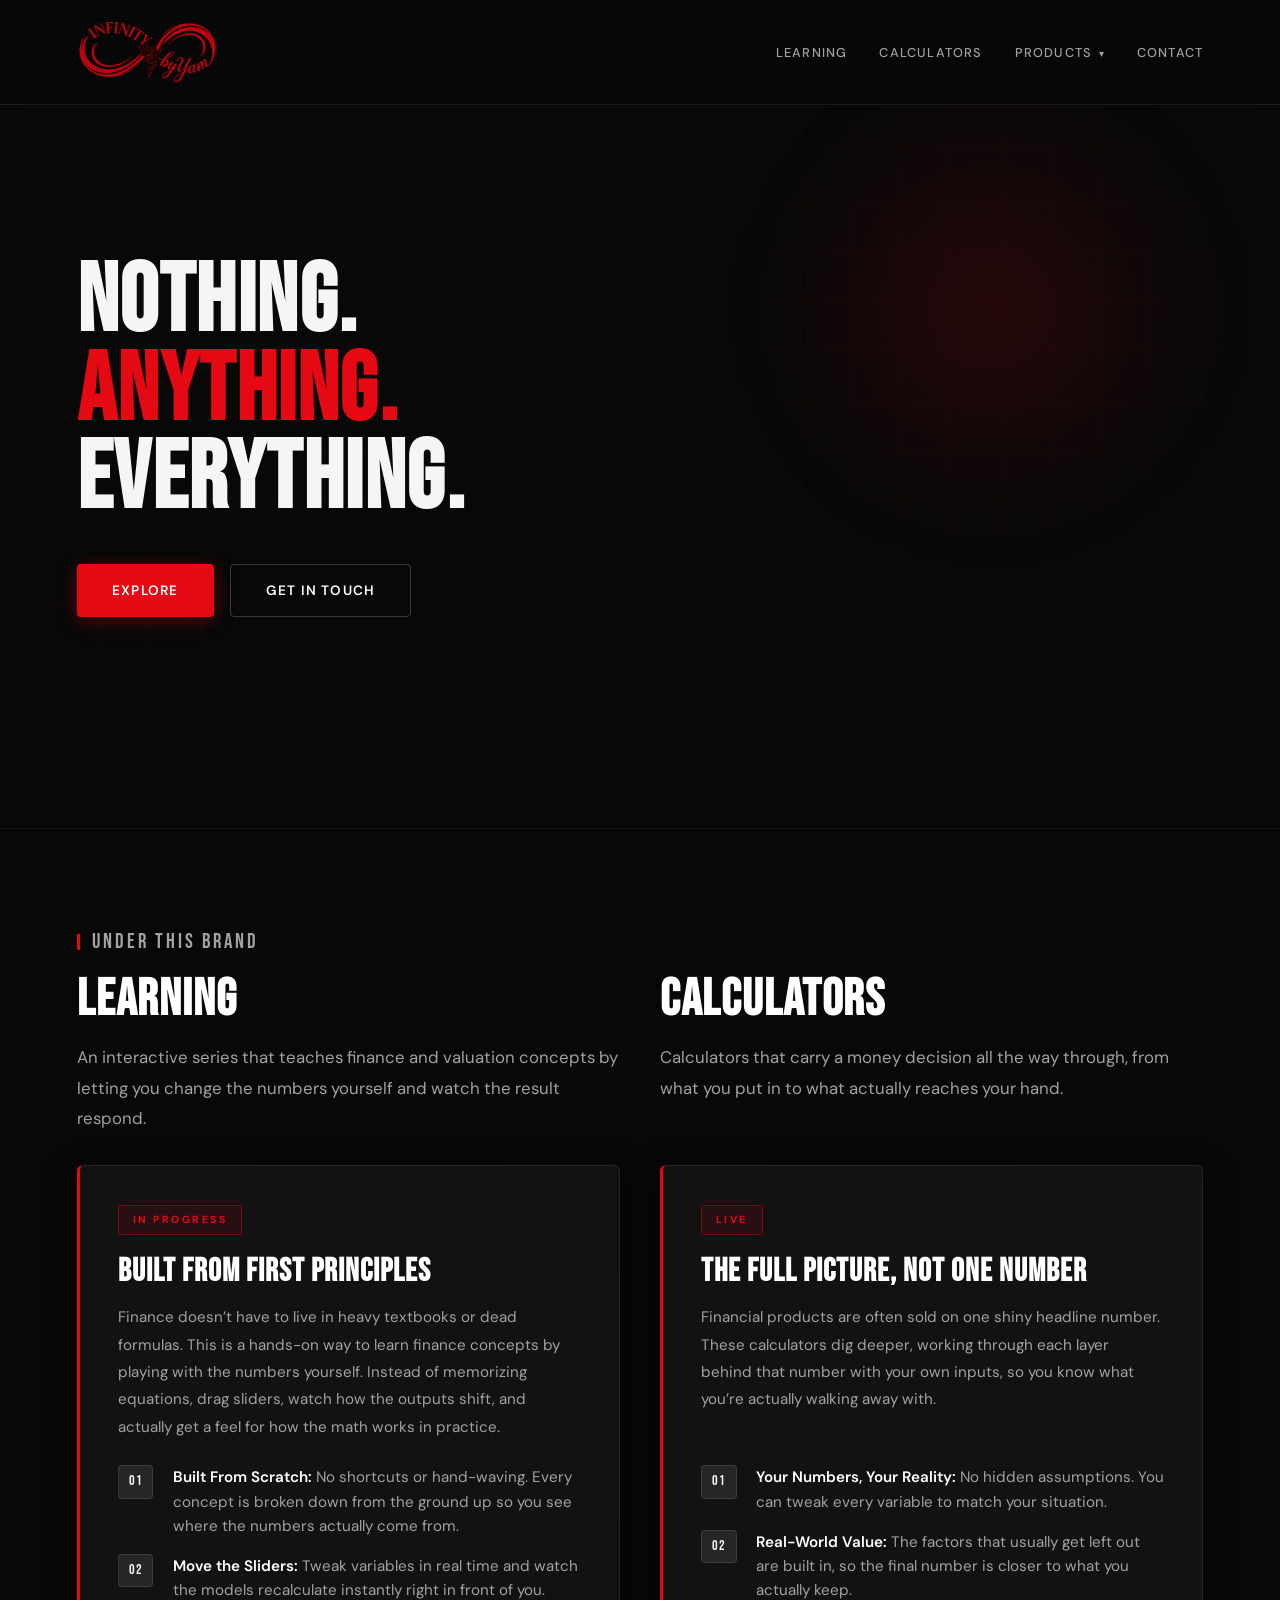
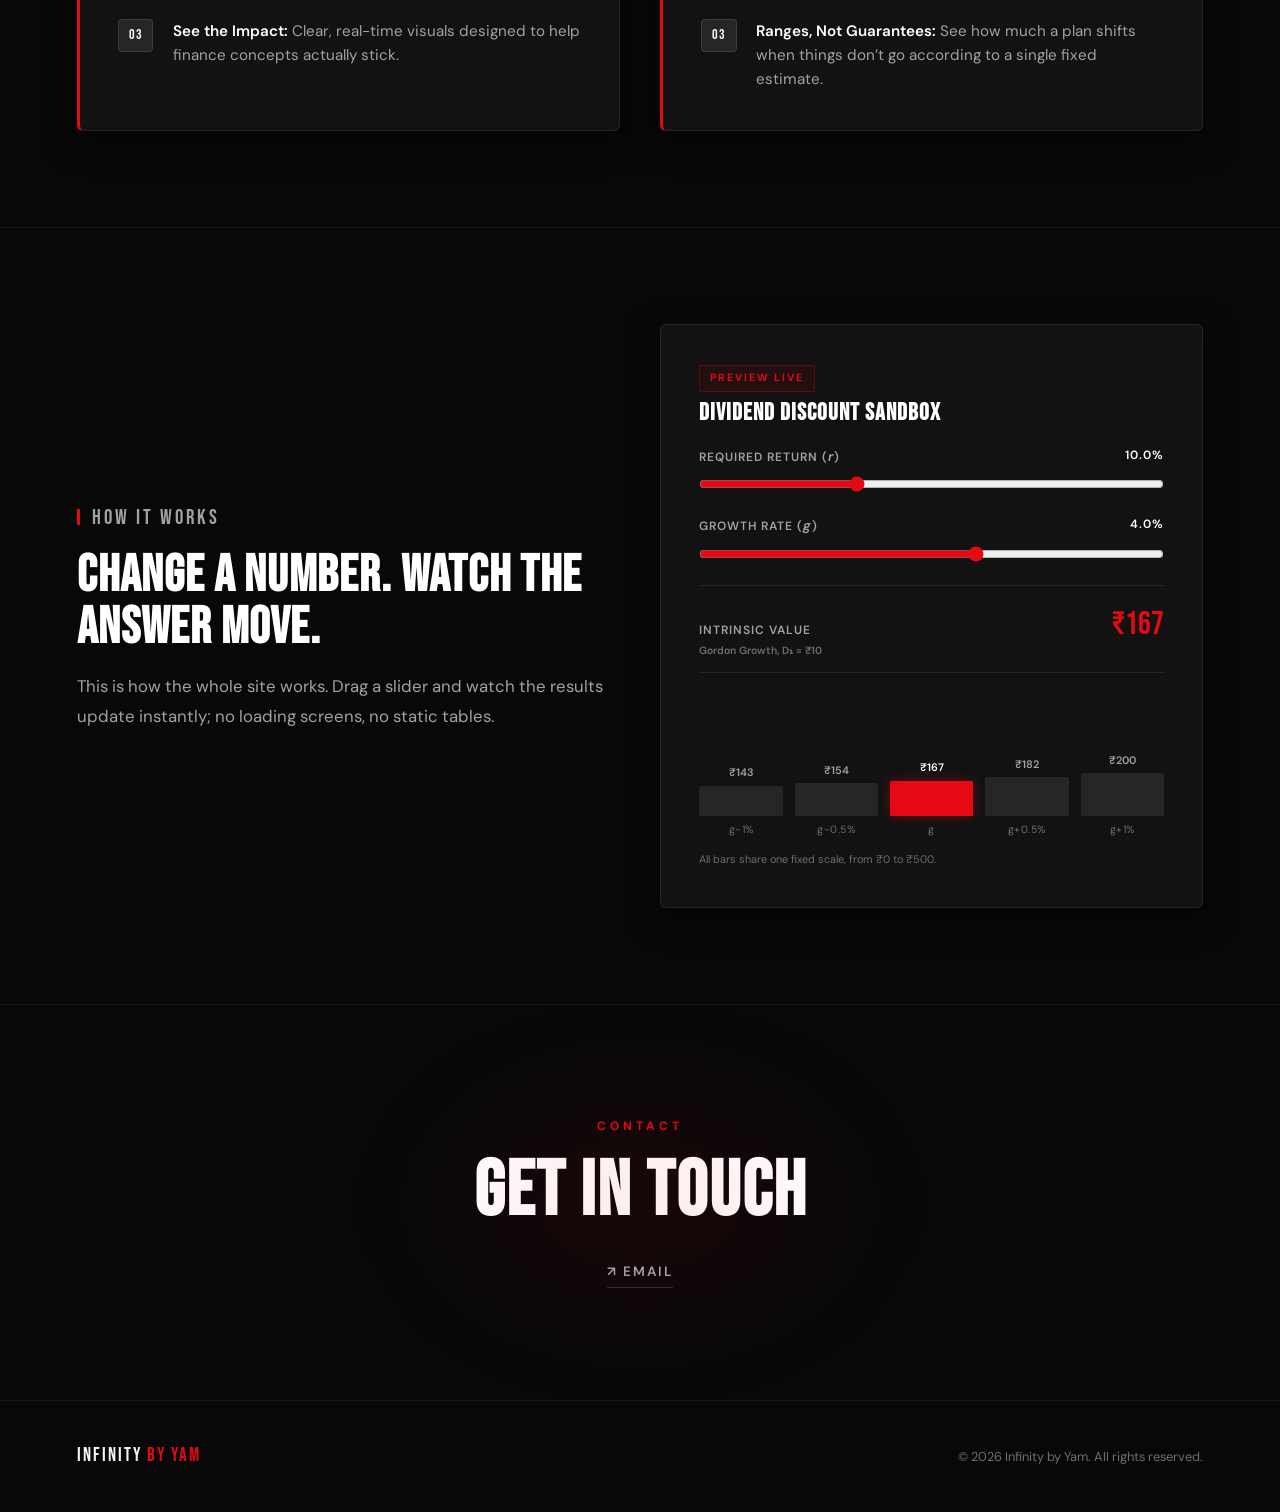
<file: index.html>
<!DOCTYPE html>
<html lang="en">
<head>
<meta charset="UTF-8">
<meta name="viewport" content="width=device-width, initial-scale=1.0">
<title>Infinity by Yam</title>
<meta name="description" content="Interactive finance lessons and money calculators. Change the numbers yourself and watch the answer move.">
<meta property="og:type" content="website">
<meta property="og:site_name" content="Infinity by Yam">
<meta property="og:title" content="Infinity by Yam">
<meta property="og:description" content="Interactive finance lessons and money calculators. Change the numbers yourself and watch the answer move.">
<meta property="og:url" content="https://infinitybyyam.github.io/">
<meta property="og:image" content="https://infinitybyyam.github.io/nav-mark.png">
<meta property="og:image:width" content="1600">
<meta property="og:image:height" content="724">
<meta property="og:image:alt" content="Infinity by Yam logo">
<meta name="twitter:card" content="summary_large_image">
<meta name="twitter:title" content="Infinity by Yam">
<meta name="twitter:description" content="Interactive finance lessons and money calculators. Change the numbers yourself and watch the answer move.">
<meta name="twitter:image" content="https://infinitybyyam.github.io/nav-mark.png">
<link rel="canonical" href="https://infinitybyyam.github.io/">
<link rel="icon" type="image/png" sizes="32x32" href="favicon-32.png">
<link rel="icon" type="image/png" sizes="16x16" href="favicon-16.png">
<link rel="apple-touch-icon" sizes="180x180" href="favicon-180.png">
<link rel="preconnect" href="https://fonts.googleapis.com">
<link href="https://fonts.googleapis.com/css2?family=Bebas+Neue&family=DM+Sans:wght@300;400;500;600&display=swap" rel="stylesheet">
<style>
  *, *::before, *::after { box-sizing: border-box; margin: 0; padding: 0; }

  :root {
    --red: #E50914;
    --red-dark: #b00710;
    --black: #080808;
    --surface: #121212;
    --surface2: #1a1a1a;
    --surface3: #262626;
    --text: #f5f5f7;
    --muted: #a1a1a6;
    --faint: #6e6e73;
    color-scheme: dark;
  }

  /* Anchor jumps stop just below the fixed header. The script at the end of
     the page measures the real header height and updates --nav-h. */
  html { --nav-h: 106px; scroll-behavior: smooth; scroll-padding-top: calc(var(--nav-h) + 16px); }

  body {
    background: var(--black);
    color: var(--text);
    font-family: 'DM Sans', sans-serif;
    font-size: 16px;
    line-height: 1.6;
    overflow-x: hidden;
  }

  a { -webkit-tap-highlight-color: transparent; }
  a:focus-visible, button:focus-visible { outline: 2px solid var(--red); outline-offset: 3px; }

  /* ── NAV ── */
  nav {
    position: fixed;
    top: 0; left: 0; right: 0;
    z-index: 100;
    display: flex;
    justify-content: space-between;
    align-items: center;
    padding: 1.25rem 6%;
    background: rgba(8,8,8,0.85);
    backdrop-filter: blur(12px);
    -webkit-backdrop-filter: blur(12px);
    border-bottom: 1px solid rgba(255,255,255,0.08);
  }

  .nav-logo {
    display: flex;
    align-items: center;
    gap: 0.6rem;
    text-decoration: none;
  }

  .nav-logo-img { height: 64px; width: auto; flex-shrink: 0; }

  .nav-links {
    display: flex;
    gap: 2rem;
    list-style: none;
  }

  .nav-links a {
    color: var(--muted);
    text-decoration: none;
    font-size: 0.8rem;
    font-weight: 500;
    letter-spacing: 1.2px;
    text-transform: uppercase;
    transition: color 0.2s ease;
  }

  .nav-links a:hover, .nav-links a:focus-visible { color: var(--text); }

  /* ── PRODUCTS MENU (header only) ── */
  .nav-links > li { position: relative; }

  .nav-drop-btn {
    background: none;
    border: none;
    padding: 0;
    cursor: pointer;
    color: var(--muted);
    font-family: 'DM Sans', sans-serif;
    font-size: 0.8rem;
    font-weight: 500;
    letter-spacing: 1.2px;
    text-transform: uppercase;
    line-height: inherit;
    display: inline-flex;
    align-items: center;
    gap: 0.4rem;
    transition: color 0.2s ease;
  }

  .nav-drop-btn:hover, .nav-drop-btn[aria-expanded="true"] { color: var(--text); }
  .nav-drop-btn .caret { font-size: 0.6rem; transition: transform 0.2s ease; }
  .nav-drop-btn[aria-expanded="true"] .caret { transform: rotate(180deg); }

  .nav-menu {
    display: none;
    position: absolute;
    top: calc(100% + 1.1rem);
    right: 0;
    min-width: 230px;
    list-style: none;
    background: var(--surface);
    border: 1px solid rgba(255,255,255,0.08);
    border-top: 2px solid var(--red);
    border-radius: 4px;
    padding: 0.4rem 0;
    box-shadow: 0 10px 30px rgba(0,0,0,0.6);
  }

  .nav-menu.open { display: block; }

  .nav-menu .item {
    display: flex;
    justify-content: space-between;
    align-items: center;
    gap: 1rem;
    width: 100%;
    padding: 0.75rem 1.1rem;
    background: none;
    border: none;
    text-align: left;
    color: var(--muted);
    font-family: 'DM Sans', sans-serif;
    font-size: 0.75rem;
    font-weight: 500;
    letter-spacing: 1.2px;
    text-transform: uppercase;
    cursor: pointer;
    transition: color 0.2s ease;
  }

  .nav-menu button.item:hover, .nav-menu button.item[aria-expanded="true"] { color: var(--text); }
  .nav-menu button.item .caret { font-size: 0.6rem; color: var(--red); transition: transform 0.2s ease; }
  .nav-menu button.item[aria-expanded="true"] .caret { transform: rotate(90deg); }

  /* Affiliated: shown, dimmed, not clickable */
  .nav-menu .item.dim { color: var(--faint); opacity: 0.45; cursor: not-allowed; }

  .nav-sub {
    display: none;
    list-style: none;
    margin: 0 1.1rem 0.4rem;
    border-left: 2px solid var(--red);
  }

  .nav-sub.open { display: block; }

  .nav-sub a {
    display: block;
    padding: 0.55rem 0.9rem;
    font-size: 0.75rem;
  }

  /* ── HERO ── */
  .hero {
    min-height: 92vh;
    position: relative;
    display: flex;
    align-items: center;
    padding: 8rem 6% 5rem;
    overflow: hidden;
  }

  .hero-grid {
    position: absolute;
    inset: 0;
    background-image:
      linear-gradient(rgba(229,9,20,0.04) 1px, transparent 1px),
      linear-gradient(90deg, rgba(229,9,20,0.04) 1px, transparent 1px);
    background-size: 50px 50px;
    z-index: 0;
  }

  .hero-accent {
    position: absolute;
    top: 10%;
    right: 5%;
    width: 450px;
    height: 450px;
    background: radial-gradient(circle, rgba(229,9,20,0.15) 0%, transparent 70%);
    z-index: 0;
    filter: blur(40px);
  }

  .hero-content {
    position: relative;
    z-index: 2;
    width: 100%;
  }

  .unified-text {
    font-family: 'DM Sans', sans-serif;
    font-style: normal;
    font-weight: 400;
    font-size: 0.95rem;
    line-height: 1.8;
    color: var(--muted);
    text-align: left;
  }

  .hero-stack {
    font-family: 'Bebas Neue', sans-serif;
    font-size: clamp(3rem, 7.5vw, 6rem);
    line-height: 0.92;
    letter-spacing: 1.5px;
    margin-bottom: 2.5rem;
  }

  .hero-stack .line { display: block; }
  .hero-stack .accent { color: var(--red); }

  .hero-btns { display: flex; flex-wrap: wrap; gap: 1rem; }

  .btn-primary, .btn-outline {
    display: inline-flex;
    align-items: center;
    gap: 0.5rem;
    padding: 0.9rem 2.2rem;
    font-family: 'DM Sans', sans-serif;
    font-size: 0.85rem;
    font-weight: 600;
    letter-spacing: 1.2px;
    text-transform: uppercase;
    text-decoration: none;
    cursor: pointer;
    border-radius: 4px;
    transition: all 0.2s ease;
  }

  .btn-primary {
    background: var(--red);
    color: #fff;
    border: none;
    box-shadow: 0 4px 20px rgba(229,9,20,0.3);
  }
  .btn-primary:hover { background: var(--red-dark); transform: translateY(-2px); box-shadow: 0 6px 25px rgba(229,9,20,0.4); }

  .btn-outline {
    background: transparent;
    color: #fff;
    border: 1.5px solid rgba(255,255,255,0.2);
  }
  .btn-outline:hover { border-color: #fff; background: rgba(255,255,255,0.05); transform: translateY(-2px); }

  /* ── SECTION LABEL ── */
  .section-label {
    font-family: 'Bebas Neue', sans-serif;
    font-size: 1.3rem;
    letter-spacing: 3px;
    color: var(--muted);
    margin-bottom: 1rem;
    display: flex;
    align-items: center;
    gap: 0.75rem;
    text-transform: uppercase;
  }

  .section-label::before {
    content: '';
    display: block;
    width: 3px;
    height: 1rem;
    background: var(--red);
    flex-shrink: 0;
  }

  /* ── LEARNING BY YAM ── */
  .learning-section { padding: 6rem 6%; border-top: 1px solid rgba(255,255,255,0.06); }

  .learning-grid {
    display: grid;
    grid-template-columns: 1fr 1fr;
    gap: 2.5rem;
    align-items: stretch;
  }

  .status-card {
    background: var(--surface);
    border: 1px solid rgba(255,255,255,0.08);
    border-left: 3px solid var(--red);
    padding: clamp(2rem, 3vw, 2.5rem);
    border-radius: 6px;
    box-shadow: 0 10px 30px rgba(0,0,0,0.5);
    display: flex;
    flex-direction: column;
    justify-content: space-between;
    height: 100%;
  }

  .status-badge {
    display: inline-block;
    border: 1px solid rgba(229,9,20,0.4);
    background: rgba(229,9,20,0.1);
    color: var(--red);
    font-size: 0.65rem;
    font-weight: 700;
    letter-spacing: 2.5px;
    text-transform: uppercase;
    padding: 0.35rem 0.85rem;
    margin-bottom: 1.25rem;
    border-radius: 2px;
    width: fit-content;
  }

  .status-card h3 {
    font-family: 'Bebas Neue', sans-serif;
    font-size: clamp(1.6rem, 2.5vw, 2.2rem);
    line-height: 1.05;
    letter-spacing: 1px;
    margin-bottom: 1rem;
    color: #fff;
  }

  .learning-heading {
    font-family: 'Bebas Neue', sans-serif;
    font-size: clamp(2.2rem, 4vw, 3.5rem);
    line-height: 1.02;
    letter-spacing: 1px;
    margin-bottom: 1rem;
    color: #fff;
  }

  .learning-intro {
    font-size: 1.05rem;
    color: var(--muted);
    line-height: 1.8;
    max-width: 700px;
    margin-bottom: 3.5rem;
  }

  .learning-points {
    list-style: none;
    display: flex;
    flex-direction: column;
    gap: 1rem;
  }

  .learning-points li {
    display: flex;
    gap: 1.2rem;
    align-items: flex-start;
  }

  .pt-num {
    flex-shrink: 0;
    background: var(--surface3);
    color: var(--text);
    font-family: 'Bebas Neue', sans-serif;
    font-size: 0.85rem;
    letter-spacing: 1px;
    padding: 0.3rem 0.6rem;
    border-radius: 4px;
    border: 1px solid rgba(255,255,255,0.1);
  }

  .learning-points li div {
    font-size: 0.95rem;
    color: var(--muted);
    line-height: 1.6;
  }

  .learning-points strong { color: #fff; font-weight: 600; }

  /* ── SANDBOX ── */
  .sandbox-card {
    background: var(--surface);
    border: 1px solid rgba(255,255,255,0.08);
    padding: clamp(2rem, 3vw, 2.5rem);
    display: flex;
    flex-direction: column;
    justify-content: space-between;
    gap: 1rem;
    border-radius: 6px;
    box-shadow: 0 10px 30px rgba(0,0,0,0.5);
    height: 100%;
  }

  .sandbox-eyebrow {
    display: inline-block;
    font-size: 0.65rem;
    font-weight: 700;
    letter-spacing: 2px;
    text-transform: uppercase;
    color: var(--red);
    background: rgba(229,9,20,0.08);
    border: 1px solid rgba(229,9,20,0.3);
    padding: 0.25rem 0.6rem;
    margin-bottom: 0.5rem;
    border-radius: 2px;
    width: fit-content;
  }

  .sandbox-card h3 {
    font-family: 'Bebas Neue', sans-serif;
    font-size: 1.5rem;
    line-height: 1.1;
    letter-spacing: 1px;
    color: #fff;
    margin-bottom: 0.2rem;
  }

  .sandbox-control label {
    display: flex;
    justify-content: space-between;
    font-size: 0.75rem;
    font-weight: 600;
    letter-spacing: 1px;
    text-transform: uppercase;
    color: var(--muted);
    margin-bottom: 0.4rem;
  }

  .sandbox-control label .val { color: #fff; font-variant-numeric: tabular-nums; }
  /* keep the maths symbols r and g lowercase inside the capitalised label */
  .sandbox-control label .sym { text-transform: none; font-style: italic; font-size: 0.85rem; }

  .sandbox-control input[type="range"] {
    width: 100%;
    accent-color: var(--red);
    cursor: pointer;
  }

  .sandbox-output {
    display: flex;
    justify-content: space-between;
    align-items: baseline;
    border-top: 1px solid rgba(255,255,255,0.08);
    border-bottom: 1px solid rgba(255,255,255,0.08);
    padding: 0.8rem 0;
  }

  .sandbox-output-label {
    font-size: 0.75rem;
    font-weight: 600;
    letter-spacing: 1px;
    text-transform: uppercase;
    color: var(--muted);
  }

  .sandbox-output-label small {
    display: block;
    font-size: 0.65rem;
    text-transform: none;
    letter-spacing: 0;
    margin-top: 0.15rem;
    color: var(--faint);
  }

  .sandbox-output-value {
    font-family: 'Bebas Neue', sans-serif;
    font-size: 2rem;
    color: var(--red);
    font-variant-numeric: tabular-nums;
  }

  .sandbox-bars { display: flex; align-items: flex-end; gap: 0.75rem; height: 150px; padding-top: 1.3rem; }

  .bar-col {
    flex: 1;
    display: flex;
    flex-direction: column;
    align-items: center;
    justify-content: flex-end;
    height: 100%;
    gap: 0.4rem;
  }

  .bar {
    width: 100%;
    background: var(--surface3);
    min-height: 4px;
    border-radius: 2px 2px 0 0;
    transition: height 0.2s ease, background 0.2s ease;
  }

  .bar-track { position: relative; flex: 1; width: 100%; min-height: 0; }
  .bar-track .bar { position: absolute; left: 0; right: 0; bottom: 0; }

  .bar-col.current .bar { background: var(--red); box-shadow: 0 0 12px rgba(229,9,20,0.4); }
  .bar-col > span { font-size: 0.65rem; color: var(--faint); letter-spacing: 0.5px; white-space: nowrap; }

  /* rupee value printed just above each bar */
  .bar-val {
    position: absolute;
    bottom: 100%;
    left: 50%;
    transform: translateX(-50%);
    margin-bottom: 0.25rem;
    font-size: 0.68rem;
    font-weight: 600;
    font-style: normal;
    color: var(--muted);
    white-space: nowrap;
    font-variant-numeric: tabular-nums;
  }
  .bar-col.current .bar-val { color: #fff; }
  /* a bar taller than the chart's ceiling is drawn full height with a fading top */
  .bar.capped { background-image: linear-gradient(to bottom, rgba(8,8,8,0.85), transparent 35%); }

  .sandbox-scale { font-size: 0.68rem; color: var(--faint); margin-top: -0.25rem; }

  /* Learning and Calculators side by side: both columns share the same rows
     (heading, intro, card text, card list) so the two panels match in size
     and their numbered lists start on the same line. */
  .brand-grid { grid-template-rows: auto auto auto 1fr; row-gap: 0; }
  .brand-col { display: grid; grid-row: span 4; grid-template-rows: subgrid; min-width: 0; }
  .brand-col .learning-intro { margin-bottom: 2rem; }
  .brand-col .status-card {
    grid-row: span 2;
    display: grid;
    grid-template-rows: subgrid;
    grid-template-columns: minmax(0, 1fr);
    justify-content: normal;
    row-gap: 1.5rem;
    height: auto;
  }
  .brand-col .learning-points { align-self: start; }

  .preview-text { align-self: center; min-width: 0; }
  .preview-text .learning-intro { margin-bottom: 0; }

  @media (max-width: 900px) {
    .learning-grid { grid-template-columns: 1fr; }
    .brand-grid { grid-template-rows: none; row-gap: 2.5rem; }
    .brand-col { display: flex; flex-direction: column; grid-row: auto; }
    .brand-col .status-card { display: flex; flex-direction: column; justify-content: flex-start; }
  }

  /* ── CONTACT ── */
  .contact-section {
    padding: 7rem 6%;
    text-align: center;
    position: relative;
    overflow: hidden;
    border-top: 1px solid rgba(255,255,255,0.06);
  }

  .contact-section::before {
    content: '';
    position: absolute;
    top: 50%; left: 50%;
    transform: translate(-50%, -50%);
    width: 500px;
    height: 300px;
    background: radial-gradient(ellipse, rgba(229,9,20,0.1) 0%, transparent 70%);
    pointer-events: none;
    filter: blur(50px);
  }

  .contact-pre {
    font-size: 0.75rem;
    font-weight: 700;
    letter-spacing: 4px;
    text-transform: uppercase;
    color: var(--red);
    margin-bottom: 1.25rem;
  }

  .contact-headline {
    font-family: 'Bebas Neue', sans-serif;
    font-size: clamp(2.8rem, 6vw, 5rem);
    line-height: 0.95;
    margin-bottom: 2rem;
    letter-spacing: 2px;
    color: #fff;
  }

  .contact-links {
    position: relative;
    display: flex;
    justify-content: center;
    gap: 2rem;
    flex-wrap: wrap;
  }

  .contact-link {
    display: inline-flex;
    align-items: center;
    gap: 0.5rem;
    font-size: 0.85rem;
    font-weight: 600;
    letter-spacing: 2px;
    text-transform: uppercase;
    color: var(--muted);
    text-decoration: none;
    padding-bottom: 0.3rem;
    border-bottom: 1px solid rgba(255,255,255,0.15);
    transition: all 0.2s ease;
  }

  .contact-link:hover, .contact-link:focus-visible { color: #fff; border-color: #fff; }

  /* ── FOOTER ── */
  footer {
    padding: 2.5rem 6%;
    border-top: 1px solid rgba(255,255,255,0.06);
    display: flex;
    justify-content: space-between;
    align-items: center;
    flex-wrap: wrap;
    gap: 1rem;
  }

  .footer-logo {
    font-family: 'Bebas Neue', sans-serif;
    font-size: 1.2rem;
    color: var(--text);
    letter-spacing: 2px;
  }
  .footer-logo span { color: var(--red); }

  .footer-copy {
    font-size: 0.8rem;
    color: var(--faint);
  }

  /* ── RESPONSIVE ── */
  @media (max-width: 768px) {
    /* Header matches the Learning page: logo centred, links centred under it */
    nav {
      flex-direction: column;
      gap: 0.75rem;
      padding: 1rem 5%;
    }

    .nav-logo-img { height: 48px; }

    .nav-links {
      gap: 1.25rem;
      flex-wrap: wrap;
      justify-content: center;
      row-gap: 0.3rem;
    }

    .nav-links a {
      white-space: nowrap;
      font-size: 0.72rem;
      letter-spacing: 0.8px;
    }

    /* Products menu on phones: a full-width panel just under the header */
    .nav-drop-btn { font-size: 0.72rem; letter-spacing: 0.8px; white-space: nowrap; }
    .nav-links > li { position: static; }
    .nav-menu { top: 100%; left: 5%; right: 5%; min-width: 0; }
    .nav-menu .item, .nav-sub a { padding-top: 0.85rem; padding-bottom: 0.85rem; }

    /* One side margin (5%) for every block, so all left edges line up */
    .learning-section, footer { padding-left: 5%; padding-right: 5%; }

    /* Hero: starts just below the header and is only as tall as its content */
    .hero {
      min-height: 0;
      padding: calc(var(--nav-h) + 3rem) 5% 3.5rem;
    }
    .hero-stack { margin-bottom: 2rem; }

    /* Tighter, even spacing between sections on phones */
    .learning-section { padding-top: 3.5rem; padding-bottom: 3.5rem; }
    .contact-section { padding: 3.5rem 5%; }

    /* Text sized like the Learning page cards */
    .learning-intro { font-size: 0.95rem; line-height: 1.65; }
    .brand-col .learning-intro { margin-bottom: 1.5rem; }
    .unified-text { font-size: 0.92rem; line-height: 1.65; }
    .status-card h3 { margin-bottom: 0.75rem; }
    .learning-points { gap: 0.85rem; }
    .learning-points li { gap: 0.9rem; }
    .learning-points li div { font-size: 0.9rem; line-height: 1.55; }
  }

  @media (max-width: 480px) {
    /* a little more room for text inside the cards on phones */
    .status-card, .sandbox-card { padding: 1.5rem 1.25rem; }
    .sandbox-bars { gap: 0.5rem; }

    /* Hero buttons side by side at equal width */
    .hero-btns { display: grid; grid-template-columns: 1fr 1fr; gap: 0.75rem; }
    .hero-btns a { justify-content: center; padding: 0.9rem 0.75rem; white-space: nowrap; }
  }
</style>
</head>
<body>


<!-- NAV -->
<nav>
  <a href="#" class="nav-logo">
    <img class="nav-logo-img" src="nav-mark.png" alt="Infinity by Yam">
  </a>
  <ul class="nav-links">
    <li><a href="https://infinitybyyam.github.io/Learning/">Learning</a></li>
    <li><a href="https://infinitybyyam.github.io/Calculators/">Calculators</a></li>
    <li>
      <button class="nav-drop-btn" id="products-btn" type="button" aria-expanded="false" aria-controls="products-menu">Products <span class="caret">▾</span></button>
      <ul class="nav-menu" id="products-menu">
        <li>
          <button class="item" id="nonaff-btn" type="button" aria-expanded="false" aria-controls="nonaff-sub">Non-affiliated <span class="caret">▸</span></button>
          <ul class="nav-sub" id="nonaff-sub">
            <li><a href="https://infinitybyyam.github.io/Products/credit_card_finder.html">Credit Card Finder</a></li>
          </ul>
        </li>
        <li><span class="item dim" aria-disabled="true">Affiliated</span></li>
      </ul>
    </li>
    <li><a href="#contact">Contact</a></li>
  </ul>
</nav>

<!-- HERO -->
<section class="hero">
  <div class="hero-grid"></div>
  <div class="hero-accent"></div>
  <div class="hero-content">
    <h1 class="hero-stack">
      <span class="line">NOTHING.</span>
      <span class="line accent">ANYTHING.</span>
      <span class="line">EVERYTHING.</span>
    </h1>
    <div class="hero-btns">
      <a href="#learning" class="btn-primary">Explore</a>
      <a href="#contact" class="btn-outline">Get In Touch</a>
    </div>
  </div>
</section>

<!-- LEARNING AND CALCULATORS -->
<section class="learning-section" id="learning">
  <div class="section-label">Under this brand</div>
  <div class="learning-grid brand-grid">
    <div class="brand-col">
      <h2 class="learning-heading">
      <a href="https://infinitybyyam.github.io/Learning/" style="color: inherit; text-decoration: none; transition: color 0.2s ease;" onmouseover="this.style.color='var(--red)'" onmouseout="this.style.color='inherit'">Learning</a>
    </h2>
      <p class="learning-intro">An interactive series that teaches finance and valuation concepts by letting you change the numbers yourself and watch the result respond.</p>
      <div class="status-card">
        <div>
          <div class="status-badge">In Progress</div>
          <h3>Built from first principles</h3>
          <p class="unified-text">Finance doesn’t have to live in heavy textbooks or dead formulas. This is a hands-on way to learn finance concepts by playing with the numbers yourself. Instead of memorizing equations, drag sliders, watch how the outputs shift, and actually get a feel for how the math works in practice.</p>
        </div>
        <ol class="learning-points">
          <li><span class="pt-num">01</span><div><strong>Built From Scratch:</strong> No shortcuts or hand-waving. Every concept is broken down from the ground up so you see where the numbers actually come from.</div></li>
          <li><span class="pt-num">02</span><div><strong>Move the Sliders:</strong> Tweak variables in real time and watch the models recalculate instantly right in front of you.</div></li>
          <li><span class="pt-num">03</span><div><strong>See the Impact:</strong> Clear, real-time visuals designed to help finance concepts actually stick.</div></li>
        </ol>
      </div>
    </div>
    <div class="brand-col" id="calculators">
      <h2 class="learning-heading">
      <a href="https://infinitybyyam.github.io/Calculators/" style="color: inherit; text-decoration: none; transition: color 0.2s ease;" onmouseover="this.style.color='var(--red)'" onmouseout="this.style.color='inherit'">Calculators</a>
    </h2>
      <p class="learning-intro">Calculators that carry a money decision all the way through, from what you put in to what actually reaches your hand.</p>
      <div class="status-card">
        <div>
          <div class="status-badge">Live</div>
          <h3>The full picture, not one number</h3>
          <p class="unified-text">Financial products are often sold on one shiny headline number. These calculators dig deeper, working through each layer behind that number with your own inputs, so you know what you’re actually walking away with.</p>
        </div>
        <ol class="learning-points">
          <li><span class="pt-num">01</span><div><strong>Your Numbers, Your Reality:</strong> No hidden assumptions. You can tweak every variable to match your situation.</div></li>
          <li><span class="pt-num">02</span><div><strong>Real-World Value:</strong> The factors that usually get left out are built in, so the final number is closer to what you actually keep.</div></li>
          <li><span class="pt-num">03</span><div><strong>Ranges, Not Guarantees:</strong> See how much a plan shifts when things don’t go according to a single fixed estimate.</div></li>
        </ol>
      </div>
    </div>
  </div>
</section>

<!-- INTERACTIVE PREVIEW -->
<section class="learning-section" id="preview">
  <div class="learning-grid">
    <div class="preview-text">
      <div class="section-label">How it works</div>
      <h2 class="learning-heading">Change a number. Watch the answer move.</h2>
      <p class="learning-intro">This is how the whole site works. Drag a slider and watch the results update instantly; no loading screens, no static tables.</p>
    </div>
    <div class="sandbox-card">
      <div>
        <div class="sandbox-eyebrow">Preview Live</div>
        <h3>Dividend Discount Sandbox</h3>
      </div>

      <div class="sandbox-control">
        <label for="r-slider"><span>Required Return (<i class="sym">r</i>)</span> <span class="val" id="r-value">10.0%</span></label>
        <input type="range" id="r-slider" min="8" max="14" step="0.5" value="10">
      </div>

      <div class="sandbox-control">
        <label for="g-slider"><span>Growth Rate (<i class="sym">g</i>)</span> <span class="val" id="g-value">4.0%</span></label>
        <input type="range" id="g-slider" min="1" max="6" step="0.5" value="4">
      </div>

      <div class="sandbox-output">
        <span class="sandbox-output-label">Intrinsic Value <small>Gordon Growth, D₁ = ₹10</small></span>
        <span class="sandbox-output-value" id="output-value">₹0</span>
      </div>

      <div class="sandbox-bars" id="sandbox-bars">
        <div class="bar-col"><div class="bar-track"><div class="bar" id="bar0"><em class="bar-val" id="val0"></em></div></div><span>g−1%</span></div>
        <div class="bar-col"><div class="bar-track"><div class="bar" id="bar1"><em class="bar-val" id="val1"></em></div></div><span>g−0.5%</span></div>
        <div class="bar-col current"><div class="bar-track"><div class="bar" id="bar2"><em class="bar-val" id="val2"></em></div></div><span>g</span></div>
        <div class="bar-col"><div class="bar-track"><div class="bar" id="bar3"><em class="bar-val" id="val3"></em></div></div><span>g+0.5%</span></div>
        <div class="bar-col"><div class="bar-track"><div class="bar" id="bar4"><em class="bar-val" id="val4"></em></div></div><span>g+1%</span></div>
      </div>
      <p class="sandbox-scale">All bars share one fixed scale, from ₹0 to ₹500.</p>

    </div>
  </div>
</section>

<script>
  (function () {
    var rSlider = document.getElementById('r-slider');
    var gSlider = document.getElementById('g-slider');
    var rValue = document.getElementById('r-value');
    var gValue = document.getElementById('g-value');
    var outputValue = document.getElementById('output-value');
    var D1 = 10;
    var offsets = [-1, -0.5, 0, 0.5, 1];
    var bars = offsets.map(function (_, i) { return document.getElementById('bar' + i); });
    var vals = offsets.map(function (_, i) { return document.getElementById('val' + i); });
    // Fixed chart ceiling, so bars grow and shrink as the sliders move.
    // ₹500 is the highest the middle bar can reach (r 8%, g 6%).
    var CEILING = 500;

    function fmtPct(n) { return n.toFixed(1) + '%'; }
    function fmtCurrency(n) { return '₹' + Math.round(n).toLocaleString('en-IN'); }

    function calc() {
      var r = parseFloat(rSlider.value) / 100;
      var g = parseFloat(gSlider.value) / 100;

      rValue.textContent = fmtPct(r * 100);
      gValue.textContent = fmtPct(g * 100);

      var current = D1 / (r - g);
      outputValue.textContent = fmtCurrency(current);

      var values = offsets.map(function (off) {
        var gg = g + off / 100;
        return D1 / (r - gg);
      });
      values.forEach(function (v, i) {
        var pct = Math.min(100, Math.max(3, (v / CEILING) * 100));
        bars[i].style.height = pct + '%';
        bars[i].classList.toggle('capped', v > CEILING + 0.5);
        vals[i].textContent = fmtCurrency(v);
      });
    }

    rSlider.addEventListener('input', calc);
    gSlider.addEventListener('input', calc);
    calc();
  })();
</script>


<!-- CONTACT -->
<section class="contact-section" id="contact">
  <p class="contact-pre">Contact</p>
  <h2 class="contact-headline">Get in touch</h2>
  <div class="contact-links">
    <a href="mailto:infinitybyyam@gmail.com" class="contact-link">↗ Email</a>
  </div>
</section>

<!-- FOOTER -->
<footer>
  <div class="footer-logo">INFINITY <span>BY YAM</span></div>
  <div class="footer-copy">© 2026 Infinity by Yam. All rights reserved.</div>
</footer>

<script>
  // Keep jump links (Explore, Contact) landing just below the fixed header,
  // whatever height the header ends up at on this screen.
  (function () {
    var nav = document.querySelector('nav');
    function setNavHeight() {
      document.documentElement.style.setProperty('--nav-h', nav.offsetHeight + 'px');
    }
    setNavHeight();
    window.addEventListener('resize', setNavHeight);
    window.addEventListener('load', setNavHeight);
    if (document.fonts && document.fonts.ready) document.fonts.ready.then(setNavHeight);
  })();
</script>

<script>
  // Products menu: tap or click to open; Non-affiliated opens Credit Card;
  // Affiliated is shown dimmed and does nothing. Closes on outside tap or Esc.
  (function () {
    var btn = document.getElementById('products-btn');
    var menu = document.getElementById('products-menu');
    var subBtn = document.getElementById('nonaff-btn');
    var sub = document.getElementById('nonaff-sub');

    function setOpen(open) {
      menu.classList.toggle('open', open);
      btn.setAttribute('aria-expanded', open ? 'true' : 'false');
      if (!open) {
        sub.classList.remove('open');
        subBtn.setAttribute('aria-expanded', 'false');
      }
    }

    btn.addEventListener('click', function (e) {
      e.stopPropagation();
      setOpen(!menu.classList.contains('open'));
    });

    subBtn.addEventListener('click', function (e) {
      e.stopPropagation();
      var open = !sub.classList.contains('open');
      sub.classList.toggle('open', open);
      subBtn.setAttribute('aria-expanded', open ? 'true' : 'false');
    });

    menu.addEventListener('click', function (e) { e.stopPropagation(); });
    document.addEventListener('click', function () { setOpen(false); });
    document.addEventListener('keydown', function (e) { if (e.key === 'Escape') setOpen(false); });
  })();
</script>

</body>
</html>
</file>
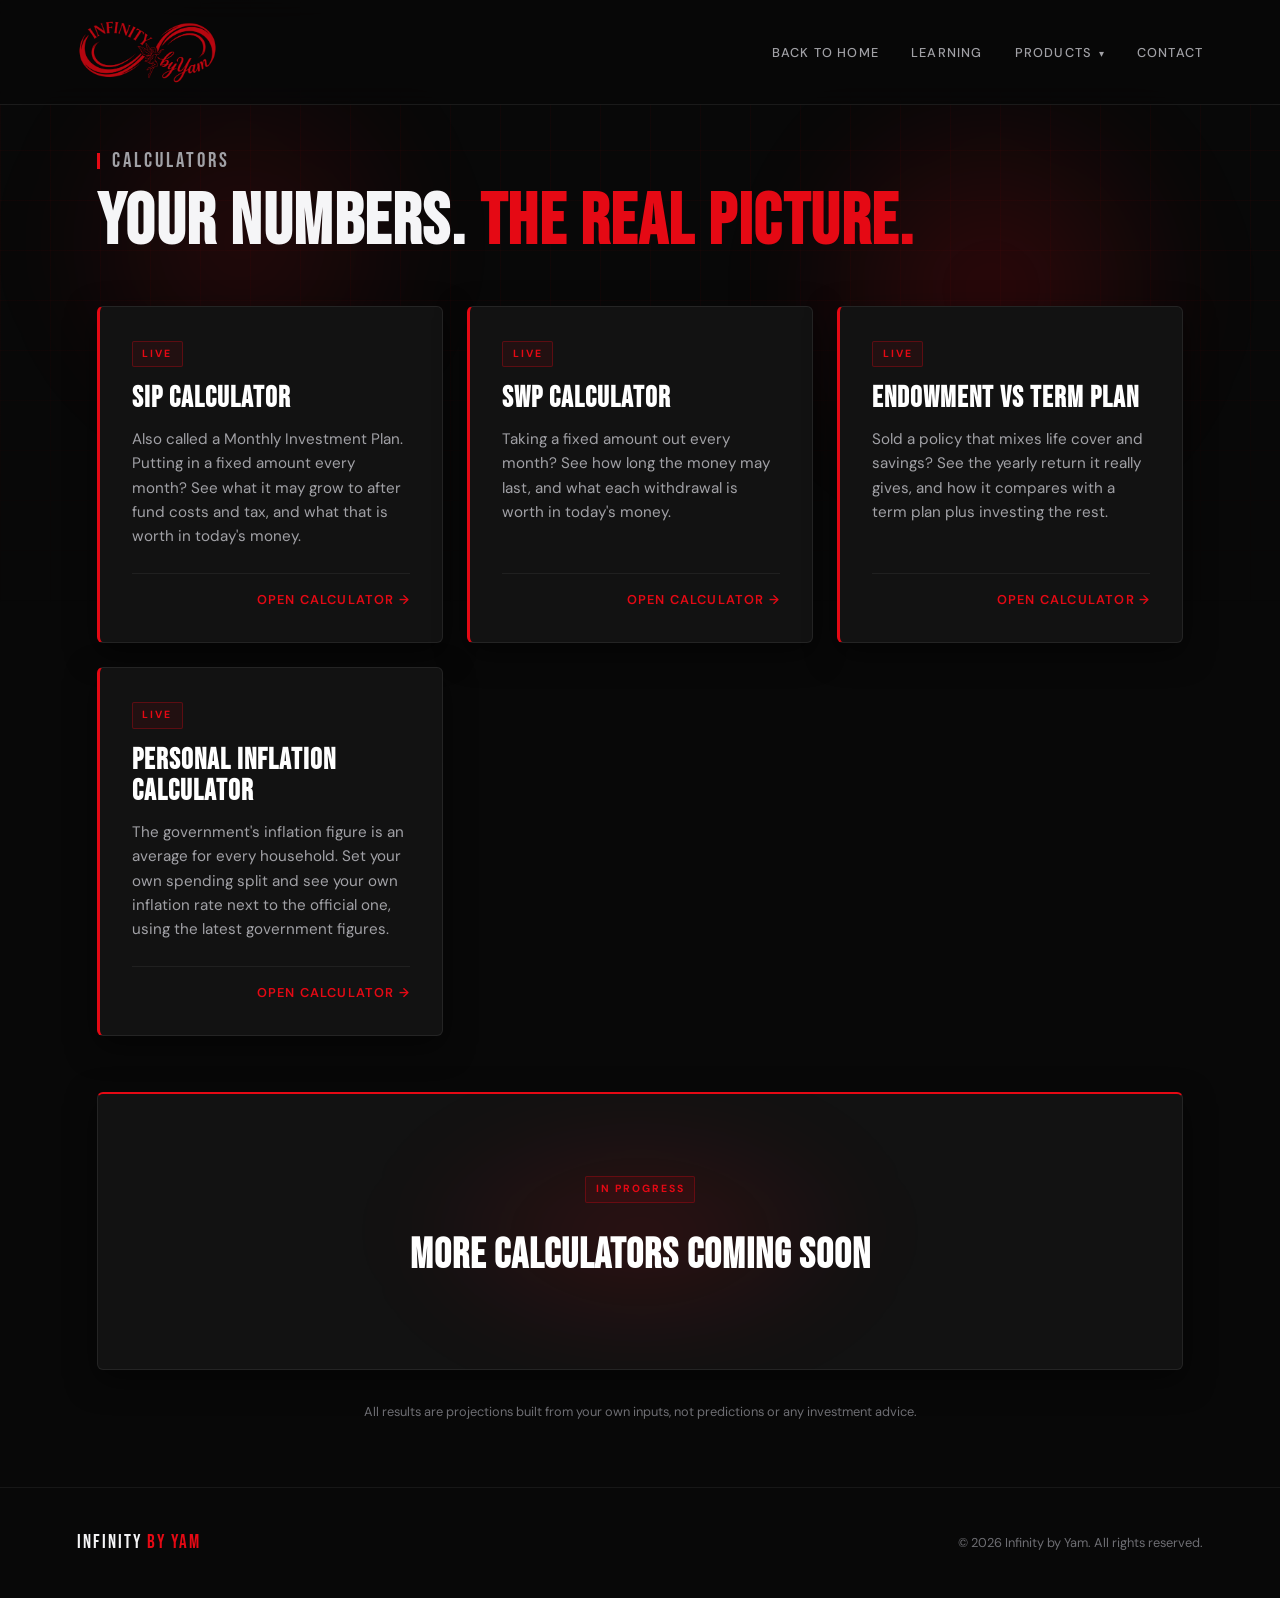
<file: Calculators/index.html>
<!DOCTYPE html>
<html lang="en">
<head>
<meta charset="UTF-8">
<meta name="viewport" content="width=device-width, initial-scale=1.0">
<title>Calculators · Infinity by Yam</title>
<link rel="icon" type="image/png" sizes="32x32" href="https://infinitybyyam.github.io/favicon-32.png">
<link rel="stylesheet" href="https://infinitybyyam.github.io/Calculators/calc-frame.css">
<style>
  /* Red grid at the top, same values as the home page and the Learning page */
  body { position: relative; }
  body::before { content: ''; position: absolute; top: 0; left: 0; right: 0; height: 620px; background-image: linear-gradient(rgba(229,9,20,0.04) 1px, transparent 1px), linear-gradient(90deg, rgba(229,9,20,0.04) 1px, transparent 1px); background-size: 50px 50px; -webkit-mask-image: linear-gradient(to bottom, #000 40%, transparent 100%); mask-image: linear-gradient(to bottom, #000 40%, transparent 100%); pointer-events: none; z-index: 0; }
  body::after { content: ''; position: absolute; top: 4rem; right: 5%; width: min(450px, 80vw); height: 450px; background: radial-gradient(circle, rgba(229,9,20,0.18) 0%, transparent 70%); filter: blur(40px); pointer-events: none; z-index: 0; }
  footer { position: relative; z-index: 1; }

  .hub-head { margin-bottom: 3rem; }
  .hub-head h1 { margin-bottom: 0; }

  .group-block { margin-bottom: 3.5rem; }

  /* CARDS */
  .calc-grid { display: grid; grid-template-columns: repeat(auto-fill, minmax(min(300px, 100%), 1fr)); gap: 1.5rem; }
  .calc-card { display: flex; flex-direction: column; justify-content: space-between; background: var(--surface); border: 1px solid var(--line); border-left: 3px solid var(--red); border-radius: 6px; padding: clamp(1.5rem, 4vw, 2rem); box-shadow: 0 10px 30px rgba(0,0,0,.5); color: inherit; text-decoration: none; min-width: 0; transition: border-color .2s, transform .2s, background .2s; }
  a.calc-card:hover, a.calc-card:focus-visible { border-color: var(--red); background: var(--surface2); transform: translateY(-2px); box-shadow: 0 10px 30px rgba(0,0,0,.5), 0 0 24px rgba(229,9,20,.18); }
  .calc-card .eyebrow { margin-bottom: 1rem; }
  .calc-card .eyebrow.soon { color: var(--faint); background: transparent; border-color: rgba(255,255,255,.15); }
  .calc-title { font-family: 'Bebas Neue', sans-serif; font-size: 1.8rem; letter-spacing: 1px; line-height: 1.1; color: #fff; margin-bottom: .75rem; }
  .calc-desc { font-size: .95rem; color: var(--muted); line-height: 1.6; margin-bottom: 1.5rem; }
  .calc-foot { display: flex; justify-content: flex-end; border-top: 1px solid rgba(255,255,255,.06); padding-top: 1rem; font-size: .8rem; font-weight: 600; letter-spacing: 1.2px; text-transform: uppercase; color: var(--red); transition: color .2s; }
  a.calc-card:hover .calc-foot, a.calc-card:focus-visible .calc-foot { color: #fff; }
  .calc-card.is-soon { opacity: .6; box-shadow: none; border-left-color: rgba(229,9,20,.4); }
  .calc-card.is-soon .calc-foot { color: var(--faint); }


  /* COMING SOON */
  .coming-soon { text-align: center; background: var(--surface); border: 1px solid var(--line); border-radius: 6px; box-shadow: 0 10px 30px rgba(0,0,0,.5); padding: clamp(3rem, 8vw, 5rem) 1.5rem; }
  .coming-soon { position: relative; overflow: hidden; border-top: 2px solid var(--red); }
  .coming-soon::before { content: ''; position: absolute; top: 50%; left: 50%; transform: translate(-50%, -50%); width: min(500px, 90vw); height: 260px; background: radial-gradient(ellipse, rgba(229,9,20,0.14) 0%, transparent 70%); filter: blur(40px); pointer-events: none; }
  .coming-soon > * { position: relative; }
  .coming-soon .eyebrow { margin-bottom: 1.25rem; }
  .coming-soon h2 { font-family: 'Bebas Neue', sans-serif; font-size: clamp(1.8rem, 4vw, 2.6rem); letter-spacing: 1px; color: #fff; }

  .hub-note { font-size: .8rem; color: var(--faint); margin-top: 2rem; text-align: center; }
</style>
</head>
<body>
<script src="https://infinitybyyam.github.io/Calculators/calc-frame.js"></script>

<main class="page">
  <div class="glow"></div>

  <header class="hub-head">
    <div class="section-label">Calculators</div>
    <h1>Your numbers. <span class="accent">The real picture.</span></h1>
  </header>

  <section class="group-block">
    <div class="calc-grid">

      <a class="calc-card" href="https://infinitybyyam.github.io/Calculators/sip_calculator.html">
        <div>
          <div class="eyebrow">Live</div>
          <h3 class="calc-title">SIP Calculator</h3>
          <p class="calc-desc">Also called a Monthly Investment Plan. Putting in a fixed amount every month? See what it may grow to after fund costs and tax, and what that is worth in today's money.</p>
        </div>
        <div class="calc-foot">Open Calculator &rarr;</div>
      </a>

      <a class="calc-card" href="https://infinitybyyam.github.io/Calculators/swp_calculator.html">
        <div>
          <div class="eyebrow">Live</div>
          <h3 class="calc-title">SWP Calculator</h3>
          <p class="calc-desc">Taking a fixed amount out every month? See how long the money may last, and what each withdrawal is worth in today's money.</p>
        </div>
        <div class="calc-foot">Open Calculator &rarr;</div>
      </a>

      <a class="calc-card" href="https://infinitybyyam.github.io/Calculators/endowment_vs_term_calculator.html">
        <div>
          <div class="eyebrow">Live</div>
          <h3 class="calc-title">Endowment vs Term Plan</h3>
          <p class="calc-desc">Sold a policy that mixes life cover and savings? See the yearly return it really gives, and how it compares with a term plan plus investing the rest.</p>
        </div>
        <div class="calc-foot">Open Calculator &rarr;</div>
      </a>

      <a class="calc-card" href="https://infinitybyyam.github.io/Calculators/personal_inflation_calculator.html">
        <div>
          <div class="eyebrow">Live</div>
          <h3 class="calc-title">Personal Inflation Calculator</h3>
          <p class="calc-desc">The government's inflation figure is an average for every household. Set your own spending split and see your own inflation rate next to the official one, using the latest government figures.</p>
        </div>
        <div class="calc-foot">Open Calculator &rarr;</div>
      </a>

    </div>
  </section>

  <section class="coming-soon">
    <div class="eyebrow">In Progress</div>
    <h2>More Calculators Coming Soon</h2>
  </section>

  <p class="hub-note">All results are projections built from your own inputs, not predictions or any investment advice.</p>
</main>

</body>
</html>
</file>
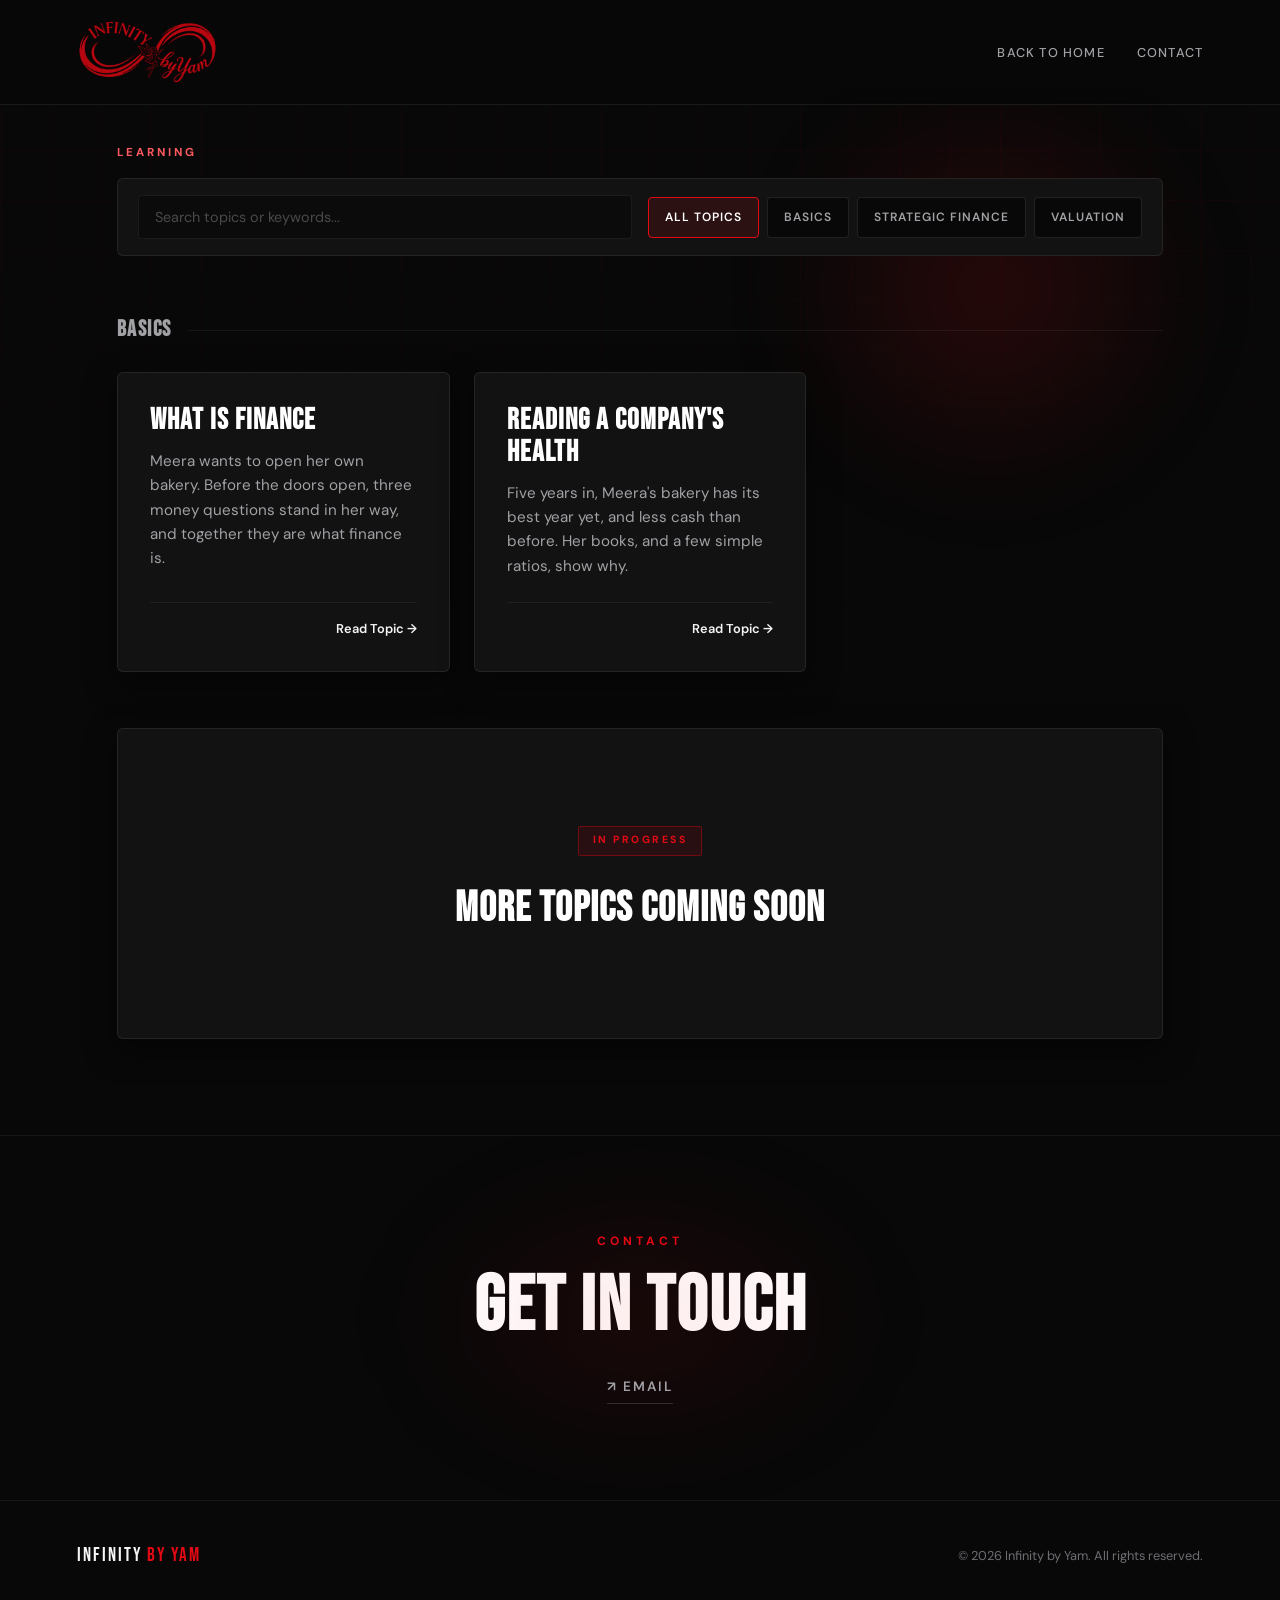
<file: Learning/index.html>
<!DOCTYPE html>
<html lang="en">
<head>
<meta charset="UTF-8">
<meta name="viewport" content="width=device-width, initial-scale=1.0">
<title>Learning by Yam &middot; Infinity by Yam</title>
<link rel="icon" type="image/png" sizes="32x32" href="../favicon-32.png">
<link rel="icon" type="image/png" sizes="16x16" href="../favicon-16.png">
<link rel="apple-touch-icon" sizes="180x180" href="../favicon-180.png">
<link rel="preconnect" href="https://fonts.googleapis.com">
<link href="https://fonts.googleapis.com/css2?family=Bebas+Neue&family=DM+Sans:wght@300;400;500;600&display=swap" rel="stylesheet">
<style>
  *, *::before, *::after { box-sizing: border-box; margin: 0; padding: 0; }

  :root {
    --red: #E50914;
    --red-dark: #b00710;
    --black: #080808;
    --surface: #121212;
    --surface2: #1a1a1a;
    --surface3: #262626;
    --text: #f5f5f7;
    --muted: #a1a1a6;
    --faint: #6e6e73;
    color-scheme: dark;
  }

  html { scroll-behavior: smooth; scroll-padding-top: 96px; }

  body {
    background: var(--black);
    color: var(--text);
    font-family: 'DM Sans', sans-serif;
    font-size: 16px;
    line-height: 1.6;
    overflow-x: hidden;
    position: relative;
  }

  /* ── RED ATMOSPHERE (same grid and glow values as the landing page) ── */
  body::before {
    content: '';
    position: absolute;
    top: 0; left: 0; right: 0;
    height: 620px;
    background-image:
      linear-gradient(rgba(229,9,20,0.04) 1px, transparent 1px),
      linear-gradient(90deg, rgba(229,9,20,0.04) 1px, transparent 1px);
    background-size: 50px 50px;
    -webkit-mask-image: linear-gradient(to bottom, #000 40%, transparent 100%);
    mask-image: linear-gradient(to bottom, #000 40%, transparent 100%);
    pointer-events: none;
    z-index: 0;
  }

  body::after {
    content: '';
    position: absolute;
    top: 4rem;
    right: 5%;
    width: min(450px, 80vw);
    height: 450px;
    background: radial-gradient(circle, rgba(229,9,20,0.15) 0%, transparent 70%);
    filter: blur(40px);
    pointer-events: none;
    z-index: 0;
  }

  .page-wrap, .contact-section, footer { position: relative; z-index: 1; }

  a { -webkit-tap-highlight-color: transparent; text-decoration: none; }
  a:focus-visible, button:focus-visible { outline: 2px solid var(--red); outline-offset: 3px; }

  /* ── NAV ── */
  nav {
    position: fixed;
    top: 0; left: 0; right: 0;
    z-index: 100;
    display: flex;
    justify-content: space-between;
    align-items: center;
    padding: 1.25rem 6%;
    background: rgba(8,8,8,0.85);
    backdrop-filter: blur(12px);
    -webkit-backdrop-filter: blur(12px);
    border-bottom: 1px solid rgba(255,255,255,0.08);
  }

  .nav-logo {
    display: flex;
    align-items: center;
    gap: 0.6rem;
    text-decoration: none;
  }

  .nav-logo-img { height: 64px; width: auto; flex-shrink: 0; }

  .nav-links {
    display: flex;
    gap: 2rem;
    list-style: none;
  }

  .nav-links a {
    color: var(--muted);
    text-decoration: none;
    font-size: 0.8rem;
    font-weight: 500;
    letter-spacing: 1.2px;
    text-transform: uppercase;
    transition: color 0.2s ease;
  }

  .nav-links a:hover, .nav-links a:focus-visible { color: var(--text); }

  /* ── MAIN CONTENT WRAPPER ── */
  .page-wrap {
    max-width: 1200px;
    margin: 0 auto;
    padding: 9rem 6% 6rem;
  }

  /* ── HUB HEADER / SEARCH BAR ── */
  .hub-header {
    padding-bottom: 1.5rem;
    margin-bottom: 2rem;
  }

  /* Small red label above the search bar, same style as "Basics" on the topic pages */
  .eyebrow {
    font-size: 0.72rem;
    font-weight: 700;
    letter-spacing: 3px;
    text-transform: uppercase;
    color: #FF5A62;
    margin-bottom: 1rem;
  }

  .filter-bar {
    display: flex;
    gap: 1rem;
    flex-wrap: wrap;
    align-items: center;
    background: var(--surface);
    border: 1px solid rgba(255,255,255,0.08);
    padding: 1rem 1.25rem;
    border-radius: 6px;
  }

  .search-input {
    flex: 1;
    min-width: 240px;
    background: var(--black);
    border: 1px solid rgba(255,255,255,0.1);
    color: var(--text);
    padding: 0.75rem 1rem;
    font-family: 'DM Sans', sans-serif;
    font-size: 0.9rem;
    border-radius: 4px;
    outline: none;
    transition: border-color 0.2s ease;
  }

  .search-input:focus { border-color: var(--red); }
  .search-input::placeholder { color: var(--faint); }
  .search-input:disabled { cursor: not-allowed; opacity: 0.6; }

  .filter-chips { display: flex; gap: 0.5rem; flex-wrap: wrap; }

  .f-chip {
    font-family: 'DM Sans', sans-serif;
    font-size: 0.75rem;
    font-weight: 600;
    letter-spacing: 1px;
    text-transform: uppercase;
    background: var(--black);
    border: 1px solid rgba(255,255,255,0.1);
    color: var(--muted);
    padding: 0.7rem 1rem;
    border-radius: 4px;
  }

  .f-chip.active { border-color: var(--red); color: #fff; background: rgba(229,9,20,0.12); }
  .f-chip:disabled { cursor: not-allowed; }

  /* ── TOPIC SECTIONS & CARDS ── */
  .module-section { margin-bottom: 3.5rem; }

  .module-heading {
    font-family: 'Bebas Neue', sans-serif;
    font-size: 1.4rem;
    letter-spacing: 1.5px;
    color: var(--muted);
    text-transform: uppercase;
    margin-bottom: 1.5rem;
    display: flex;
    align-items: center;
    gap: 1rem;
  }

  .module-heading::after { content: ""; flex: 1; height: 1px; background: rgba(255,255,255,0.06); }

  .topic-grid {
    display: grid;
    grid-template-columns: repeat(auto-fill, minmax(min(300px, 100%), 1fr));
    gap: 1.5rem;
  }

  .topic-card {
    background: var(--surface);
    border: 1px solid rgba(255,255,255,0.08);
    padding: clamp(1.5rem, 4vw, 2rem);
    border-radius: 6px;
    display: flex;
    flex-direction: column;
    justify-content: space-between;
    color: inherit;
    transition: border-color 0.2s ease, transform 0.2s ease, background 0.2s ease;
    box-shadow: 0 10px 30px rgba(0,0,0,0.5);
  }

  .topic-card:hover, .topic-card:focus-visible {
    border-color: var(--red);
    background: var(--surface2);
    transform: translateY(-2px);
  }

  .card-title {
    font-family: 'Bebas Neue', sans-serif;
    font-size: 1.8rem;
    letter-spacing: 1px;
    margin-bottom: 0.75rem;
    color: #fff;
    line-height: 1.1;
  }

  .card-desc { font-size: 0.95rem; color: var(--muted); line-height: 1.6; margin-bottom: 1.5rem; }

  .card-footer {
    display: flex;
    justify-content: flex-end;
    border-top: 1px solid rgba(255,255,255,0.06);
    padding-top: 1rem;
    font-size: 0.8rem;
  }

  .card-link-text { color: var(--text); font-weight: 600; transition: color 0.2s; }

  /* ── COMING SOON ── */
  .coming-soon {
    text-align: center;
    background: var(--surface);
    border: 1px solid rgba(255,255,255,0.08);
    border-radius: 6px;
    box-shadow: 0 10px 30px rgba(0,0,0,0.5);
    padding: clamp(3rem, 8vw, 6rem) 1.5rem;
  }

  .coming-soon-badge {
    display: inline-block;
    border: 1px solid rgba(229,9,20,0.4);
    background: rgba(229,9,20,0.1);
    color: var(--red);
    font-size: 0.65rem;
    font-weight: 700;
    letter-spacing: 2.5px;
    text-transform: uppercase;
    padding: 0.35rem 0.85rem;
    margin-bottom: 1.25rem;
    border-radius: 2px;
  }

  .coming-soon-title {
    font-family: 'Bebas Neue', sans-serif;
    font-size: clamp(1.8rem, 4vw, 2.6rem);
    letter-spacing: 1px;
    color: #fff;
  }
  .topic-card:hover .card-link-text, .topic-card:focus-visible .card-link-text { color: var(--red); }

  /* ── CONTACT SECTION ── */
  .contact-section {
    padding: 6rem 6%;
    text-align: center;
    position: relative;
    overflow: hidden;
    border-top: 1px solid rgba(255,255,255,0.06);
  }

  .contact-section::before {
    content: '';
    position: absolute;
    top: 50%; left: 50%;
    transform: translate(-50%, -50%);
    width: min(500px, 90vw);
    height: 300px;
    background: radial-gradient(ellipse, rgba(229,9,20,0.1) 0%, transparent 70%);
    pointer-events: none;
    filter: blur(50px);
  }

  .contact-pre {
    font-size: 0.75rem;
    font-weight: 700;
    letter-spacing: 4px;
    text-transform: uppercase;
    color: var(--red);
    margin-bottom: 1.25rem;
  }

  .contact-headline {
    font-family: 'Bebas Neue', sans-serif;
    font-size: clamp(2.8rem, 6vw, 5rem);
    line-height: 0.95;
    margin-bottom: 2rem;
    letter-spacing: 2px;
    color: #fff;
  }

  .contact-links {
    position: relative;
    display: flex;
    justify-content: center;
    gap: 2rem;
    flex-wrap: wrap;
  }

  .contact-link {
    display: inline-flex;
    align-items: center;
    gap: 0.5rem;
    font-size: 0.85rem;
    font-weight: 600;
    letter-spacing: 2px;
    text-transform: uppercase;
    color: var(--muted);
    text-decoration: none;
    padding-bottom: 0.3rem;
    border-bottom: 1px solid rgba(255,255,255,0.15);
    transition: all 0.2s ease;
  }

  .contact-link:hover, .contact-link:focus-visible { color: #fff; border-color: #fff; }

  /* ── FOOTER ── */
  footer {
    padding: 2.5rem 6%;
    border-top: 1px solid rgba(255,255,255,0.06);
    display: flex;
    justify-content: space-between;
    align-items: center;
    flex-wrap: wrap;
    gap: 1rem;
  }

  .footer-logo {
    font-family: 'Bebas Neue', sans-serif;
    font-size: 1.2rem;
    color: var(--text);
    letter-spacing: 2px;
  }

  .footer-logo-infinity { color: var(--text); }
  .footer-logo-byyam { color: var(--red); }

  .footer-copy {
    font-size: 0.8rem;
    color: var(--faint);
  }

  @media (max-width: 768px) {
    /* Stack logo and links vertically on mobile so they aren't cramped */
    nav {
      flex-direction: column;
      gap: 0.75rem;
      padding: 1rem 5%;
    }
    
    .nav-logo-img { 
      height: 48px; /* Slightly smaller logo for mobile */
    }

    .nav-links {
      gap: 1.25rem;
    }

    .nav-links a {
      font-size: 0.72rem;
      letter-spacing: 0.8px;
    }

    /* Reduce excessive vertical spacing on phone screens */
    .hero {
      padding: 7rem 5% 4rem; /* Cuts down the massive top/bottom gaps */
    }

    /* The nav stacks on phones and ends about 120px down, so content starts below it */
    html { scroll-padding-top: 136px; }

    .page-wrap {
      padding: 9.5rem 5% 4rem;
    }

    .contact-section {
      padding: 4rem 5%;
    }
  }
</style>
</head>
<body>

<!-- NAV -->
<nav>
  <a href="https://infinitybyyam.github.io/" class="nav-logo">
    <img class="nav-logo-img" src="../nav-mark.png" alt="Infinity by Yam">
  </a>
  <ul class="nav-links">
    <li><a href="https://infinitybyyam.github.io/">Back to Home</a></li>
    <li><a href="#contact">Contact</a></li>
  </ul>
</nav>

<div class="page-wrap">

  <!-- HUB HEADER -->
  <header class="hub-header">
    <h1 class="eyebrow">Learning</h1>
    <!-- SEARCH & CHIPS BAR (disabled until topics are published) -->
    <div class="filter-bar">
      <input type="text" class="search-input" placeholder="Search topics or keywords..." disabled>
      <div class="filter-chips">
        <button class="f-chip active" disabled>All Topics</button>
        <button class="f-chip" disabled>Basics</button>
        <button class="f-chip" disabled>Strategic Finance</button>
        <button class="f-chip" disabled>Valuation</button>
      </div>
    </div>
  </header>

  <!-- BASICS -->
  <section class="module-section" id="basics">
    <h2 class="module-heading">Basics</h2>
    <div class="topic-grid">

      <a class="topic-card" href="https://infinitybyyam.github.io/Learning/Basics/what_is_finance.html">
        <div>
          <h3 class="card-title">What Is Finance</h3>
          <p class="card-desc">Meera wants to open her own bakery. Before the doors open, three money questions stand in her way, and together they are what finance is.</p>
        </div>
        <div class="card-footer">
          <span class="card-link-text">Read Topic &rarr;</span>
        </div>
      </a>

      <a class="topic-card" href="https://infinitybyyam.github.io/Learning/Basics/reading_business_health.html">
        <div>
          <h3 class="card-title">Reading a Company's Health</h3>
          <p class="card-desc">Five years in, Meera's bakery has its best year yet, and less cash than before. Her books, and a few simple ratios, show why.</p>
        </div>
        <div class="card-footer">
          <span class="card-link-text">Read Topic &rarr;</span>
        </div>
      </a>

    </div>
  </section>

  <!-- COMING SOON -->
  <section class="coming-soon">
    <div class="coming-soon-badge">In Progress</div>
    <h2 class="coming-soon-title">More Topics Coming Soon</h2>
  </section>

</div>

<!-- CONTACT -->
<section class="contact-section" id="contact">
  <p class="contact-pre">Contact</p>
  <h2 class="contact-headline">Get in touch</h2>
  <div class="contact-links">
    <a href="mailto:infinitybyyam@gmail.com" class="contact-link">↗ Email</a>
  </div>
</section>

<!-- FOOTER -->
<footer>
  <div class="footer-logo"><span class="footer-logo-infinity">INFINITY</span> <span class="footer-logo-byyam">BY YAM</span></div>
  <div class="footer-copy">&copy; 2026 Infinity by Yam. All rights reserved.</div>
</footer>

</body>
</html>
</file>
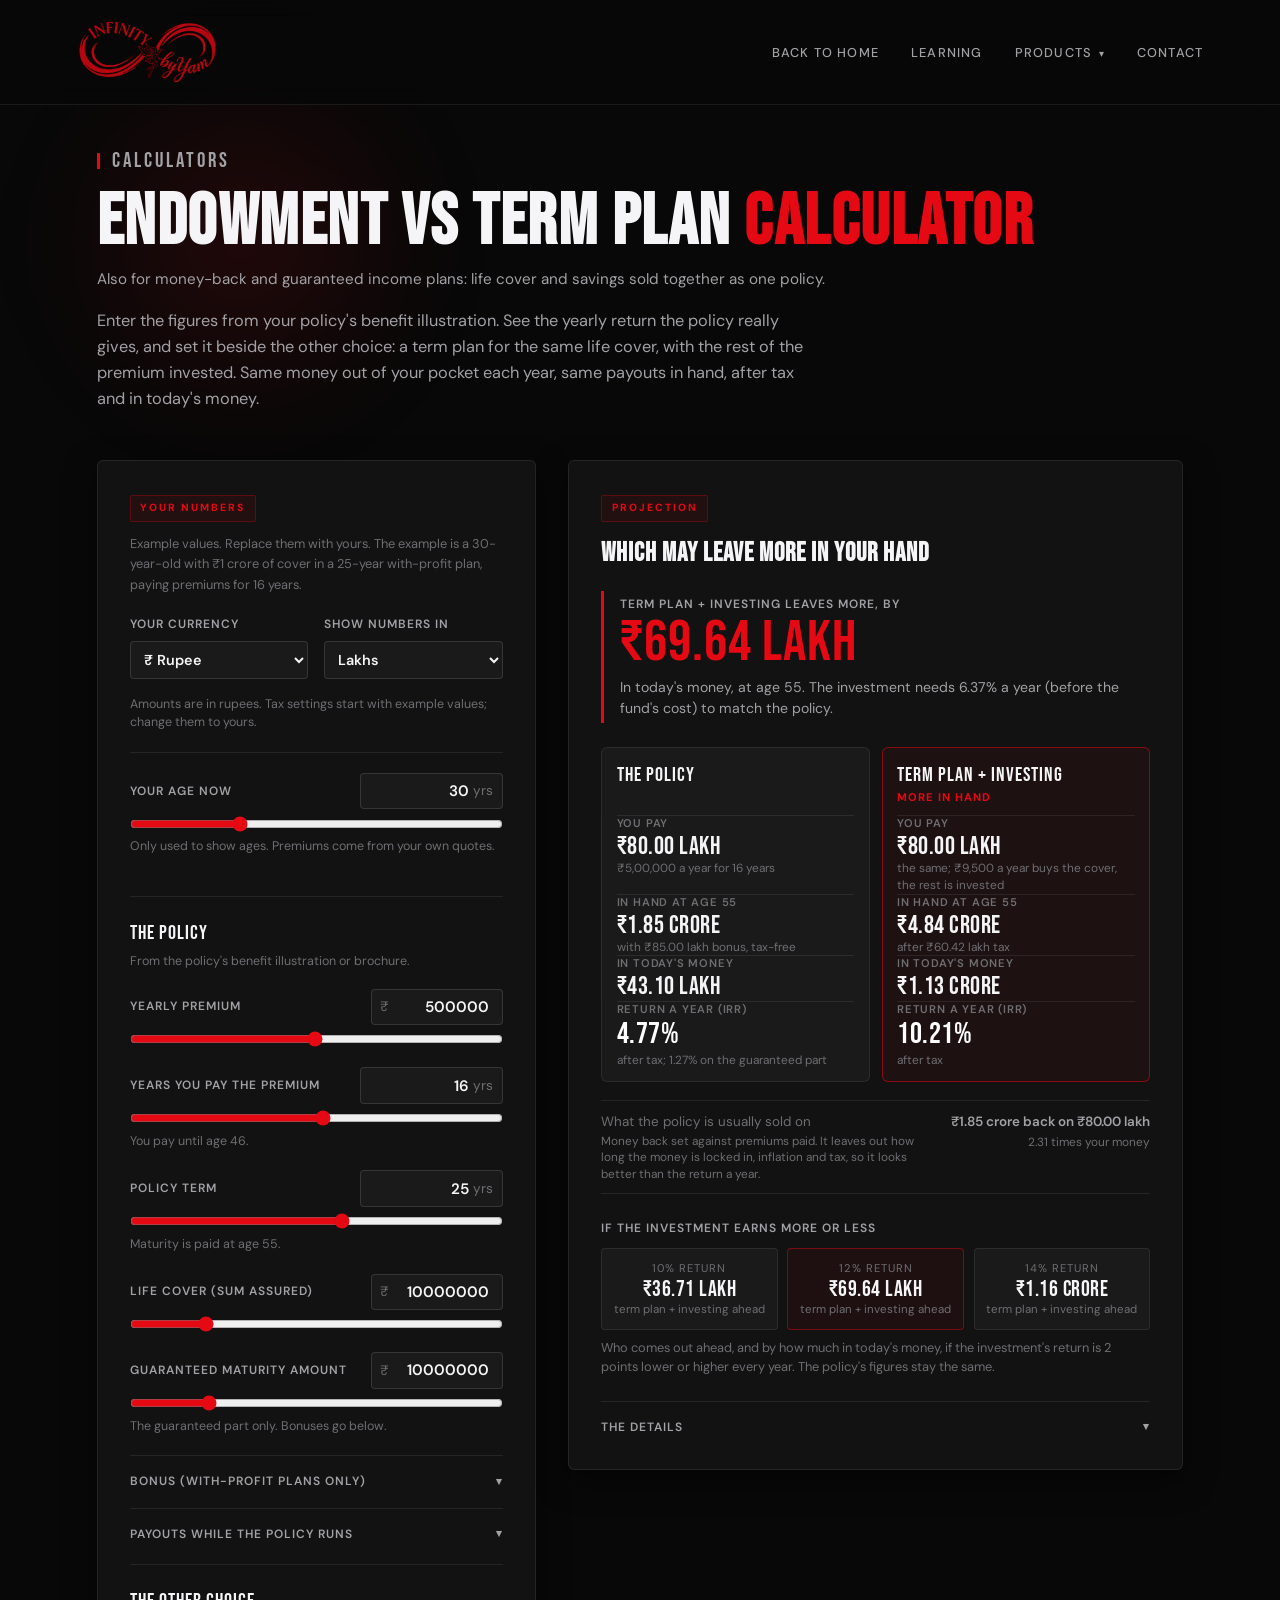
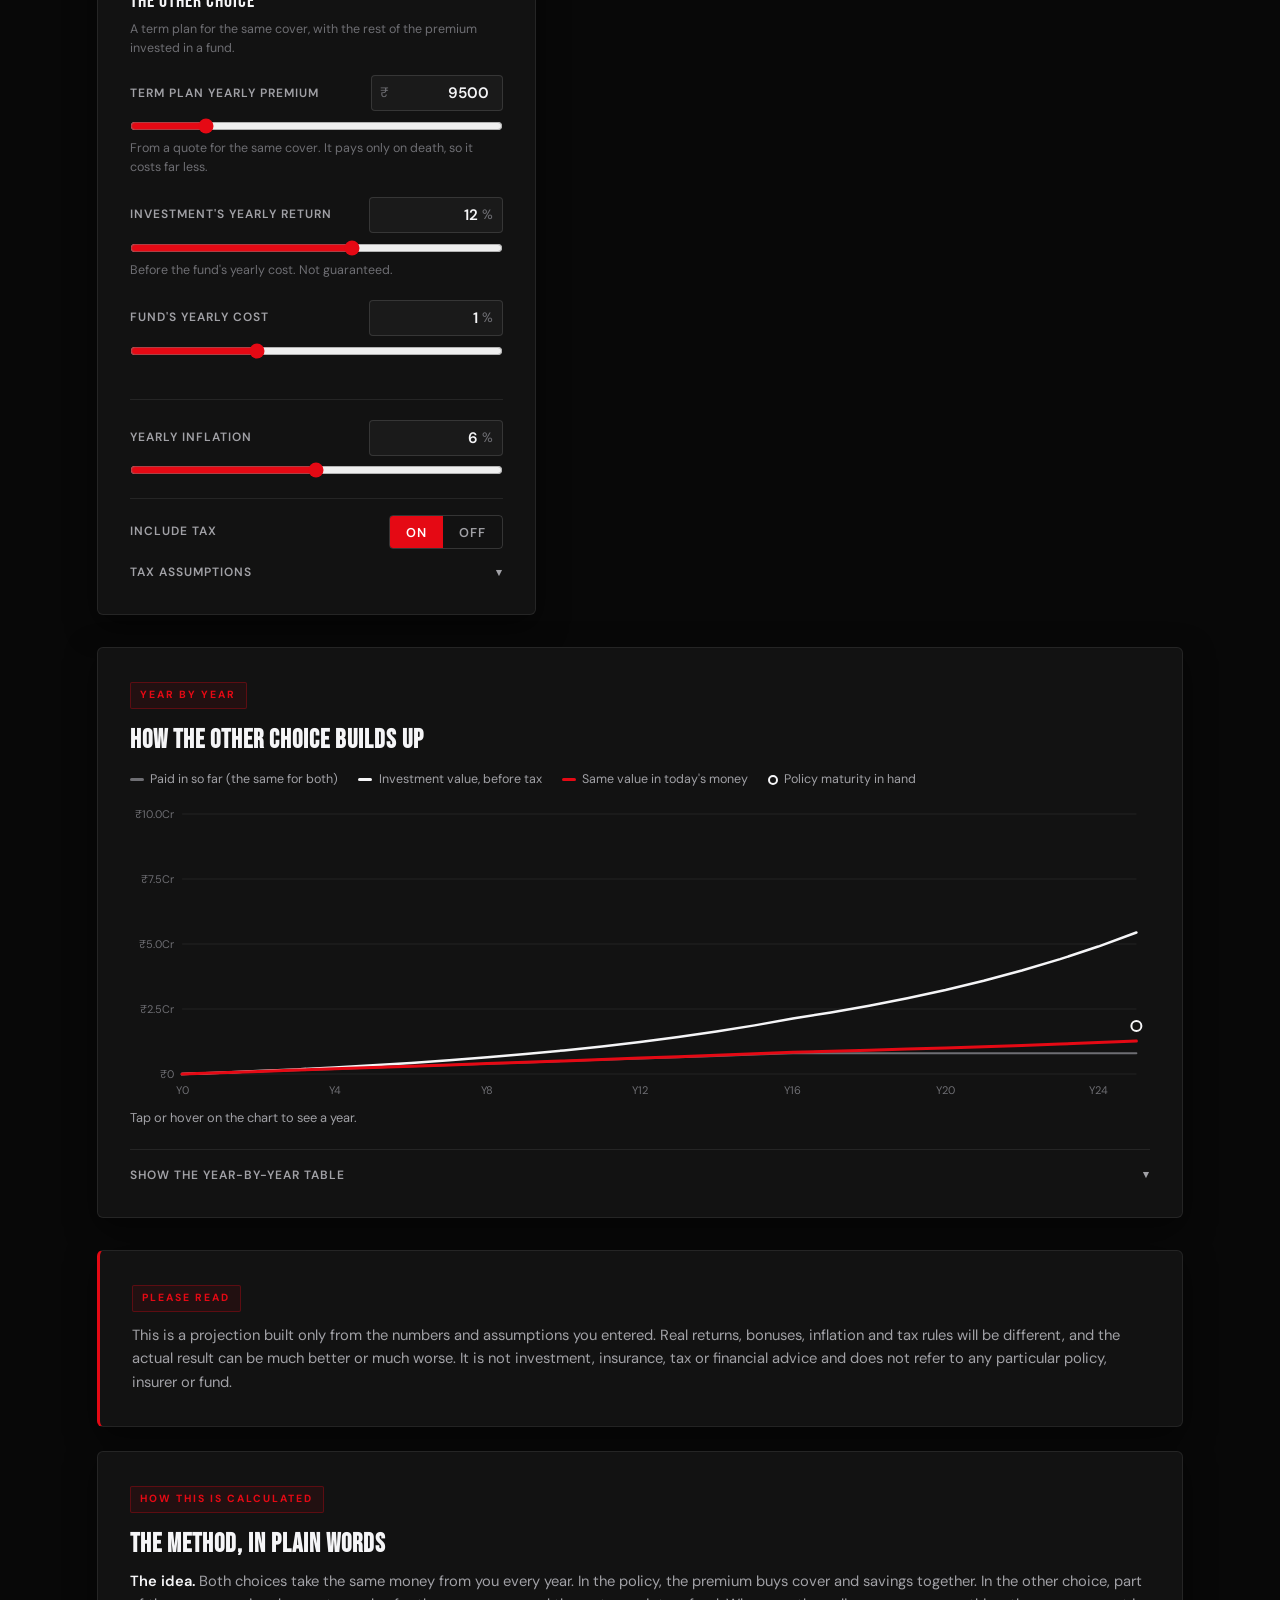
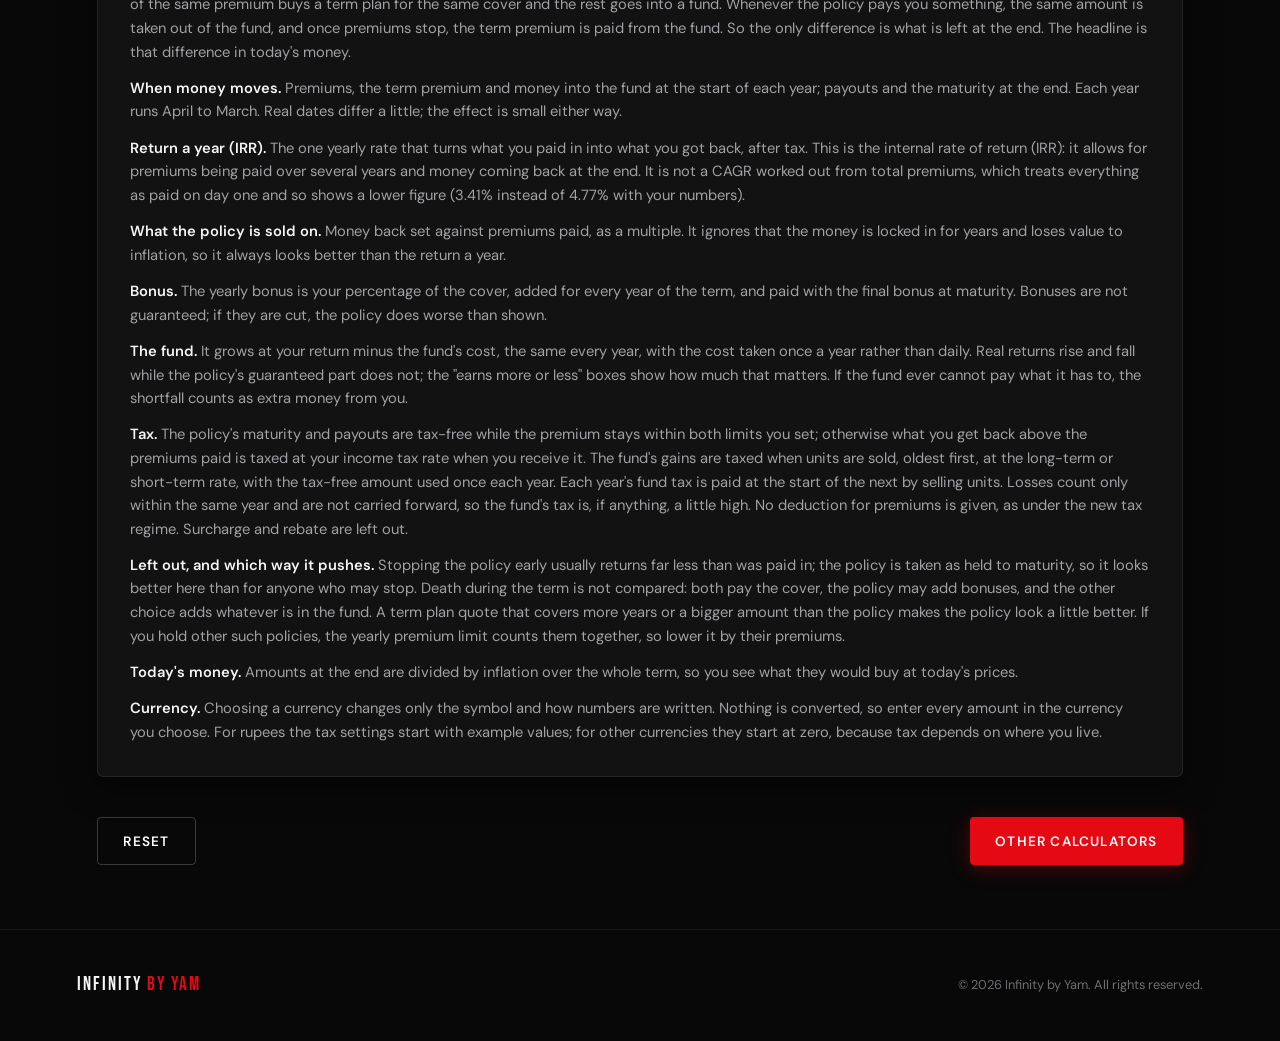
<file: Calculators/endowment_vs_term_calculator.html>
<!DOCTYPE html>
<html lang="en">
<head>
<meta charset="UTF-8">
<meta name="viewport" content="width=device-width, initial-scale=1.0">
<title>Endowment vs Term Plan Calculator · Infinity by Yam</title>
<link rel="icon" type="image/png" sizes="32x32" href="https://infinitybyyam.github.io/favicon-32.png">
<link rel="stylesheet" href="https://infinitybyyam.github.io/Calculators/calc-frame.css">
<style>
  .layout { display: grid; grid-template-columns: minmax(0, 5fr) minmax(0, 7fr); gap: 2rem; align-items: start; }

  /* INPUT EXTRAS */
  .aka { color: var(--muted); font-size: .95rem; margin: -.4rem 0 1rem; }
  .part { font-family: 'Bebas Neue', sans-serif; font-size: 1.25rem; letter-spacing: 1px; color: var(--text); margin: 0 0 .2rem; }
  .part-note { font-size: .78rem; color: var(--faint); margin-bottom: 1.1rem; line-height: 1.5; }
  .part-block { padding-bottom: 1.25rem; margin-bottom: 1.25rem; border-bottom: 1px solid var(--line); }
  .pick { margin-bottom: 1.1rem; }
  .pick label { display: block; font-size: .75rem; font-weight: 600; letter-spacing: 1px; text-transform: uppercase; color: var(--muted); margin-bottom: .4rem; }
  .pick select { width: 100%; background: var(--surface2); color: var(--text); border: 1px solid rgba(255,255,255,.12); border-radius: 4px; padding: .5rem .55rem; font: 600 .9rem 'DM Sans', sans-serif; cursor: pointer; }
  .pick select:focus { outline: none; border-color: var(--red); }
  .field-note { font-size: .78rem; color: var(--faint); margin-top: .35rem; line-height: 1.5; }
  .switch-row { display: flex; justify-content: space-between; align-items: center; gap: 1rem; }
  .switch-label { font-size: .75rem; font-weight: 600; letter-spacing: 1px; text-transform: uppercase; color: var(--muted); }
  .seg { display: inline-flex; border: 1px solid rgba(255,255,255,.15); border-radius: 4px; overflow: hidden; flex-shrink: 0; }
  .seg button { background: transparent; color: var(--muted); border: none; padding: .45rem 1rem; font: 600 .8rem 'DM Sans', sans-serif; letter-spacing: 1px; text-transform: uppercase; cursor: pointer; }
  .seg button.on { background: var(--red); color: #fff; }
  .tax-row { border-top: 1px solid var(--line); margin-top: .5rem; padding-top: 1rem; }
  .tax-row + details.group { border-top: none; margin-top: 0; padding-top: .9rem; }
  details.group[hidden] { display: none; }
  details.group + details.group { margin-top: 1rem; }
  .setup { display: grid; grid-template-columns: minmax(0,1fr) minmax(0,1fr); gap: 1rem; padding-bottom: 1.25rem; margin-bottom: 1.25rem; border-bottom: 1px solid var(--line); }
  .setup label { display: block; font-size: .75rem; font-weight: 600; letter-spacing: 1px; text-transform: uppercase; color: var(--muted); margin-bottom: .4rem; }
  .setup select { width: 100%; background: var(--surface2); color: var(--text); border: 1px solid rgba(255,255,255,.12); border-radius: 4px; padding: .5rem .55rem; font: 600 .9rem 'DM Sans', sans-serif; cursor: pointer; }
  .setup select:focus { outline: none; border-color: var(--red); }
  .cur-note { grid-column: 1 / -1; font-size: .78rem; color: var(--faint); line-height: 1.5; }
  .cur-note.warn { color: #ff8a90; }
  .gnote { font-size: .78rem; color: var(--faint); margin: -.4rem 0 1.1rem; line-height: 1.5; }
  .sub-title { font-size: .72rem; font-weight: 700; letter-spacing: 1.5px; text-transform: uppercase; color: var(--faint); margin: .4rem 0 .8rem; }

  /* RESULTS */
  .verdict { border-left: 3px solid var(--red); padding: .25rem 0 .25rem 1rem; margin: 1rem 0 1.5rem; }
  .verdict .lbl { font-size: .75rem; font-weight: 600; letter-spacing: 1px; text-transform: uppercase; color: var(--muted); }
  .verdict .big { overflow-wrap: anywhere; font-family: 'Bebas Neue', sans-serif; font-size: clamp(2.4rem, 7vw, 3.6rem); line-height: 1; color: var(--red); letter-spacing: 1px; font-variant-numeric: tabular-nums; }
  .verdict .sub { font-size: .88rem; color: var(--muted); margin-top: .35rem; line-height: 1.5; }

  .duo { display: grid; grid-template-columns: repeat(2, minmax(0, 1fr)); column-gap: .75rem; }
  .duo .c { background: var(--surface2); border-left: 1px solid var(--line); border-right: 1px solid var(--line); padding: 0 .9rem; min-width: 0; }
  .duo .c.top { border-top: 1px solid var(--line); border-radius: 6px 6px 0 0; padding-top: 1rem; }
  .duo .c.bot { border-bottom: 1px solid var(--line); border-radius: 0 0 6px 6px; padding-bottom: .8rem; }
  .duo .c.win { background: #1d1112; border-left-color: rgba(229,9,20,.55); border-right-color: rgba(229,9,20,.55); }
  .duo .c.top.win { border-top-color: rgba(229,9,20,.55); }
  .duo .c.bot.win { border-bottom-color: rgba(229,9,20,.55); }
  .side-h { font-family: 'Bebas Neue', sans-serif; font-size: 1.25rem; letter-spacing: 1px; line-height: 1.1; margin-bottom: .2rem; }
  .side-tag { font-size: .7rem; font-weight: 700; letter-spacing: 1px; text-transform: uppercase; color: var(--red); min-height: 1.1em; margin-bottom: .5rem; }
  .kv { padding-top: .55rem; padding-bottom: .55rem; }
  .kv > * { display: block; }
  .duo .kv { position: relative; }
  .duo .kv::before { content: ''; position: absolute; top: 0; left: .9rem; right: .9rem; border-top: 1px solid var(--line); }
  .kv .k { font-size: .7rem; font-weight: 600; letter-spacing: .8px; text-transform: uppercase; color: var(--faint); }
  .kv .v { font-family: 'Bebas Neue', sans-serif; font-size: 1.55rem; letter-spacing: .5px; line-height: 1.1; color: var(--text); overflow-wrap: anywhere; font-variant-numeric: tabular-nums; }
  .kv small { font-size: .74rem; color: var(--faint); line-height: 1.4; }
  .kv.ret .v { color: #fff; font-size: 1.9rem; }

  .block-title { font-size: .75rem; font-weight: 600; letter-spacing: 1px; text-transform: uppercase; color: var(--muted); margin-top: 1.6rem; }
  .cells { display: grid; gap: .6rem; margin-top: .6rem; grid-template-columns: repeat(3, minmax(0,1fr)); }
  .cells > div { background: var(--surface2); border: 1px solid var(--line); border-radius: 4px; padding: .7rem .5rem; text-align: center; min-width: 0; }
  .cells > div.mid { border-color: rgba(229,9,20,.45); background: rgba(229,9,20,.06); }
  .cells .r { font-size: .7rem; letter-spacing: 1px; text-transform: uppercase; color: var(--faint); }
  .cells .n { font-family: 'Bebas Neue', sans-serif; font-size: 1.4rem; letter-spacing: .5px; line-height: 1.1; overflow-wrap: break-word; }
  .cells .s { font-size: .72rem; color: var(--faint); line-height: 1.3; }
  .cap { font-size: .8rem; color: var(--faint); margin-top: .5rem; line-height: 1.5; }

  details.more { margin-top: 1.5rem; border-top: 1px solid var(--line); padding-top: 1rem; }
  details.more summary { cursor: pointer; font-size: .75rem; font-weight: 600; letter-spacing: 1px; text-transform: uppercase; color: var(--muted); list-style: none; display: flex; justify-content: space-between; align-items: center; }
  .rows { list-style: none; margin-top: 1rem; }
  .rows.sold { margin-top: 1.1rem; }
  .rows li.minor .k, .rows li.minor .v { color: var(--faint); font-size: .84rem; }
  .rows li.minor .v { color: var(--muted); }
  .rows li { display: flex; justify-content: space-between; align-items: baseline; gap: 1rem; padding: .65rem 0; border-bottom: 1px solid var(--line); }
  .rows li:first-child { border-top: 1px solid var(--line); }
  .rows li[hidden] { display: none; }
  .rows .k { font-size: .88rem; color: var(--muted); min-width: 0; }
  .rows .k small { display: block; font-size: .74rem; color: var(--faint); line-height: 1.4; }
  .rows .v { font-weight: 600; font-variant-numeric: tabular-nums; text-align: right; min-width: 0; overflow-wrap: anywhere; flex-shrink: 0; max-width: 55%; font-size: .9rem; }
  .rows .v small { display: block; font-weight: 400; font-size: .74rem; color: var(--faint); }
  .rows li.warn .k, .rows li.warn .v { color: #ff8a90; }

  .msg { display: none; background: rgba(229,9,20,.08); border: 1px solid rgba(229,9,20,.35); border-radius: 4px; padding: 1rem; color: var(--text); font-size: .92rem; margin-top: 1rem; }
  .invalid .msg { display: block; }
  .invalid .needs-valid { display: none; }

  /* CHART */
  .chart-wide { margin-top: 2rem; }
  .legend { display: flex; flex-wrap: wrap; gap: .5rem 1.25rem; font-size: .78rem; color: var(--muted); margin: .5rem 0 .75rem; }
  .legend i { display: inline-block; width: 14px; height: 3px; vertical-align: middle; margin-right: .4rem; border-radius: 2px; }
  .legend i.ring { width: 10px; height: 10px; border: 2px solid #f5f5f7; border-radius: 50%; background: transparent; }
  #chart { width: 100%; height: auto; display: block; }
  #chart text { font-family: 'DM Sans', sans-serif; font-size: 11px; fill: var(--faint); }
  .tip { font-size: .8rem; color: var(--muted); min-height: 1.3em; margin-top: .4rem; font-variant-numeric: tabular-nums; }

  details.table { margin-top: 1.25rem; border-top: 1px solid var(--line); padding-top: 1rem; }
  details.table summary { cursor: pointer; font-size: .75rem; font-weight: 600; letter-spacing: 1px; text-transform: uppercase; color: var(--muted); list-style: none; display: flex; justify-content: space-between; align-items: center; }
  .tbl-wrap { overflow-x: auto; margin-top: 1rem; }
  .yt { width: 100%; border-collapse: collapse; font-size: .82rem; font-variant-numeric: tabular-nums; }
  .yt th, .yt td { padding: .45rem .4rem; text-align: right; border-bottom: 1px solid var(--line); white-space: nowrap; }
  .yt th:first-child, .yt td:first-child { text-align: left; }
  .yt th { color: var(--faint); font-weight: 600; font-size: .7rem; letter-spacing: .5px; text-transform: uppercase; }

  @media (min-width: 901px) {
    #results-col { position: sticky; align-self: start; }
  }
  @media (max-width: 900px) {
    .layout { grid-template-columns: minmax(0, 1fr); }
  }
  @media (max-width: 420px) {
    .duo { column-gap: .5rem; }
    .duo .c { padding-left: .6rem; padding-right: .6rem; }
    .duo .kv::before { left: .6rem; right: .6rem; }
    .side-h { font-size: 1.1rem; }
    .kv .v { font-size: 1.3rem; }
    .kv.ret .v { font-size: 1.6rem; }
    .cells .n { font-size: 1.15rem; }
    .cells > div { padding: .6rem .3rem; }
  }
</style>
</head>
<body>
<script src="https://infinitybyyam.github.io/Calculators/calc-frame.js"></script>

<main class="page">
  <div class="glow"></div>
  <div class="section-label">Calculators</div>
  <h1>Endowment vs Term Plan <span class="accent">Calculator</span></h1>
  <p class="aka">Also for money-back and guaranteed income plans: life cover and savings sold together as one policy.</p>
  <p class="intro">Enter the figures from your policy's benefit illustration. See the yearly return the policy really gives, and set it beside the other choice: a term plan for the same life cover, with the rest of the premium invested. Same money out of your pocket each year, same payouts in hand, after tax and in today's money.</p>

  <div class="layout">
    <!-- INPUTS -->
    <section class="card" aria-label="Your numbers">
      <div class="eyebrow">Your numbers</div>
      <p class="hint">Example values. Replace them with yours. The example is a 30-year-old with ₹1 crore of cover in a 25-year with-profit plan, paying premiums for 16 years.</p>

      <div class="setup">
        <div>
          <label for="cur">Your currency</label>
          <select id="cur">
            <option value="INR">₹ Rupee</option>
            <option value="USD">$ US Dollar</option>
            <option value="EUR">€ Euro</option>
            <option value="GBP">£ Pound</option>
            <option value="JPY">¥ Yen</option>
          </select>
        </div>
        <div>
          <label for="sys">Show numbers in</label>
          <select id="sys">
            <option value="lakh">Lakhs</option>
            <option value="mil">Millions</option>
          </select>
        </div>
        <p class="cur-note" id="cur-note"></p>
      </div>

      <div class="part-block">
        <div class="field" data-key="age"></div>
      </div>

      <div class="part-block">
        <div class="part">The policy</div>
        <p class="part-note">From the policy's benefit illustration or brochure.</p>
        <div class="field" data-key="prem"></div>
        <div class="field" data-key="ppt"></div>
        <div class="field" data-key="term"></div>
        <div class="field" data-key="cover"></div>
        <div class="field" data-key="mat"></div>

        <details class="group" id="bonusgroup">
          <summary>Bonus (with-profit plans only)</summary>
          <p class="gnote">Not guaranteed. Enter the rates you expect, such as the latest declared bonus; leave both at 0 for a guaranteed plan.</p>
          <div class="field" data-key="brate"></div>
          <div class="field" data-key="fbonus"></div>
        </details>

        <details class="group" id="paygroup">
          <summary>Payouts while the policy runs</summary>
          <p class="gnote">For money-back and income plans: a fixed amount paid at the end of each year you set. Leave at 0 otherwise.</p>
          <div class="field" data-key="pay"></div>
          <div class="field" data-key="pfrom"></div>
          <div class="field" data-key="pto"></div>
        </details>
      </div>

      <div class="part-block">
        <div class="part">The other choice</div>
        <p class="part-note">A term plan for the same cover, with the rest of the premium invested in a fund.</p>
        <div class="field" data-key="tprem"></div>
        <div class="field" data-key="ret"></div>
        <div class="field" data-key="exp"></div>
      </div>

      <div class="field" data-key="infl"></div>

      <div class="switch-row tax-row">
        <span class="switch-label" id="tax-label">Include tax</span>
        <div class="seg" role="group" aria-labelledby="tax-label">
          <button type="button" data-tax="on" class="on" aria-pressed="true">On</button>
          <button type="button" data-tax="off" aria-pressed="false">Off</button>
        </div>
      </div>
      <details class="group" id="taxgroup">
        <summary>Tax assumptions</summary>
        <p class="gnote" id="taxnote"></p>
        <div class="sub-title">Tax on the policy's maturity</div>
        <p class="gnote">The maturity is tax-free only while the premium is within both limits. If the rules change, change these.</p>
        <div class="field" data-key="pcov"></div>
        <div class="field" data-key="plimit"></div>
        <div class="field" data-key="slab"></div>
        <div class="sub-title">Tax on the investment</div>
        <div class="field" data-key="ltcg"></div>
        <div class="field" data-key="exempt"></div>
        <div class="field" data-key="stcg"></div>
        <div class="field" data-key="ltmonths"></div>
        <div class="sub-title">Both</div>
        <div class="field" data-key="cess"></div>
      </details>
    </section>

    <!-- RESULTS -->
    <div id="results-col">
      <section class="card" id="results" aria-live="polite">
        <div class="eyebrow">Projection</div>
        <h2>Which may leave more in your hand</h2>
        <div class="msg" id="msg">Fix the highlighted input to see the projection.</div>

        <div class="needs-valid">
          <div class="verdict">
            <div class="lbl" id="o-lbl"></div>
            <div class="big" id="o-big">–</div>
            <div class="sub" id="o-sub"></div>
          </div>

          <div class="duo">
            <div class="c p top"><div class="side-h">The policy</div><div class="side-tag" id="tag-p"></div></div>
            <div class="c a top"><div class="side-h">Term plan + investing</div><div class="side-tag" id="tag-a"></div></div>
            <div class="c p kv"><span class="k">You pay</span><span class="v" id="p-pay"></span><small id="p-pay-s"></small></div>
            <div class="c a kv"><span class="k">You pay</span><span class="v" id="a-pay"></span><small id="a-pay-s"></small></div>
            <div class="c p kv"><span class="k" id="p-hand-k"></span><span class="v" id="p-hand"></span><small id="p-hand-s"></small></div>
            <div class="c a kv"><span class="k" id="a-hand-k"></span><span class="v" id="a-hand"></span><small id="a-hand-s"></small></div>
            <div class="c p kv"><span class="k">In today's money</span><span class="v" id="p-real"></span></div>
            <div class="c a kv"><span class="k">In today's money</span><span class="v" id="a-real"></span><small id="a-real-s"></small></div>
            <div class="c p kv ret bot"><span class="k">Return a year (IRR)</span><span class="v" id="p-irr"></span><small id="p-irr-s"></small></div>
            <div class="c a kv ret bot"><span class="k">Return a year (IRR)</span><span class="v" id="a-irr"></span><small>after tax</small></div>
          </div>

          <ul class="rows sold">
            <li class="minor"><span class="k">What the policy is usually sold on<small>Money back set against premiums paid. It leaves out how long the money is locked in, inflation and tax, so it looks better than the return a year.</small></span><span class="v" id="o-sold"></span></li>
          </ul>

          <div class="block-title">If the investment earns more or less</div>
          <div class="cells" id="range"></div>
          <p class="cap">Who comes out ahead, and by how much in today's money, if the investment's return is 2 points lower or higher every year. The policy's figures stay the same.</p>

          <details class="more">
            <summary>The details</summary>
            <ul class="rows">
              <li><span class="k">Is the policy's money tax-free?<small id="o-ex-note"></small></span><span class="v" id="o-ex"></span></li>
              <li id="row-bonus"><span class="k">The policy's return a year<small>After tax. Bonuses are not guaranteed.</small></span><span class="v" id="o-bonus"></span></li>
              <li id="row-pay"><span class="k">Payouts along the way, in hand<small>The same under both; the other choice sells from the investment to pay them</small></span><span class="v" id="o-pay"></span></li>
              <li><span class="k">Tax on the policy</span><span class="v" id="o-ptax"></span></li>
              <li><span class="k">Term plan premiums<small id="o-tprem-note"></small></span><span class="v" id="o-tprem"></span></li>
              <li><span class="k">Put into the investment</span><span class="v" id="o-buys"></span></li>
              <li><span class="k">Sold along the way<small>To pay term premiums after the policy's premiums stop, to match payouts, and to pay tax</small></span><span class="v" id="o-sells"></span></li>
              <li><span class="k">Investment value at the end, before tax</span><span class="v" id="o-vend"></span></li>
              <li><span class="k">Tax on the investment<small>On all sales, over all the years</small></span><span class="v" id="o-atax"></span></li>
              <li id="row-extra" class="warn"><span class="k">The investment runs short<small id="o-extra-note"></small></span><span class="v" id="o-extra"></span></li>
            </ul>
          </details>
        </div>
      </section>
    </div>
  </div>

  <section class="card chart-wide" id="chart-card">
    <div class="eyebrow">Year by year</div>
    <h2>How the other choice builds up</h2>
    <div class="needs-valid">
      <div class="legend">
        <span><i style="background:#6e6e73"></i>Paid in so far (the same for both)</span>
        <span><i style="background:#f5f5f7"></i>Investment value, before tax</span>
        <span><i style="background:#E50914"></i>Same value in today's money</span>
        <span><i class="ring"></i>Policy maturity in hand</span>
      </div>
      <svg id="chart" viewBox="0 0 600 300" role="img" aria-label="Year by year chart"></svg>
      <div class="tip" id="tip">Tap or hover on the chart to see a year.</div>

      <details class="table">
        <summary>Show the year-by-year table</summary>
        <div class="tbl-wrap">
          <table class="yt">
            <thead><tr id="thead"></tr></thead>
            <tbody id="tbody"></tbody>
          </table>
        </div>
      </details>
    </div>
  </section>

  <section class="card disclaimer" style="margin-top:2rem">
    <div class="eyebrow">Please read</div>
    <p>This is a projection built only from the numbers and assumptions you entered. Real returns, bonuses, inflation and tax rules will be different, and the actual result can be much better or much worse. It is not investment, insurance, tax or financial advice and does not refer to any particular policy, insurer or fund.</p>
  </section>

  <section class="card how">
    <div class="eyebrow">How this is calculated</div>
    <h2>The method, in plain words</h2>
    <p><strong>The idea.</strong> Both choices take the same money from you every year. In the policy, the premium buys cover and savings together. In the other choice, part of the same premium buys a term plan for the same cover and the rest goes into a fund. Whenever the policy pays you something, the same amount is taken out of the fund, and once premiums stop, the term premium is paid from the fund. So the only difference is what is left at the end. The headline is that difference in today's money.</p>
    <p><strong>When money moves.</strong> Premiums, the term premium and money into the fund at the start of each year; payouts and the maturity at the end. Each year runs April to March. Real dates differ a little; the effect is small either way.</p>
    <p><strong>Return a year (IRR).</strong> The one yearly rate that turns what you paid in into what you got back, after tax. This is the internal rate of return (IRR): it allows for premiums being paid over several years and money coming back at the end. It is not a CAGR worked out from total premiums, which treats everything as paid on day one<span id="cagr-note"></span>.</p>
    <p><strong>What the policy is sold on.</strong> Money back set against premiums paid, as a multiple. It ignores that the money is locked in for years and loses value to inflation, so it always looks better than the return a year.</p>
    <p><strong>Bonus.</strong> The yearly bonus is your percentage of the cover, added for every year of the term, and paid with the final bonus at maturity. Bonuses are not guaranteed; if they are cut, the policy does worse than shown.</p>
    <p><strong>The fund.</strong> It grows at your return minus the fund's cost, the same every year, with the cost taken once a year rather than daily. Real returns rise and fall while the policy's guaranteed part does not; the "earns more or less" boxes show how much that matters. If the fund ever cannot pay what it has to, the shortfall counts as extra money from you.</p>
    <p><strong>Tax.</strong> The policy's maturity and payouts are tax-free while the premium stays within both limits you set; otherwise what you get back above the premiums paid is taxed at your income tax rate when you receive it. The fund's gains are taxed when units are sold, oldest first, at the long-term or short-term rate, with the tax-free amount used once each year. Each year's fund tax is paid at the start of the next by selling units. Losses count only within the same year and are not carried forward, so the fund's tax is, if anything, a little high. No deduction for premiums is given, as under the new tax regime. Surcharge and rebate are left out.</p>
    <p><strong>Left out, and which way it pushes.</strong> Stopping the policy early usually returns far less than was paid in; the policy is taken as held to maturity, so it looks better here than for anyone who may stop. Death during the term is not compared: both pay the cover, the policy may add bonuses, and the other choice adds whatever is in the fund. A term plan quote that covers more years or a bigger amount than the policy makes the policy look a little better. If you hold other such policies, the yearly premium limit counts them together, so lower it by their premiums.</p>
    <p><strong>Today's money.</strong> Amounts at the end are divided by inflation over the whole term, so you see what they would buy at today's prices.</p>
    <p><strong>Currency.</strong> Choosing a currency changes only the symbol and how numbers are written. Nothing is converted, so enter every amount in the currency you choose. For rupees the tax settings start with example values; for other currencies they start at zero, because tax depends on where you live.</p>
  </section>

  <div data-calc-end></div>
</main>


<script>
// CALC-START
var FIELDS = {
  age:      { label: 'Your age now', suf: 'yrs', def: 30, min: 0, max: 70, sMin: 18, sMax: 60, step: 1, whole: true, err: 'Enter whole years between 0 and 70.' },
  prem:     { label: 'Yearly premium', cur: true, def: 500000, min: 1, max: 100000000, sMin: 10000, sMax: 1000000, step: 5000, whole: true },
  ppt:      { label: 'Years you pay the premium', suf: 'yrs', def: 16, min: 1, max: 50, sMin: 1, sMax: 30, step: 1, whole: true, err: 'Enter whole years between 1 and 50.' },
  term:     { label: 'Policy term', suf: 'yrs', def: 25, min: 1, max: 50, sMin: 5, sMax: 40, step: 1, whole: true, err: 'Enter whole years between 1 and 50.' },
  cover:    { label: 'Life cover (sum assured)', cur: true, def: 10000000, min: 1, max: 10000000000, sMin: 500000, sMax: 50000000, step: 500000, whole: true },
  mat:      { label: 'Guaranteed maturity amount', cur: true, def: 10000000, min: 0, max: 10000000000, sMin: 0, sMax: 50000000, step: 500000, whole: true },
  brate:    { label: 'Yearly bonus', suf: '% of cover', def: 3, min: 0, max: 20, sMin: 0, sMax: 6, step: 0.1, err: 'Enter a bonus between 0% and 20% of the cover.' },
  fbonus:   { label: 'Final bonus at maturity', cur: true, def: 1000000, min: 0, max: 10000000000, sMin: 0, sMax: 30000000, step: 100000, whole: true },
  pay:      { label: 'Yearly payout', cur: true, def: 0, min: 0, max: 1000000000, sMin: 0, sMax: 500000, step: 5000, whole: true, pays: true },
  pfrom:    { label: 'First payout in year', suf: '', def: 17, min: 1, max: 50, sMin: 1, sMax: 40, step: 1, whole: true, err: 'Enter a year between 1 and 50.', pays: true },
  pto:      { label: 'Last payout in year', suf: '', def: 25, min: 1, max: 50, sMin: 1, sMax: 40, step: 1, whole: true, err: 'Enter a year between 1 and 50.', pays: true },
  tprem:    { label: 'Term plan yearly premium', cur: true, def: 9500, min: 0, max: 100000000, sMin: 0, sMax: 50000, step: 500, whole: true },
  ret:      { label: "Investment's yearly return", suf: '%', def: 12, min: -100, max: 100, sMin: 0, sMax: 20, step: 0.5, err: 'Enter a yearly return between -100% and 100%.' },
  exp:      { label: "Fund's yearly cost", suf: '%', def: 1, min: 0, max: 10, sMin: 0, sMax: 3, step: 0.05, err: 'Enter a yearly cost between 0% and 10%.' },
  infl:     { label: 'Yearly inflation', suf: '%', def: 6, min: 0, max: 100, sMin: 0, sMax: 12, step: 0.5, err: 'Enter inflation between 0% and 100%.' },
  pcov:     { label: 'Premium at most', suf: '% of cover', def: 10, min: 0, max: 100, sMin: 0, sMax: 25, step: 1, err: 'Enter a percentage between 0% and 100%.', tax: true },
  plimit:   { label: 'And premium at most, per year', cur: true, def: 500000, min: 0, max: 100000000, sMin: 0, sMax: 1000000, step: 10000, whole: true, tax: true },
  slab:     { label: 'If taxed, your income tax rate', suf: '%', def: 30, min: 0, max: 50, sMin: 0, sMax: 40, step: 0.5, err: 'Enter a rate between 0% and 50%.', tax: true },
  ltcg:     { label: 'Long-term gains tax', suf: '%', def: 12.5, min: 0, max: 50, sMin: 0, sMax: 30, step: 0.5, err: 'Enter a rate between 0% and 50%.', tax: true },
  exempt:   { label: 'Long-term gains tax-free each year', cur: true, def: 125000, min: 0, max: 1000000, sMin: 0, sMax: 500000, step: 5000, whole: true, tax: true },
  stcg:     { label: 'Short-term gains tax', suf: '%', def: 20, min: 0, max: 50, sMin: 0, sMax: 40, step: 0.5, err: 'Enter a rate between 0% and 50%.', tax: true },
  ltmonths: { label: 'Months to count as long-term', suf: 'mo', def: 12, min: 0, max: 60, sMin: 0, sMax: 36, step: 1, whole: true, err: 'Enter whole months between 0 and 60.', tax: true },
  cess:     { label: 'Cess on tax', suf: '%', def: 4, min: 0, max: 10, sMin: 0, sMax: 10, step: 0.5, err: 'Enter cess between 0% and 10%.', tax: true }
};

// Timeline in whole years. Year y runs from t = y-1 (start, April) to t = y (end, March): one Indian financial year.
// Premiums are paid at the start of each year; payouts and maturity arrive at the end.

// Investment tax for one financial year, cess included. Same rule as the SWP calculator.
function fyTax(p, lt, st) {
  if (!p.tax) return 0;
  if (st < 0) { lt += st; st = 0; }
  lt = Math.max(0, lt);
  var c = 1 + p.cess / 100;
  return (Math.max(0, lt - p.exempt) * p.ltcg / 100 + st * p.stcg / 100) * c;
}
// Yearly bonus on the cover for every year of the term, plus the final bonus, all paid at maturity. use 'g': guaranteed amounts only.
function bonusOf(p, use) { return use === 'g' ? 0 : p.cover * p.brate / 100 * p.term + p.fbonus; }

// The policy. In-hand cash flows by time, and totals.
function plan(p, use) {
  use = use === undefined ? p.use : use;
  var N = p.term;
  var exempt = p.prem <= p.pcov / 100 * p.cover && p.prem <= p.plimit;
  var taxed = p.tax && !exempt;
  var rate = p.slab / 100 * (1 + p.cess / 100);
  var cf = [], payHand = [], y;
  for (y = 0; y <= N; y++) { cf.push(0); payHand.push(0); }
  var pool = 0, premTotal = 0, payGross = 0, payTax = 0, matTax = 0;
  var matGross = p.mat + bonusOf(p, use);
  for (y = 1; y <= N; y++) {
    if (y <= p.ppt) { cf[y - 1] -= p.prem; premTotal += p.prem; pool += p.prem; }
    var rec = [];
    if (p.pay > 0 && p.pfrom <= y && y <= p.pto) rec.push(['pay', p.pay]);
    if (y === N) rec.push(['mat', matGross]);
    for (var j = 0; j < rec.length; j++) {
      var amt = rec[j][1], t = 0;
      if (taxed) { var used = Math.min(pool, amt); pool -= used; t = (amt - used) * rate; }
      if (rec[j][0] === 'pay') { payGross += amt; payTax += t; payHand[y] = amt - t; }
      else matTax += t;
      cf[y] += amt - t;
    }
  }
  return { cf: cf, exempt: exempt, premTotal: premTotal, payGross: payGross, payTax: payTax, payHand: payHand,
           matGross: matGross, matTax: matTax, matHand: matGross - matTax };
}

// Term plan plus investing. Same money out of pocket each year, same payouts in hand each year.
function alt(p, pl, ret) {
  ret = ret === undefined ? p.ret : ret;
  var N = p.term;
  var g = Math.max(0, 1 + (ret - p.exp) / 100) - 1;
  var lots = [];                                   // [value now, cost, time bought]
  var extra = [], extraY = [], taxPaid = [], i;
  for (i = 0; i <= N; i++) { extra.push(0); extraY.push(0); taxPaid.push(0); }
  var buys = 0, sells = 0, taxTotal = 0, rows = [], gains = {};
  function book(y, t, tb, gain) {
    if (!gains[y]) gains[y] = [0, 0];
    if (12 * (t - tb) > p.ltmonths) gains[y][0] += gain; else gains[y][1] += gain;
  }
  function sell(x, t, y) {                          // oldest units first; any shortfall is money added from pocket
    var need = x;
    while (need > 1e-9 && lots.length) {
      var v = lots[0][0], c = lots[0][1], tb = lots[0][2];
      if (v <= need + 1e-9) { book(y, t, tb, v - c); lots.shift(); need -= v; sells += v; }
      else { var cost = c * need / v; book(y, t, tb, need - cost); lots[0] = [v - need, c - cost, tb]; sells += need; need = 0; }
    }
    if (need > 1e-9) { extra[t] += need; extraY[y] += need; }
  }
  var due = 0, altEnd = 0;
  for (var y = 1; y <= N; y++) {
    var t0 = y - 1;
    if (!gains[y]) gains[y] = [0, 0];
    if (due > 0) { sell(due, t0, y); taxPaid[y] += due; taxTotal += due; }
    due = 0;
    var flow = (y <= p.ppt ? p.prem : 0) - p.tprem;
    if (flow > 0) { lots.push([flow, flow, t0]); buys += flow; }
    else if (flow < 0) sell(-flow, t0, y);
    for (i = 0; i < lots.length; i++) lots[i][0] *= (1 + g);
    if (pl.payHand[y] > 0) sell(pl.payHand[y], y, y);
    var value = 0;
    for (i = 0; i < lots.length; i++) value += lots[i][0];
    rows.push({ year: y, value: value, valueReal: value / Math.pow(1 + p.infl / 100, y) });
    if (y === N) {
      var proceeds = value;
      while (lots.length) { var L = lots.shift(); book(y, y, L[2], L[0] - L[1]); }
      var tLast = fyTax(p, gains[y][0], gains[y][1]);
      taxPaid[y] += tLast; taxTotal += tLast;
      altEnd = proceeds - tLast;
    } else due = fyTax(p, gains[y][0], gains[y][1]);
  }
  return { extra: extra, extraY: extraY, buys: buys, sells: sells, taxTotal: taxTotal, taxPaid: taxPaid,
           valueEnd: rows[rows.length - 1].value, altEnd: altEnd, rows: rows };
}

function irr(cf) {
  function npv(r) { var s = 0; for (var t = 0; t < cf.length; t++) s += cf[t] / Math.pow(1 + r, t); return s; }
  var lo = -0.9999, hi = 10, flo = npv(lo), fhi = npv(hi);
  if (!((flo < 0 && 0 < fhi) || (fhi < 0 && 0 < flo))) return null;
  for (var k = 0; k < 200; k++) {
    var mid = (lo + hi) / 2, fm = npv(mid);
    if ((fm < 0) === (flo < 0)) { lo = mid; flo = fm; } else hi = mid;
  }
  return (lo + hi) / 2 * 100;
}

// o: { ret, use } optional overrides
function compare(p, o) {
  o = o || {};
  var pl = plan(p, o.use), a = alt(p, pl, o.ret);
  var i = p.infl / 100, N = p.term;
  var defl = function (t) { return Math.pow(1 + i, t); };
  var extraReal = 0;
  for (var t = 0; t < a.extra.length; t++) extraReal += a.extra[t] / defl(t);
  var planReal = pl.matHand / defl(N), altReal = a.altEnd / defl(N);
  var adv = altReal - extraReal - planReal;        // positive: term plan plus investing comes out ahead
  var acf = pl.cf.slice();
  acf[N] += a.altEnd - pl.matHand;
  for (t = 0; t < a.extra.length; t++) acf[t] -= a.extra[t];
  return { pl: pl, a: a, adv: adv, extraReal: extraReal, planReal: planReal, altReal: altReal,
           planIrr: irr(pl.cf), altIrr: irr(acf) };
}

// Return before costs at which term plus investing exactly matches the policy, in today's money.
function breakEven(p) {
  var f = function (r) { return compare(p, { ret: r }).adv; };
  var lo = -100, hi = 100;
  if (f(lo) >= 0) return 'below';
  if (f(hi) < 0) return 'above';
  for (var k = 0; k < 200; k++) {
    var mid = (lo + hi) / 2;
    if (f(mid) < 0) lo = mid; else hi = mid;
  }
  return (lo + hi) / 2;
}
// CALC-END

var TAX_KEYS = Object.keys(FIELDS).filter(function (k) { return FIELDS[k].tax; });
// Currency changes only the symbol and number style. Nothing is converted.
var CURRENCIES = {
  INR: { sym: '₹', sys: 'lakh' }, USD: { sym: '$', sys: 'mil' }, EUR: { sym: '€', sys: 'mil' },
  GBP: { sym: '£', sys: 'mil' }, JPY: { sym: '¥', sys: 'mil' }
};
// Example tax values for rupees (similar to Indian rules when checked, Nov 2026). Not presented as current law.
var INDIA_TAX = { pcov: 10, plimit: 500000, slab: 30, ltcg: 12.5, exempt: 125000, stcg: 20, cess: 4, ltmonths: 12 };
var OTHER_TAX = { pcov: 0, plimit: 0, slab: 0, ltcg: 0, exempt: 0, stcg: 0, cess: 0, ltmonths: 12 };
var state = { tax: true, cur: 'INR', sys: 'lakh' };
var taxTouched = false;   // once the reader changes a tax box, changing currency stops overwriting them

function sym() { return CURRENCIES[state.cur].sym; }
function loc() { return state.sys === 'lakh' ? 'en-IN' : 'en-US'; }
function inr(x) {
  var s = Math.round(Math.abs(x)).toLocaleString(loc());
  return (x < -0.5 ? '−' : '') + sym() + s;
}
function words(x) {
  var a = Math.abs(x), sign = x < 0 ? '−' : '';
  var two = function (v) { return v.toLocaleString(loc(), { maximumFractionDigits: 2, minimumFractionDigits: 2 }); };
  if (state.sys === 'lakh') {
    if (a >= 1e7) return sign + sym() + two(a / 1e7) + ' crore';
    if (a >= 1e5) return sign + sym() + two(a / 1e5) + ' lakh';
  } else {
    if (a >= 1e9) return sign + sym() + two(a / 1e9) + ' billion';
    if (a >= 1e6) return sign + sym() + two(a / 1e6) + ' million';
  }
  return inr(x);
}
function short(x) {
  var a = Math.abs(x), c = sym();
  if (a >= 1e15) return c + x.toExponential(1);
  if (state.sys === 'lakh') {
    if (a >= 1e7) return c + (x / 1e7).toFixed(a >= 1e9 ? 0 : 1) + 'Cr';
    if (a >= 1e5) return c + (x / 1e5).toFixed(0) + 'L';
  } else {
    if (a >= 1e9) return c + (x / 1e9).toFixed(a >= 1e11 ? 0 : 1) + 'B';
    if (a >= 1e6) return c + (x / 1e6).toFixed(a >= 1e8 ? 0 : 1) + 'M';
  }
  if (a >= 1e3) return c + (x / 1e3).toFixed(0) + 'K';
  return c + Math.round(x);
}
function pct(x) { return (Math.round(x * 100) / 100).toLocaleString(loc()) + '%'; }
function irrText(v) { return v === null ? '–' : pct(v); }
function plural(n, one, many) { return n + ' ' + (n === 1 ? one : many); }
function money(x) { return inr(x) + (words(x) !== inr(x) ? '<small>' + words(x) + '</small>' : ''); }

var els = {};
Object.keys(FIELDS).forEach(function (key) {
  var f = FIELDS[key];
  var wrap = document.querySelector('.field[data-key="' + key + '"]');
  wrap.innerHTML =
    '<div class="field-top"><label for="n-' + key + '">' + f.label + '</label>' +
    '<span class="box">' + (f.cur ? '<span class="cur-sym"></span>' : '') +
    '<input id="n-' + key + '" type="number" inputmode="decimal" step="any">' +
    (f.suf ? '<span>' + f.suf + '</span>' : '') + '</span></div>' +
    '<input type="range" id="s-' + key + '" min="' + f.sMin + '" max="' + f.sMax + '" step="' + f.step + '" aria-label="' + f.label + ' slider">' +
    '<div class="err"></div>';
  var num = wrap.querySelector('#n-' + key), sl = wrap.querySelector('#s-' + key);
  els[key] = { wrap: wrap, num: num, sl: sl, err: wrap.querySelector('.err') };
  num.addEventListener('input', function () { if (f.tax) taxTouched = true; if (num.value !== '' && isFinite(+num.value)) sl.value = Math.min(f.sMax, Math.max(f.sMin, +num.value)); update(); });
  sl.addEventListener('input', function () { if (f.tax) taxTouched = true; num.value = sl.value; update(); });
});
function note(key, text) {
  var n = document.createElement('p'); n.className = 'field-note'; n.textContent = text;
  els[key].wrap.appendChild(n);
}
note('age', 'Only used to show ages. Premiums come from your own quotes.');
var pptNote = document.createElement('p'); pptNote.className = 'field-note'; els.ppt.wrap.appendChild(pptNote);
var termNote = document.createElement('p'); termNote.className = 'field-note'; els.term.wrap.appendChild(termNote);
note('mat', 'The guaranteed part only. Bonuses go below.');
note('tprem', 'From a quote for the same cover. It pays only on death, so it costs far less.');
note('ret', 'Before the fund\'s yearly cost. Not guaranteed.');
note('plimit', 'All such policies together; take off the premiums of any others you hold.');
var brateNote = document.createElement('p'); brateNote.className = 'field-note'; els.brate.wrap.appendChild(brateNote);
note('slab', 'Used only if the maturity is taxed.');

function setValue(key, v) {
  var f = FIELDS[key];
  els[key].num.value = v;
  els[key].sl.value = Math.min(f.sMax, Math.max(f.sMin, v));
}
function setDefaults() { Object.keys(FIELDS).forEach(function (key) { setValue(key, FIELDS[key].def); }); }

function setTax(t) { Object.keys(t).forEach(function (key) { setValue(key, t[key]); }); }
function applyTax() { if (!taxTouched) setTax(state.cur === 'INR' ? INDIA_TAX : OTHER_TAX); }
function renderLabels() {
  document.querySelectorAll('.cur-sym').forEach(function (e) { e.textContent = sym(); });
  var india = state.cur === 'INR';
  var cn = document.getElementById('cur-note');
  cn.textContent = india ? 'Amounts are in rupees. Tax settings start with example values; change them to yours.'
    : 'Enter every amount in this currency. Nothing is converted. Tax settings are set to zero: add your own country\'s rules under Tax assumptions.';
  cn.className = 'cur-note' + (india ? '' : ' warn');
  var tn = document.getElementById('taxnote');
  tn.textContent = india ? '' : 'Set to zero for this currency. Enter the tax rules where you live.';
  tn.hidden = india;
  document.getElementById('cur').value = state.cur;
  document.getElementById('sys').value = state.sys;
  document.querySelectorAll('.seg button[data-tax]').forEach(function (b) {
    var on = (b.dataset.tax === 'on') === state.tax;
    b.classList.toggle('on', on); b.setAttribute('aria-pressed', on ? 'true' : 'false');
  });
  document.getElementById('taxgroup').hidden = !state.tax;
}
document.querySelectorAll('.seg button[data-tax]').forEach(function (b) {
  b.addEventListener('click', function () { state.tax = b.dataset.tax === 'on'; renderLabels(); update(); });
});
document.getElementById('cur').addEventListener('change', function (e) {
  state.cur = e.target.value; state.sys = CURRENCIES[state.cur].sys;
  applyTax();
  if (state.cur !== 'INR') document.getElementById('taxgroup').open = true;
  renderLabels(); update();
});
document.getElementById('sys').addEventListener('change', function (e) { state.sys = e.target.value; renderLabels(); update(); });

function read() {
  var p = {}, ok = true, payOn = +els.pay.num.value > 0;
  function mark(key, good, msg) {
    els[key].wrap.classList.toggle('bad', !good);
    var f = FIELDS[key];
    els[key].err.textContent = msg || f.err || ('Enter an amount between ' + inr(f.min) + ' and ' + inr(f.max) + '.');
    if (!good) { ok = false; var g = els[key].wrap.closest('details'); if (g) g.open = true; }
  }
  Object.keys(FIELDS).forEach(function (key) {
    var f = FIELDS[key], raw = els[key].num.value.trim(), v = +raw;
    if ((!state.tax && f.tax) || (f.pays && key !== 'pay' && !payOn)) { mark(key, true); p[key] = key === 'pfrom' || key === 'pto' ? 1 : 0; return; }
    var good = raw !== '' && isFinite(v) && v >= f.min && v <= f.max && (!f.whole || Math.round(v) === v);
    mark(key, good);
    p[key] = v;
  });
  if (!ok) return null;
  if (p.age + p.term > 100) mark('term', false, 'The policy would end after age 100 (you are ' + p.age + ').');
  if (p.ppt > p.term) mark('ppt', false, 'This cannot be more than the policy term (' + plural(p.term, 'year', 'years') + ').');
  if (p.pay > 0) {
    if (p.pto > p.term) mark('pto', false, 'This cannot be after the policy term ends (year ' + p.term + ').');
    else if (p.pfrom > p.pto) mark('pfrom', false, 'This cannot be after the last payout year.');
  }
  p.tax = state.tax; p.use = 'b';
  return ok ? p : null;
}

function update() {
  var bc = +els.cover.num.value, br = +els.brate.num.value, bt = +els.term.num.value;
  brateNote.textContent = bc > 0 && br >= 0 && bt >= 1 && isFinite(bc * br * bt)
    ? inr(bc * br / 100) + ' a year, ' + words(bc * br / 100 * bt) + ' over ' + plural(bt, 'year', 'years') + ', paid at maturity.'
    : 'A share of the cover added each year, paid at maturity.';
  var p = read();
  var ag = +els.age.num.value, pp = +els.ppt.num.value, tm = +els.term.num.value;
  var agesOk = els.age.num.value !== '' && isFinite(ag);
  pptNote.textContent = agesOk && pp >= 1 ? 'You pay until age ' + (ag + pp) + '.' : 'If you pay every year, enter the policy term.';
  termNote.textContent = agesOk && tm >= 1 ? 'Maturity is paid at age ' + (ag + tm) + '.' : 'When the maturity is paid.';
  var results = document.getElementById('results'), chartCard = document.getElementById('chart-card');
  results.classList.toggle('invalid', !p);
  chartCard.classList.toggle('invalid', !p);
  if (!p) return;
  var c = compare(p), pl = c.pl, a = c.a, N = p.term, endAge = p.age + N;
  var extraTot = a.extra.reduce(function (s, v) { return s + v; }, 0);
  var adv = Math.round(c.adv);
  var be = breakEven(p);

  // Verdict
  if (adv >= 1) { set('o-lbl', 'Term plan + investing leaves more, by'); set('o-big', words(c.adv)); }
  else if (adv <= -1) { set('o-lbl', 'The policy leaves more, by'); set('o-big', words(-c.adv)); }
  else { set('o-lbl', 'Under your numbers'); set('o-big', 'Level'); }
  var beText = typeof be === 'number'
    ? 'The investment needs ' + pct(be) + ' a year (before the fund\'s cost) to match the policy.'
    : be === 'below' ? 'Term plan + investing comes out level or ahead even at −100% a year.' : 'The investment cannot catch up even at 100% a year.';
  set('o-sub', (Math.abs(adv) >= 1 ? 'In today\'s money, at age ' + endAge + '. ' : 'Both end with the same money at age ' + endAge + '. ') + beText);

  // Two sides
  var win = adv >= 1 ? 'a' : adv <= -1 ? 'p' : '';
  document.querySelectorAll('.duo .c.p').forEach(function (e) { e.classList.toggle('win', win === 'p'); });
  document.querySelectorAll('.duo .c.a').forEach(function (e) { e.classList.toggle('win', win === 'a'); });
  set('tag-p', win === 'p' ? 'More in hand' : '');
  set('tag-a', win === 'a' ? 'More in hand' : '');
  var payHandTot = pl.payGross - pl.payTax;

  set('p-pay', words(pl.premTotal));
  set('p-pay-s', inr(p.prem) + ' a year for ' + plural(p.ppt, 'year', 'years'));
  set('p-hand-k', 'In hand at age ' + endAge);
  set('p-hand', words(pl.matHand));
  set('p-hand-s', (pl.matGross - p.mat >= 0.5 ? 'with ' + words(pl.matGross - p.mat) + ' bonus' : 'guaranteed amount') +
      (pl.matTax >= 0.5 ? ', after ' + words(pl.matTax) + ' tax' : ', tax-free') +
      (payHandTot >= 0.5 ? '; plus ' + words(payHandTot) + ' in payouts along the way' : ''));
  set('p-real', words(c.planReal));
  set('p-irr', irrText(c.planIrr));
  set('p-irr-s', 'after tax' + (pl.matGross - p.mat >= 0.5 && p.mat > 0 ? '; ' + irrText(compare(p, { use: 'g' }).planIrr) + ' on the guaranteed part' : ''));

  set('a-pay', words(pl.premTotal + extraTot));
  set('a-pay-s', extraTot >= 0.5 ? 'the same, plus ' + words(extraTot) + ' added when the investment ran short'
      : 'the same; ' + inr(p.tprem) + ' a year buys the cover, the rest is invested');
  set('a-hand-k', 'In hand at age ' + endAge);
  set('a-hand', words(a.altEnd));
  set('a-hand-s', a.taxTotal >= 0.5 ? 'after ' + words(a.taxTotal) + ' tax' : 'no tax');
  set('a-real', words(c.altReal));
  set('a-real-s', extraTot >= 0.5 ? 'before taking off the ' + words(c.extraReal) + ' added, in today\'s money' : '');
  set('a-irr', irrText(c.altIrr));

  // Method text: the policy's IRR against a CAGR worked out as if every premium were paid on day one, with the reader's numbers
  var gotBack = pl.matHand + payHandTot, cagr = pl.premTotal > 0 && gotBack > 0 ? (Math.pow(gotBack / pl.premTotal, 1 / N) - 1) * 100 : null;
  set('cagr-note', c.planIrr === null || cagr === null ? ''
    : cagr < c.planIrr ? ' and so shows a lower figure (' + pct(cagr) + ' instead of ' + pct(c.planIrr) + ' with your numbers)'
    : ' (with your numbers: ' + pct(cagr) + ' that way, against an IRR of ' + pct(c.planIrr) + ')');

  // What it is sold on
  var back = pl.matGross + pl.payGross;
  set('o-sold', words(back) + ' back on ' + words(pl.premTotal) + '<small>' + (Math.round(back / pl.premTotal * 100) / 100).toLocaleString(loc(), { minimumFractionDigits: 2, maximumFractionDigits: 2 }) + ' times your money</small>');

  // Range
  set('range', [-2, 0, 2].map(function (d) {
    var rt = p.ret + d, out = rt < FIELDS.ret.min || rt > FIELDS.ret.max, n, s;
    if (out) { n = '–'; s = 'outside the allowed range'; }
    else {
      var v = d === 0 ? c.adv : compare(p, { ret: rt }).adv, r = Math.round(v);
      n = r === 0 ? 'Level' : words(Math.abs(v));
      s = r > 0 ? 'term plan + investing ahead' : r < 0 ? 'the policy ahead' : 'the same';
    }
    return '<div class="' + (d === 0 ? 'mid' : '') + '"><div class="r">' + (out ? '' : pct(rt)) + ' return</div><div class="n">' + n + '</div><div class="s">' + s + '</div></div>';
  }).join(''));

  // Details
  if (!p.tax) { set('o-ex', 'Not counted'); set('o-ex-note', 'Tax is switched off'); }
  else if (pl.exempt) { set('o-ex', 'Yes'); set('o-ex-note', 'The premium is ' + pct(p.prem / p.cover * 100) + ' of the cover and within the yearly limit'); }
  else {
    set('o-ex', 'No');
    set('o-ex-note', p.prem > p.pcov / 100 * p.cover
      ? 'The premium is ' + pct(p.prem / p.cover * 100) + ' of the cover, above ' + pct(p.pcov)
      : 'The premium is above the yearly limit of ' + inr(p.plimit));
    set('o-ex-note', document.getElementById('o-ex-note').innerHTML + '; taxed at ' + pct(p.slab) + ' plus cess');
  }
  var hasBonus = pl.matGross - p.mat >= 0.5;
  document.getElementById('row-bonus').hidden = !hasBonus;
  if (hasBonus) set('o-bonus', 'With bonus ' + irrText(c.planIrr) + '<small>Guaranteed only: ' + irrText(compare(p, { use: 'g' }).planIrr) + '</small>');
  document.getElementById('row-pay').hidden = pl.payGross < 0.5;
  set('o-pay', inr(payHandTot));
  var pTax = pl.payTax + pl.matTax;
  set('o-ptax', pTax >= 0.5 ? '−' + inr(pTax) : inr(0));
  set('o-tprem', inr(p.tprem * N));
  set('o-tprem-note', inr(p.tprem) + ' a year for ' + plural(N, 'year', 'years'));
  set('o-buys', inr(a.buys));
  set('o-sells', inr(a.sells));
  set('o-vend', inr(a.valueEnd));
  set('o-atax', a.taxTotal >= 0.5 ? '−' + inr(a.taxTotal) : inr(0));
  document.getElementById('row-extra').hidden = extraTot < 0.5;
  set('o-extra', inr(extraTot) + '<small>' + inr(c.extraReal) + ' in today\'s money</small>');
  var firstShort = a.extraY.findIndex(function (v) { return v >= 0.5; });
  set('o-extra-note', 'From year ' + firstShort + ' (age ' + (p.age + firstShort) + ') it cannot cover what it has to pay. The shortfall counts as money you would have added, and is taken off its side.');

  // Chart and table
  var paid = 0, series = [{ year: 0, paid: 0, value: 0, valueReal: 0 }];
  a.rows.forEach(function (r) {
    paid += r.year <= p.ppt ? p.prem : 0;
    series.push({ year: r.year, paid: paid, value: r.value, valueReal: r.valueReal });
  });
  lastAge = p.age;
  drawChart(series, pl.matHand);
  var anyExtra = extraTot >= 0.5;
  set('thead', '<th>Year (age)</th><th>You pay</th><th>Term premium</th><th>Into the investment</th><th>Payout in hand</th><th>Tax paid</th>' +
      (anyExtra ? '<th>Added</th>' : '') + '<th>Value at year end</th><th>Today\'s money</th>');
  set('tbody', a.rows.map(function (r) {
    var y = r.year, you = y <= p.ppt ? p.prem : 0, into = you - p.tprem;
    return '<tr><td>' + y + ' (' + (p.age + y) + ')</td><td>' + inr(you) + '</td><td>' + inr(p.tprem) + '</td><td>' + inr(into) +
           '</td><td>' + inr(pl.payHand[y]) + '</td><td>' + inr(a.taxPaid[y]) + '</td>' +
           (anyExtra ? '<td>' + inr(a.extraY[y]) + '</td>' : '') +
           '<td>' + inr(r.value) + '</td><td>' + inr(r.valueReal) + '</td></tr>';
  }).join(''));
  placeResults();
}
function set(id, html) { document.getElementById(id).innerHTML = html; }

var lastRows = [], lastMat = 0, lastAge = 0;
function drawChart(rows, mat) {
  lastRows = rows; lastMat = mat;
  var svg = document.getElementById('chart');
  var W = Math.max(300, Math.round(svg.clientWidth || 600)), H = W < 500 ? 240 : 300, L = 52, R = 14, T = 12, B = 28;
  svg.setAttribute('viewBox', '0 0 ' + W + ' ' + H);
  var max = Math.max(mat, 0);
  rows.forEach(function (r) { max = Math.max(max, r.value, r.valueReal, r.paid); });
  if (max <= 0) max = 1;
  var mag = Math.pow(10, Math.floor(Math.log10(max)));
  var nice = [1, 2, 2.5, 5, 10].map(function (k) { return k * mag; }).filter(function (v) { return v >= max; })[0] || max;
  var x = function (i) { return L + i * (W - L - R) / (rows.length - 1); };
  var y = function (v) { return T + (H - T - B) * (1 - v / nice); };
  var s = '';
  for (var g = 0; g <= 4; g++) {
    var gv = nice * g / 4, gy = y(gv);
    s += '<line x1="' + L + '" x2="' + (W - R) + '" y1="' + gy + '" y2="' + gy + '" stroke="rgba(255,255,255,0.07)"/>';
    s += '<text x="' + (L - 8) + '" y="' + (gy + 4) + '" text-anchor="end">' + short(gv) + '</text>';
  }
  var every = Math.max(1, Math.ceil(rows.length / (W < 500 ? 5 : 8)));
  rows.forEach(function (r, i) {
    if (i % every === 0) s += '<text x="' + x(i) + '" y="' + (H - 8) + '" text-anchor="middle">Y' + r.year + '</text>';
  });
  function line(key, color, w) {
    var d = rows.map(function (r, i) { return (i ? 'L' : 'M') + x(i).toFixed(1) + ' ' + y(Math.max(0, r[key])).toFixed(1); }).join(' ');
    return '<path d="' + d + '" fill="none" stroke="' + color + '" stroke-width="' + w + '" stroke-linejoin="round" stroke-linecap="round"/>';
  }
  s += line('paid', '#6e6e73', 2) + line('value', '#f5f5f7', 2.5) + line('valueReal', '#E50914', 3);
  s += '<circle cx="' + x(rows.length - 1).toFixed(1) + '" cy="' + y(Math.max(0, mat)).toFixed(1) + '" r="5" fill="#121212" stroke="#f5f5f7" stroke-width="2"/>';
  s += '<line id="cursor" x1="0" x2="0" y1="' + T + '" y2="' + (H - B) + '" stroke="rgba(255,255,255,0.25)" stroke-dasharray="3 3" visibility="hidden"/>';
  s += '<rect x="' + L + '" y="' + T + '" width="' + (W - L - R) + '" height="' + (H - T - B) + '" fill="transparent" id="hit"/>';
  svg.innerHTML = s;
  document.getElementById('tip').textContent = 'Tap or hover on the chart to see a year.';
  var hit = svg.querySelector('#hit'), cur = svg.querySelector('#cursor');
  function show(evt) {
    var pt = evt.touches ? evt.touches[0] : evt;
    var box = svg.getBoundingClientRect();
    var sx = (pt.clientX - box.left) * W / box.width;
    var i = Math.max(0, Math.min(rows.length - 1, Math.round((sx - L) / ((W - L - R) / (rows.length - 1)))));
    var r = rows[i];
    cur.setAttribute('x1', x(i)); cur.setAttribute('x2', x(i)); cur.setAttribute('visibility', 'visible');
    document.getElementById('tip').textContent = (r.year === 0 ? 'Start' : 'Year ' + r.year) + ' (age ' + (lastAge + r.year) + '): paid in ' + words(r.paid) +
      ', investment ' + words(r.value) + ' (' + words(r.valueReal) + ' in today\'s money)' +
      (i === rows.length - 1 ? '; policy maturity in hand ' + words(mat) : '');
  }
  hit.addEventListener('mousemove', show);
  hit.addEventListener('touchstart', show, { passive: true });
  hit.addEventListener('touchmove', show, { passive: true });
}

function placeResults() {
  var col = document.getElementById('results-col');
  if (window.innerWidth <= 900) { col.style.top = ''; return; }
  var nav = document.querySelector('nav');
  col.style.top = ((nav ? nav.offsetHeight : 0) + 16) + 'px';
}

window.calcReset = function () {
  state.tax = true; state.cur = 'INR'; state.sys = 'lakh'; taxTouched = false;
  setDefaults(); renderLabels(); update();
};
setDefaults();
renderLabels();
update();
var rz; window.addEventListener('resize', function () { clearTimeout(rz); rz = setTimeout(function () { if (lastRows.length) drawChart(lastRows, lastMat); placeResults(); }, 150); });
document.querySelectorAll('details').forEach(function (d) { d.addEventListener('toggle', placeResults); });
window.addEventListener('load', placeResults);
</script>
</body>
</html>
</file>
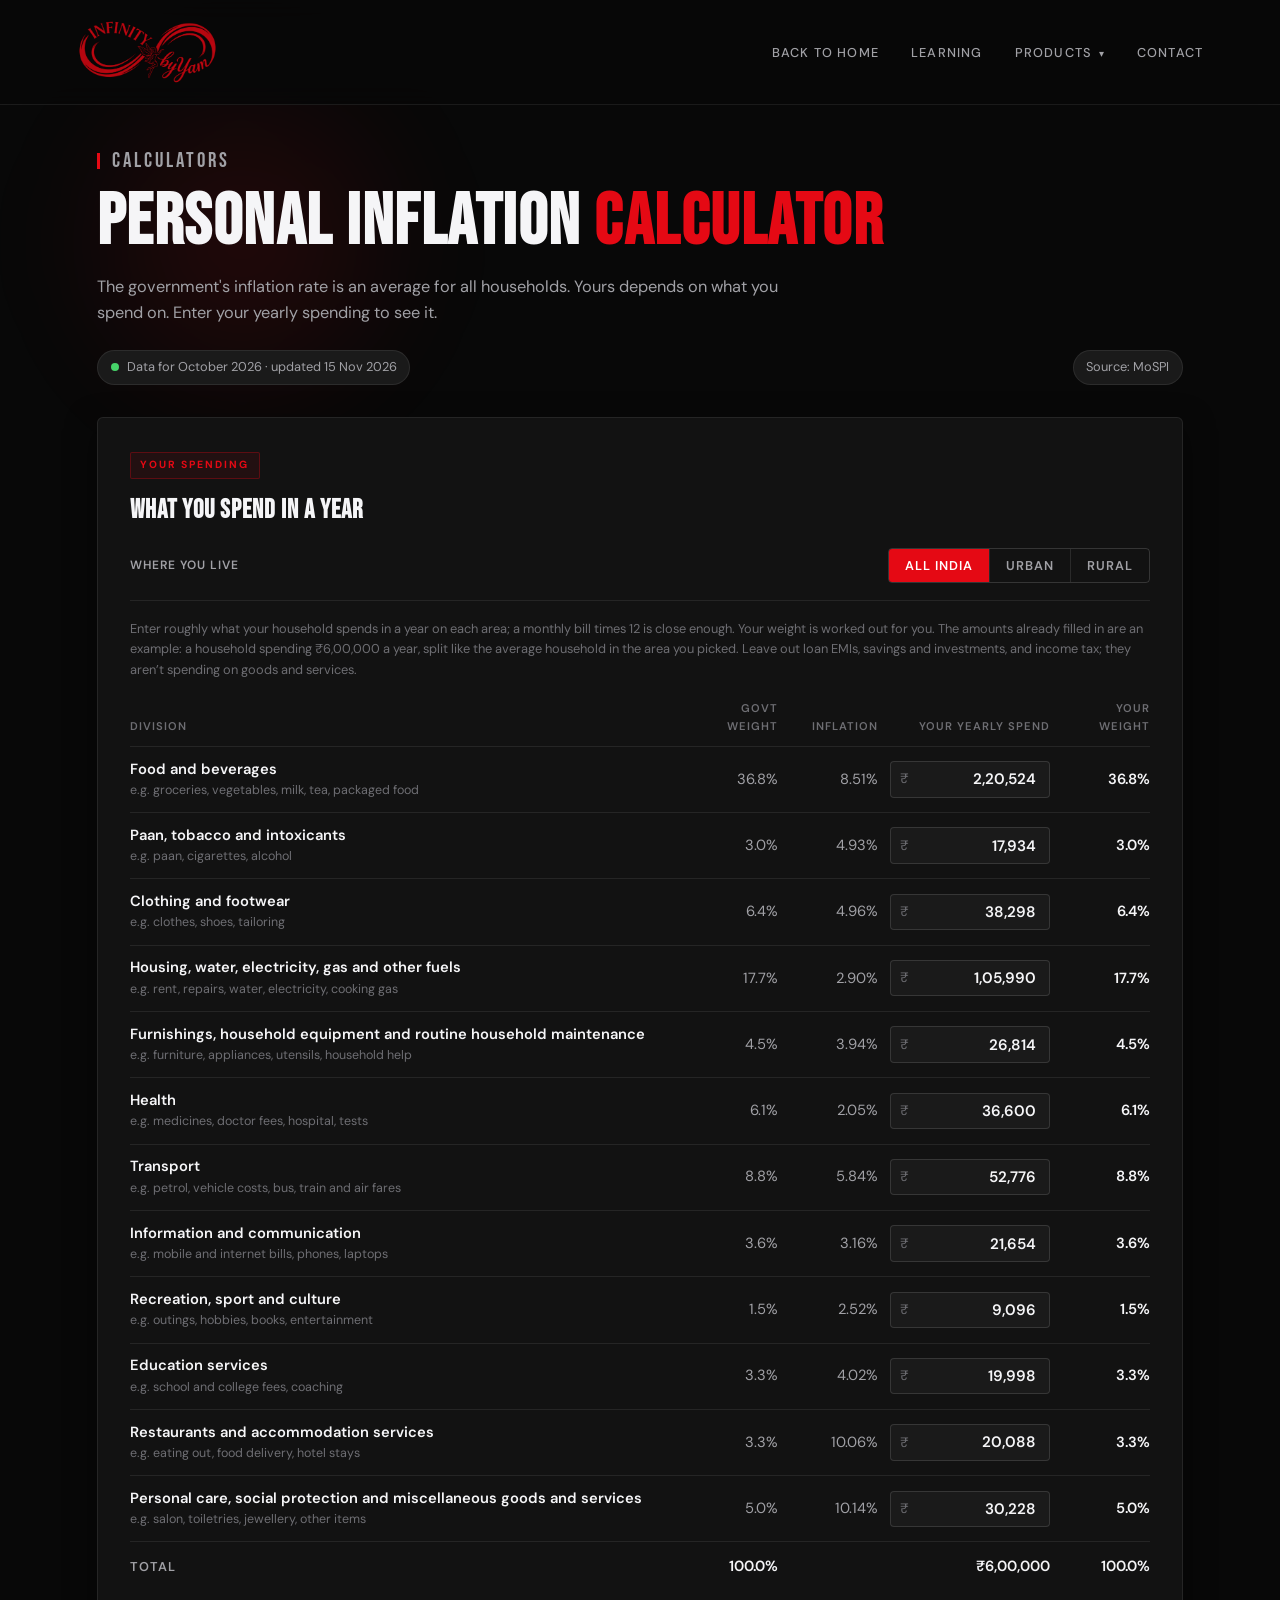
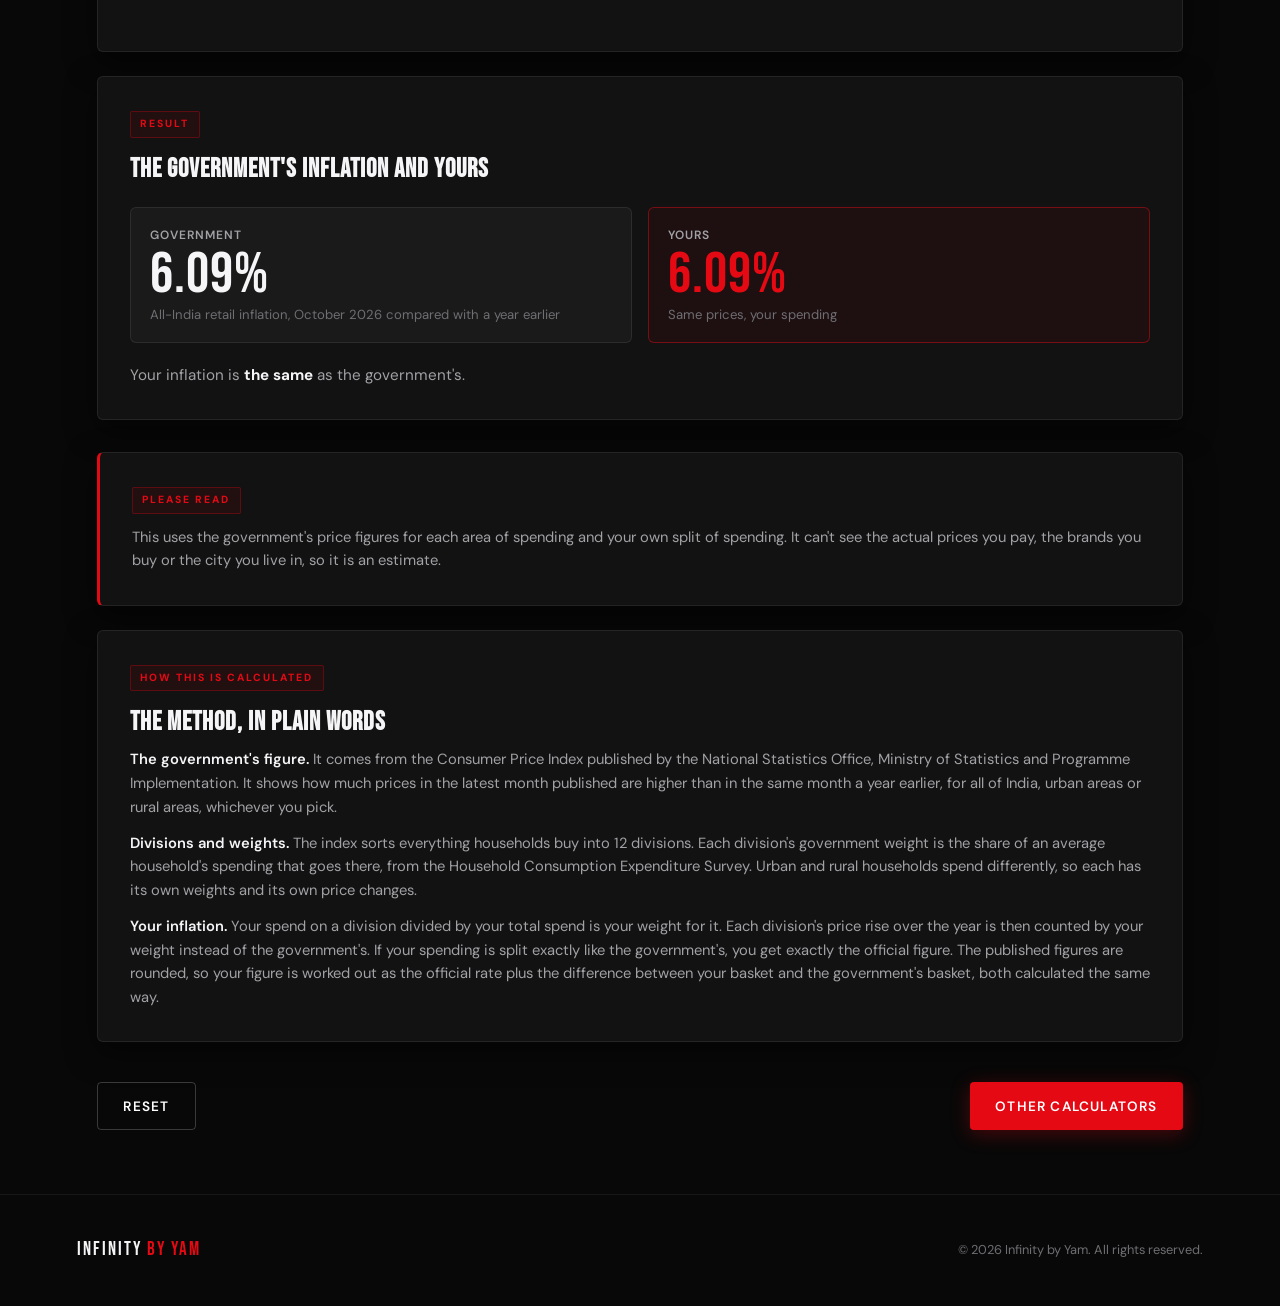
<file: Calculators/personal_inflation_calculator.html>
<!DOCTYPE html>
<html lang="en">
<head>
<meta charset="UTF-8">
<meta name="viewport" content="width=device-width, initial-scale=1.0">
<title>Personal Inflation Calculator · Infinity by Yam</title>
<meta name="description" content="Enter what your household spends in a year and see your own inflation next to India's official rate. Government figures from MoSPI, refreshed automatically.">
<link rel="icon" type="image/png" sizes="32x32" href="https://infinitybyyam.github.io/favicon-32.png">
<link rel="stylesheet" href="https://infinitybyyam.github.io/Calculators/calc-frame.css">
<style>
  /* SOURCE AND DATE */
  .srcrow { display: flex; flex-wrap: wrap; justify-content: space-between; gap: .6rem; margin: -1.5rem 0 2rem; }
  .pill { display: inline-flex; align-items: center; gap: .5rem; font-size: .8rem; color: var(--muted); background: var(--surface2); border: 1px solid var(--line); padding: .4rem .8rem; border-radius: 999px; text-decoration: none; max-width: 100%; }
  .pill i { width: 8px; height: 8px; border-radius: 50%; background: #46d369; flex-shrink: 0; animation: pulse 2s infinite; }
  .pill.src { margin-left: auto; }
  @keyframes pulse { 0% { box-shadow: 0 0 0 0 rgba(70,211,105,.55); } 70% { box-shadow: 0 0 0 8px rgba(70,211,105,0); } 100% { box-shadow: 0 0 0 0 rgba(70,211,105,0); } }

  .loadmsg { color: var(--muted); }
  .loaderr { display: none; background: rgba(229,9,20,.08); border: 1px solid rgba(229,9,20,.35); border-radius: 4px; padding: 1rem; font-size: .92rem; }
  .failed .loaderr { display: block; }
  .failed .needs-data, .loading .needs-data { display: none; }
  .loaded .loadmsg { display: none; }

  /* AREA SWITCH */
  .area { display: flex; justify-content: space-between; align-items: center; flex-wrap: wrap; gap: .6rem 1rem; padding: .25rem 0 1.1rem; margin: .75rem 0 1.1rem; border-bottom: 1px solid var(--line); }
  .area[hidden] { display: none; }
  .area-label { font-size: .75rem; font-weight: 600; letter-spacing: 1px; text-transform: uppercase; color: var(--muted); }
  .seg { display: inline-flex; border: 1px solid rgba(255,255,255,.15); border-radius: 4px; overflow: hidden; flex-shrink: 0; max-width: 100%; }
  .seg button { background: transparent; color: var(--muted); border: none; padding: .5rem 1rem; font: 600 .8rem 'DM Sans', sans-serif; letter-spacing: 1px; text-transform: uppercase; cursor: pointer; white-space: nowrap; }
  .seg button + button { border-left: 1px solid rgba(255,255,255,.1); }
  .seg button.on { background: var(--red); color: #fff; }
  .seg button[hidden] { display: none; }

  /* DIVISION TABLE: division, govt weight, inflation, your yearly spend, your weight */
  .tr { display: grid; grid-template-columns: minmax(0, 1fr) 5.5rem 5.5rem 10rem 5.5rem; gap: .75rem; align-items: center; padding: .8rem 0; border-bottom: 1px solid var(--line); }
  .tr.th { padding: 0 0 .6rem; font-size: .7rem; font-weight: 600; letter-spacing: 1px; text-transform: uppercase; color: var(--faint); align-items: end; }
  .tr.th span:not(:first-child), .num { text-align: right; }
  .dname { min-width: 0; }
  .dname strong { display: block; font-weight: 600; font-size: .92rem; color: var(--text); line-height: 1.35; }
  .dname small { display: block; font-size: .78rem; color: var(--faint); line-height: 1.4; margin-top: .15rem; }
  .num { font-variant-numeric: tabular-nums; font-size: .92rem; color: var(--muted); min-width: 0; }
  .num .lab { display: none; }
  .num.mine { color: var(--text); font-weight: 600; }
  .cell-spend { display: flex; justify-content: flex-end; min-width: 0; }
  .cell-spend .box { width: 100%; }
  .cell-spend .box input { width: 100%; min-width: 0; }
  .tr.bad .box { border-color: var(--red); }
  .tr.total { border-bottom: none; font-weight: 600; }
  .tr.total .dname strong { text-transform: uppercase; letter-spacing: 1px; font-size: .8rem; color: var(--muted); }
  .tr.total .num { color: var(--text); }
  .note { font-size: .82rem; color: #ff8a90; line-height: 1.5; margin-top: .75rem; min-height: 1.2em; }

  /* RESULT */
  .duo { display: grid; grid-template-columns: repeat(2, minmax(0, 1fr)); gap: 1rem; margin-top: 1rem; }
  .rate { background: var(--surface2); border: 1px solid var(--line); border-radius: 6px; padding: 1.1rem 1.2rem; min-width: 0; }
  .rate.you { border-color: rgba(229,9,20,.45); background: rgba(229,9,20,.06); }
  .rate .lbl { font-size: .75rem; font-weight: 600; letter-spacing: 1px; text-transform: uppercase; color: var(--muted); }
  .rate .big { font-family: 'Bebas Neue', sans-serif; font-size: clamp(2.4rem, 7vw, 3.6rem); line-height: 1.05; letter-spacing: 1px; font-variant-numeric: tabular-nums; color: var(--text); overflow-wrap: anywhere; }
  .rate.you .big { color: var(--red); }
  .rate .sub { font-size: .82rem; color: var(--faint); line-height: 1.45; }
  .verdict { margin-top: 1.25rem; color: var(--muted); font-size: .95rem; }
  .verdict strong { color: var(--text); }
  .msg { display: none; background: rgba(229,9,20,.08); border: 1px solid rgba(229,9,20,.35); border-radius: 4px; padding: 1rem; color: var(--text); font-size: .92rem; margin-top: 1rem; }
  .invalid .msg { display: block; }
  .invalid .needs-valid { display: none; }

  /* PHONES: each division becomes a small block, name on top, four figures in two rows under it */
  @media (max-width: 760px) {
    .tr.th { display: none; }
    .tr { grid-template-columns: repeat(2, minmax(0, 1fr)); gap: .55rem .9rem; padding: .9rem 0; align-items: start; }
    .dname { grid-column: 1 / -1; }
    .num { text-align: left; }
    .num .lab { display: block; font-size: .65rem; font-weight: 600; letter-spacing: .8px; text-transform: uppercase; color: var(--faint); margin-bottom: .15rem; }
    .cell-spend { display: block; }
    .tr.total .num:empty { display: none; }
    .duo { grid-template-columns: minmax(0, 1fr); }
  }
  @media (max-width: 420px) {
    .seg button { padding: .5rem .75rem; letter-spacing: .6px; }
    .cell-spend .box { padding: 0 .4rem; }
    .cell-spend .box input { font-size: .9rem; padding: .45rem .15rem; }
  }
</style>
</head>
<body>
<script src="https://infinitybyyam.github.io/Calculators/calc-frame.js"></script>

<main class="page loading" id="page">
  <div class="glow"></div>
  <div class="section-label">Calculators</div>
  <h1>Personal Inflation <span class="accent">Calculator</span></h1>
  <p class="intro">The government's inflation rate is an average for all households. Yours depends on what you spend on. Enter your yearly spending to see it.</p>

  <div class="srcrow">
    <span class="pill"><i></i><span id="asof">Loading the latest figures…</span></span>
    <span class="pill src">Source: MoSPI</span>
  </div>

  <p class="loadmsg">Loading the latest government figures…</p>
  <div class="loaderr">The government figures could not be loaded just now. Please refresh the page in a minute.</div>

  <section class="card needs-data" aria-label="Your spending">
    <div class="eyebrow">Your spending</div>
    <h2>What you spend in a year</h2>
    <div class="area" id="area">
      <span class="area-label" id="area-label">Where you live</span>
      <div class="seg" role="group" aria-labelledby="area-label">
        <button type="button" data-sector="combined" class="on" aria-pressed="true">All India</button>
        <button type="button" data-sector="urban" aria-pressed="false">Urban</button>
        <button type="button" data-sector="rural" aria-pressed="false">Rural</button>
      </div>
    </div>
    <p class="hint">Enter roughly what your household spends in a year on each area; a monthly bill times 12 is close enough. Your weight is worked out for you. The amounts already filled in are an example: a household spending ₹6,00,000 a year, split like the average household in the area you picked. Leave out loan EMIs, savings and investments, and income tax; they aren’t spending on goods and services.</p>

    <div role="table" aria-label="Divisions, weights, inflation and your spending">
      <div class="tr th" role="row"><span role="columnheader">Division</span><span role="columnheader">Govt weight</span><span role="columnheader">Inflation</span><span role="columnheader">Your yearly spend</span><span role="columnheader">Your weight</span></div>
      <div id="rows" role="rowgroup"></div>
      <div class="tr total" role="row">
        <div class="dname" role="cell"><strong>Total</strong></div>
        <div class="num" role="cell"><span class="lab">Govt weight</span>100.0%</div>
        <div class="num" role="cell"></div>
        <div class="num" role="cell"><span class="lab">Your yearly spend</span><span id="t-spend"></span></div>
        <div class="num" role="cell"><span class="lab">Your weight</span><span id="t-you"></span></div>
      </div>
    </div>
    <p class="note" id="note"></p>
  </section>

  <section class="card needs-data" id="results" aria-live="polite">
    <div class="eyebrow">Result</div>
    <h2>The government's inflation and yours</h2>
    <div class="msg" id="msg">Fix the highlighted amount, or enter at least one amount above zero, to see your inflation.</div>
    <div class="needs-valid">
      <div class="duo">
        <div class="rate">
          <div class="lbl">Government</div>
          <div class="big" id="o-gov">–</div>
          <div class="sub"><span id="o-area">All-India</span> retail inflation, <span id="o-month"></span> compared with a year earlier</div>
        </div>
        <div class="rate you">
          <div class="lbl">Yours</div>
          <div class="big" id="o-you">–</div>
          <div class="sub">Same prices, your spending</div>
        </div>
      </div>
      <p class="verdict" id="o-gap"></p>
    </div>
  </section>

  <section class="card disclaimer" style="margin-top:2rem">
    <div class="eyebrow">Please read</div>
    <p>This uses the government's price figures for each area of spending and your own split of spending. It can't see the actual prices you pay, the brands you buy or the city you live in, so it is an estimate.</p>
  </section>

  <section class="card how">
    <div class="eyebrow">How this is calculated</div>
    <h2>The method, in plain words</h2>
    <p><strong>The government's figure.</strong> It comes from the Consumer Price Index published by the National Statistics Office, Ministry of Statistics and Programme Implementation. It shows how much prices in the latest month published are higher than in the same month a year earlier, for all of India, urban areas or rural areas, whichever you pick.</p>
    <p><strong>Divisions and weights.</strong> The index sorts everything households buy into 12 divisions. Each division's government weight is the share of an average household's spending that goes there, from the Household Consumption Expenditure Survey. Urban and rural households spend differently, so each has its own weights and its own price changes.</p>
    <p><strong>Your inflation.</strong> Your spend on a division divided by your total spend is your weight for it. Each division's price rise over the year is then counted by your weight instead of the government's. If your spending is split exactly like the government's, you get exactly the official figure. The published figures are rounded, so your figure is worked out as the official rate plus the difference between your basket and the government's basket, both calculated the same way.</p>
  </section>

  <div data-calc-end></div>
</main>

<script>
var DATA_URL = 'cpi.json';   // kept next to this page; refreshed by GitHub when MoSPI publishes a new month
var EXAMPLE_TOTAL = 600000;  // example household spend a year, split by the government's weights

// Short examples of what falls in each division (CPI 2024 uses the UN's COICOP 2018 groups).
var HINTS = {
  '01': 'e.g. groceries, vegetables, milk, tea, packaged food',
  '02': 'e.g. paan, cigarettes, alcohol',
  '03': 'e.g. clothes, shoes, tailoring',
  '04': 'e.g. rent, repairs, water, electricity, cooking gas',
  '05': 'e.g. furniture, appliances, utensils, household help',
  '06': 'e.g. medicines, doctor fees, hospital, tests',
  '07': 'e.g. petrol, vehicle costs, bus, train and air fares',
  '08': 'e.g. mobile and internet bills, phones, laptops',
  '09': 'e.g. outings, hobbies, books, entertainment',
  '10': 'e.g. school and college fees, coaching',
  '11': 'e.g. eating out, food delivery, hotel stays',
  '13': 'e.g. salon, toiletries, jewellery, other items'
};

var RAW = null, SECTOR = 'combined', D = [], GOV = 0, MONTH = '', touched = [];
var SECTORS = ['combined', 'urban', 'rural'];
var AREA = { combined: 'All-India', urban: 'Urban', rural: 'Rural' };
var $ = function (id) { return document.getElementById(id); };

function esc(s) { return String(s).replace(/[&<>"']/g, function (c) { return { '&': '&amp;', '<': '&lt;', '>': '&gt;', '"': '&quot;', "'": '&#39;' }[c]; }); }
function pct(x, dp) { var v = x.toFixed(dp); if (/^-0\.0+$/.test(v)) v = v.slice(1); return v.replace('-', '−') + '%'; }
function rupees(x) { return Math.round(x).toLocaleString('en-IN'); }
// Example amounts split by the government's weights, adding up to exactly EXAMPLE_TOTAL.
function examples() {
  var a = D.map(function (d) { return Math.round(EXAMPLE_TOTAL * d.weight / 100); });
  var big = 0; a.forEach(function (v, i) { if (v > a[big]) big = i; });
  a[big] += EXAMPLE_TOTAL - a.reduce(function (t, v) { return t + v; }, 0);
  return a;
}
function fmtDate(d) { if (!d) return ''; var x = new Date(d + 'T00:00:00'); return isNaN(x) ? d : x.toLocaleDateString('en-IN', { day: 'numeric', month: 'short', year: 'numeric' }); }

// Reads an amount typed with or without commas or a rupee sign. NaN if it isn't a number.
function parseAmount(s) {
  var t = String(s).replace(/[₹,\s]/g, '');
  if (t === '') return 0;
  return /^\d+(\.\d+)?$/.test(t) ? Number(t) : NaN;
}

// Rise in the basket's cost over a year, for the given weights, worked from index levels.
function basketRate(ws) {
  var now = 0, ago = 0;
  D.forEach(function (d, i) {
    var w = ws[i]; if (!w) return;
    now += w * d.index;
    ago += w * d.index / (1 + d.inflation / 100);
  });
  return ago > 0 ? (now / ago - 1) * 100 : NaN;
}

function render() {
  var h = '', ex = examples();
  D.forEach(function (d, i) {
    h += '<div class="tr" role="row" id="r' + i + '">' +
      '<div class="dname" role="cell"><strong>' + esc(d.name) + '</strong><small>' + esc(HINTS[d.code] || '') + '</small></div>' +
      '<div class="num" role="cell"><span class="lab">Govt weight</span>' + d.weight.toFixed(1) + '%</div>' +
      '<div class="num" role="cell"><span class="lab">Inflation</span>' + pct(d.inflation, 2) + '</div>' +
      '<div class="num cell-spend" role="cell"><span class="lab">Your yearly spend</span>' +
        '<div class="box"><span>₹</span><input type="text" inputmode="numeric" autocomplete="off" id="s' + i + '" aria-label="Your yearly spend on ' + esc(d.name) + ', in rupees" value="' + rupees(ex[i]) + '"></div>' +
      '</div>' +
      '<div class="num mine" role="cell"><span class="lab">Your weight</span><span id="w' + i + '"></span></div>' +
    '</div>';
  });
  $('rows').innerHTML = h;
  D.forEach(function (d, i) {
    var el = $('s' + i);
    el.addEventListener('input', function () { touched[i] = true; update(); });
    el.addEventListener('blur', function () { var v = parseAmount(el.value); if (isFinite(v) && el.value.trim() !== '') el.value = rupees(v); });
  });
  $('o-gov').textContent = pct(GOV, 2);
  $('o-area').textContent = AREA[SECTOR];
  $('o-month').textContent = MONTH;
}

function update() {
  var amts = [], bad = false, total = 0;
  D.forEach(function (d, i) {
    var v = parseAmount($('s' + i).value);
    var rowBad = !isFinite(v) || v < 0 || v > 1e9;
    $('r' + i).classList.toggle('bad', rowBad);
    if (rowBad) { bad = true; amts.push(0); return; }
    amts.push(v); total += v;
  });
  $('t-spend').textContent = '₹' + rupees(total);
  D.forEach(function (d, i) { $('w' + i).textContent = (!bad && total > 0) ? (amts[i] / total * 100).toFixed(1) + '%' : '–'; });
  $('t-you').textContent = (!bad && total > 0) ? '100.0%' : '–';
  $('note').textContent = bad ? 'Enter each amount in rupees, using numbers only.' : '';

  var res = $('results');
  if (bad || total <= 0) { res.classList.add('invalid'); return; }
  res.classList.remove('invalid');

  var gw = D.map(function (d) { return d.weight; });
  // Until any amount is changed, the example split is exactly the government's.
  var ws = touched.some(Boolean) ? amts : gw;
  var mine = GOV + (basketRate(ws) - basketRate(gw));
  $('o-you').textContent = pct(mine, 2);
  var gap = Math.round((mine - GOV) * 100) / 100;
  var g = $('o-gap');
  if (gap === 0) g.innerHTML = 'Your inflation is <strong>the same</strong> as the government\'s.';
  else g.innerHTML = 'Your inflation is <strong>' + Math.abs(gap).toFixed(2) + ' percentage points ' + (gap > 0 ? 'higher' : 'lower') + '</strong> than the government\'s.';
}

// Does the data hold a full set of figures for this area?
function sectorOK(data, s) {
  var h = data.headline && data.headline[s];
  if (!h || !isFinite(h.inflation)) return false;
  var ds = data.divisions || [];
  return ds.length === 12 && ds.every(function (d) {
    return d && d.weight && d.index && d.inflation && isFinite(d.weight[s]) && isFinite(d.index[s]) && isFinite(d.inflation[s]);
  });
}

// Switch area: government weights and price changes change; amounts the user typed stay.
function setSector(s) {
  var kept = D.map(function (d, i) { var el = $('s' + i); return el ? el.value : ''; });
  SECTOR = s;
  D = RAW.divisions.map(function (d) {
    return { code: d.code, name: d.name, weight: d.weight[s], index: d.index[s], inflation: d.inflation[s] };
  });
  GOV = RAW.headline[s].inflation;
  render();
  D.forEach(function (d, i) { if (touched[i]) $('s' + i).value = kept[i]; });
  document.querySelectorAll('[data-sector]').forEach(function (b) {
    var on = b.getAttribute('data-sector') === s;
    b.classList.toggle('on', on); b.setAttribute('aria-pressed', on);
  });
  update();
}

window.calcReset = function () {
  if (!RAW) return;
  touched = [];
  setSector('combined');
};

function load() {
  var page = $('page');
  fetch(DATA_URL, { cache: 'no-cache' })
    .then(function (r) { if (!r.ok) throw new Error('HTTP ' + r.status); return r.json(); })
    .then(function (data) {
      if (!sectorOK(data, 'combined')) throw new Error('bad data');
      RAW = data;
      var have = SECTORS.filter(function (s) { return sectorOK(data, s); });
      // Show only the areas the data covers; with all-India alone, hide the switch.
      document.querySelectorAll('[data-sector]').forEach(function (b) {
        b.hidden = have.indexOf(b.getAttribute('data-sector')) < 0;
        b.addEventListener('click', function () { setSector(b.getAttribute('data-sector')); });
      });
      $('area').hidden = have.length < 2;
      MONTH = data.dataLabel || '';
      $('asof').textContent = 'Data for ' + MONTH + ' · updated ' + fmtDate(data.updated);
      setSector('combined');
      page.classList.remove('loading'); page.classList.add('loaded');
    })
    .catch(function () {
      $('asof').textContent = 'Figures unavailable';
      page.classList.remove('loading'); page.classList.add('failed', 'loaded');
    });
}
load();
</script>
</body>
</html>
</file>
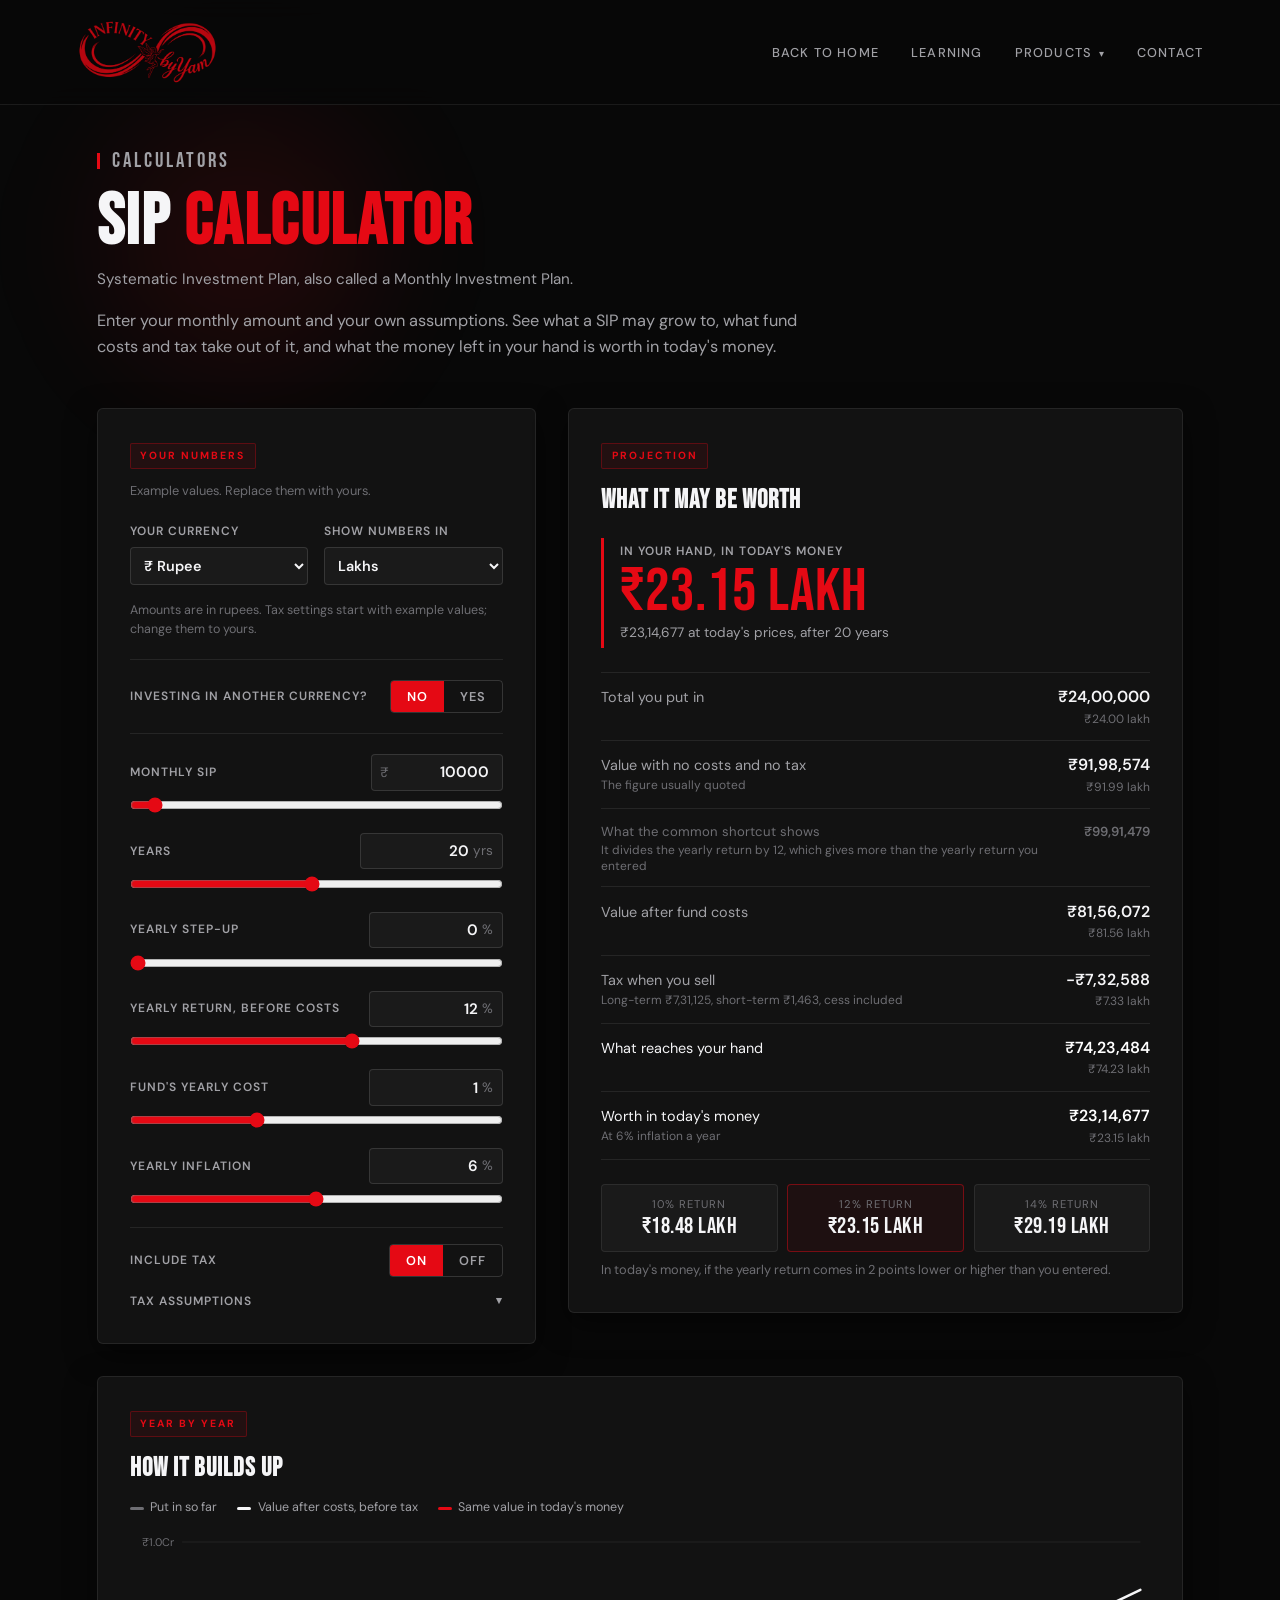
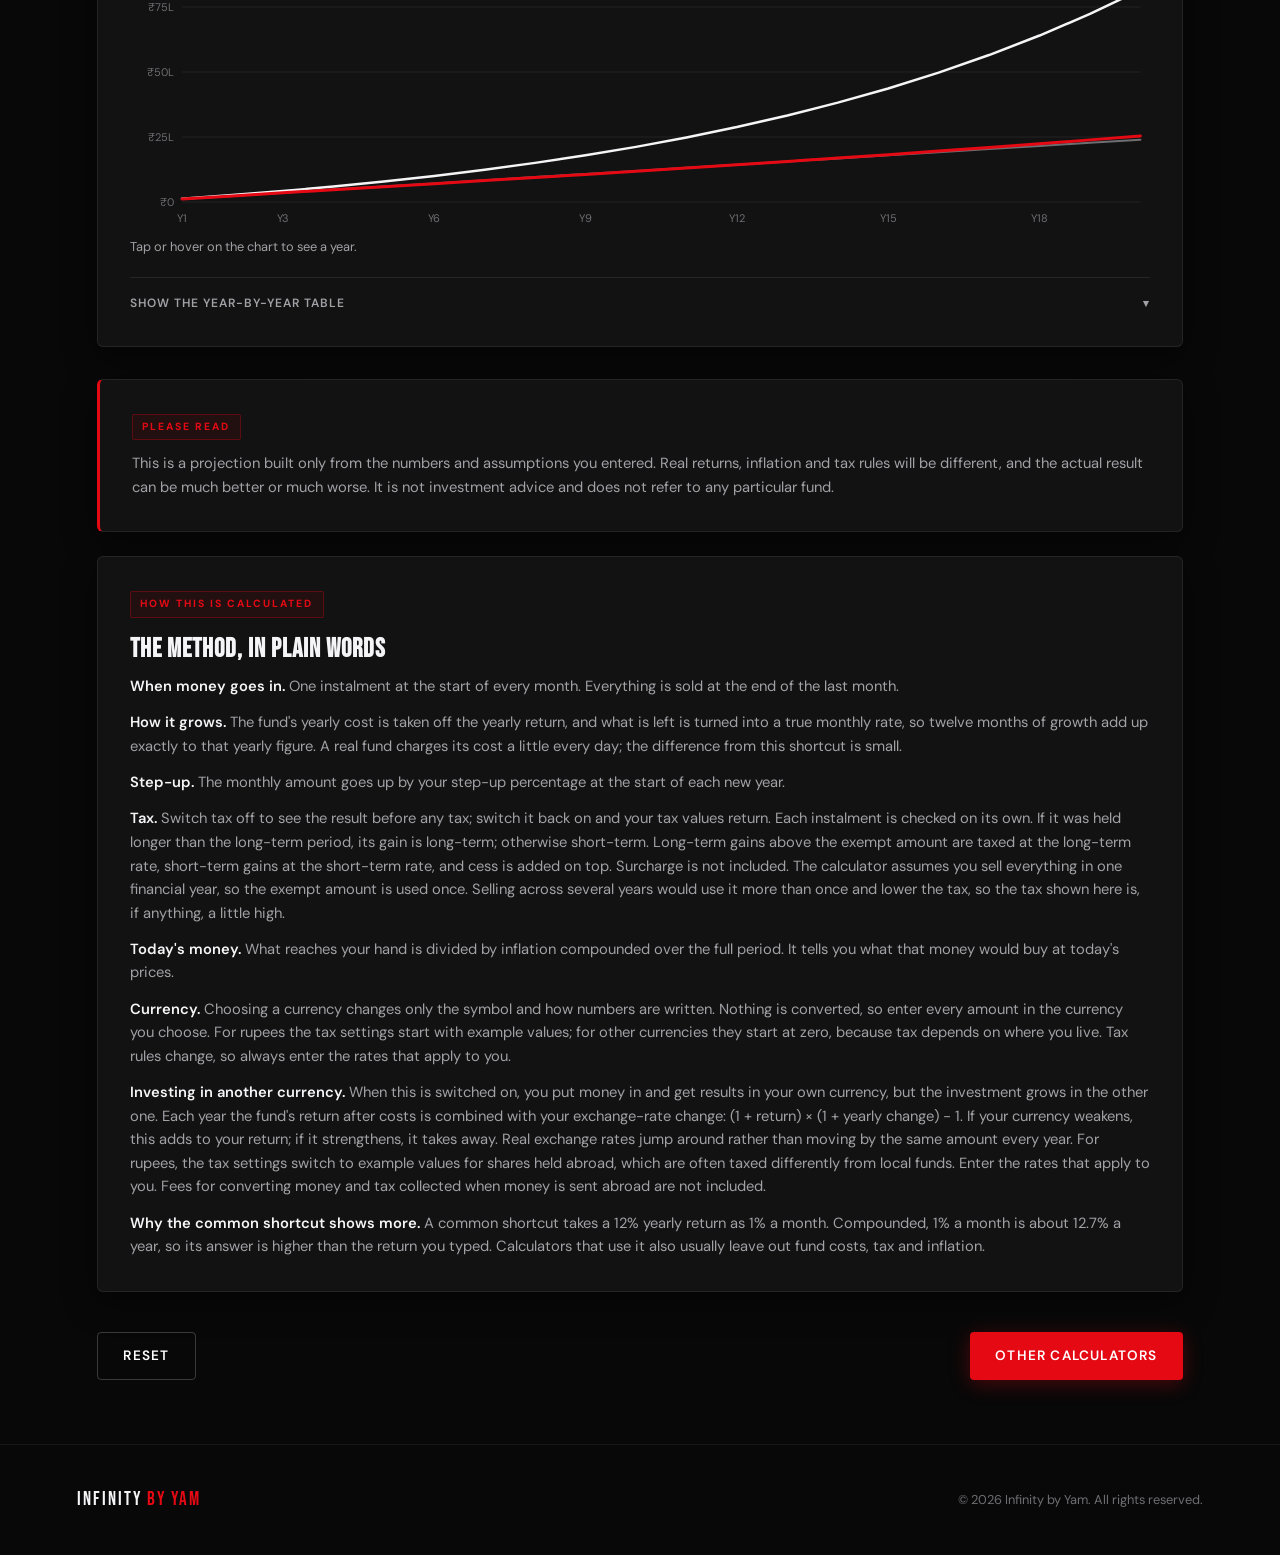
<file: Calculators/sip_calculator.html>
<!DOCTYPE html>
<html lang="en">
<head>
<meta charset="UTF-8">
<meta name="viewport" content="width=device-width, initial-scale=1.0">
<title>SIP Calculator · Infinity by Yam</title>
<link rel="icon" type="image/png" sizes="32x32" href="https://infinitybyyam.github.io/favicon-32.png">
<link rel="stylesheet" href="https://infinitybyyam.github.io/Calculators/calc-frame.css">
<style>
  .layout { display: grid; grid-template-columns: minmax(0, 5fr) minmax(0, 7fr); gap: 2rem; align-items: start; }

  /* CURRENCY AND NUMBER STYLE */
  .aka { color: var(--muted); font-size: .95rem; margin: -.4rem 0 1rem; }
  .setup { display: grid; grid-template-columns: minmax(0,1fr) minmax(0,1fr); gap: 1rem; padding-bottom: 1.25rem; margin-bottom: 1.25rem; border-bottom: 1px solid var(--line); }
  .setup label { display: block; font-size: .75rem; font-weight: 600; letter-spacing: 1px; text-transform: uppercase; color: var(--muted); margin-bottom: .4rem; }
  .setup select { width: 100%; background: var(--surface2); color: var(--text); border: 1px solid rgba(255,255,255,.12); border-radius: 4px; padding: .5rem .55rem; font: 600 .9rem 'DM Sans', sans-serif; cursor: pointer; }
  .setup select:focus { outline: none; border-color: var(--red); }
  .cur-note { grid-column: 1 / -1; font-size: .78rem; color: var(--faint); line-height: 1.5; }
  .cur-note.warn { color: #ff8a90; }
  .field-note { font-size: .78rem; color: #ff8a90; margin-top: .35rem; line-height: 1.5; }
  .cross { padding-bottom: 1.25rem; margin-bottom: 1.25rem; border-bottom: 1px solid var(--line); }
  .switch-row { display: flex; justify-content: space-between; align-items: center; gap: 1rem; }
  .switch-label { font-size: .75rem; font-weight: 600; letter-spacing: 1px; text-transform: uppercase; color: var(--muted); }
  .seg { display: inline-flex; border: 1px solid rgba(255,255,255,.15); border-radius: 4px; overflow: hidden; flex-shrink: 0; }
  .seg button { background: transparent; color: var(--muted); border: none; padding: .45rem 1rem; font: 600 .8rem 'DM Sans', sans-serif; letter-spacing: 1px; text-transform: uppercase; cursor: pointer; }
  .seg button.on { background: var(--red); color: #fff; }
  .cross-body { margin-top: 1.1rem; }
  .cross-body[hidden] { display: none; }
  .inv-pick { margin-bottom: 1.1rem; }
  .inv-pick label { display: block; font-size: .75rem; font-weight: 600; letter-spacing: 1px; text-transform: uppercase; color: var(--muted); margin-bottom: .4rem; }
  .inv-pick select { width: 100%; background: var(--surface2); color: var(--text); border: 1px solid rgba(255,255,255,.12); border-radius: 4px; padding: .5rem .55rem; font: 600 .9rem 'DM Sans', sans-serif; cursor: pointer; }
  .inv-pick select:focus { outline: none; border-color: var(--red); }
  .fx-note { font-size: .78rem; color: var(--faint); line-height: 1.5; margin-top: -.6rem; }
  .rows li[hidden] { display: none; }
  .tax-row { border-top: 1px solid var(--line); margin-top: .5rem; padding-top: 1rem; }
  .tax-row + details.group { border-top: none; margin-top: 0; padding-top: .9rem; }
  details.group[hidden] { display: none; }
  .taxnote { font-size: .78rem; color: var(--faint); margin: -.4rem 0 1.1rem; line-height: 1.5; }

  /* RESULTS */
  .headline { border-left: 3px solid var(--red); padding: .25rem 0 .25rem 1rem; margin: 1rem 0 1.5rem; }
  .headline .lbl { font-size: .75rem; font-weight: 600; letter-spacing: 1px; text-transform: uppercase; color: var(--muted); }
  .headline .big { overflow-wrap: anywhere; font-family: 'Bebas Neue', sans-serif; font-size: clamp(2.6rem, 7vw, 3.8rem); line-height: 1; color: var(--red); letter-spacing: 1px; font-variant-numeric: tabular-nums; }
  .headline .sub { font-size: .85rem; color: var(--muted); }
  .rows { list-style: none; }
  .rows li { display: flex; justify-content: space-between; align-items: baseline; gap: 1rem; padding: .7rem 0; border-bottom: 1px solid var(--line); }
  .rows li:first-child { border-top: 1px solid var(--line); }
  .rows .k { font-size: .9rem; color: var(--muted); min-width: 0; }
  .rows .k small { display: block; font-size: .75rem; color: var(--faint); line-height: 1.4; }
  .rows .v { font-weight: 600; font-variant-numeric: tabular-nums; text-align: right; min-width: 0; overflow-wrap: anywhere; flex-shrink: 0; max-width: 60%; }
  .rows .v small { display: block; font-weight: 400; font-size: .75rem; color: var(--faint); }
  .rows li.minor .k, .rows li.minor .v { color: var(--faint); font-size: .82rem; }
  .rows li.strong .k { color: var(--text); }
  .rows li.strong .v { color: #fff; }
  .rows .neg { color: #ff6b72; }

  .range { display: grid; grid-template-columns: repeat(3, minmax(0,1fr)); gap: .6rem; margin-top: 1.5rem; }
  .range > div { background: var(--surface2); border: 1px solid var(--line); border-radius: 4px; padding: .7rem .6rem; text-align: center; min-width: 0; }
  .range > div.mid { border-color: rgba(229,9,20,.45); background: rgba(229,9,20,.06); }
  .range .r { font-size: .7rem; letter-spacing: 1px; text-transform: uppercase; color: var(--faint); }
  .range .n { font-family: 'Bebas Neue', sans-serif; font-size: 1.45rem; letter-spacing: .5px; line-height: 1.1; overflow-wrap: break-word; }
  .range-cap { font-size: .8rem; color: var(--faint); margin-top: .5rem; }

  .msg { display: none; background: rgba(229,9,20,.08); border: 1px solid rgba(229,9,20,.35); border-radius: 4px; padding: 1rem; color: var(--text); font-size: .92rem; margin-top: 1rem; }
  .invalid .msg { display: block; }
  .invalid .needs-valid { display: none; }

  /* CHART: full width below the inputs and results */
  .chart-wide { margin-top: 2rem; }
  .legend { display: flex; flex-wrap: wrap; gap: .5rem 1.25rem; font-size: .78rem; color: var(--muted); margin: .5rem 0 .75rem; }
  .legend i { display: inline-block; width: 14px; height: 3px; vertical-align: middle; margin-right: .4rem; border-radius: 2px; }
  #chart { width: 100%; height: auto; display: block; }
  #chart text { font-family: 'DM Sans', sans-serif; font-size: 11px; fill: var(--faint); }
  .tip { font-size: .8rem; color: var(--muted); min-height: 1.3em; margin-top: .4rem; font-variant-numeric: tabular-nums; }

  details.table { margin-top: 1.25rem; border-top: 1px solid var(--line); padding-top: 1rem; }
  details.table summary { cursor: pointer; font-size: .75rem; font-weight: 600; letter-spacing: 1px; text-transform: uppercase; color: var(--muted); list-style: none; display: flex; justify-content: space-between; align-items: center; }
  .tbl-wrap { overflow-x: auto; margin-top: 1rem; }
  table { width: 100%; border-collapse: collapse; font-size: .82rem; font-variant-numeric: tabular-nums; }
  th, td { padding: .45rem .4rem; text-align: right; border-bottom: 1px solid var(--line); white-space: nowrap; }
  th:first-child, td:first-child { text-align: left; }
  th { color: var(--faint); font-weight: 600; font-size: .7rem; letter-spacing: .5px; text-transform: uppercase; }

  /* Desktop: the results travel with you while the inputs are longer (for example with tax assumptions open) */
  @media (min-width: 901px) {
    #results-col { position: sticky; align-self: start; }
  }
  @media (max-width: 900px) {
    .layout { grid-template-columns: minmax(0, 1fr); }
  }
  @media (max-width: 420px) {
    .range .n { font-size: 1.2rem; }
  }
</style>
</head>
<body>
<script src="https://infinitybyyam.github.io/Calculators/calc-frame.js"></script>

<main class="page">
  <div class="glow"></div>
  <div class="section-label">Calculators</div>
  <h1>SIP <span class="accent">Calculator</span></h1>
  <p class="aka">Systematic Investment Plan, also called a Monthly Investment Plan.</p>
  <p class="intro">Enter your monthly amount and your own assumptions. See what a SIP may grow to, what fund costs and tax take out of it, and what the money left in your hand is worth in today's money.</p>

  <div class="layout">
    <!-- INPUTS -->
    <section class="card" aria-label="Your numbers">
      <div class="eyebrow">Your numbers</div>
      <p class="hint">Example values. Replace them with yours.</p>

      <div class="setup">
        <div>
          <label for="cur">Your currency</label>
          <select id="cur">
            <option value="INR">₹ Rupee</option>
            <option value="USD">$ US Dollar</option>
            <option value="EUR">€ Euro</option>
            <option value="GBP">£ Pound</option>
            <option value="JPY">¥ Yen</option>
          </select>
        </div>
        <div>
          <label for="sys">Show numbers in</label>
          <select id="sys">
            <option value="lakh">Lakhs</option>
            <option value="mil">Millions</option>
          </select>
        </div>
        <p class="cur-note" id="cur-note"></p>
      </div>

      <div class="cross">
        <div class="switch-row">
          <span class="switch-label" id="cross-label">Investing in another currency?</span>
          <div class="seg" role="group" aria-labelledby="cross-label">
            <button type="button" data-cross="no" class="on" aria-pressed="true">No</button>
            <button type="button" data-cross="yes" aria-pressed="false">Yes</button>
          </div>
        </div>
        <div class="cross-body" id="cross-body" hidden>
          <div class="inv-pick">
            <label for="inv">You invest in</label>
            <select id="inv"></select>
          </div>
          <div class="field" data-key="fx"></div>
          <p class="fx-note" id="fx-note"></p>
        </div>
      </div>

      <div class="field" data-key="monthly"></div>
      <div class="field" data-key="years"></div>
      <div class="field" data-key="stepup"></div>
      <div class="field" data-key="ret"></div>
      <div class="field" data-key="exp"></div>
      <div class="field" data-key="infl"></div>

      <div class="switch-row tax-row">
        <span class="switch-label" id="tax-label">Include tax</span>
        <div class="seg" role="group" aria-labelledby="tax-label">
          <button type="button" data-tax="on" class="on" aria-pressed="true">On</button>
          <button type="button" data-tax="off" aria-pressed="false">Off</button>
        </div>
      </div>
      <details class="group" id="taxgroup">
        <summary>Tax assumptions</summary>
        <p class="taxnote" id="taxnote"></p>
        <div class="field" data-key="ltcg"></div>
        <div class="field" data-key="exempt"></div>
        <div class="field" data-key="stcg"></div>
        <div class="field" data-key="cess"></div>
        <div class="field" data-key="ltmonths"></div>
      </details>
    </section>

    <!-- RESULTS -->
    <div id="results-col">
      <section class="card" id="results" aria-live="polite">
        <div class="eyebrow">Projection</div>
        <h2>What it may be worth</h2>
        <div class="msg" id="msg">Fix the highlighted input to see the projection.</div>

        <div class="needs-valid">
          <div class="headline">
            <div class="lbl">In your hand, in today's money</div>
            <div class="big" id="o-real">–</div>
            <div class="sub" id="o-real-sub"></div>
          </div>

          <ul class="rows">
            <li><span class="k">Total you put in</span><span class="v" id="o-in"></span></li>
            <li><span class="k">Value with no costs and no tax<small>The figure usually quoted</small></span><span class="v" id="o-gross"></span></li>
            <li class="minor"><span class="k">What the common shortcut shows<small>It divides the yearly return by 12, which gives more than the yearly return you entered</small></span><span class="v" id="o-common"></span></li>
            <li><span class="k">Value after fund costs</span><span class="v" id="o-net"></span></li>
            <li class="minor" id="row-fx" hidden><span class="k">Currency movement, included above<small id="o-fx-note"></small></span><span class="v" id="o-fx"></span></li>
            <li><span class="k">Tax when you sell<small id="o-tax-split"></small></span><span class="v" id="o-tax"></span></li>
            <li class="strong"><span class="k">What reaches your hand</span><span class="v" id="o-hand"></span></li>
            <li class="strong"><span class="k">Worth in today's money<small id="o-infl-note"></small></span><span class="v" id="o-real2"></span></li>
          </ul>

          <div class="range" id="range"></div>
          <p class="range-cap">In today's money, if the yearly return comes in 2 points lower or higher than you entered.</p>
        </div>
      </section>

    </div>
  </div>

    <section class="card chart-wide" id="chart-card">
      <div class="eyebrow">Year by year</div>
      <h2>How it builds up</h2>
      <div class="needs-valid">
        <div class="legend">
          <span><i style="background:#6e6e73"></i>Put in so far</span>
          <span><i style="background:#f5f5f7"></i>Value after costs, before tax</span>
          <span><i style="background:#E50914"></i>Same value in today's money</span>
        </div>
        <svg id="chart" viewBox="0 0 600 300" role="img" aria-label="Year by year chart"></svg>
        <div class="tip" id="tip">Tap or hover on the chart to see a year.</div>

        <details class="table">
          <summary>Show the year-by-year table</summary>
          <div class="tbl-wrap">
            <table>
              <thead><tr><th>Year</th><th>Put in</th><th>Value</th><th>Today's money</th></tr></thead>
              <tbody id="tbody"></tbody>
            </table>
          </div>
        </details>
      </div>
    </section>

  <section class="card disclaimer" style="margin-top:2rem">
    <div class="eyebrow">Please read</div>
    <p>This is a projection built only from the numbers and assumptions you entered. Real returns, inflation and tax rules will be different, and the actual result can be much better or much worse. It is not investment advice and does not refer to any particular fund.</p>
  </section>

  <section class="card how">
    <div class="eyebrow">How this is calculated</div>
    <h2>The method, in plain words</h2>
    <p><strong>When money goes in.</strong> One instalment at the start of every month. Everything is sold at the end of the last month.</p>
    <p><strong>How it grows.</strong> The fund's yearly cost is taken off the yearly return, and what is left is turned into a true monthly rate, so twelve months of growth add up exactly to that yearly figure. A real fund charges its cost a little every day; the difference from this shortcut is small.</p>
    <p><strong>Step-up.</strong> The monthly amount goes up by your step-up percentage at the start of each new year.</p>
    <p><strong>Tax.</strong> Switch tax off to see the result before any tax; switch it back on and your tax values return. Each instalment is checked on its own. If it was held longer than the long-term period, its gain is long-term; otherwise short-term. Long-term gains above the exempt amount are taxed at the long-term rate, short-term gains at the short-term rate, and cess is added on top. Surcharge is not included. The calculator assumes you sell everything in one financial year, so the exempt amount is used once. Selling across several years would use it more than once and lower the tax, so the tax shown here is, if anything, a little high.</p>
    <p><strong>Today's money.</strong> What reaches your hand is divided by inflation compounded over the full period. It tells you what that money would buy at today's prices.</p>
    <p><strong>Currency.</strong> Choosing a currency changes only the symbol and how numbers are written. Nothing is converted, so enter every amount in the currency you choose. For rupees the tax settings start with example values; for other currencies they start at zero, because tax depends on where you live. Tax rules change, so always enter the rates that apply to you.</p>
    <p><strong>Investing in another currency.</strong> When this is switched on, you put money in and get results in your own currency, but the investment grows in the other one. Each year the fund's return after costs is combined with your exchange-rate change: (1 + return) × (1 + yearly change) − 1. If your currency weakens, this adds to your return; if it strengthens, it takes away. Real exchange rates jump around rather than moving by the same amount every year. For rupees, the tax settings switch to example values for shares held abroad, which are often taxed differently from local funds. Enter the rates that apply to you. Fees for converting money and tax collected when money is sent abroad are not included.</p>
    <p><strong>Why the common shortcut shows more.</strong> A common shortcut takes a 12% yearly return as 1% a month. Compounded, 1% a month is about 12.7% a year, so its answer is higher than the return you typed. Calculators that use it also usually leave out fund costs, tax and inflation.</p>
  </section>

  <div data-calc-end></div>
</main>


<script>
// CALC-START
var FIELDS = {
  monthly:  { label: 'Monthly SIP', cur: true, suf: '', def: 10000, min: 1, max: 100000000, sMin: 500, sMax: 200000, step: 500, whole: true, err: '' },
  years:    { label: 'Years', pre: '', suf: 'yrs', def: 20, min: 1, max: 50, sMin: 1, sMax: 40, step: 1, whole: true, err: 'Enter whole years between 1 and 50.' },
  stepup:   { label: 'Yearly step-up', pre: '', suf: '%', def: 0, min: 0, max: 100, sMin: 0, sMax: 25, step: 1, err: 'Enter a step-up between 0% and 100%.' },
  ret:      { label: 'Yearly return, before costs', pre: '', suf: '%', def: 12, min: -100, max: 100, sMin: 0, sMax: 20, step: 0.5, err: 'Enter a yearly return between -100% and 100%.' },
  exp:      { label: "Fund's yearly cost", pre: '', suf: '%', def: 1, min: 0, max: 10, sMin: 0, sMax: 3, step: 0.05, err: 'Enter a yearly cost between 0% and 10%.' },
  infl:     { label: 'Yearly inflation', pre: '', suf: '%', def: 6, min: 0, max: 100, sMin: 0, sMax: 12, step: 0.5, err: 'Enter inflation between 0% and 100%.' },
  ltcg:     { label: 'Long-term gains tax', pre: '', suf: '%', def: 12.5, min: 0, max: 50, sMin: 0, sMax: 30, step: 0.5, err: 'Enter a rate between 0% and 50%.' },
  exempt:   { label: 'Long-term gains tax-free', cur: true, suf: '', def: 125000, min: 0, max: 1000000, sMin: 0, sMax: 500000, step: 5000, whole: true, err: 'Enter an amount between ₹0 and ₹10,00,000.' },
  stcg:     { label: 'Short-term gains tax', pre: '', suf: '%', def: 20, min: 0, max: 50, sMin: 0, sMax: 40, step: 0.5, err: 'Enter a rate between 0% and 50%.' },
  cess:     { label: 'Cess on tax', pre: '', suf: '%', def: 4, min: 0, max: 10, sMin: 0, sMax: 10, step: 0.5, err: 'Enter cess between 0% and 10%.' },
  fx:       { label: 'Yearly change in exchange rate', pre: '', suf: '%', def: 0, min: -50, max: 50, sMin: -10, sMax: 10, step: 0.5, err: 'Enter a yearly change between -50% and 50%.' },
  ltmonths: { label: 'Months to count as long-term', pre: '', suf: 'mo', def: 12, min: 0, max: 60, sMin: 0, sMax: 36, step: 1, whole: true, err: 'Enter whole months between 0 and 60.' }
};

// p: monthly, years, stepup, ret, exp, infl, ltcg, exempt, stcg, cess, ltmonths (percentages as numbers, e.g. 12)
function project(p) {
  var n = p.years * 12;
  // Investing in another currency: each year's growth is multiplied by (1 + yearly exchange-rate change).
  var fxf = p.cross ? Math.max(0, 1 + p.fx / 100) : 1;
  var fxm = Math.pow(fxf, 1 / 12);
  var r0 = Math.pow(Math.max(0, 1 + (p.ret - p.exp) / 100), 1 / 12) - 1;
  var r = (1 + r0) * fxm - 1;
  var rg = Math.pow(Math.max(0, 1 + p.ret / 100), 1 / 12) * fxm - 1;
  var rc = (1 + p.ret / 1200) * fxm - 1;
  var valueNoFx = 0;
  var invested = 0, value = 0, gross = 0, common = 0, lt = 0, st = 0;
  var amt = p.monthly;
  var yearly = [];
  for (var m = 0; m < n; m++) {
    if (m > 0 && m % 12 === 0) amt = amt * (1 + p.stepup / 100);
    var held = n - m;
    var v = amt * Math.pow(1 + r, held);
    invested += amt; value += v;
    valueNoFx += amt * Math.pow(1 + r0, held);
    gross += amt * Math.pow(1 + rg, held);
    common += amt * Math.pow(1 + rc, held);
    if (held > p.ltmonths) lt += v - amt; else st += v - amt;
  }
  // year-by-year: value at end of each year of what has gone in so far (after costs, before tax)
  var put = 0, a2 = p.monthly;
  for (var y = 1; y <= p.years; y++) {
    var val = 0; put = 0; a2 = p.monthly;
    for (var k = 0; k < y * 12; k++) {
      if (k > 0 && k % 12 === 0) a2 = a2 * (1 + p.stepup / 100);
      put += a2; val += a2 * Math.pow(1 + r, y * 12 - k);
    }
    yearly.push({ year: y, put: put, value: val, real: val / Math.pow(1 + p.infl / 100, y) });
  }
  var ltTax = Math.max(0, lt - p.exempt) * p.ltcg / 100;
  var stTax = Math.max(0, st) * p.stcg / 100;
  var tax = (ltTax + stTax) * (1 + p.cess / 100);
  var hand = value - tax;
  var real = hand / Math.pow(1 + p.infl / 100, p.years);
  return { invested: invested, gross: gross, common: common, value: value, fxEffect: value - valueNoFx, lt: lt, st: st,
           ltTax: ltTax * (1 + p.cess / 100), stTax: stTax * (1 + p.cess / 100), tax: tax,
           hand: hand, real: real, yearly: yearly };
}
// CALC-END

// Currency changes only the symbol and number style. Nothing is converted.
var CURRENCIES = {
  INR: { sym: '₹', sys: 'lakh', name: 'rupee', plural: 'rupees', full: '₹ Rupee' },
  USD: { sym: '$', sys: 'mil', name: 'dollar', plural: 'dollars', full: '$ US Dollar' },
  EUR: { sym: '€', sys: 'mil', name: 'euro', plural: 'euros', full: '€ Euro' },
  GBP: { sym: '£', sys: 'mil', name: 'pound', plural: 'pounds', full: '£ Pound' },
  JPY: { sym: '¥', sys: 'mil', name: 'yen', plural: 'yen', full: '¥ Yen' }
};
// Example tax values for rupees (similar to Indian equity funds when written, Nov 2026). Not presented as current law.
var INDIA_TAX = { ltcg: 12.5, exempt: 125000, stcg: 20, cess: 4, ltmonths: 12 };
var OTHER_TAX = { ltcg: 0, exempt: 0, stcg: 0, cess: 0, ltmonths: 12 };
// Example tax values for shares held abroad (similar to Indian rules when written, Nov 2026): long-term after 24 months at 12.5%, no tax-free amount,
// short-term at the income tax slab (30% shown as an example).
var INDIA_FOREIGN_TAX = { ltcg: 12.5, exempt: 0, stcg: 30, cess: 4, ltmonths: 24 };
var state = { cur: 'INR', sys: 'lakh', cross: false, inv: 'USD', tax: true };
var TAX_KEYS = ['ltcg', 'exempt', 'stcg', 'cess', 'ltmonths'];
var taxTouched = false;   // becomes true once the reader changes any tax box; then presets stop overwriting them
function applyTax() {
  if (taxTouched) return;
  if (state.cur === 'INR') setTax(state.cross ? INDIA_FOREIGN_TAX : INDIA_TAX);
  else setTax(OTHER_TAX);
}

function sym() { return CURRENCIES[state.cur].sym; }
function loc() { return state.sys === 'lakh' ? 'en-IN' : 'en-US'; }
function inr(x) {
  var s = Math.round(Math.abs(x)).toLocaleString(loc());
  return (x < -0.5 ? '−' : '') + sym() + s;
}
function words(x) {
  var a = Math.abs(x), sign = x < 0 ? '−' : '';
  var two = function (v) { return v.toLocaleString(loc(), { maximumFractionDigits: 2, minimumFractionDigits: 2 }); };
  if (state.sys === 'lakh') {
    if (a >= 1e7) return sign + sym() + two(a / 1e7) + ' crore';
    if (a >= 1e5) return sign + sym() + two(a / 1e5) + ' lakh';
  } else {
    if (a >= 1e9) return sign + sym() + two(a / 1e9) + ' billion';
    if (a >= 1e6) return sign + sym() + two(a / 1e6) + ' million';
  }
  return inr(x);
}
function short(x) {
  var a = Math.abs(x), c = sym().trim();
  if (a >= 1e15) return c + x.toExponential(1);
  if (state.sys === 'lakh') {
    if (a >= 1e7) return c + (x / 1e7).toFixed(a >= 1e9 ? 0 : 1) + 'Cr';
    if (a >= 1e5) return c + (x / 1e5).toFixed(0) + 'L';
  } else {
    if (a >= 1e9) return c + (x / 1e9).toFixed(a >= 1e11 ? 0 : 1) + 'B';
    if (a >= 1e6) return c + (x / 1e6).toFixed(a >= 1e8 ? 0 : 1) + 'M';
  }
  if (a >= 1e3) return c + (x / 1e3).toFixed(0) + 'K';
  return c + Math.round(x);
}
function pct(x) { return (Math.round(x * 100) / 100) + '%'; }

var els = {};
Object.keys(FIELDS).forEach(function (key) {
  var f = FIELDS[key];
  var wrap = document.querySelector('.field[data-key="' + key + '"]');
  wrap.innerHTML =
    '<div class="field-top"><label for="n-' + key + '">' + f.label + '</label>' +
    '<span class="box">' + (f.cur ? '<span class="cur-sym"></span>' : '') +
    '<input id="n-' + key + '" type="number" inputmode="decimal" step="any">' +
    (f.suf ? '<span>' + f.suf + '</span>' : '') + '</span></div>' +
    '<input type="range" id="s-' + key + '" min="' + f.sMin + '" max="' + f.sMax + '" step="' + f.step + '" aria-label="' + f.label + ' slider">' +
    '<div class="err">' + f.err + '</div>';
  var num = wrap.querySelector('#n-' + key), sl = wrap.querySelector('#s-' + key);
  els[key] = { wrap: wrap, num: num, sl: sl };
  var touch = function () { if (TAX_KEYS.indexOf(key) >= 0) taxTouched = true; };
  num.addEventListener('input', function () { touch(); if (num.value !== '' && isFinite(+num.value)) sl.value = Math.min(f.sMax, Math.max(f.sMin, +num.value)); update(); });
  sl.addEventListener('input', function () { touch(); num.value = sl.value; update(); });
});

function setValue(key, v) {
  var f = FIELDS[key];
  els[key].num.value = v;
  els[key].sl.value = Math.min(f.sMax, Math.max(f.sMin, v));
}
function setDefaults() {
  Object.keys(FIELDS).forEach(function (key) { setValue(key, FIELDS[key].def); });
}
function setTax(t) { Object.keys(t).forEach(function (key) { setValue(key, t[key]); }); }

// Refresh every symbol, error message and note that depends on currency or number style.
function renderLabels() {
  document.querySelectorAll('.cur-sym').forEach(function (el) { el.textContent = sym().trim(); });
  els.monthly.wrap.querySelector('.err').textContent = 'Enter a monthly amount between ' + inr(FIELDS.monthly.min) + ' and ' + inr(FIELDS.monthly.max) + '.';
  els.exempt.wrap.querySelector('.err').textContent = 'Enter an amount between ' + inr(FIELDS.exempt.min) + ' and ' + inr(FIELDS.exempt.max) + '.';
  var india = state.cur === 'INR';
  var home = CURRENCIES[state.cur].name, inv = CURRENCIES[state.inv].name;
  var note = document.getElementById('cur-note');
  note.textContent = india ? 'Amounts are in rupees. Tax settings start with example values; change them to yours.'
    : 'Enter every amount in this currency. Nothing is converted. Tax settings are set to zero: add your own country\'s rules under Tax assumptions.';
  note.className = 'cur-note' + (india ? '' : ' warn');
  document.getElementById('taxnote').textContent = india
    ? (state.cross
        ? 'Example values for shares held abroad: long-term after 24 months at 12.5% with no tax-free amount, short-term at 30%. Tax rules change and depend on your income, so enter the rates that apply to you.'
        : 'Example values. Tax rules change and depend on your situation, so enter the rates that apply to you.')
    : 'Set to zero for this currency. Enter the capital gains tax rules where you live.';

  // Investing in another currency
  document.querySelectorAll('.seg button[data-cross]').forEach(function (b) {
    var on = (b.dataset.cross === 'yes') === state.cross;
    b.classList.toggle('on', on); b.setAttribute('aria-pressed', on ? 'true' : 'false');
  });
  document.getElementById('cross-body').hidden = !state.cross;
  document.querySelectorAll('.seg button[data-tax]').forEach(function (b) {
    var on = (b.dataset.tax === 'on') === state.tax;
    b.classList.toggle('on', on); b.setAttribute('aria-pressed', on ? 'true' : 'false');
  });
  document.getElementById('taxgroup').hidden = !state.tax;
  var invSel = document.getElementById('inv');
  invSel.innerHTML = Object.keys(CURRENCIES).filter(function (k) { return k !== state.cur; })
    .map(function (k) { return '<option value="' + k + '">' + CURRENCIES[k].full + '</option>'; }).join('');
  invSel.value = state.inv;
  document.getElementById('fx-note').textContent = 'How much the ' + home + ' weakens against the ' + inv + ' each year. A positive number adds to your return in ' + CURRENCIES[state.cur].plural + '; a negative number (the ' + home + ' gets stronger) takes away. 0% assumes no change.';
  var inflNote = document.getElementById('infl-note');
  if (!inflNote) {
    inflNote = document.createElement('p'); inflNote.id = 'infl-note'; inflNote.className = 'field-note';
    inflNote.textContent = 'The 6% example is a typical Indian figure. Many other countries have seen 2% to 3% a year; enter what fits you.';
    els.infl.wrap.appendChild(inflNote);
  }
  inflNote.style.display = india ? 'none' : 'block';
  document.getElementById('cur').value = state.cur;
  document.getElementById('sys').value = state.sys;
}

function firstOther(cur) { return Object.keys(CURRENCIES).filter(function (k) { return k !== cur; })[0]; }
document.getElementById('cur').addEventListener('change', function (e) {
  state.cur = e.target.value;
  state.sys = CURRENCIES[state.cur].sys;
  if (state.inv === state.cur) state.inv = state.cur === 'USD' ? 'INR' : firstOther(state.cur);
  applyTax();
  if (state.cur !== 'INR') document.querySelector('details.group').open = true;
  renderLabels(); update();
});
document.querySelectorAll('.seg button[data-cross]').forEach(function (b) {
  b.addEventListener('click', function () {
    var want = b.dataset.cross === 'yes';
    if (want === state.cross) return;
    state.cross = want;
    if (state.cross && state.inv === state.cur) state.inv = state.cur === 'USD' ? 'INR' : firstOther(state.cur);
    applyTax();
    renderLabels(); update();
  });
});
document.querySelectorAll('.seg button[data-tax]').forEach(function (b) {
  b.addEventListener('click', function () {
    state.tax = b.dataset.tax === 'on';
    renderLabels(); update();
  });
});
document.getElementById('inv').addEventListener('change', function (e) {
  state.inv = e.target.value;
  renderLabels(); update();
});
document.getElementById('sys').addEventListener('change', function (e) {
  state.sys = e.target.value;
  renderLabels(); update();
});

function read() {
  var p = {}, ok = true;
  Object.keys(FIELDS).forEach(function (key) {
    var f = FIELDS[key], raw = els[key].num.value.trim(), v = +raw;
    if (key === 'fx' && !state.cross) { els[key].wrap.classList.remove('bad'); p[key] = 0; return; }
    if (!state.tax && TAX_KEYS.indexOf(key) >= 0) { els[key].wrap.classList.remove('bad'); p[key] = 0; return; }
    var good = raw !== '' && isFinite(v) && v >= f.min && v <= f.max && (!f.whole || Math.round(v) === v);
    els[key].wrap.classList.toggle('bad', !good);
    if (!good) { ok = false; var g = els[key].wrap.closest('details'); if (g) g.open = true; }
    p[key] = v;
  });
  return ok ? p : null;
}

function update() {
  var p = read();
  var results = document.getElementById('results'), chartCard = document.getElementById('chart-card');
  results.classList.toggle('invalid', !p);
  chartCard.classList.toggle('invalid', !p);
  if (!p) return;
  p.cross = state.cross;
  var o = project(p);
  set('o-real', words(o.real));
  set('o-real-sub', inr(o.real) + ' at today\'s prices, after ' + p.years + (p.years === 1 ? ' year' : ' years'));
  set('o-in', inr(o.invested) + '<small>' + words(o.invested) + '</small>');
  set('o-gross', inr(o.gross) + '<small>' + words(o.gross) + '</small>');
  set('o-common', inr(o.common));
  set('o-net', inr(o.value) + '<small>' + words(o.value) + '</small>');
  document.getElementById('row-fx').hidden = !state.cross;
  if (state.cross) {
    var fe = o.fxEffect;
    set('o-fx', (fe > 0.5 ? '+' : '') + inr(fe));
    set('o-fx-note', p.fx === 0 ? 'No exchange-rate change assumed'
      : 'The ' + CURRENCIES[state.cur].name + (p.fx > 0 ? ' weakening ' : ' strengthening ') + pct(Math.abs(p.fx)) + ' a year against the ' + CURRENCIES[state.inv].name);
  }
  set('o-tax', (o.tax > 0 ? '−' + inr(o.tax) : inr(0)) + '<small>' + (o.tax > 0 ? words(o.tax) : 'no tax') + '</small>');
  var gain = o.lt + o.st;
  set('o-tax-split', !state.tax ? 'Tax is switched off' : gain < 0 ? 'You would make a loss of ' + inr(-gain) + ', so no tax' :
      'Long-term ' + inr(o.ltTax) + ', short-term ' + inr(o.stTax) + (p.cess > 0 ? ', cess included' : ''));
  set('o-hand', inr(o.hand) + '<small>' + words(o.hand) + '</small>');
  set('o-real2', inr(o.real) + '<small>' + words(o.real) + '</small>');
  set('o-infl-note', 'At ' + pct(p.infl) + ' inflation a year');

  var cells = [-2, 0, 2].map(function (d) {
    var rt = p.ret + d;
    var out = rt < FIELDS.ret.min || rt > FIELDS.ret.max;
    var shown = out ? '–' : words(project(Object.assign({}, p, { ret: rt })).real);
    return '<div class="' + (d === 0 ? 'mid' : '') + '"><div class="r">' + pct(rt) + ' return</div><div class="n">' + shown + '</div></div>';
  });
  set('range', cells.join(''));

  drawChart(o.yearly);
  if (typeof placeResults === 'function') placeResults();
  set('tbody', o.yearly.map(function (r) {
    return '<tr><td>' + r.year + '</td><td>' + inr(r.put) + '</td><td>' + inr(r.value) + '</td><td>' + inr(r.real) + '</td></tr>';
  }).join(''));
}
function set(id, html) { document.getElementById(id).innerHTML = html; }

var lastRows = [];
function drawChart(rows) {
  lastRows = rows;
  var svg0 = document.getElementById('chart'); var W = Math.max(300, Math.round(svg0.clientWidth || 600)), H = W < 500 ? 240 : 300, L = 52, R = 10, T = 12, B = 28;
  svg0.setAttribute('viewBox', '0 0 ' + W + ' ' + H);
  var max = 0;
  rows.forEach(function (r) { max = Math.max(max, r.put, r.value, r.real); });
  if (max <= 0) max = 1;
  var mag = Math.pow(10, Math.floor(Math.log10(max)));
  var nice = [1, 2, 2.5, 5, 10].map(function (k) { return k * mag; }).filter(function (v) { return v >= max; })[0] || max;
  var x = function (i) { return L + (rows.length === 1 ? (W - L - R) / 2 : i * (W - L - R) / (rows.length - 1)); };
  var y = function (v) { return T + (H - T - B) * (1 - v / nice); };
  var s = '';
  for (var g = 0; g <= 4; g++) {
    var gv = nice * g / 4, gy = y(gv);
    s += '<line x1="' + L + '" x2="' + (W - R) + '" y1="' + gy + '" y2="' + gy + '" stroke="rgba(255,255,255,0.07)"/>';
    s += '<text x="' + (L - 8) + '" y="' + (gy + 4) + '" text-anchor="end">' + short(gv) + '</text>';
  }
  var every = Math.max(1, Math.ceil(rows.length / (W < 500 ? 5 : 8)));
  rows.forEach(function (r, i) {
    if ((i + 1) % every === 0 || i === 0) s += '<text x="' + x(i) + '" y="' + (H - 8) + '" text-anchor="middle">Y' + r.year + '</text>';
  });
  function line(key, color, w) {
    var d = rows.map(function (r, i) { return (i ? 'L' : 'M') + x(i).toFixed(1) + ' ' + y(Math.max(0, r[key])).toFixed(1); }).join(' ');
    var dots = rows.length === 1 ? '<circle cx="' + x(0) + '" cy="' + y(rows[0][key]) + '" r="4" fill="' + color + '"/>' : '';
    return '<path d="' + d + '" fill="none" stroke="' + color + '" stroke-width="' + w + '" stroke-linejoin="round" stroke-linecap="round"/>' + dots;
  }
  s += line('put', '#6e6e73', 2) + line('value', '#f5f5f7', 2.5) + line('real', '#E50914', 3);
  s += '<line id="cursor" x1="0" x2="0" y1="' + T + '" y2="' + (H - B) + '" stroke="rgba(255,255,255,0.25)" stroke-dasharray="3 3" visibility="hidden"/>';
  s += '<rect x="' + L + '" y="' + T + '" width="' + (W - L - R) + '" height="' + (H - T - B) + '" fill="transparent" id="hit"/>';
  var svg = document.getElementById('chart');
  svg.innerHTML = s;
  document.getElementById('tip').textContent = 'Tap or hover on the chart to see a year.';
  var hit = svg.querySelector('#hit'), cur = svg.querySelector('#cursor');
  function show(evt) {
    var pt = evt.touches ? evt.touches[0] : evt;
    var box = svg.getBoundingClientRect();
    var sx = (pt.clientX - box.left) * W / box.width;
    var i = rows.length === 1 ? 0 : Math.round((sx - L) / ((W - L - R) / (rows.length - 1)));
    i = Math.max(0, Math.min(rows.length - 1, i));
    var r = rows[i];
    cur.setAttribute('x1', x(i)); cur.setAttribute('x2', x(i)); cur.setAttribute('visibility', 'visible');
    document.getElementById('tip').textContent = 'Year ' + r.year + ': put in ' + words(r.put) + ', value ' + words(r.value) + ', today\'s money ' + words(r.real);
  }
  hit.addEventListener('mousemove', show);
  hit.addEventListener('touchstart', show, { passive: true });
  hit.addEventListener('touchmove', show, { passive: true });
}

window.calcReset = function () { state.cur = 'INR'; state.sys = 'lakh'; state.cross = false; state.inv = 'USD'; state.tax = true; taxTouched = false; setDefaults(); renderLabels(); update(); };
setDefaults();
renderLabels();
update();
// Where the results stop while scrolling: just below the nav, so the headline figure always stays in view.
function placeResults() {
  var col = document.getElementById('results-col');
  if (window.innerWidth <= 900) { col.style.top = ''; return; }
  var nav = document.querySelector('nav');
  col.style.top = ((nav ? nav.offsetHeight : 0) + 16) + 'px';
}
var rz; window.addEventListener('resize', function () { clearTimeout(rz); rz = setTimeout(function () { if (lastRows.length) drawChart(lastRows); placeResults(); }, 150); });
document.getElementById('taxgroup').addEventListener('toggle', placeResults);
window.addEventListener('load', placeResults);
placeResults();
</script>
</body>
</html>
</file>
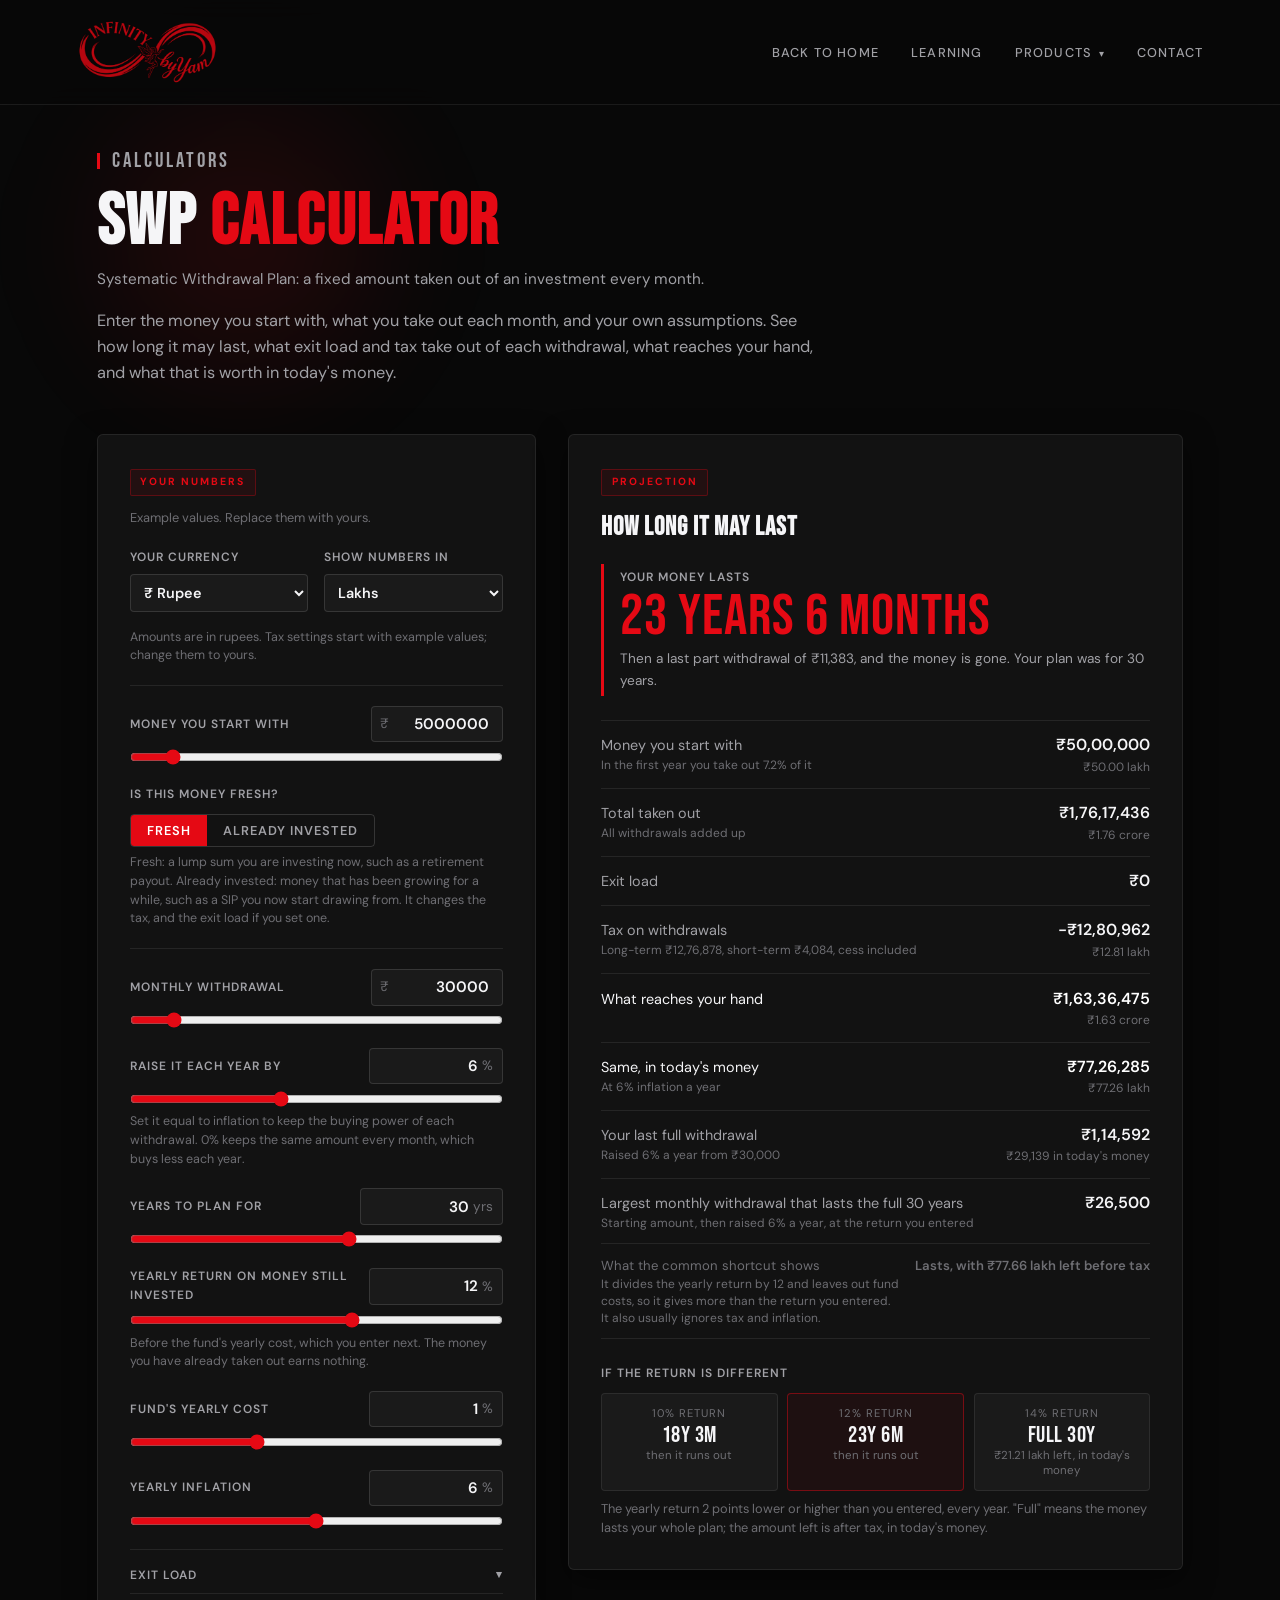
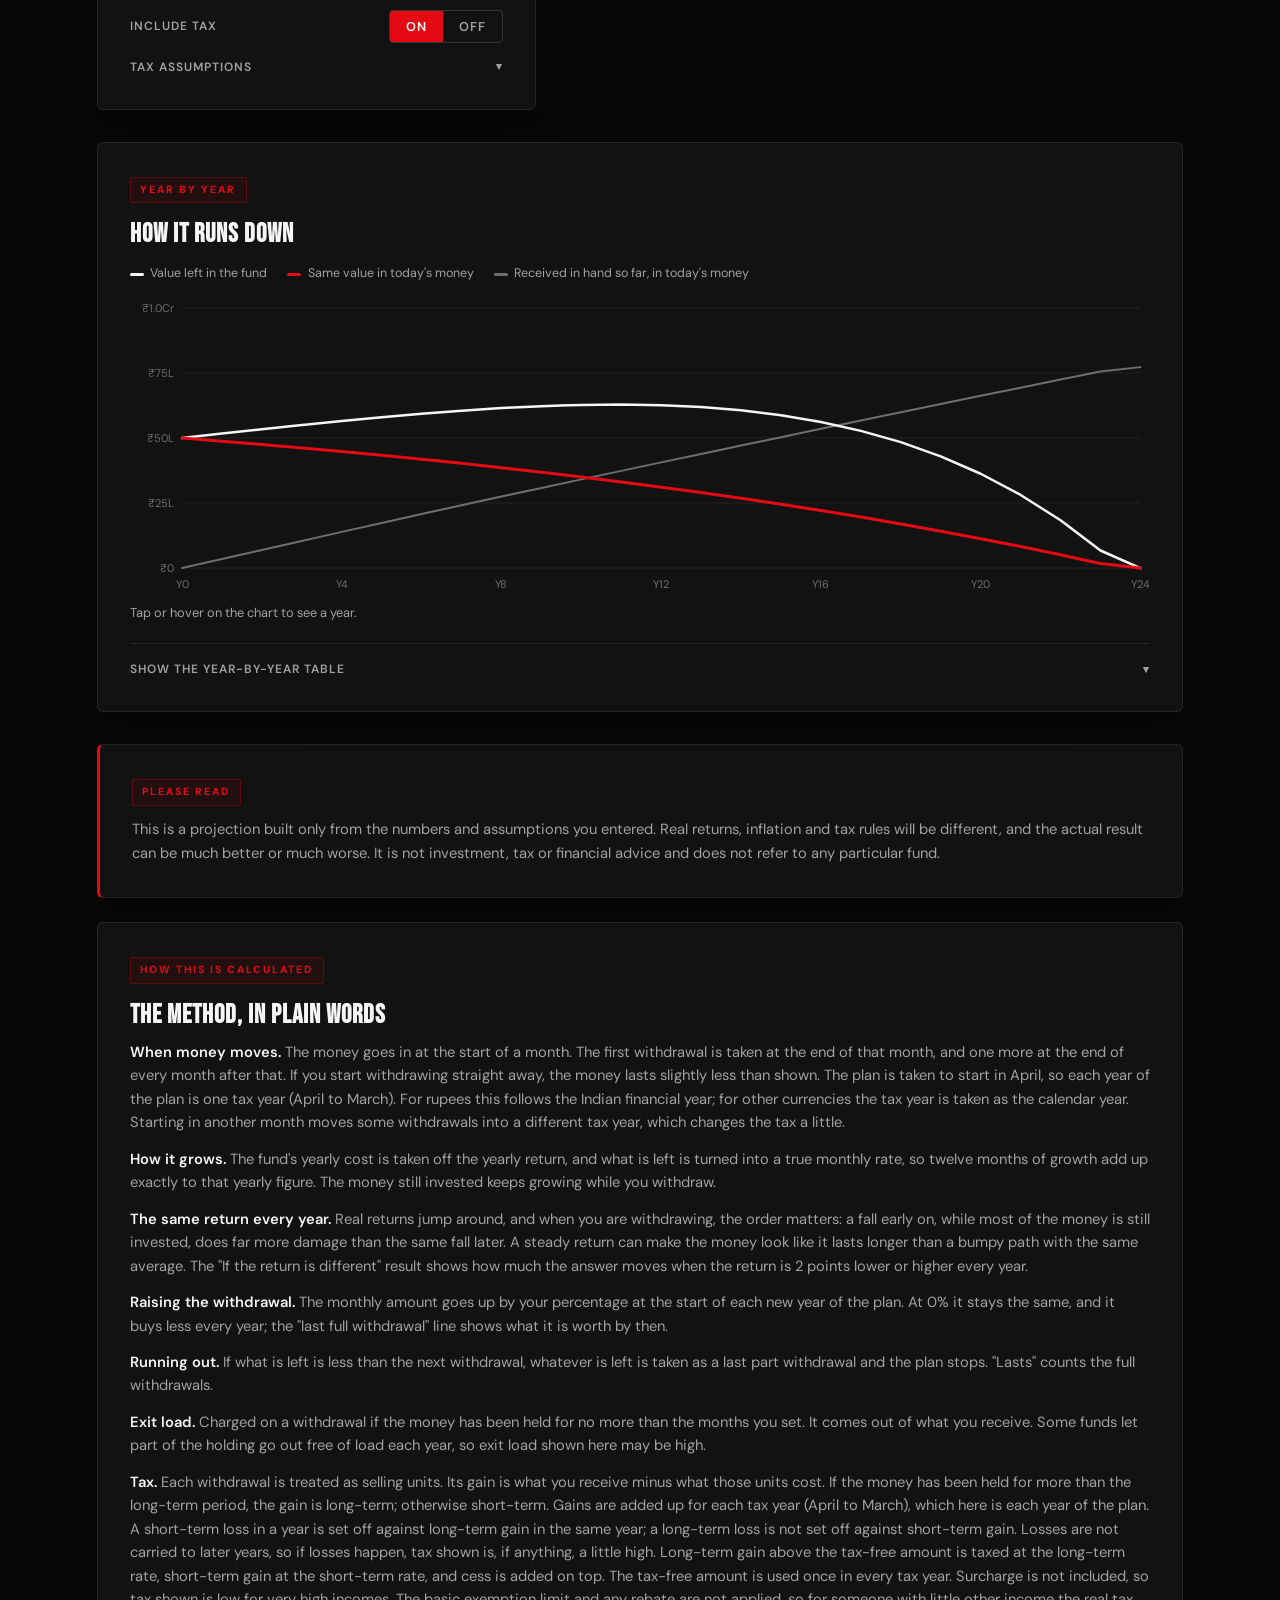
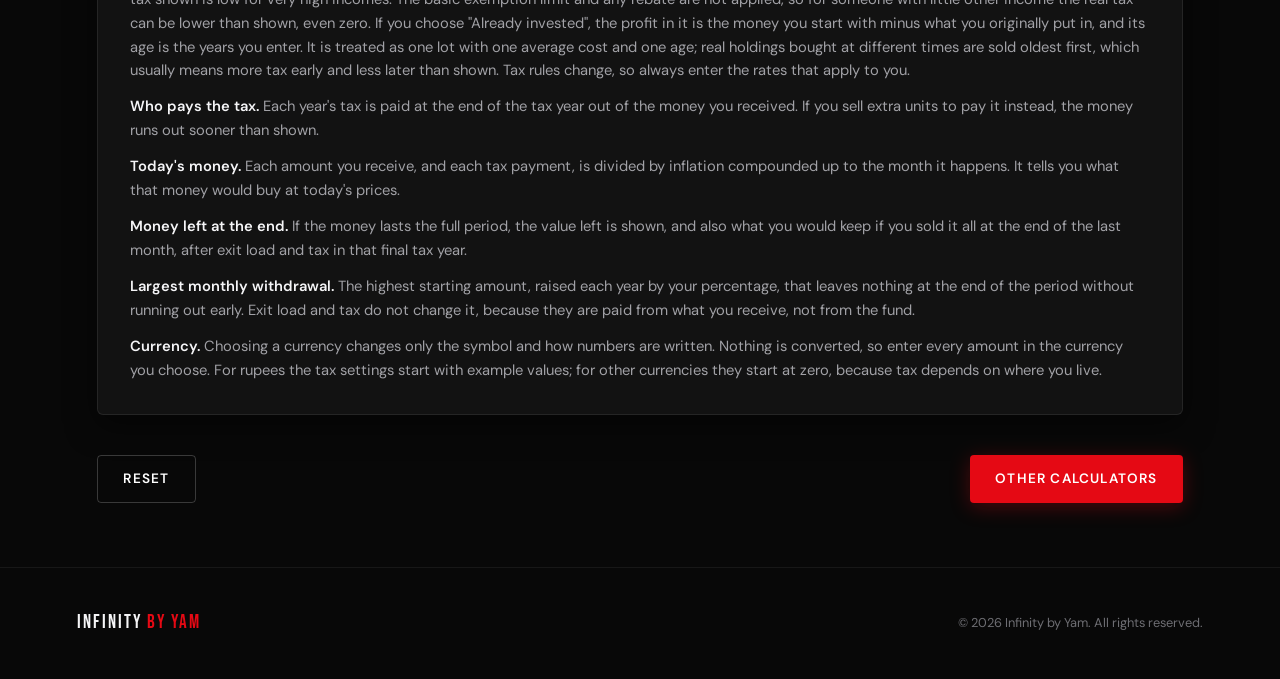
<file: Calculators/swp_calculator.html>
<!DOCTYPE html>
<html lang="en">
<head>
<meta charset="UTF-8">
<meta name="viewport" content="width=device-width, initial-scale=1.0">
<title>SWP Calculator · Infinity by Yam</title>
<link rel="icon" type="image/png" sizes="32x32" href="https://infinitybyyam.github.io/favicon-32.png">
<link rel="stylesheet" href="https://infinitybyyam.github.io/Calculators/calc-frame.css">
<style>
  .layout { display: grid; grid-template-columns: minmax(0, 5fr) minmax(0, 7fr); gap: 2rem; align-items: start; }

  /* INPUT EXTRAS */
  .aka { color: var(--muted); font-size: .95rem; margin: -.4rem 0 1rem; }
  .setup { display: grid; grid-template-columns: minmax(0,1fr) minmax(0,1fr); gap: 1rem; padding-bottom: 1.25rem; margin-bottom: 1.25rem; border-bottom: 1px solid var(--line); }
  .setup label, .pick label { display: block; font-size: .75rem; font-weight: 600; letter-spacing: 1px; text-transform: uppercase; color: var(--muted); margin-bottom: .4rem; }
  .setup select, .pick select { width: 100%; background: var(--surface2); color: var(--text); border: 1px solid rgba(255,255,255,.12); border-radius: 4px; padding: .5rem .55rem; font: 600 .9rem 'DM Sans', sans-serif; cursor: pointer; }
  .setup select:focus, .pick select:focus { outline: none; border-color: var(--red); }
  .pick { margin-bottom: 1.1rem; }
  .pick[hidden] { display: none; }
  .pick .sub { font-size: .75rem; color: var(--faint); margin-top: .3rem; line-height: 1.45; }
  .cur-note { grid-column: 1 / -1; font-size: .78rem; color: var(--faint); line-height: 1.5; }
  .cur-note.warn { color: #ff8a90; }
  .field-note { font-size: .78rem; color: var(--faint); margin-top: .35rem; line-height: 1.5; }
  .field-note.warn { color: #ff8a90; }
  .switch-row { display: flex; justify-content: space-between; align-items: center; gap: 1rem; }
  .switch-label { font-size: .75rem; font-weight: 600; letter-spacing: 1px; text-transform: uppercase; color: var(--muted); }
  .seg { display: inline-flex; border: 1px solid rgba(255,255,255,.15); border-radius: 4px; overflow: hidden; flex-shrink: 0; }
  .seg button { background: transparent; color: var(--muted); border: none; padding: .45rem 1rem; font: 600 .8rem 'DM Sans', sans-serif; letter-spacing: 1px; text-transform: uppercase; cursor: pointer; }
  .seg button.on { background: var(--red); color: #fff; }
  .tax-row { border-top: 1px solid var(--line); margin-top: .5rem; padding-top: 1rem; }
  .tax-row + details.group { border-top: none; margin-top: 0; padding-top: .9rem; }
  details.group[hidden] { display: none; }
  .fresh-row { flex-wrap: wrap; gap: .6rem 1rem; margin-bottom: .4rem; }
  #oldmoney { margin-top: 1rem; }
  #oldmoney[hidden] { display: none; }
  .fresh-block { padding-bottom: 1.25rem; margin-bottom: 1.25rem; border-bottom: 1px solid var(--line); }
  .gnote { font-size: .78rem; color: var(--faint); margin: -.4rem 0 1.1rem; line-height: 1.5; }

  /* RESULTS */
  .headline { border-left: 3px solid var(--red); padding: .25rem 0 .25rem 1rem; margin: 1rem 0 1.5rem; }
  .headline .lbl { font-size: .75rem; font-weight: 600; letter-spacing: 1px; text-transform: uppercase; color: var(--muted); }
  .headline .big { overflow-wrap: anywhere; font-family: 'Bebas Neue', sans-serif; font-size: clamp(2.4rem, 7vw, 3.6rem); line-height: 1; color: var(--red); letter-spacing: 1px; font-variant-numeric: tabular-nums; }
  .headline .sub { font-size: .85rem; color: var(--muted); margin-top: .2rem; }
  .rows { list-style: none; }
  .rows li { display: flex; justify-content: space-between; align-items: baseline; gap: 1rem; padding: .7rem 0; border-bottom: 1px solid var(--line); }
  .rows li:first-child { border-top: 1px solid var(--line); }
  .rows li[hidden] { display: none; }
  .rows .k { font-size: .9rem; color: var(--muted); min-width: 0; }
  .rows .k small { display: block; font-size: .75rem; color: var(--faint); line-height: 1.4; }
  .rows .v { font-weight: 600; font-variant-numeric: tabular-nums; text-align: right; min-width: 0; overflow-wrap: anywhere; flex-shrink: 0; max-width: 60%; }
  .rows .v small { display: block; font-weight: 400; font-size: .75rem; color: var(--faint); }
  .rows li.minor .k, .rows li.minor .v { color: var(--faint); font-size: .82rem; }
  .rows li.strong .k { color: var(--text); }
  .rows li.strong .v { color: #fff; }
  .rows li.gap { border-top: 1px solid var(--line); margin-top: 1rem; }

  .block-title { font-size: .75rem; font-weight: 600; letter-spacing: 1px; text-transform: uppercase; color: var(--muted); margin-top: 1.6rem; }
  .cells { display: grid; gap: .6rem; margin-top: .6rem; }
  .cells.three { grid-template-columns: repeat(3, minmax(0,1fr)); }
  .cells > div { background: var(--surface2); border: 1px solid var(--line); border-radius: 4px; padding: .7rem .6rem; text-align: center; min-width: 0; }
  .cells > div.mid { border-color: rgba(229,9,20,.45); background: rgba(229,9,20,.06); }
  .cells .r { font-size: .7rem; letter-spacing: 1px; text-transform: uppercase; color: var(--faint); }
  .cells .n { font-family: 'Bebas Neue', sans-serif; font-size: 1.45rem; letter-spacing: .5px; line-height: 1.1; overflow-wrap: break-word; }
  .cells .s { font-size: .72rem; color: var(--faint); line-height: 1.3; }
  .cap { font-size: .8rem; color: var(--faint); margin-top: .5rem; line-height: 1.5; }

  .msg { display: none; background: rgba(229,9,20,.08); border: 1px solid rgba(229,9,20,.35); border-radius: 4px; padding: 1rem; color: var(--text); font-size: .92rem; margin-top: 1rem; }
  .invalid .msg { display: block; }
  .invalid .needs-valid { display: none; }

  /* CHART: full width below the inputs and results */
  .chart-wide { margin-top: 2rem; }
  .legend { display: flex; flex-wrap: wrap; gap: .5rem 1.25rem; font-size: .78rem; color: var(--muted); margin: .5rem 0 .75rem; }
  .legend i { display: inline-block; width: 14px; height: 3px; vertical-align: middle; margin-right: .4rem; border-radius: 2px; }
  #chart { width: 100%; height: auto; display: block; }
  #chart text { font-family: 'DM Sans', sans-serif; font-size: 11px; fill: var(--faint); }
  .tip { font-size: .8rem; color: var(--muted); min-height: 1.3em; margin-top: .4rem; font-variant-numeric: tabular-nums; }

  details.table { margin-top: 1.25rem; border-top: 1px solid var(--line); padding-top: 1rem; }
  details.table summary { cursor: pointer; font-size: .75rem; font-weight: 600; letter-spacing: 1px; text-transform: uppercase; color: var(--muted); list-style: none; display: flex; justify-content: space-between; align-items: center; }
  .tbl-wrap { overflow-x: auto; margin-top: 1rem; }
  table { width: 100%; border-collapse: collapse; font-size: .82rem; font-variant-numeric: tabular-nums; }
  th, td { padding: .45rem .4rem; text-align: right; border-bottom: 1px solid var(--line); white-space: nowrap; }
  th:first-child, td:first-child { text-align: left; }
  th { color: var(--faint); font-weight: 600; font-size: .7rem; letter-spacing: .5px; text-transform: uppercase; }

  @media (min-width: 901px) {
    #results-col { position: sticky; align-self: start; }
  }
  @media (max-width: 900px) {
    .layout { grid-template-columns: minmax(0, 1fr); }
  }
  @media (max-width: 420px) {
    .cells .n { font-size: 1.2rem; }
    .cells > div { padding: .6rem .35rem; }
  }
</style>
</head>
<body>
<script src="https://infinitybyyam.github.io/Calculators/calc-frame.js"></script>

<main class="page">
  <div class="glow"></div>
  <div class="section-label">Calculators</div>
  <h1>SWP <span class="accent">Calculator</span></h1>
  <p class="aka">Systematic Withdrawal Plan: a fixed amount taken out of an investment every month.</p>
  <p class="intro">Enter the money you start with, what you take out each month, and your own assumptions. See how long it may last, what exit load and tax take out of each withdrawal, what reaches your hand, and what that is worth in today's money.</p>

  <div class="layout">
    <!-- INPUTS -->
    <section class="card" aria-label="Your numbers">
      <div class="eyebrow">Your numbers</div>
      <p class="hint">Example values. Replace them with yours.</p>

      <div class="setup">
        <div>
          <label for="cur">Your currency</label>
          <select id="cur">
            <option value="INR">₹ Rupee</option>
            <option value="USD">$ US Dollar</option>
            <option value="EUR">€ Euro</option>
            <option value="GBP">£ Pound</option>
            <option value="JPY">¥ Yen</option>
          </select>
        </div>
        <div>
          <label for="sys">Show numbers in</label>
          <select id="sys">
            <option value="lakh">Lakhs</option>
            <option value="mil">Millions</option>
          </select>
        </div>
        <p class="cur-note" id="cur-note"></p>
      </div>

      <div class="field" data-key="corpus"></div>
      <div class="fresh-block">
        <div class="switch-row fresh-row">
          <span class="switch-label" id="fresh-label">Is this money fresh?</span>
          <div class="seg" role="group" aria-labelledby="fresh-label">
            <button type="button" data-fresh="yes" class="on" aria-pressed="true">Fresh</button>
            <button type="button" data-fresh="no" aria-pressed="false">Already invested</button>
          </div>
        </div>
        <p class="field-note">Fresh: a lump sum you are investing now, such as a retirement payout. Already invested: money that has been growing for a while, such as a SIP you now start drawing from. It changes the tax, and the exit load if you set one.</p>
        <div id="oldmoney" hidden>
          <div class="field" data-key="orig"></div>
          <div class="field" data-key="yrs"></div>
        </div>
      </div>
      <div class="field" data-key="monthly"></div>
      <div class="field" data-key="stepup"></div>
      <div class="field" data-key="years"></div>
      <div class="field" data-key="ret"></div>
      <div class="field" data-key="exp"></div>
      <div class="field" data-key="infl"></div>

      <details class="group">
        <summary>Exit load</summary>
        <p class="gnote">Many funds charge none. Some charge a small percentage on units sold within a set time after buying. Check your fund's terms.</p>
        <div class="field" data-key="load"></div>
        <div class="field" data-key="loadmo"></div>
      </details>

      <div class="switch-row tax-row">
        <span class="switch-label" id="tax-label">Include tax</span>
        <div class="seg" role="group" aria-labelledby="tax-label">
          <button type="button" data-tax="on" class="on" aria-pressed="true">On</button>
          <button type="button" data-tax="off" aria-pressed="false">Off</button>
        </div>
      </div>
      <details class="group" id="taxgroup">
        <summary>Tax assumptions</summary>
        <p class="gnote" id="taxnote"></p>
        <div class="field" data-key="ltcg"></div>
        <div class="field" data-key="exempt"></div>
        <div class="field" data-key="stcg"></div>
        <div class="field" data-key="cess"></div>
        <div class="field" data-key="ltmonths"></div>
      </details>
    </section>

    <!-- RESULTS -->
    <div id="results-col">
      <section class="card" id="results" aria-live="polite">
        <div class="eyebrow">Projection</div>
        <h2>How long it may last</h2>
        <div class="msg" id="msg">Fix the highlighted input to see the projection.</div>

        <div class="needs-valid">
          <div class="headline">
            <div class="lbl" id="o-lbl"></div>
            <div class="big" id="o-big">–</div>
            <div class="sub" id="o-sub"></div>
          </div>

          <ul class="rows">
            <li><span class="k">Money you start with<small id="o-rate"></small></span><span class="v" id="o-start"></span></li>
            <li><span class="k">Total taken out<small>All withdrawals added up</small></span><span class="v" id="o-out"></span></li>
            <li><span class="k">Exit load</span><span class="v" id="o-load"></span></li>
            <li><span class="k">Tax on withdrawals<small id="o-tax-split"></small></span><span class="v" id="o-tax"></span></li>
            <li class="strong"><span class="k">What reaches your hand</span><span class="v" id="o-hand"></span></li>
            <li class="strong"><span class="k">Same, in today's money<small id="o-infl-note"></small></span><span class="v" id="o-hand-real"></span></li>
            <li id="row-last"><span class="k">Your last full withdrawal<small id="o-last-note"></small></span><span class="v" id="o-last"></span></li>
            <li id="row-left"><span class="k">Value left at the end<small>Before tax</small></span><span class="v" id="o-left"></span></li>
            <li id="row-left-real"><span class="k">Left if you sell it all at the end, in today's money<small id="o-sale-note"></small></span><span class="v" id="o-left-real"></span></li>
            <li><span class="k" id="o-max-k">Largest monthly withdrawal that lasts the full period<small id="o-max-note"></small></span><span class="v" id="o-max"></span></li>
            <li class="minor"><span class="k">What the common shortcut shows<small>It divides the yearly return by 12 and leaves out fund costs, so it gives more than the return you entered. It also usually ignores tax and inflation.</small></span><span class="v" id="o-common"></span></li>
          </ul>

          <div class="block-title">If the return is different</div>
          <div class="cells three" id="range"></div>
          <p class="cap">The yearly return 2 points lower or higher than you entered, every year. "Full" means the money lasts your whole plan; the amount left is after tax, in today's money.</p>
        </div>
      </section>
    </div>
  </div>

  <section class="card chart-wide" id="chart-card">
    <div class="eyebrow">Year by year</div>
    <h2>How it runs down</h2>
    <div class="needs-valid">
      <div class="legend">
        <span><i style="background:#f5f5f7"></i>Value left in the fund</span>
        <span><i style="background:#E50914"></i>Same value in today's money</span>
        <span><i style="background:#6e6e73"></i>Received in hand so far, in today's money</span>
      </div>
      <svg id="chart" viewBox="0 0 600 300" role="img" aria-label="Year by year chart"></svg>
      <div class="tip" id="tip">Tap or hover on the chart to see a year.</div>

      <details class="table">
        <summary>Show the year-by-year table</summary>
        <div class="tbl-wrap">
          <table>
            <thead><tr><th>Year</th><th>Taken out</th><th>Exit load</th><th>Tax paid</th><th>In hand</th><th>Value left</th><th>Today's money</th></tr></thead>
            <tbody id="tbody"></tbody>
          </table>
        </div>
      </details>
    </div>
  </section>

  <section class="card disclaimer" style="margin-top:2rem">
    <div class="eyebrow">Please read</div>
    <p>This is a projection built only from the numbers and assumptions you entered. Real returns, inflation and tax rules will be different, and the actual result can be much better or much worse. It is not investment, tax or financial advice and does not refer to any particular fund.</p>
  </section>

  <section class="card how">
    <div class="eyebrow">How this is calculated</div>
    <h2>The method, in plain words</h2>
    <p><strong>When money moves.</strong> The money goes in at the start of a month. The first withdrawal is taken at the end of that month, and one more at the end of every month after that. If you start withdrawing straight away, the money lasts slightly less than shown. The plan is taken to start in <span class="yr-start">April</span>, so each year of the plan is one tax year (<span class="yr-span">April to March</span>). For rupees this follows the Indian financial year; for other currencies the tax year is taken as the calendar year. Starting in another month moves some withdrawals into a different tax year, which changes the tax a little.</p>
    <p><strong>How it grows.</strong> The fund's yearly cost is taken off the yearly return, and what is left is turned into a true monthly rate, so twelve months of growth add up exactly to that yearly figure. The money still invested keeps growing while you withdraw.</p>
    <p><strong>The same return every year.</strong> Real returns jump around, and when you are withdrawing, the order matters: a fall early on, while most of the money is still invested, does far more damage than the same fall later. A steady return can make the money look like it lasts longer than a bumpy path with the same average. The "If the return is different" result shows how much the answer moves when the return is 2 points lower or higher every year.</p>
    <p><strong>Raising the withdrawal.</strong> The monthly amount goes up by your percentage at the start of each new year of the plan. At 0% it stays the same, and it buys less every year; the "last full withdrawal" line shows what it is worth by then.</p>
    <p><strong>Running out.</strong> If what is left is less than the next withdrawal, whatever is left is taken as a last part withdrawal and the plan stops. "Lasts" counts the full withdrawals.</p>
    <p><strong>Exit load.</strong> Charged on a withdrawal if the money has been held for no more than the months you set. It comes out of what you receive. Some funds let part of the holding go out free of load each year, so exit load shown here may be high.</p>
    <p><strong>Tax.</strong> Each withdrawal is treated as selling units. Its gain is what you receive minus what those units cost. If the money has been held for more than the long-term period, the gain is long-term; otherwise short-term. Gains are added up for each tax year (<span class="yr-span">April to March</span>), which here is each year of the plan. A short-term loss in a year is set off against long-term gain in the same year; a long-term loss is not set off against short-term gain. Losses are not carried to later years, so if losses happen, tax shown is, if anything, a little high. Long-term gain above the tax-free amount is taxed at the long-term rate, short-term gain at the short-term rate, and cess is added on top. The tax-free amount is used once in every tax year. Surcharge is not included, so tax shown is low for very high incomes. The basic exemption limit and any rebate are not applied, so for someone with little other income the real tax can be lower than shown, even zero. If you choose "Already invested", the profit in it is the money you start with minus what you originally put in, and its age is the years you enter. It is treated as one lot with one average cost and one age; real holdings bought at different times are sold oldest first, which usually means more tax early and less later than shown. Tax rules change, so always enter the rates that apply to you.</p>
    <p><strong>Who pays the tax.</strong> Each year's tax is paid at the end of the tax year out of the money you received. If you sell extra units to pay it instead, the money runs out sooner than shown.</p>
    <p><strong>Today's money.</strong> Each amount you receive, and each tax payment, is divided by inflation compounded up to the month it happens. It tells you what that money would buy at today's prices.</p>
    <p><strong>Money left at the end.</strong> If the money lasts the full period, the value left is shown, and also what you would keep if you sold it all at the end of the last month, after exit load and tax in that final tax year.</p>
    <p><strong>Largest monthly withdrawal.</strong> The highest starting amount, raised each year by your percentage, that leaves nothing at the end of the period without running out early. Exit load and tax do not change it, because they are paid from what you receive, not from the fund.</p>
    <p><strong>Currency.</strong> Choosing a currency changes only the symbol and how numbers are written. Nothing is converted, so enter every amount in the currency you choose. For rupees the tax settings start with example values; for other currencies they start at zero, because tax depends on where you live.</p>
  </section>

  <div data-calc-end></div>
</main>


<script>
// CALC-START
var FIELDS = {
  corpus:   { label: 'Money you start with', cur: true, suf: '', def: 5000000, min: 1, max: 10000000000, sMin: 100000, sMax: 50000000, step: 50000, whole: true, err: '' },
  monthly:  { label: 'Monthly withdrawal', cur: true, suf: '', def: 30000, min: 0, max: 100000000, sMin: 0, sMax: 300000, step: 1000, whole: true, err: '' },
  stepup:   { label: 'Raise it each year by', suf: '%', def: 6, min: 0, max: 50, sMin: 0, sMax: 15, step: 0.5, err: 'Enter a yearly rise between 0% and 50%.' },
  years:    { label: 'Years to plan for', suf: 'yrs', def: 30, min: 1, max: 60, sMin: 1, sMax: 50, step: 1, whole: true, err: 'Enter whole years between 1 and 60.' },
  ret:      { label: 'Yearly return on money still invested', suf: '%', def: 12, min: -100, max: 100, sMin: 0, sMax: 20, step: 0.5, err: 'Enter a yearly return between -100% and 100%.' },
  exp:      { label: "Fund's yearly cost", suf: '%', def: 1, min: 0, max: 10, sMin: 0, sMax: 3, step: 0.05, err: 'Enter a yearly cost between 0% and 10%.' },
  infl:     { label: 'Yearly inflation', suf: '%', def: 6, min: 0, max: 100, sMin: 0, sMax: 12, step: 0.5, err: 'Enter inflation between 0% and 100%.' },
  orig:     { label: 'Originally put in', cur: true, suf: '', def: 3000000, min: 1, max: 10000000000, sMin: 100000, sMax: 50000000, step: 50000, whole: true, err: '', old: true },
  yrs:      { label: 'Invested for', suf: 'yrs', def: 5, min: 0, max: 50, sMin: 0, sMax: 30, step: 1, whole: true, err: 'Enter whole years between 0 and 50.', old: true },
  load:     { label: 'Exit load', suf: '%', def: 0, min: 0, max: 10, sMin: 0, sMax: 3, step: 0.25, err: 'Enter an exit load between 0% and 10%.' },
  loadmo:   { label: 'Charged within (months held)', suf: 'mo', def: 12, min: 0, max: 60, sMin: 0, sMax: 36, step: 1, whole: true, err: 'Enter whole months between 0 and 60.' },
  ltcg:     { label: 'Long-term gains tax', suf: '%', def: 12.5, min: 0, max: 50, sMin: 0, sMax: 30, step: 0.5, err: 'Enter a rate between 0% and 50%.' },
  exempt:   { label: 'Long-term gains tax-free each year', cur: true, suf: '', def: 125000, min: 0, max: 1000000, sMin: 0, sMax: 500000, step: 5000, whole: true, err: '' },
  stcg:     { label: 'Short-term gains tax', suf: '%', def: 20, min: 0, max: 50, sMin: 0, sMax: 40, step: 0.5, err: 'Enter a rate between 0% and 50%.' },
  cess:     { label: 'Cess on tax', suf: '%', def: 4, min: 0, max: 10, sMin: 0, sMax: 10, step: 0.5, err: 'Enter cess between 0% and 10%.' },
  ltmonths: { label: 'Months to count as long-term', suf: 'mo', def: 12, min: 0, max: 60, sMin: 0, sMax: 36, step: 1, whole: true, err: 'Enter whole months between 0 and 60.' }
};

function monthlyRate(ret, exp) { return Math.pow(Math.max(0, 1 + (ret - exp) / 100), 1 / 12) - 1; }
// The plan starts when the tax year starts (April for rupees, January otherwise), so each plan year is one tax year.
function fyOf(k) { return Math.floor((k - 1) / 12); }
// Tax for one financial year, cess included. Losses are set off inside the year only.
function fyTax(p, lt, st) {
  if (!p.tax) return [0, 0, 0];
  if (st < 0) { lt += st; st = 0; }       // short-term loss set off against long-term gain
  lt = Math.max(0, lt);                   // long-term loss is not set off against short-term gain
  var ltTaxable = Math.max(0, lt - p.exempt);
  var c = 1 + p.cess / 100;
  var a = ltTaxable * p.ltcg / 100 * c, b = st * p.stcg / 100 * c;
  return [a + b, a, b];
}

// p: corpus, monthly, stepup, years, ret, exp, infl, gain0, held0, load, loadmo, tax (bool), ltcg, exempt, stcg, cess, ltmonths
// o: { ret, shortcut } optional overrides
function project(p, o) {
  o = o || {};
  var ret = o.ret === undefined ? p.ret : o.ret;
  var H = p.years * 12, inf = p.infl / 100;
  var defl = function (k) { return Math.pow(1 + inf, k / 12); };
  var rNorm = o.shortcut ? ret / 1200 : monthlyRate(ret, p.exp);
  var nav = 1, units = p.corpus;
  var cpu = (p.corpus - p.gain0) / p.corpus;
  var fy = new Map();
  var withdrawn = 0, loadTot = 0, handNom = 0, handReal = 0;
  var full = 0, partial = 0, ranOut = false, lastFull = 0, lastFullK = 0;
  var rows = [], yw = 0, yl = 0, yhr = 0, k;
  for (k = 1; k <= H; k++) {
    nav *= (1 + rNorm);
    var V = units * nav;
    var W = p.monthly * Math.pow(1 + p.stepup / 100, Math.floor((k - 1) / 12));
    var amt;
    if (V >= W - 1e-9) { amt = W; full++; lastFull = W; lastFullK = k; }
    else { amt = V; partial = V; ranOut = true; }
    var held = p.held0 + k;
    var ld = held <= p.loadmo ? amt * p.load / 100 : 0;
    var u = nav > 0 ? amt / nav : 0;
    var gain = amt - ld - cpu * u;
    units -= u;
    if (units < 1e-12) units = 0;
    var f = fyOf(k);
    if (!fy.has(f)) fy.set(f, [0, 0, k]);
    var b = fy.get(f);
    if (held > p.ltmonths) b[0] += gain; else b[1] += gain;
    b[2] = k;
    withdrawn += amt; loadTot += ld;
    handNom += amt - ld; handReal += (amt - ld) / defl(k);
    yw += amt; yl += ld; yhr += (amt - ld) / defl(k);
    if (k % 12 === 0 || ranOut) {
      rows.push({ year: Math.ceil(k / 12), k: k, withdrawn: yw, load: yl, recvReal: yhr,
                  value: units * nav, valueReal: units * nav / Math.pow(1 + inf, k / 12) });
      yw = 0; yl = 0; yhr = 0;
    }
    if (ranOut) break;
  }
  // Tax by financial year, paid at the last plan month of that year
  var tax = 0, tLt = 0, tSt = 0, taxReal = 0, taxAt = [];
  fy.forEach(function (v) {
    var t = fyTax(p, v[0], v[1]);
    tax += t[0]; tLt += t[1]; tSt += t[2];
    taxReal += t[0] / defl(v[2]);
    taxAt.push([v[2], t[0]]);
  });
  var cum = 0;
  rows.forEach(function (row) {
    var lo = (row.year - 1) * 12 + 1, t = 0, tr = 0;
    taxAt.forEach(function (x) { if (x[0] >= lo && x[0] <= row.k) { t += x[1]; tr += x[1] / defl(x[0]); } });
    row.tax = t; row.hand = row.withdrawn - row.load - t;
    cum += row.recvReal - tr; row.cumHandReal = cum;
  });
  handNom -= tax; handReal -= taxReal;
  // Value left, and the extra exit load and tax if all of it is sold at the end of the last month
  var vEnd = ranOut ? 0 : units * nav, saleLoad = 0, saleTax = 0;
  if (vEnd > 0) {
    var heldEnd = p.held0 + H;
    saleLoad = heldEnd <= p.loadmo ? vEnd * p.load / 100 : 0;
    var g = vEnd - saleLoad - cpu * units;
    var last = fy.get(fyOf(H)), lt2 = last[0], st2 = last[1];
    if (heldEnd > p.ltmonths) lt2 += g; else st2 += g;
    saleTax = fyTax(p, lt2, st2)[0] - fyTax(p, last[0], last[1])[0];
  }
  var leftAfter = vEnd - saleLoad - saleTax;
  return { full: full, partial: partial, ranOut: ranOut, withdrawn: withdrawn, load: loadTot,
           tax: tax, taxLt: tLt, taxSt: tSt, hand: handNom, handReal: handReal,
           lastFull: lastFull, lastFullReal: lastFullK ? lastFull / defl(lastFullK) : 0,
           valueEnd: vEnd, saleLoad: saleLoad, saleTax: saleTax, leftAfter: leftAfter,
           leftAfterReal: leftAfter / Math.pow(1 + inf, p.years), rows: rows };
}

// Largest first-month withdrawal (with the step-up) that lasts every month. The end value is a straight line in it.
function maxMonthly(p) {
  var r = monthlyRate(p.ret, p.exp), H = p.years * 12;
  function endValue(c, w) {
    var v = c;
    for (var k = 1; k <= H; k++) v = v * (1 + r) - w * Math.pow(1 + p.stepup / 100, Math.floor((k - 1) / 12));
    return v;
  }
  var v0 = endValue(p.corpus, 0), v1 = endValue(p.corpus, 1);
  if (v0 <= 0) return 0;
  return v0 / (v0 - v1);
}
// CALC-END

// Currency changes only the symbol and number style. Nothing is converted.
var CURRENCIES = {
  INR: { sym: '₹', sys: 'lakh' }, USD: { sym: '$', sys: 'mil' }, EUR: { sym: '€', sys: 'mil' },
  GBP: { sym: '£', sys: 'mil' }, JPY: { sym: '¥', sys: 'mil' }
};
// Example tax values for rupees (similar to Indian rules for equity funds when written, Nov 2026). Not presented as current law.
var INDIA_TAX = { ltcg: 12.5, exempt: 125000, stcg: 20, cess: 4, ltmonths: 12 };
var OTHER_TAX = { ltcg: 0, exempt: 0, stcg: 0, cess: 0, ltmonths: 12 };
var TAX_KEYS = ['ltcg', 'exempt', 'stcg', 'cess', 'ltmonths'];
var state = { cur: 'INR', sys: 'lakh', tax: true, fresh: true };
var taxTouched = false;   // once the reader types in a tax box, currency changes stop overwriting them
function applyTax() {
  if (taxTouched) return;
  setTax(state.cur === 'INR' ? INDIA_TAX : OTHER_TAX);
}

function sym() { return CURRENCIES[state.cur].sym; }
function loc() { return state.sys === 'lakh' ? 'en-IN' : 'en-US'; }
function inr(x) {
  var s = Math.round(Math.abs(x)).toLocaleString(loc());
  return (x < -0.5 ? '−' : '') + sym() + s;
}
function words(x) {
  var a = Math.abs(x), sign = x < 0 ? '−' : '';
  var two = function (v) { return v.toLocaleString(loc(), { maximumFractionDigits: 2, minimumFractionDigits: 2 }); };
  if (state.sys === 'lakh') {
    if (a >= 1e7) return sign + sym() + two(a / 1e7) + ' crore';
    if (a >= 1e5) return sign + sym() + two(a / 1e5) + ' lakh';
  } else {
    if (a >= 1e9) return sign + sym() + two(a / 1e9) + ' billion';
    if (a >= 1e6) return sign + sym() + two(a / 1e6) + ' million';
  }
  return inr(x);
}
function short(x) {
  var a = Math.abs(x), c = sym();
  if (a >= 1e15) return c + x.toExponential(1);
  if (state.sys === 'lakh') {
    if (a >= 1e7) return c + (x / 1e7).toFixed(a >= 1e9 ? 0 : 1) + 'Cr';
    if (a >= 1e5) return c + (x / 1e5).toFixed(0) + 'L';
  } else {
    if (a >= 1e9) return c + (x / 1e9).toFixed(a >= 1e11 ? 0 : 1) + 'B';
    if (a >= 1e6) return c + (x / 1e6).toFixed(a >= 1e8 ? 0 : 1) + 'M';
  }
  if (a >= 1e3) return c + (x / 1e3).toFixed(0) + 'K';
  return c + Math.round(x);
}
function pct(x) { return (Math.round(x * 100) / 100) + '%'; }
function plural(n, one, many) { return n + ' ' + (n === 1 ? one : many); }
function duration(full) {
  var y = Math.floor(full / 12), m = full % 12;
  if (full === 0) return 'Under a month';
  if (m === 0) return plural(y, 'year', 'years');
  if (y === 0) return plural(m, 'month', 'months');
  return plural(y, 'year', 'years') + ' ' + plural(m, 'month', 'months');
}
function shortDur(full) {
  var y = Math.floor(full / 12), m = full % 12;
  return full === 0 ? 'Under 1 month' : y + 'y ' + m + 'm';
}

var els = {};
Object.keys(FIELDS).forEach(function (key) {
  var f = FIELDS[key];
  var wrap = document.querySelector('.field[data-key="' + key + '"]');
  wrap.innerHTML =
    '<div class="field-top"><label for="n-' + key + '">' + f.label + '</label>' +
    '<span class="box">' + (f.cur ? '<span class="cur-sym"></span>' : '') +
    '<input id="n-' + key + '" type="number" inputmode="decimal" step="any">' +
    (f.suf ? '<span>' + f.suf + '</span>' : '') + '</span></div>' +
    '<input type="range" id="s-' + key + '" min="' + f.sMin + '" max="' + f.sMax + '" step="' + f.step + '" aria-label="' + f.label + ' slider">' +
    '<div class="err">' + f.err + '</div>';
  var num = wrap.querySelector('#n-' + key), sl = wrap.querySelector('#s-' + key);
  els[key] = { wrap: wrap, num: num, sl: sl };
  var touch = function () { if (TAX_KEYS.indexOf(key) >= 0) taxTouched = true; };
  num.addEventListener('input', function () { touch(); if (num.value !== '' && isFinite(+num.value)) sl.value = Math.min(f.sMax, Math.max(f.sMin, +num.value)); update(); });
  sl.addEventListener('input', function () { touch(); num.value = sl.value; update(); });
});
var stepNote = document.createElement('p'); stepNote.className = 'field-note';
stepNote.textContent = 'Set it equal to inflation to keep the buying power of each withdrawal. 0% keeps the same amount every month, which buys less each year.';
els.stepup.wrap.appendChild(stepNote);
var retNote = document.createElement('p'); retNote.className = 'field-note';
retNote.textContent = 'Before the fund\'s yearly cost, which you enter next. The money you have already taken out earns nothing.';
els.ret.wrap.appendChild(retNote);
var gainNote = document.createElement('p'); gainNote.className = 'field-note';
els.orig.wrap.appendChild(gainNote);
var yrsNote = document.createElement('p'); yrsNote.className = 'field-note';
yrsNote.textContent = 'Years since you first invested it. Under a year? Enter 0.';
els.yrs.wrap.appendChild(yrsNote);
var inflNote = document.createElement('p'); inflNote.className = 'field-note warn';
inflNote.textContent = 'The 6% example is a typical Indian figure. Many other countries have seen 2% to 3% a year; enter what fits you.';
els.infl.wrap.appendChild(inflNote);

function setValue(key, v) {
  var f = FIELDS[key];
  els[key].num.value = v;
  els[key].sl.value = Math.min(f.sMax, Math.max(f.sMin, v));
}
function setDefaults() { Object.keys(FIELDS).forEach(function (key) { setValue(key, FIELDS[key].def); }); }
function setTax(t) { Object.keys(t).forEach(function (key) { setValue(key, t[key]); }); }

function renderLabels() {
  document.querySelectorAll('.cur-sym').forEach(function (el) { el.textContent = sym(); });
  var range = function (key) { return inr(FIELDS[key].min) + ' and ' + inr(FIELDS[key].max); };
  els.corpus.wrap.querySelector('.err').textContent = 'Enter an amount between ' + range('corpus') + '.';
  els.monthly.wrap.querySelector('.err').textContent = 'Enter an amount between ' + range('monthly') + '.';
  els.orig.wrap.querySelector('.err').textContent = 'Enter an amount between ' + range('orig') + '.';
  els.exempt.wrap.querySelector('.err').textContent = 'Enter an amount between ' + range('exempt') + '.';
  var india = state.cur === 'INR';
  var note = document.getElementById('cur-note');
  note.textContent = india ? 'Amounts are in rupees. Tax settings start with example values; change them to yours.'
    : 'Enter every amount in this currency. Nothing is converted. Tax settings are set to zero: add your own country\'s rules under Tax assumptions.';
  note.className = 'cur-note' + (india ? '' : ' warn');
  document.getElementById('taxnote').textContent = !india
    ? 'Set to zero for this currency. Enter the capital gains tax rules where you live.'
    : 'Example values, similar to Indian rules for equity funds when this was written (November 2026). Tax rules change and depend on your situation, so enter the rates that apply to you.';
  document.querySelectorAll('.seg button[data-tax]').forEach(function (b) {
    var on = (b.dataset.tax === 'on') === state.tax;
    b.classList.toggle('on', on); b.setAttribute('aria-pressed', on ? 'true' : 'false');
  });
  document.getElementById('taxgroup').hidden = !state.tax;
  document.querySelectorAll('.seg button[data-fresh]').forEach(function (b) {
    var on = (b.dataset.fresh === 'yes') === state.fresh;
    b.classList.toggle('on', on); b.setAttribute('aria-pressed', on ? 'true' : 'false');
  });
  document.getElementById('oldmoney').hidden = state.fresh;
  inflNote.style.display = india ? 'none' : 'block';
  // Rupees: plan starts in April (Indian financial year). Other currencies: January (calendar year). Wording only; the sums are the same.
  document.querySelectorAll('.yr-start').forEach(function (el) { el.textContent = india ? 'April' : 'January'; });
  document.querySelectorAll('.yr-span').forEach(function (el) { el.textContent = india ? 'April to March' : 'January to December'; });
  document.getElementById('cur').value = state.cur;
  document.getElementById('sys').value = state.sys;
}

document.getElementById('cur').addEventListener('change', function (e) {
  state.cur = e.target.value;
  state.sys = CURRENCIES[state.cur].sys;
  applyTax();
  if (state.cur !== 'INR') document.getElementById('taxgroup').open = true;
  renderLabels(); update();
});
document.getElementById('sys').addEventListener('change', function (e) { state.sys = e.target.value; renderLabels(); update(); });
document.querySelectorAll('.seg button[data-tax]').forEach(function (b) {
  b.addEventListener('click', function () { state.tax = b.dataset.tax === 'on'; renderLabels(); update(); });
});
document.querySelectorAll('.seg button[data-fresh]').forEach(function (b) {
  b.addEventListener('click', function () { state.fresh = b.dataset.fresh === 'yes'; renderLabels(); update(); });
});

function read() {
  var p = {}, ok = true;
  Object.keys(FIELDS).forEach(function (key) {
    var f = FIELDS[key], raw = els[key].num.value.trim(), v = +raw;
    if ((!state.tax && TAX_KEYS.indexOf(key) >= 0) || (state.fresh && f.old)) { els[key].wrap.classList.remove('bad'); p[key] = 0; return; }
    var good = raw !== '' && isFinite(v) && v >= f.min && v <= f.max && (!f.whole || Math.round(v) === v);
    els[key].wrap.classList.toggle('bad', !good);
    if (!good) { ok = false; var g = els[key].wrap.closest('details'); if (g) g.open = true; }
    p[key] = v;
  });
  // Fresh money has no profit in it yet and no age. Already invested: profit (or loss) = value now − originally put in.
  p.gain0 = state.fresh ? 0 : p.corpus - p.orig;
  p.held0 = state.fresh ? 0 : p.yrs * 12;
  p.tax = state.tax;
  return ok ? p : null;
}

// Every box shows how long the money lasts in large type, and what is left (if anything) underneath.
function outcomeCell(label, o, cls, years) {
  var n, s;
  if (!o) { n = '–'; s = 'outside the allowed range'; }
  else if (o.ranOut) { n = shortDur(o.full); s = 'then it runs out'; }
  else { n = 'Full ' + years + 'y'; s = words(o.leftAfterReal) + ' left, in today\'s money'; }
  return '<div class="' + (cls || '') + '"><div class="r">' + label + '</div><div class="n">' + n + '</div><div class="s">' + s + '</div></div>';
}

function update() {
  var p = read();
  if (p && !state.fresh) {
    gainNote.className = 'field-note' + (p.gain0 < 0 ? ' warn' : '');
    gainNote.textContent = p.gain0 > 0 ? 'Profit in it now: ' + inr(p.gain0) + '.'
      : p.gain0 < 0 ? 'You put in more than it is worth now, so you start at a loss of ' + inr(-p.gain0) + '. Withdrawals carry part of that loss, so there is less tax.'
      : 'No profit or loss in it now.';
  } else gainNote.textContent = '';
  var results = document.getElementById('results'), chartCard = document.getElementById('chart-card');
  results.classList.toggle('invalid', !p);
  chartCard.classList.toggle('invalid', !p);
  if (!p) return;
  var o = project(p);

  // Headline
  if (o.ranOut) {
    set('o-lbl', 'Your money lasts');
    set('o-big', duration(o.full));
    var part = Math.round(o.partial);
    set('o-sub', o.full === 0
      ? (part >= 1 ? 'Less than one withdrawal: a single part withdrawal of ' + inr(o.partial) + ', and the money is gone.' : 'The money is gone before the first withdrawal.')
      : (part >= 1 ? 'Then a last part withdrawal of ' + inr(o.partial) + ', and the money is gone. Your plan was for ' + plural(p.years, 'year', 'years') + '.'
                   : 'The last full withdrawal empties it. Your plan was for ' + plural(p.years, 'year', 'years') + '.'));
  } else {
    set('o-lbl', 'Lasts the full ' + plural(p.years, 'year', 'years') + '. Left in today\'s money');
    set('o-big', words(o.leftAfterReal));
    set('o-sub', inr(o.leftAfterReal) + ' at today\'s prices, after tax if you sold it all at the end');
  }

  set('o-start', inr(p.corpus) + '<small>' + words(p.corpus) + '</small>');
  set('o-rate', 'In the first year you take out ' + pct(12 * p.monthly / p.corpus * 100) + ' of it');
  set('o-out', inr(o.withdrawn) + '<small>' + words(o.withdrawn) + '</small>');
  set('o-load', o.load >= 0.5 ? '−' + inr(o.load) : inr(0));
  set('o-tax', (o.tax >= 0.5 ? '−' + inr(o.tax) : inr(0)) + '<small>' + (o.tax >= 0.5 ? words(o.tax) : 'no tax') + '</small>');
  set('o-tax-split', !state.tax ? 'Tax is switched off' : o.tax < 0.5 ? 'No taxable gain' :
      'Long-term ' + inr(o.taxLt) + ', short-term ' + inr(o.taxSt) + (p.cess > 0 ? ', cess included' : ''));
  set('o-hand', inr(o.hand) + '<small>' + words(o.hand) + '</small>');
  set('o-hand-real', inr(o.handReal) + '<small>' + words(o.handReal) + '</small>');
  set('o-infl-note', 'At ' + pct(p.infl) + ' inflation a year');

  document.getElementById('row-last').hidden = o.full === 0 || p.monthly === 0;
  set('o-last', inr(o.lastFull) + '<small>' + inr(o.lastFullReal) + ' in today\'s money</small>');
  set('o-last-note', p.stepup === 0 ? 'Same amount as the first, but it buys less by then' : 'Raised ' + pct(p.stepup) + ' a year from ' + inr(p.monthly));

  document.getElementById('row-left').hidden = o.ranOut;
  document.getElementById('row-left-real').hidden = o.ranOut;
  set('o-left', inr(o.valueEnd) + '<small>' + words(o.valueEnd) + '</small>');
  set('o-left-real', inr(o.leftAfterReal) + '<small>' + words(o.leftAfterReal) + '</small>');
  set('o-sale-note', 'After ' + (o.saleLoad >= 0.5 ? 'exit load ' + inr(o.saleLoad) + ' and ' : '') + 'tax of ' + inr(o.saleTax) + ' on selling');

  set('o-max', inr(maxMonthly(p)));
  set('o-max-k', 'Largest monthly withdrawal that lasts the full ' + plural(p.years, 'year', 'years') +
      '<small>' + (p.stepup > 0 ? 'Starting amount, then raised ' + pct(p.stepup) + ' a year' : 'The same amount every month') + ', at the return you entered</small>');

  var c = project(p, { shortcut: true });
  set('o-common', c.ranOut ? 'Runs out after ' + duration(c.full).toLowerCase() : 'Lasts, with ' + words(c.valueEnd) + ' left before tax');

  // Range on return
  set('range', [-2, 0, 2].map(function (d) {
    var rt = p.ret + d, out = rt < FIELDS.ret.min || rt > FIELDS.ret.max;
    return outcomeCell(pct(rt) + ' return', out ? null : (d === 0 ? o : project(p, { ret: rt })), d === 0 ? 'mid' : '', p.years);
  }).join(''));

  // Chart and table
  var series = [{ year: 0, value: p.corpus, valueReal: p.corpus, cum: 0 }].concat(o.rows.map(function (r) {
    return { year: r.year, value: r.value, valueReal: r.valueReal, cum: r.cumHandReal };
  }));
  drawChart(series);
  set('tbody', o.rows.map(function (r) {
    return '<tr><td>' + r.year + '</td><td>' + inr(r.withdrawn) + '</td><td>' + inr(r.load) + '</td><td>' + inr(r.tax) +
           '</td><td>' + inr(r.hand) + '</td><td>' + inr(r.value) + '</td><td>' + inr(r.valueReal) + '</td></tr>';
  }).join(''));
  placeResults();
}
function set(id, html) { document.getElementById(id).innerHTML = html; }

var lastRows = [];
function drawChart(rows) {
  lastRows = rows;
  var svg = document.getElementById('chart');
  var W = Math.max(300, Math.round(svg.clientWidth || 600)), H = W < 500 ? 240 : 300, L = 52, R = 10, T = 12, B = 28;
  svg.setAttribute('viewBox', '0 0 ' + W + ' ' + H);
  var max = 0;
  rows.forEach(function (r) { max = Math.max(max, r.value, r.valueReal, r.cum); });
  if (max <= 0) max = 1;
  var mag = Math.pow(10, Math.floor(Math.log10(max)));
  var nice = [1, 2, 2.5, 5, 10].map(function (k) { return k * mag; }).filter(function (v) { return v >= max; })[0] || max;
  var x = function (i) { return L + i * (W - L - R) / (rows.length - 1); };
  var y = function (v) { return T + (H - T - B) * (1 - v / nice); };
  var s = '';
  for (var g = 0; g <= 4; g++) {
    var gv = nice * g / 4, gy = y(gv);
    s += '<line x1="' + L + '" x2="' + (W - R) + '" y1="' + gy + '" y2="' + gy + '" stroke="rgba(255,255,255,0.07)"/>';
    s += '<text x="' + (L - 8) + '" y="' + (gy + 4) + '" text-anchor="end">' + short(gv) + '</text>';
  }
  var every = Math.max(1, Math.ceil(rows.length / (W < 500 ? 5 : 8)));
  rows.forEach(function (r, i) {
    if (i % every === 0) s += '<text x="' + x(i) + '" y="' + (H - 8) + '" text-anchor="middle">Y' + r.year + '</text>';
  });
  function line(key, color, w) {
    var d = rows.map(function (r, i) { return (i ? 'L' : 'M') + x(i).toFixed(1) + ' ' + y(Math.max(0, r[key])).toFixed(1); }).join(' ');
    return '<path d="' + d + '" fill="none" stroke="' + color + '" stroke-width="' + w + '" stroke-linejoin="round" stroke-linecap="round"/>';
  }
  s += line('cum', '#6e6e73', 2) + line('value', '#f5f5f7', 2.5) + line('valueReal', '#E50914', 3);
  s += '<line id="cursor" x1="0" x2="0" y1="' + T + '" y2="' + (H - B) + '" stroke="rgba(255,255,255,0.25)" stroke-dasharray="3 3" visibility="hidden"/>';
  s += '<rect x="' + L + '" y="' + T + '" width="' + (W - L - R) + '" height="' + (H - T - B) + '" fill="transparent" id="hit"/>';
  svg.innerHTML = s;
  document.getElementById('tip').textContent = 'Tap or hover on the chart to see a year.';
  var hit = svg.querySelector('#hit'), cur = svg.querySelector('#cursor');
  function show(evt) {
    var pt = evt.touches ? evt.touches[0] : evt;
    var box = svg.getBoundingClientRect();
    var sx = (pt.clientX - box.left) * W / box.width;
    var i = Math.max(0, Math.min(rows.length - 1, Math.round((sx - L) / ((W - L - R) / (rows.length - 1)))));
    var r = rows[i];
    cur.setAttribute('x1', x(i)); cur.setAttribute('x2', x(i)); cur.setAttribute('visibility', 'visible');
    document.getElementById('tip').textContent = (r.year === 0 ? 'Start' : 'Year ' + r.year) + ': value left ' + words(r.value) +
      ', in today\'s money ' + words(r.valueReal) + ', received so far ' + words(r.cum) + ' (today\'s money)';
  }
  hit.addEventListener('mousemove', show);
  hit.addEventListener('touchstart', show, { passive: true });
  hit.addEventListener('touchmove', show, { passive: true });
}

// Where the results stop while scrolling: just below the nav, so the headline always stays in view.
function placeResults() {
  var col = document.getElementById('results-col');
  if (window.innerWidth <= 900) { col.style.top = ''; return; }
  var nav = document.querySelector('nav');
  col.style.top = ((nav ? nav.offsetHeight : 0) + 16) + 'px';
}

window.calcReset = function () {
  state.cur = 'INR'; state.sys = 'lakh'; state.tax = true; state.fresh = true; taxTouched = false;
  setDefaults(); renderLabels(); update();
};
setDefaults();
renderLabels();
update();
var rz; window.addEventListener('resize', function () { clearTimeout(rz); rz = setTimeout(function () { if (lastRows.length) drawChart(lastRows); placeResults(); }, 150); });
document.querySelectorAll('details.group').forEach(function (d) { d.addEventListener('toggle', placeResults); });
window.addEventListener('load', placeResults);
</script>
</body>
</html>
</file>
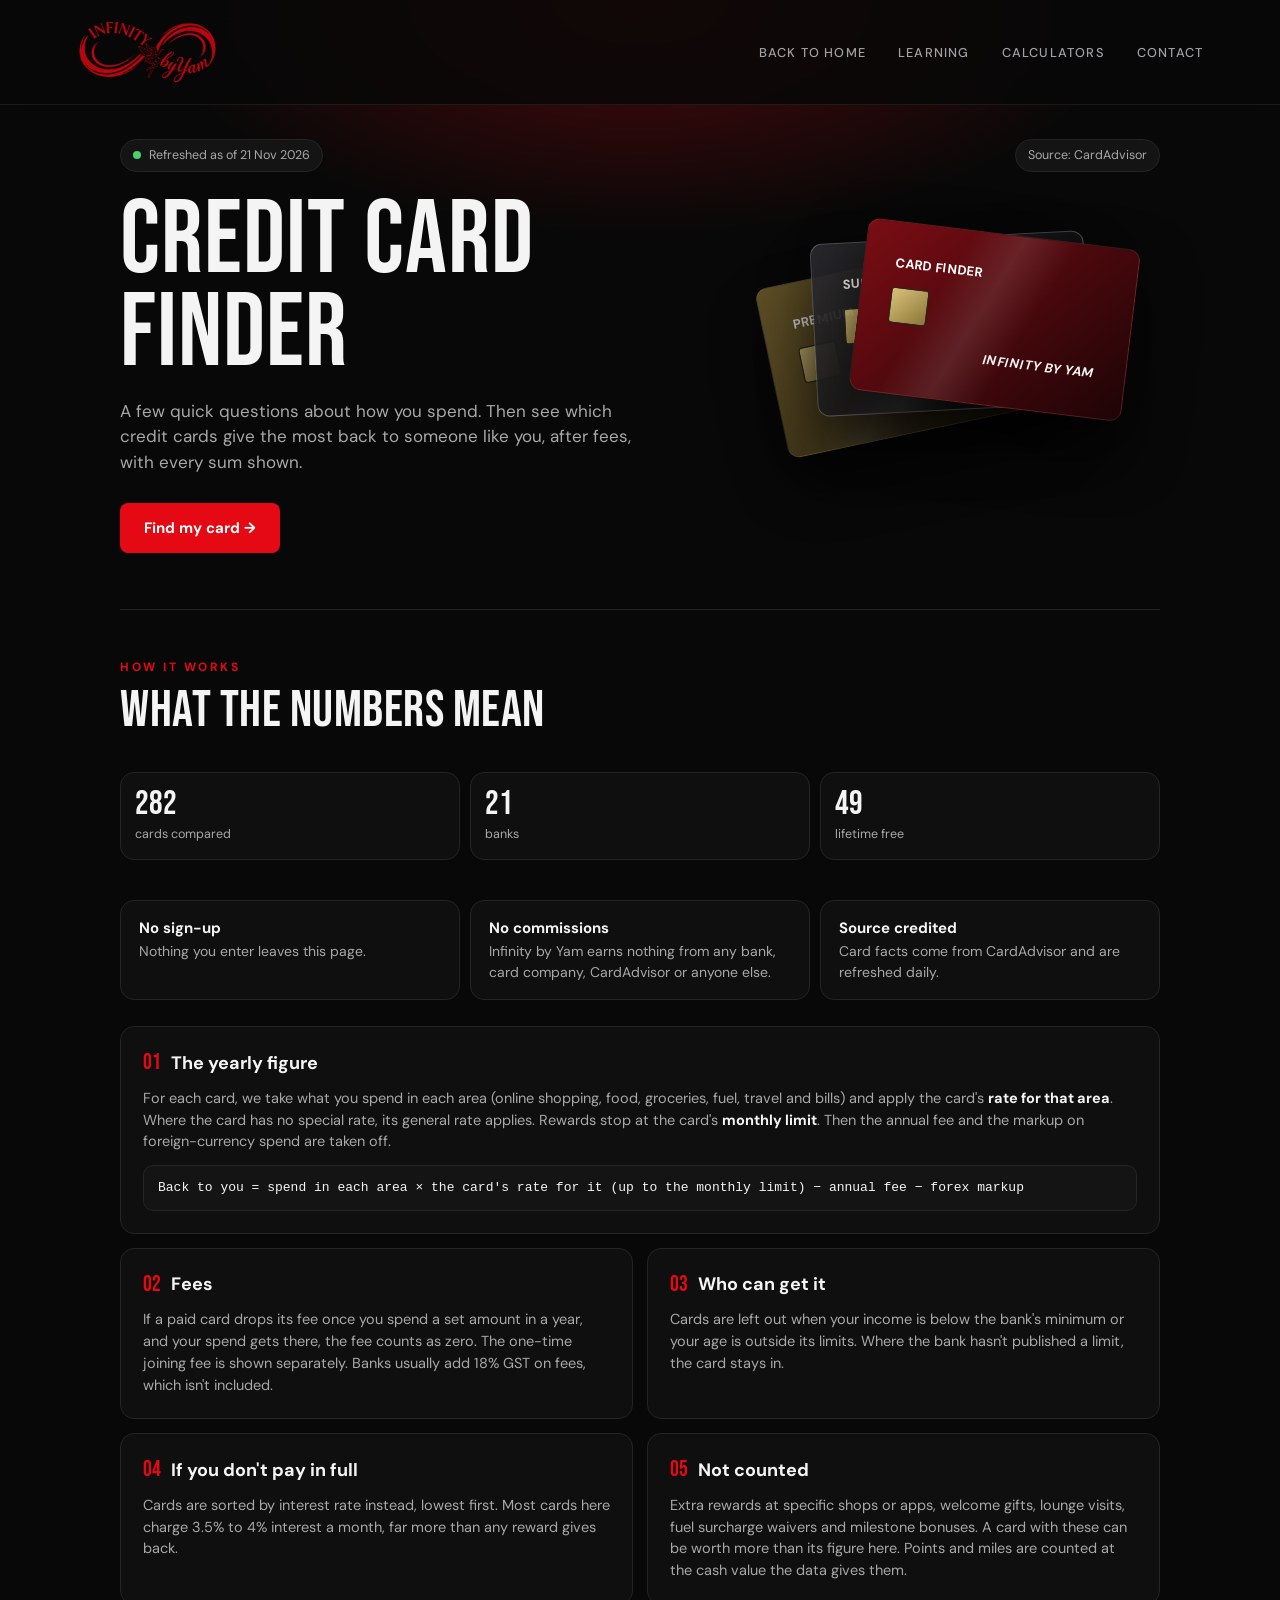
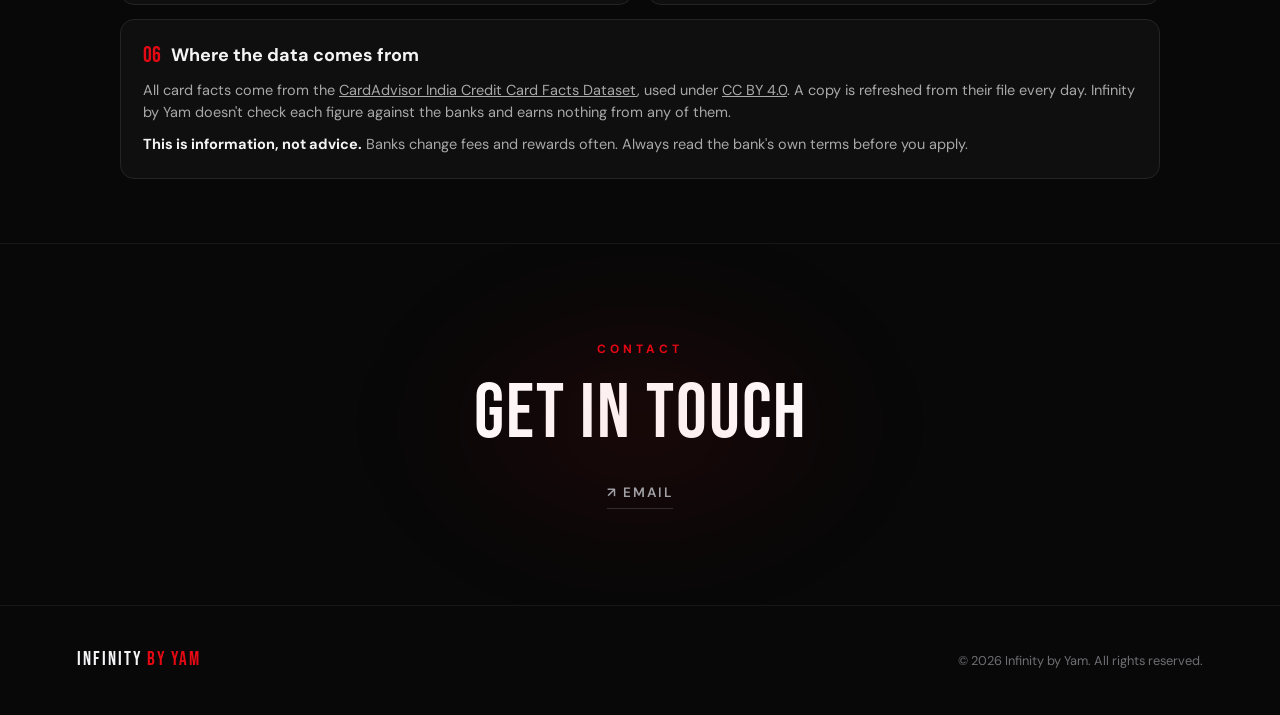
<file: Products/credit_card_finder.html>
<!DOCTYPE html>
<html lang="en">
<head>
<meta charset="utf-8">
<meta name="viewport" content="width=device-width, initial-scale=1">
<title>Card Finder · Infinity by Yam</title>
<meta name="description" content="Answer six questions and see which Indian credit cards give you the most back after fees. Data refreshed daily from CardAdvisor.">
<link rel="icon" href="https://infinitybyyam.github.io/nav-mark.png">
<link rel="preconnect" href="https://fonts.googleapis.com">
<link rel="preconnect" href="https://fonts.gstatic.com" crossorigin>
<link href="https://fonts.googleapis.com/css2?family=Bebas+Neue&family=DM+Sans:opsz,wght@9..40,400;9..40,500;9..40,700&display=swap" rel="stylesheet">
<style>
:root{
  --red:#E50914; --red-2:#ff3b47; --red-soft:rgba(229,9,20,.12); --red-line:rgba(229,9,20,.5);
  --bg:#080808; --s1:#0f0f0f; --s2:#141414; --s3:#1c1c1c; --s4:#262626; --line:#242424; --line-2:#333;
  --text:#f4f4f4; --muted:#a8a8a8; --dim:#707070; --good:#46d369; --good-soft:rgba(70,211,105,.1); --bad:#ff6b6b;
  --r:14px;
}
*{box-sizing:border-box;margin:0;padding:0}
html{scroll-behavior:smooth;scroll-padding-top:calc(var(--nav-h,105px) + 16px)}
html,body{background:var(--bg);color:var(--text);font-family:'DM Sans',system-ui,-apple-system,sans-serif;line-height:1.5;-webkit-font-smoothing:antialiased}
body{min-height:100vh;display:flex;flex-direction:column;overflow-x:hidden;position:relative}
body::before{content:"";position:absolute;top:-260px;left:50%;transform:translateX(-50%);width:1100px;max-width:100%;height:520px;
  background:radial-gradient(ellipse at center,rgba(229,9,20,.32),transparent 64%);pointer-events:none;z-index:0}
a{color:inherit}
button{font-family:inherit}
.wrap{width:90%;max-width:1040px;margin:0 auto;position:relative;z-index:1}
.bebas{font-family:'Bebas Neue',sans-serif;font-weight:400;letter-spacing:.5px}

/* ---------- nav ---------- */
/* ---------- site header: same as the Learning page ---------- */
nav.site{position:fixed;top:0;left:0;right:0;z-index:100;display:flex;justify-content:space-between;align-items:center;padding:1.25rem 6%;
  background:rgba(8,8,8,0.85);backdrop-filter:blur(12px);-webkit-backdrop-filter:blur(12px);border-bottom:1px solid rgba(255,255,255,0.08)}
.nav-logo{display:flex;align-items:center;gap:0.6rem;text-decoration:none}
.nav-logo-img{height:64px;width:auto;flex-shrink:0}
.nav-logo .fallback{display:none;white-space:nowrap;font-family:'Bebas Neue',sans-serif;font-size:1.6rem;letter-spacing:2px;color:#f5f5f7}
.nav-logo .fallback b{color:var(--red);font-weight:400}
.nav-links{display:flex;gap:2rem;list-style:none}
.nav-links a{color:#a1a1a6;text-decoration:none;font-size:0.8rem;font-weight:500;letter-spacing:1.2px;text-transform:uppercase;transition:color 0.2s ease}
.nav-links a:hover,.nav-links a:focus-visible{color:#f5f5f7}
.site-top{height:var(--nav-h,105px)}

main{flex:1;padding:34px 0 64px}
.panel{display:none}
.panel.on{display:block;animation:rise .4s ease}
.step{display:none}
.step.on{display:block;animation:rise .35s ease}
@keyframes rise{from{opacity:0;transform:translateY(10px)}to{opacity:1;transform:none}}

/* ---------- common ---------- */
.eyebrow{display:inline-flex;align-items:center;gap:8px;font-size:12px;letter-spacing:2.5px;text-transform:uppercase;font-weight:700;color:var(--red)}
.live{display:inline-flex;align-items:center;gap:8px;font-size:12.5px;color:var(--muted);background:var(--s2);border:1px solid var(--line);padding:6px 12px;border-radius:999px}
.live i{width:8px;height:8px;border-radius:50%;background:var(--good);box-shadow:0 0 0 0 rgba(70,211,105,.6);animation:pulse 2s infinite}
@keyframes pulse{0%{box-shadow:0 0 0 0 rgba(70,211,105,.55)}70%{box-shadow:0 0 0 8px rgba(70,211,105,0)}100%{box-shadow:0 0 0 0 rgba(70,211,105,0)}}
h1{font-family:'Bebas Neue',sans-serif;font-weight:400;font-size:clamp(54px,12vw,104px);line-height:.9;letter-spacing:1px}
h1 em{font-style:normal;color:var(--red)}
h2{font-family:'Bebas Neue',sans-serif;font-weight:400;font-size:clamp(34px,7vw,52px);line-height:.95;letter-spacing:.5px}
h3{font-size:18px;font-weight:700;line-height:1.3}
.lead{color:var(--muted);font-size:17px;max-width:520px;margin-top:18px}
.btn{display:inline-flex;align-items:center;justify-content:center;gap:8px;background:var(--red);color:#fff;border:0;border-radius:8px;
  font-weight:700;font-size:15px;padding:14px 24px;cursor:pointer;text-decoration:none;min-height:50px;transition:transform .15s,filter .15s}
.btn:hover{filter:brightness(1.12)}
.btn:active{transform:scale(.98)}
.btn.ghost{background:transparent;border:1px solid var(--line-2);color:var(--text)}
.btn.ghost:hover{border-color:#555;filter:none}
.btn:disabled{opacity:.4;cursor:default}
.btn.sm{min-height:40px;padding:9px 16px;font-size:14px}

/* ---------- hero ---------- */
.hero{display:grid;grid-template-columns:1fr;gap:28px;align-items:center}
.hero .btn{margin-top:28px}
.howwrap{margin-top:56px;padding-top:44px;border-top:1px solid var(--line)}
.srcrow{display:flex;justify-content:space-between;align-items:center;flex-wrap:wrap;gap:10px;margin-bottom:22px}
.live.src{text-decoration:none}
.live.src:hover{color:var(--text);border-color:var(--line-2)}
.stats{display:grid;grid-template-columns:repeat(3,1fr);gap:10px;margin-top:36px}
.stat{background:var(--s1);border:1px solid var(--line);border-radius:var(--r);padding:14px}
.stat b{display:block;font-family:'Bebas Neue',sans-serif;font-weight:400;font-size:34px;line-height:1}
.stat span{font-size:12.5px;color:var(--muted)}
.deck{position:relative;height:210px;max-width:380px;width:100%;margin:0 auto}
.deck .cc{position:absolute;width:72%;left:14%;box-shadow:0 30px 60px rgba(0,0,0,.6)}
.deck .cc:nth-child(1){transform:rotate(-12deg) translate(-16%,10%);opacity:.75}
.deck .cc:nth-child(2){transform:rotate(-3deg) translate(2%,2%);opacity:.9}
.deck .cc:nth-child(3){transform:rotate(7deg) translate(18%,-4%)}
.promise{display:grid;grid-template-columns:1fr;gap:10px;margin-top:40px}
.promise div{background:var(--s1);border:1px solid var(--line);border-radius:var(--r);padding:16px 18px;font-size:14px;color:var(--muted)}
.promise b{color:var(--text);display:block;font-size:15px;margin-bottom:2px}
@media(min-width:760px){
  .hero{grid-template-columns:1.15fr .85fr}
  .deck{height:280px}
  .promise{grid-template-columns:repeat(3,1fr)}
}

/* ---------- credit card visual ---------- */
.cc{aspect-ratio:1.586;border-radius:12px;position:relative;overflow:hidden;padding:9% 8%;display:flex;flex-direction:column;justify-content:space-between;
  color:#fff;border:1px solid rgba(255,255,255,.08);background:linear-gradient(135deg,#3a3a3a,#141414)}
.cc::after{content:"";position:absolute;inset:0;background:linear-gradient(115deg,transparent 30%,rgba(255,255,255,.10) 45%,transparent 60%);pointer-events:none}
.cc .iss{font-weight:700;font-size:13px;letter-spacing:.3px;line-height:1.1;position:relative;z-index:1}
.cc .chip{width:18%;aspect-ratio:1.3;border-radius:4px;background:linear-gradient(135deg,#d8c27a,#8c7637);position:relative;z-index:1}
.cc .net{align-self:flex-end;font-weight:700;font-style:italic;font-size:13px;letter-spacing:.5px;position:relative;z-index:1;opacity:.95}
.cc.t-ENTRY{background:linear-gradient(135deg,#454545,#161616)}
.cc.t-MID{background:linear-gradient(135deg,#7a0d14,#1e0406)}
.cc.t-PREMIUM{background:linear-gradient(135deg,#7a6630,#1d170a)}
.cc.t-SUPER_PREMIUM{background:linear-gradient(135deg,#2c2c30,#020202);border-color:rgba(200,200,210,.35)}
.cc.mini{border-radius:6px;padding:7px}
.cc.mini .iss{font-size:7.5px}
.cc.mini .chip{border-radius:2px}
.cc.mini .net{font-size:7.5px}

/* ---------- quiz ---------- */
.quiz{max-width:640px;margin:0 auto;background:var(--s1);border:1px solid var(--line);border-radius:20px;padding:28px 24px}
.qtop{display:flex;justify-content:space-between;align-items:center;font-size:13px;color:var(--dim)}
.qtop .count{font-family:'Bebas Neue',sans-serif;font-size:20px;color:var(--muted);letter-spacing:1px}
.qtop .count b{color:var(--red);font-weight:400}
.bar{height:3px;background:var(--s4);border-radius:2px;margin:12px 0 30px;overflow:hidden}
.bar i{display:block;height:100%;background:var(--red);transition:width .35s ease}
.quiz h2{font-family:'DM Sans',sans-serif;font-weight:700;font-size:clamp(22px,5.4vw,30px);line-height:1.2;letter-spacing:0}
.qhelp{color:var(--muted);margin-top:10px;font-size:15px}
.readout{font-family:'Bebas Neue',sans-serif;font-size:clamp(48px,13vw,72px);line-height:1;margin-top:30px}
.readsub{color:var(--muted);font-size:14px;margin-top:4px;min-height:21px}
input[type=range]{-webkit-appearance:none;appearance:none;width:100%;height:6px;border-radius:3px;margin:26px 0 8px;outline:none;
  background:linear-gradient(to right,var(--red) 0%,var(--red) var(--p,50%),var(--s4) var(--p,50%),var(--s4) 100%)}
input[type=range]::-webkit-slider-thumb{-webkit-appearance:none;width:28px;height:28px;border-radius:50%;background:#fff;border:6px solid var(--red);cursor:pointer;box-shadow:0 2px 10px rgba(0,0,0,.5)}
input[type=range]::-moz-range-thumb{width:18px;height:18px;border-radius:50%;background:#fff;border:6px solid var(--red);cursor:pointer}
.ends{display:flex;justify-content:space-between;font-size:12px;color:var(--dim)}
.typein{display:flex;align-items:center;gap:10px;margin-top:14px;font-size:13.5px;color:var(--muted)}
.amt{display:flex;align-items:center;background:var(--s1);border:1px solid var(--line-2);border-radius:8px;padding:0 10px;min-height:42px}
.amt:focus-within{border-color:var(--red)}
.amt span{color:var(--muted);font-size:15px}
.amt input{background:transparent;border:0;outline:none;color:var(--text);font:500 16px 'DM Sans',sans-serif;width:120px;padding:8px 4px;-moz-appearance:textfield}
.amt input::-webkit-outer-spin-button,.amt input::-webkit-inner-spin-button{-webkit-appearance:none;margin:0}
.sp .amt{min-height:38px}
.sp .amt input{width:96px;text-align:right;font-family:'Bebas Neue',sans-serif;font-size:22px;font-weight:400;padding:4px 2px}
.split{display:grid;gap:4px;margin-top:22px}
.sp{background:var(--s2);border:1px solid var(--line);border-radius:12px;padding:12px 14px 6px}
.sp .top{display:flex;justify-content:space-between;align-items:baseline;gap:10px}
.sp .top span{font-size:14.5px;font-weight:500}
.sp .top b{font-family:'Bebas Neue',sans-serif;font-weight:400;font-size:24px;line-height:1;white-space:nowrap}
.sp input[type=range]{margin:12px 0 8px}
.rest{display:flex;justify-content:space-between;align-items:baseline;gap:10px;margin-top:12px;padding:12px 14px;border:1px dashed var(--line-2);border-radius:12px;color:var(--muted);font-size:14px}
.rest b{font-family:'Bebas Neue',sans-serif;font-weight:400;font-size:24px;color:var(--text);white-space:nowrap}
.offers{margin-top:10px;font-size:12.5px;color:var(--muted);line-height:1.55}
.offers b{color:var(--text);font-weight:500}
.offers ul{list-style:none;margin-top:4px}
.offers li{padding:3px 0 3px 12px;position:relative;overflow-wrap:anywhere}
.offers li::before{content:"";position:absolute;left:0;top:11px;width:5px;height:5px;border-radius:50%;background:var(--red)}
.opts{display:grid;gap:10px;margin-top:26px}
.opt{text-align:left;background:var(--s2);border:1px solid var(--line);color:var(--text);border-radius:12px;padding:15px 16px;
  cursor:pointer;display:flex;align-items:center;gap:14px;min-height:60px;transition:border-color .15s,background .15s}
.opt:hover{border-color:#444}
.opt .r{width:20px;height:20px;border-radius:50%;border:2px solid #555;flex:none;transition:all .15s}
.opt .t{display:block;font-weight:500;font-size:16px}
.opt .s{display:block;font-size:13px;color:var(--muted);margin-top:1px}
.opt.sel{border-color:var(--red);background:var(--red-soft)}
.opt.sel .r{border-color:var(--red);background:radial-gradient(circle,var(--red) 42%,transparent 48%)}
.qnav{display:flex;justify-content:space-between;gap:12px;margin-top:32px}

/* ---------- results ---------- */
.res-head{display:flex;flex-wrap:wrap;justify-content:space-between;align-items:flex-end;gap:14px}
.sumline{color:var(--muted);margin-top:10px;font-size:15.5px;max-width:620px}
.sumline b{color:var(--text)}
.answers{display:flex;flex-wrap:wrap;gap:8px;margin-top:18px}
.ans{background:var(--s2);border:1px solid var(--line);color:var(--text);font-size:13px;border-radius:999px;padding:7px 12px;cursor:pointer;display:inline-flex;align-items:center;gap:6px}
.ans:hover{border-color:#4a4a4a}
.ans::after{content:"✎";font-size:11px;color:var(--dim)}
.hidden-note{font-size:13px;color:var(--dim);margin-top:12px}
.warn{background:var(--red-soft);border:1px solid var(--red-line);border-radius:var(--r);padding:16px 18px;margin-top:22px;font-size:14.5px}
.warn b{color:#fff}

.spot{margin-top:26px;border-radius:20px;padding:24px;background:
  radial-gradient(ellipse at top right,rgba(229,9,20,.22),transparent 60%),var(--s1);border:1px solid var(--red-line);display:grid;gap:22px}
.spot .label{font-size:12px;letter-spacing:2px;text-transform:uppercase;color:var(--red);font-weight:700}
.spot h3{font-size:clamp(20px,4.6vw,26px);margin-top:6px}
.spot .who{font-size:13.5px;color:var(--muted);margin-top:4px}
.spot .cc{max-width:300px;width:100%}
.kpis{display:grid;grid-template-columns:repeat(2,1fr);gap:10px;margin-top:18px}
.kpi{background:rgba(0,0,0,.35);border:1px solid var(--line);border-radius:12px;padding:12px 14px}
.kpi b{display:block;font-family:'Bebas Neue',sans-serif;font-weight:400;font-size:30px;line-height:1.05}
.kpi b.neg{color:var(--bad)}
.kpi span{font-size:12px;color:var(--muted)}
@media(min-width:760px){ .spot{grid-template-columns:300px 1fr;align-items:center;padding:30px} .kpis{grid-template-columns:repeat(4,1fr)} }

.controls{display:flex;flex-wrap:wrap;gap:10px;align-items:center;justify-content:space-between;margin-top:30px;padding-bottom:14px;border-bottom:1px solid var(--line)}
.seg{display:flex;background:var(--s2);border:1px solid var(--line);border-radius:10px;padding:3px;overflow-x:auto;max-width:100%;scrollbar-width:none}
.seg::-webkit-scrollbar{display:none}
.seg button{flex:none;background:transparent;border:0;color:var(--muted);font-size:13px;font-weight:500;padding:8px 12px;border-radius:8px;cursor:pointer;white-space:nowrap}
.seg button.on{background:var(--s4);color:#fff}
.filters{display:flex;flex-wrap:wrap;gap:8px}
.chip{background:var(--s2);border:1px solid var(--line);color:var(--muted);font-size:13px;padding:8px 12px;border-radius:999px;cursor:pointer;min-height:36px}
.chip.on{color:#fff;border-color:var(--red);background:var(--red-soft)}
select.chip{appearance:none;-webkit-appearance:none;padding-right:28px;background-image:linear-gradient(45deg,transparent 50%,#888 50%),linear-gradient(135deg,#888 50%,transparent 50%);
  background-position:calc(100% - 15px) 52%,calc(100% - 10px) 52%;background-size:5px 5px;background-repeat:no-repeat;color:var(--text)}

.list{display:grid;gap:10px;margin-top:16px}
.row{background:var(--s1);border:1px solid var(--line);border-radius:var(--r);padding:16px;transition:border-color .15s}
.row:hover{border-color:#333}
.row-top{display:grid;grid-template-columns:58px 1fr auto;gap:12px;align-items:center}
.row .rk{font-family:'Bebas Neue',sans-serif;font-size:14px;color:var(--red);letter-spacing:1px}
.row .nm{font-weight:700;font-size:15.5px;line-height:1.3}
.row .who{font-size:12.5px;color:var(--dim);margin-top:2px}
.row .v{text-align:right}
.row .v b{display:block;font-family:'Bebas Neue',sans-serif;font-weight:400;font-size:28px;line-height:1}
.row .v b.neg{color:var(--bad)}
.row .v span{font-size:11.5px;color:var(--dim);white-space:nowrap}
.meter{height:4px;background:var(--s3);border-radius:2px;margin-top:14px;overflow:hidden;position:relative}
.meter i{position:absolute;left:0;top:0;bottom:0;background:linear-gradient(90deg,#8b060d,var(--red));border-radius:2px}
.meter s{position:absolute;left:0;top:0;bottom:0;background:rgba(229,9,20,.22);border-radius:2px;text-decoration:none}
.tags{display:flex;flex-wrap:wrap;gap:6px;margin-top:12px}
.tag{font-size:12px;padding:4px 9px;border-radius:999px;background:var(--s3);color:var(--muted)}
.tag.g{color:var(--good);background:var(--good-soft)}
.tag.r{color:#ff8a8a;background:var(--red-soft)}
details{margin-top:12px;border-top:1px solid var(--line);padding-top:10px}
summary{cursor:pointer;font-size:13.5px;color:var(--muted);list-style:none;display:flex;align-items:center;justify-content:space-between;gap:10px;min-height:30px}
summary::-webkit-details-marker{display:none}
summary .plus{color:var(--red);font-weight:700;font-size:18px;line-height:1}
details[open] summary .plus{transform:rotate(45deg)}
.calc{width:100%;border-collapse:collapse;margin-top:8px;font-size:13.5px}
.calc td{padding:8px 0;border-bottom:1px solid #1b1b1b;vertical-align:top}
.calc td:last-child{text-align:right;white-space:nowrap;padding-left:12px}
.calc tr.tot td{font-weight:700;color:#fff}
.calc .sm{display:block;font-size:12px;color:var(--dim)}
.go{display:inline-flex;align-items:center;gap:6px;margin-top:12px;font-size:13.5px;color:var(--text);text-decoration:none;border-bottom:1px solid var(--red);padding-bottom:1px}
.more{margin-top:16px;width:100%}
.empty{background:var(--s1);border:1px dashed var(--line-2);border-radius:var(--r);padding:22px;color:var(--muted);margin-top:16px}
.actions{display:flex;flex-wrap:wrap;gap:10px;margin-top:26px}

/* ---------- browse ---------- */
.bfilters{display:grid;grid-template-columns:1fr;gap:10px;margin-top:22px}
.search{width:100%;background:var(--s1);border:1px solid var(--line-2);border-radius:10px;color:var(--text);font-size:16px;padding:13px 14px;outline:none}
.search:focus{border-color:var(--red)}
.brow{display:flex;flex-wrap:wrap;gap:8px}
.bcount{font-size:13px;color:var(--dim);margin-top:14px}
.bl{display:grid;gap:8px;margin-top:12px}
.bi{background:var(--s1);border:1px solid var(--line);border-radius:12px;padding:14px;display:grid;gap:12px}
.bi .hd{display:grid;grid-template-columns:52px 1fr;gap:12px;align-items:center}
.bi .nm{font-weight:700;font-size:15px;line-height:1.3}
.bi .nm a{text-decoration:none}
.bi .nm a:hover{text-decoration:underline;text-decoration-color:var(--red)}
.bi .who{font-size:12.5px;color:var(--dim)}
.facts{display:grid;grid-template-columns:repeat(3,1fr);gap:8px}
.f{background:var(--s2);border-radius:8px;padding:8px 10px;min-width:0}
.f span{display:block;font-size:11px;color:var(--dim);white-space:nowrap;overflow:hidden;text-overflow:ellipsis}
.f b{display:block;font-size:13.5px;font-weight:500;white-space:nowrap;overflow:hidden;text-overflow:ellipsis}
.f b.g{color:var(--good)}
@media(min-width:760px){
  .bfilters{grid-template-columns:1.4fr 2fr;align-items:center}
  .bi{grid-template-columns:minmax(260px,1.2fr) 2fr;align-items:center}
  .facts{grid-template-columns:repeat(6,1fr)}
}

/* ---------- how ---------- */
.how{display:grid;gap:14px;margin-top:26px}
.how section{min-width:0;background:var(--s1);border:1px solid var(--line);border-radius:var(--r);padding:22px}
.how h3{display:flex;align-items:center;gap:10px}
.how h3 .n{font-family:'Bebas Neue',sans-serif;font-weight:400;font-size:22px;color:var(--red)}
.how p{color:var(--muted);font-size:14.5px;margin-top:10px}
.how p b{color:var(--text)}
.formula{font-family:ui-monospace,Menlo,monospace;font-size:13px;background:var(--s2);border:1px solid var(--line);border-radius:10px;padding:12px 14px;margin-top:12px;color:var(--text);overflow-wrap:anywhere}
@media(min-width:760px){ .how{grid-template-columns:1fr 1fr} .how section.wide{grid-column:1/-1} }

.loading{color:var(--muted);padding:40px 0;text-align:center}
.err{background:var(--red-soft);border:1px solid var(--red-line);border-radius:var(--r);padding:18px;margin-top:20px;color:#ffd5d5;font-size:14.5px}

/* ---------- footer ---------- */
/* card data credit (kept on the page: the data licence needs it) */
.fsrc{font-size:12.5px;color:var(--dim);line-height:1.6;max-width:640px;margin-top:40px}
.fsrc a{color:var(--muted)}

/* ---------- contact + footer: same as the Learning page ---------- */
.contact-section{padding:6rem 6%;text-align:center;position:relative;overflow:hidden;border-top:1px solid rgba(255,255,255,0.06);z-index:1}
.contact-section::before{content:'';position:absolute;top:50%;left:50%;transform:translate(-50%,-50%);width:min(500px,90vw);height:300px;
  background:radial-gradient(ellipse,rgba(229,9,20,0.1) 0%,transparent 70%);pointer-events:none;filter:blur(50px)}
.contact-pre{font-size:0.75rem;font-weight:700;letter-spacing:4px;text-transform:uppercase;color:var(--red);margin-bottom:1.25rem}
.contact-headline{font-family:'Bebas Neue',sans-serif;font-weight:400;font-size:clamp(2.8rem,6vw,5rem);line-height:0.95;margin-bottom:2rem;letter-spacing:2px;color:#fff}
.contact-links{position:relative;display:flex;justify-content:center;gap:2rem;flex-wrap:wrap}
.contact-link{display:inline-flex;align-items:center;gap:0.5rem;font-size:0.85rem;font-weight:600;letter-spacing:2px;text-transform:uppercase;color:#a1a1a6;
  text-decoration:none;padding-bottom:0.3rem;border-bottom:1px solid rgba(255,255,255,0.15);transition:all 0.2s ease}
.contact-link:hover,.contact-link:focus-visible{color:#fff;border-color:#fff}
footer{padding:2.5rem 6%;border-top:1px solid rgba(255,255,255,0.06);display:flex;justify-content:space-between;align-items:center;flex-wrap:wrap;gap:1rem;position:relative;z-index:1}
.footer-logo{font-family:'Bebas Neue',sans-serif;font-size:1.2rem;letter-spacing:2px}
.footer-logo-infinity{color:#f5f5f7}
.footer-logo-byyam{color:var(--red)}
.footer-copy{font-size:0.8rem;color:#6e6e73}
@media (max-width:768px){
  nav.site{flex-direction:column;gap:0.75rem;padding:1rem 5%}
  .nav-logo-img{height:48px}
  .nav-links{gap:1.25rem;flex-wrap:wrap;justify-content:center;row-gap:0.3rem}
  .nav-links a{font-size:0.72rem;letter-spacing:0.8px;white-space:nowrap}
  .contact-section{padding:4rem 5%}
  footer{padding-left:5%;padding-right:5%}
}

@media(max-width:420px){
  .srcrow{flex-wrap:nowrap;gap:6px}
  .srcrow .live{font-size:11px;padding:5px 9px;gap:6px;white-space:nowrap}
  .srcrow .live i{width:7px;height:7px}
}
@media(max-width:340px){
  .srcrow{flex-wrap:wrap}
  .spot .cc{max-width:260px}
  .quiz{padding:22px 16px;border-radius:16px}
  .row{padding:14px}
  .row-top{grid-template-columns:48px 1fr auto;gap:10px}
  .row .v b{font-size:24px}
  .spot{padding:20px}
  .stat{padding:12px 10px}
  .stat b{font-size:28px}
}
</style>
</head>
<body>

<nav class="site">
  <a href="https://infinitybyyam.github.io/" class="nav-logo">
    <img class="nav-logo-img" src="https://infinitybyyam.github.io/nav-mark.png" alt="Infinity by Yam"
         onerror="this.style.display='none';this.nextElementSibling.style.display='block'">
    <span class="fallback">INFINITY <b>BY YAM</b></span>
  </a>
  <ul class="nav-links">
    <li><a href="https://infinitybyyam.github.io/">Back to Home</a></li>
    <li><a href="https://infinitybyyam.github.io/Learning/">Learning</a></li>
    <li><a href="https://infinitybyyam.github.io/Calculators/">Calculators</a></li>
    <li><a href="mailto:infinitybyyam@gmail.com">Contact</a></li>
  </ul>
</nav>
<div class="site-top"></div>

<main class="wrap">
  <div id="loading" class="loading">Loading the latest card data…</div>
  <div id="loaderr" class="err" style="display:none">The card data could not be loaded just now. Please refresh the page in a minute.</div>

  <!-- ================= FIND ================= -->
  <section class="panel" id="p-find">

    <div class="step on" id="s-intro">
      <div class="srcrow">
        <span class="live"><i></i><span id="asof1">Refreshed</span></span>
        <a class="live src" href="https://cardadvisor.in/data" target="_blank" rel="noopener">Source: CardAdvisor</a>
      </div>
      <div class="hero">
        <div>
          <h1>Credit Card Finder</h1>
          <p class="lead">A few quick questions about how you spend. Then see which credit cards give the most back to someone like you, after fees, with every sum shown.</p>
          <button class="btn" id="startbtn" disabled>Find my card →</button>
        </div>
        <div class="deck" aria-hidden="true">
          <div class="cc t-PREMIUM"><span class="iss">PREMIUM</span><span class="chip"></span><span class="net">VISA</span></div>
          <div class="cc t-SUPER_PREMIUM"><span class="iss">SUPER PREMIUM</span><span class="chip"></span><span class="net">MASTERCARD</span></div>
          <div class="cc t-MID"><span class="iss">CARD FINDER</span><span class="chip"></span><span class="net">INFINITY BY YAM</span></div>
        </div>
      </div>
      <div class="howwrap" id="how">
        <div class="eyebrow">How it works</div>
        <h2 style="margin-top:8px">What the numbers mean</h2>
      <div class="stats">
        <div class="stat"><b id="st-cards">–</b><span>cards compared</span></div>
        <div class="stat"><b id="st-banks">–</b><span>banks</span></div>
        <div class="stat"><b id="st-free">–</b><span>lifetime free</span></div>
      </div>
      <div class="promise">
        <div><b>No sign-up</b>Nothing you enter leaves this page.</div>
        <div><b>No commissions</b>Infinity by Yam earns nothing from any bank, card company, CardAdvisor or anyone else.</div>
        <div><b>Source credited</b>Card facts come from CardAdvisor and are refreshed daily.</div>
      </div>
    <div class="how">
      <section class="wide">
        <h3><span class="n">01</span>The yearly figure</h3>
        <p>For each card, we take what you spend in each area (online shopping, food, groceries, fuel, travel and bills) and apply the card's <b>rate for that area</b>. Where the card has no special rate, its general rate applies. Rewards stop at the card's <b>monthly limit</b>. Then the annual fee and the markup on foreign-currency spend are taken off.</p>
        <div class="formula">Back to you = spend in each area × the card's rate for it (up to the monthly limit) − annual fee − forex markup</div>
      </section>
      <section>
        <h3><span class="n">02</span>Fees</h3>
        <p>If a paid card drops its fee once you spend a set amount in a year, and your spend gets there, the fee counts as zero. The one-time joining fee is shown separately. Banks usually add 18% GST on fees, which isn't included.</p>
      </section>
      <section>
        <h3><span class="n">03</span>Who can get it</h3>
        <p>Cards are left out when your income is below the bank's minimum or your age is outside its limits. Where the bank hasn't published a limit, the card stays in.</p>
      </section>
      <section>
        <h3><span class="n">04</span>If you don't pay in full</h3>
        <p>Cards are sorted by interest rate instead, lowest first. Most cards here charge 3.5% to 4% interest a month, far more than any reward gives back.</p>
      </section>
      <section>
        <h3><span class="n">05</span>Not counted</h3>
        <p>Extra rewards at specific shops or apps, welcome gifts, lounge visits, fuel surcharge waivers and milestone bonuses. A card with these can be worth more than its figure here. Points and miles are counted at the cash value the data gives them.</p>
      </section>
      <section class="wide">
        <h3><span class="n">06</span>Where the data comes from</h3>
        <p>All card facts come from the <a href="https://cardadvisor.in/data" target="_blank" rel="noopener">CardAdvisor India Credit Card Facts Dataset</a>, used under <a href="https://creativecommons.org/licenses/by/4.0/" target="_blank" rel="noopener">CC BY 4.0</a>. A copy is refreshed from their file every day. Infinity by Yam doesn't check each figure against the banks and earns nothing from any of them.</p>
        <p><b>This is information, not advice.</b> Banks change fees and rewards often. Always read the bank's own terms before you apply.</p>
      </section>
    </div>
      </div>
    </div>

    <div class="step" id="s-quiz">
      <div class="quiz">
        <div class="qtop"><span class="count" id="qcount"></span><span id="qedit"></span></div>
        <div class="bar"><i id="qbar"></i></div>
        <div id="qbody"></div>
        <div class="qnav">
          <button class="btn ghost" id="qback">← Back</button>
          <button class="btn" id="qnext">Next →</button>
        </div>
      </div>
    </div>

    <div class="step" id="s-results">
      <div class="res-head">
        <div>
          <div class="eyebrow">Your results</div>
          <h2 style="margin-top:8px" id="rtitle">Cards that give you the most back</h2>
        </div>
        <span class="live"><i></i><span id="asof2"></span></span>
      </div>
      <p class="sumline" id="sumline"></p>
      <div class="answers" id="answers"></div>
      <p class="hidden-note" id="hiddennote"></p>
      <div id="warn"></div>
      <div id="spot"></div>

      <div class="controls" id="controls">
        <div class="seg" id="sortseg">
          <button data-s="value">Most back</button>
          <button data-s="fee">Lowest fee</button>
          <button data-s="forex">Lowest forex</button>
          <button data-s="apr">Lowest interest</button>
        </div>
        <div class="filters">
          <button class="chip" id="f-ltf">Lifetime free only</button>
          <select class="chip" id="f-net" aria-label="Card network">
            <option value="ALL">All networks</option>
            <option value="VISA">Visa</option><option value="MASTERCARD">Mastercard</option>
            <option value="RUPAY">RuPay</option><option value="AMEX">Amex</option><option value="DINERS">Diners Club</option>
          </select>
        </div>
      </div>
      <div class="list" id="list"></div>
      <button class="btn ghost more" id="morebtn" style="display:none"></button>
      <div class="actions">
        <button class="btn ghost sm" id="restart">Start over</button>
      </div>
    </div>
  </section>


</main>

<!-- CONTACT -->
<section class="contact-section" id="contact">
  <p class="contact-pre">Contact</p>
  <h2 class="contact-headline">Get in touch</h2>
  <div class="contact-links">
    <a href="mailto:infinitybyyam@gmail.com" class="contact-link">↗ Email</a>
  </div>
</section>

<!-- FOOTER -->
<footer>
  <div class="footer-logo"><span class="footer-logo-infinity">INFINITY</span> <span class="footer-logo-byyam">BY YAM</span></div>
  <div class="footer-copy">&copy; 2026 Infinity by Yam. All rights reserved.</div>
</footer>

<script>
/* ===================== DATA ===================== */
const DATA_URL = 'cards.json';   // kept next to this page; refreshed daily by GitHub
const ISSUER={AMEX:'American Express',AU:'AU Small Finance Bank',AXIS:'Axis Bank',BOB:'Bank of Baroda',CSB:'CSB Bank',CUB:'City Union Bank',
  FEDERAL:'Federal Bank',HDFC:'HDFC Bank',HSBC:'HSBC',ICICI:'ICICI Bank',IDFC:'IDFC FIRST Bank',INDUSIND:'IndusInd Bank',KOTAK:'Kotak Mahindra Bank',
  RBL:'RBL Bank',SBI:'SBI Card',SBM:'SBM Bank',SC:'Standard Chartered',SLICE:'slice',UNITY:'Unity Bank',UTKARSH:'Utkarsh SFB',YES:'YES Bank'};
const NET={VISA:'Visa',MASTERCARD:'Mastercard',RUPAY:'RuPay',AMEX:'Amex',DINERS:'Diners Club'};
const TIER={ENTRY:'Entry',MID:'Mid',PREMIUM:'Premium',SUPER_PREMIUM:'Super premium'};
/* spending areas asked about, and the data category each one uses */
const AREAS=[['online','Online shopping','ONLINE_SHOPPING'],['dining','Food & dining','DINING'],['grocery','Groceries','GROCERY'],
  ['fuel','Fuel','FUEL'],['travel','Travel','TRAVEL'],['bills','Bills & recharges','UTILITY_BILLS']];
const POINTS_TYPES=['REWARD_POINTS','AIRLINE_MILES','HOTEL_POINTS'];
let CARDS=[], AS_OF='';
const num=v=>(v===''||v==null||isNaN(Number(v)))?null:Number(v);
function toCard(r){
  const rw=(r.rewards||[]).map(x=>({cat:x.category,type:x.rewardType,rate:num(x.ratePct)??0,cap:num(x.monthlyCapRs),shops:x.merchants||''}));
  const c={key:r.cardKey,name:r.name,issuer:r.issuer,network:r.network,tier:r.tier,
    annual:num(r.annualFeeRs),joining:num(r.joiningFeeRs),ltf:r.lifetimeFree===true,
    waiver:num(r.feeWaiverSpendRs),forex:num(r.forexMarkupPct),apr:num(r.aprMonthlyPct),
    minSal:num(r.minSalaryRs),minAge:num(r.minAgeYears),maxAge:num(r.maxAgeYears),url:r.url,
    general:rw.filter(x=>!x.shops),            // rows that apply to a whole category
    offers:rw.filter(x=>x.shops)};             // rows that apply only at named shops/apps: shown, not counted
  c.def=c.general.find(x=>x.cat==='DEFAULT')||null;
  c.rtype=(c.def||rw[0]||{}).type||'';
  c.complete=c.annual!=null && rw.length>0;
  return c;
}

/* ===================== HELPERS ===================== */
const $=id=>document.getElementById(id);
const inr=n=>Math.round(n).toLocaleString('en-IN');
const money=n=>(n<0?'−':'')+'₹'+inr(Math.abs(n));
const pct=n=>(Math.round(n*100)/100)+'%';
const esc=s=>String(s==null?'':s).replace(/[&<>"]/g,c=>({'&':'&amp;','<':'&lt;','>':'&gt;','"':'&quot;'}[c]));
const iss=c=>ISSUER[c.issuer]||c.issuer;
const fmtDate=d=>{ if(!d) return ''; const x=new Date(d+'T00:00:00'); return isNaN(x)?d:x.toLocaleDateString('en-IN',{day:'numeric',month:'short',year:'numeric'}); };
function ccHTML(c,mini){
  const short=(ISSUER[c.issuer]||c.issuer).replace(' Small Finance Bank','').replace(' Mahindra Bank','');
  return `<div class="cc t-${esc(c.tier)}${mini?' mini':''}" aria-hidden="true"><span class="iss">${esc(short.toUpperCase())}</span><span class="chip"></span><span class="net">${esc((NET[c.network]||c.network||'').toUpperCase())}</span></div>`;
}

/* measure the fixed header so the page starts just below it */
(function(){ const n=document.querySelector('nav.site'); const set=()=>document.documentElement.style.setProperty('--nav-h',n.offsetHeight+'px');
  set(); addEventListener('resize',set); addEventListener('load',set); if(document.fonts&&document.fonts.ready) document.fonts.ready.then(set); })();

/* ===================== QUIZ ===================== */
const SPEND=[1000,2000,3000,5000,7500,10000,15000,20000,25000,30000,40000,50000,75000,100000,150000,200000,300000,500000];
const INCOME=[10000,15000,20000,25000,30000,35000,40000,50000,60000,75000,100000,150000,200000,250000,300000,500000];
const DEFAULTS={spend:25000,split:{online:0,dining:0,grocery:0,fuel:0,travel:0,bills:0},income:50000,age:30,fee:'1000',rtype:'any',upi:'no',abroad:'never',payfull:'yes'};
const fresh=()=>JSON.parse(JSON.stringify(DEFAULTS));
let state=fresh(), qi=0, editing=false;
const Q=[
  {id:'spend',kind:'steps',steps:SPEND,title:'How much will you put on the card each month?',
   help:'Groceries, fuel, bills, shopping. A rough figure is fine.',fmt:v=>'₹'+inr(v),sub:v=>'a month · about ₹'+inr(v*12)+' a year',lo:1000,hi:5000000,rupee:true,label:'Monthly spend',
   chip:v=>'Spends ₹'+inr(v)+' a month'},
  {id:'split',kind:'split',title:'Where does that money go each month?',
   help:'Set only the ones that apply. Whatever you leave out counts as everything else. Rough figures are fine.',
   chip:v=>{ const t=AREAS.filter(a=>v[a[0]]>0).map(a=>a[1]+' ₹'+inr(v[a[0]])); return t.length?t.join(' · '):'Spending not split by area'; }},
  {id:'income',kind:'steps',steps:INCOME,title:'What is your monthly income?',
   help:'Before tax. Banks set a minimum income for most cards.',fmt:v=>'₹'+inr(v),sub:()=>'a month',lo:0,hi:100000000,rupee:true,label:'Monthly income',
   chip:v=>'Earns ₹'+inr(v)+' a month'},
  {id:'age',kind:'range',min:18,max:80,title:'How old are you?',help:'Some cards have age limits.',fmt:v=>v,sub:()=>'years',lo:18,hi:100,label:'Age in years',
   chip:v=>'Age '+v},
  {id:'fee',kind:'choice',title:'How much yearly fee are you willing to pay?',
   help:'Many paid cards drop the fee if you spend enough in a year. The results take that into account.',
   opts:[['0','Free cards only','No joining or yearly fee'],['1000','Up to ₹1,000','Most everyday cashback cards'],['5000','Up to ₹5,000','Includes premium cards'],['any','Any fee','If the card earns it back']],
   chip:v=>({'0':'Free cards only','1000':'Fee up to ₹1,000','5000':'Fee up to ₹5,000','any':'Any fee'})[v]},
  {id:'rtype',kind:'choice',title:'How do you want your rewards?',
   help:'Cashback comes off your bill. Points and miles are redeemed for vouchers, flights or hotels.',
   opts:[['any','Either is fine',''],['cashback','Cashback','Money back on the bill'],['points','Points or miles','Redeemed later']],
   chip:v=>({any:'Any reward type',cashback:'Cashback',points:'Points or miles'})[v]},
  {id:'upi',kind:'choice',title:'Do you want to pay with the card through UPI?',
   help:'Only RuPay credit cards can be linked to UPI apps like Google Pay, PhonePe or Paytm.',
   opts:[['no','No, not needed',''],['yes','Yes','Show RuPay cards only']],
   chip:v=>v==='yes'?'Needs UPI (RuPay only)':'UPI not needed'},
  {id:'abroad',kind:'choice',title:'Do you spend in foreign currency?',
   help:'Trips abroad, or paying foreign websites in dollars. Banks add a markup on these.',
   opts:[['never','Never',''],['some','Sometimes','About 5% of my spend'],['often','Often','About 20% of my spend']],
   chip:v=>({never:'No foreign spend',some:'Some foreign spend',often:'Lots of foreign spend'})[v]},
  {id:'payfull',kind:'choice',title:'Will you pay the full bill every month?',
   help:'Be honest. This changes which card suits you more than anything else.',
   opts:[['yes','Yes, always in full','No interest ever'],['no','Not always','Sometimes I carry a balance']],
   chip:v=>v==='yes'?'Pays the full bill':'Sometimes carries a balance'}
];
function showStep(id){ document.querySelectorAll('#p-find .step').forEach(s=>s.classList.toggle('on',s.id===id)); window.scrollTo({top:0}); }
function startQuiz(i,edit){ qi=i||0; editing=!!edit; renderQ(); showStep('s-quiz'); }
function sliderPos(q,v){
  if(q.kind!=='steps') return Math.max(q.min,Math.min(q.max,v));
  let best=0; q.steps.forEach((s,i)=>{ if(Math.abs(s-v)<Math.abs(q.steps[best]-v)) best=i; }); return best;
}
function splitStep(){ return state.spend<=10000?250:state.spend<=50000?500:state.spend<=200000?1000:5000; }
function restOf(){ return Math.max(0,state.spend-AREAS.reduce((t,[k])=>t+state.split[k],0)); }
function setFill(r){ const p=(r.value-r.min)/(r.max-r.min)*100; r.style.setProperty('--p',p+'%'); }
function renderQ(){
  const q=Q[qi];
  $('qcount').innerHTML=`<b>${String(qi+1).padStart(2,'0')}</b> / ${String(Q.length).padStart(2,'0')}`;
  $('qedit').textContent=editing?'Editing an answer':'';
  $('qbar').style.width=((qi+1)/Q.length*100)+'%';
  let h=`<h2>${q.title}</h2><p class="qhelp">${q.help}</p>`;
  if(q.kind==='split'){
    h+=`<div class="split">`+AREAS.map(([k,l])=>`<div class="sp"><div class="top"><span>${l}</span><span class="amt"><span>₹</span><input type="number" id="si-${k}" inputmode="numeric" min="0" max="${state.spend}" value="${Math.min(state.split[k],state.spend)}" aria-label="${l}, amount a month"></span></div>
        <input type="range" id="sr-${k}" min="0" max="${state.spend}" step="${splitStep()}" value="${Math.min(state.split[k],state.spend)}" aria-label="${l}"></div>`).join('')+
      `</div><div class="rest"><span>Everything else</span><b id="sv-rest">₹${inr(restOf())}</b></div>`;
  } else if(q.kind!=='choice'){
    const steps=q.kind==='steps';
    const min=steps?0:q.min, max=steps?q.steps.length-1:q.max;
    const val=state[q.id];
    h+=`<div class="split"><div class="sp"><div class="top"><span>${q.label}</span><span class="amt">${q.rupee?'<span>₹</span>':''}<input type="number" id="tin" inputmode="numeric" min="${q.lo}" max="${q.hi}" value="${val}" aria-label="${q.label}"></span></div>
      <input type="range" id="rng" min="${min}" max="${max}" step="1" value="${sliderPos(q,val)}" aria-label="${q.label}"></div></div>`;
  } else {
    h+=`<div class="opts" role="radiogroup" aria-label="${esc(q.title)}">`+q.opts.map(([v,t,s])=>`<button class="opt ${state[q.id]===v?'sel':''}" data-v="${v}" role="radio" aria-checked="${state[q.id]===v}"><span class="r"></span><span><span class="t">${t}</span>${s?`<span class="s">${s}</span>`:''}</span></button>`).join('')+`</div>`;
  }
  $('qbody').innerHTML=h;
  if(q.kind==='split') AREAS.forEach(([k])=>{
    const el=$('sr-'+k), box=$('si-'+k); setFill(el);
    const setArea=(raw,fromBox)=>{
      const others=AREAS.reduce((t,[o])=>o===k?t:t+state.split[o],0);
      let v=Math.max(0,Math.min(Math.round(raw)||0, state.spend-others)); state.split[k]=v;
      el.value=v; setFill(el); if(!fromBox||+box.value!==v) box.value=v;
      $('sv-rest').textContent='₹'+inr(restOf()); };
    el.oninput=()=>setArea(+el.value,false);
    box.oninput=()=>{ if(box.value!=='') setArea(+box.value,true); };
    box.onblur=()=>{ box.value=state.split[k]; }; });
  const r=$('rng'), tin=$('tin');
  if(r){ setFill(r); r.oninput=()=>{ const v=q.kind==='steps'?q.steps[+r.value]:+r.value; state[q.id]=v; setFill(r); if(tin) tin.value=v; }; }
  if(tin){
    tin.oninput=()=>{ const v=Math.round(+tin.value); if(tin.value===''||!(v>=q.lo&&v<=q.hi)) return; state[q.id]=v; r.value=sliderPos(q,v); setFill(r); };
    tin.onblur=()=>{ tin.value=state[q.id]; }; }
  document.querySelectorAll('.opt').forEach(b=>b.onclick=()=>{
    state[q.id]=b.dataset.v;
    document.querySelectorAll('.opt').forEach(x=>{ const sel=x===b; x.classList.toggle('sel',sel); x.setAttribute('aria-checked',sel); });
    setTimeout(qNext,240);
  });
  $('qnext').textContent = editing ? 'Update results →' : (qi===Q.length-1?'See my cards →':'Next →');
}
function qNext(){ if(editing||qi===Q.length-1){ openResults(); } else { qi++; renderQ(); } }
$('qnext').onclick=qNext;
$('qback').onclick=()=>{ if(editing){ openResults(); return; } if(qi===0) showStep('s-intro'); else { qi--; renderQ(); } };
$('startbtn').onclick=()=>startQuiz(0,false);
$('restart').onclick=()=>{ state=fresh(); showStep('s-intro'); };

/* ===================== MATHS ===================== */
function evaluate(){
  const spend=state.spend, yr=spend*12, share={never:0,some:0.05,often:0.2}[state.abroad];
  const feeLim=state.fee==='any'?Infinity:Number(state.fee);
  /* the foreign-currency share is a fixed slice of total spend, set by the "abroad" answer alone —
     it never shrinks just because the six named areas were filled in too. The named areas (plus
     "everything else") only compete for whatever's left after that slice is set aside; if they add
     up to more than that remainder, scale them down together. */
  const fxAmt=spend*share;
  const catBudget=Math.max(0,spend-fxAmt);
  const areaSum=AREAS.reduce((t,[k])=>t+(state.split[k]||0),0), scale=areaSum>catBudget&&areaSum>0?catBudget/areaSum:1;
  const amt={}; AREAS.forEach(([k])=>amt[k]=(state.split[k]||0)*scale);
  const list=[], hidden={income:0,age:0,fee:0,rtype:0,upi:0};
  for(const c of CARDS){
    if(!c.complete) continue;
    const annual=c.annual||0, joining=c.joining||0;
    if(c.minSal && state.income<c.minSal){ hidden.income++; continue; }
    if((c.minAge!=null&&state.age<c.minAge)||(c.maxAge!=null&&state.age>c.maxAge)){ hidden.age++; continue; }
    /* a fee the user's own spend would waive doesn't count against their fee limit */
    const waived=!c.ltf&&annual>0&&c.waiver>0&&yr>=c.waiver;
    const effectiveAnnual=(c.ltf||waived)?0:annual;
    const feeOK=state.fee==='0'?(c.ltf||(effectiveAnnual===0&&joining===0)):Math.max(effectiveAnnual,joining)<=feeLim;
    if(!feeOK){ hidden.fee++; continue; }
    if(state.rtype==='cashback'&&c.rtype!=='CASHBACK'){ hidden.rtype++; continue; }
    if(state.rtype==='points'&&!POINTS_TYPES.includes(c.rtype)){ hidden.rtype++; continue; }
    if(state.upi==='yes'&&c.network!=='RUPAY'){ hidden.upi++; continue; }
    /* each slice of spend goes to the card's row for that area, else its general (DEFAULT) row */
    const intl=c.general.find(x=>x.cat==='INTERNATIONAL');
    const slices=[];
    AREAS.forEach(([k,l,cat])=>{ if(amt[k]>0){ const row=c.general.find(x=>x.cat===cat); slices.push({label:l,spend:amt[k],row:row||c.def,own:!!row}); }});
    if(fxAmt>0) slices.push({label:'Foreign-currency spend',spend:fxAmt,row:intl||c.def,own:!!intl});
    const other=Math.max(0,catBudget-areaSum*scale);
    if(other>0) slices.push({label:'Everything else',spend:other,row:c.def,own:!!c.def});
    /* monthly limits apply per row, so slices sharing a row share its limit */
    const byRow=new Map();
    slices.forEach(sl=>{ if(!sl.row) return; const e=byRow.get(sl.row)||{spend:0}; e.spend+=sl.spend; byRow.set(sl.row,e); });
    byRow.forEach((e,row)=>{ e.raw=e.spend*row.rate/100; e.got=row.cap!=null?Math.min(e.raw,row.cap):e.raw; e.capped=row.cap!=null&&e.raw>row.cap; });
    let rewardsM=0;
    slices.forEach(sl=>{ if(!sl.row){ sl.rate=0; sl.got=0; return; } const e=byRow.get(sl.row); sl.rate=sl.row.rate; sl.got=e.spend>0?e.got*sl.spend/e.spend:0; sl.capped=e.capped; sl.cap=sl.row.cap; rewardsM+=sl.got; });
    const rewards=rewardsM*12;
    const fee=effectiveAnnual;
    const fxSpend=fxAmt*12, fx=c.forex==null?0:fxSpend*c.forex/100;
    list.push({c,yr,spend,slices,rewards,fee,waived,fxSpend,fx,annual,joining,net:rewards-fee-fx,year1:rewards-(c.ltf?0:joining)-fx});
  }
  return {list,hidden};
}
const SORTS={
  value:(a,b)=>(b.net-a.net)||(a.fee-b.fee),
  fee:(a,b)=>(a.fee-b.fee)||(a.joining-b.joining)||(b.net-a.net),
  forex:(a,b)=>((a.c.forex??99)-(b.c.forex??99))||(b.net-a.net),
  apr:(a,b)=>((a.c.apr??99)-(b.c.apr??99))||(b.net-a.net)
};

/* ===================== RESULTS ===================== */
const FIRST=10;
let RES=null, view={sort:'value',ltf:false,net:'ALL',shown:FIRST};
function openResults(){
  editing=false; RES=evaluate();
  view={sort:state.payfull==='no'?'apr':'value',ltf:false,net:'ALL',shown:FIRST};
  $('f-net').value='ALL';
  renderResultsHead(); renderList(); showStep('s-results');
}
function renderResultsHead(){
  const carry=state.payfull==='no', n=RES.list.length;
  $('rtitle').textContent = !n ? 'No card matches all your answers' : carry ? 'Cards with the lowest interest' : 'Cards that give you the most back';
  $('sumline').innerHTML = n
    ? (carry?'Sorted by interest rate, lowest first.':'Sorted by how much each card gives back in a year, after its fee, based on your answers.')
    : 'Try a higher fee limit, or check your income and age.';
  $('answers').innerHTML=Q.map((q,i)=>`<button class="ans" data-i="${i}">${esc(q.chip(state[q.id]))}</button>`).join('');
  document.querySelectorAll('.ans').forEach(b=>b.onclick=()=>startQuiz(+b.dataset.i,true));
  const one=(k,a,b)=>k===1?a:b, h=[], hd=RES.hidden;
  if(hd.fee) h.push(`${hd.fee} charge more than you're willing to pay`);
  if(hd.income) h.push(`${hd.income} need a higher income`);
  if(hd.age) h.push(`${hd.age} have an age limit you're outside`);
  if(hd.rtype) h.push(`${hd.rtype} give a different type of reward`);
  if(hd.upi) h.push(`${hd.upi} can't be used on UPI`);
  const left=Object.values(hd).reduce((a,b)=>a+b,0), nodata=CARDS.length-n-left;
  if(nodata>0) h.push(`${nodata} ${one(nodata,'has','have')} no fee or reward figures in the data`);
  $('hiddennote').textContent = `Out of ${CARDS.length} cards, ${n} ${one(n,'matches','match')} your answers`+'.'+(n>FIRST?` The ${FIRST} that give the most back are shown first.`:'')
    +(h.length?` Left out: ${h.join(', ')}.`:'');
  $('warn').innerHTML = carry ? `<div class="warn"><b>Read this first.</b> Most cards here charge about 3.5% to 4% interest a month, roughly 42% to 48% a year. No reward comes close. If you'll carry a balance, the cheapest card is the one with the lowest interest, and the best move is to clear the bill in full whenever you can.</div>` : '';
  $('controls').style.display = n ? 'flex' : 'none';
  $('asof2').textContent='Refreshed as of '+fmtDate(AS_OF);
}
function filtered(){
  return RES.list.filter(x=>(!view.ltf||x.c.ltf)&&(view.net==='ALL'||x.c.network===view.net)).sort(SORTS[view.sort]);
}
function feeTag(x){
  const c=x.c;
  if(c.ltf) return '<span class="tag g">Lifetime free</span>';
  if(x.waived) return `<span class="tag g">₹${inr(x.annual)} yearly fee waived at your spend</span>`;
  if(x.annual===0) return '<span class="tag g">No yearly fee</span>';
  if(c.waiver) return `<span class="tag">₹${inr(x.annual)} yearly fee · waived above ₹${inr(c.waiver)} spend a year</span>`;
  return `<span class="tag">₹${inr(x.annual)} yearly fee</span>`;
}
function tagsHTML(x){
  const c=x.c, t=[feeTag(x)];
  if(!c.ltf && x.joining>0) t.push(`<span class="tag">₹${inr(x.joining)} joining fee</span>`);
  if(c.forex!=null) t.push(`<span class="tag ${c.forex<=2?'g':''}">${pct(c.forex)} forex markup</span>`);
  if(c.apr!=null) t.push(`<span class="tag ${c.apr<=2?'g':(state.payfull==='no'?'r':'')}">${pct(c.apr)} interest a month</span>`);
  t.push(`<span class="tag">${TIER[c.tier]||esc(c.tier)} tier</span>`);
  return `<div class="tags">${t.join('')}</div>`;
}
function breakdown(x){
  const c=x.c, rows=[['Your spend',`₹${inr(x.spend)} a month`]];
  x.slices.forEach(sl=>{
    const shared=x.slices.filter(o=>o.row&&o.row===sl.row).length>1;
    let note=!sl.row?'This card has no general reward rate in the data':(sl.own?'':'No special rate here, so the card\'s general rate applies');
    if(sl.capped) note=(note?note+'. ':'')+`Rewards capped at ₹${inr(sl.cap)} a month${shared?', shared with the other areas at this rate':''}`;
    rows.push([`${sl.label}: ₹${inr(sl.spend)} a month at ${pct(sl.rate||0)}${note?`<span class="sm">${note}</span>`:''}`,`+₹${inr(sl.got*12)}`]);
  });
  rows.push([`Total rewards in a year`,`+₹${inr(x.rewards)}`]);
  rows.push([`Annual fee${c.ltf?'<span class="sm">Lifetime free</span>':x.waived?`<span class="sm">Waived: your ₹${inr(x.yr)} a year is above the ₹${inr(c.waiver)} needed</span>`:''}`, x.fee?`−₹${inr(x.fee)}`:'₹0']);
  if(x.fxSpend>0) rows.push([`Forex markup${c.forex!=null?' '+pct(c.forex):''} on ₹${inr(x.fxSpend)} a year${c.forex==null?'<span class="sm">Markup not published, so nothing is taken off for it</span>':''}`, x.fx?`−₹${inr(x.fx)}`:'₹0']);
  rows.push(['Back to you each year',money(x.net),'tot']);
  rows.push(['Interest if not paid in full', c.apr!=null?`${pct(c.apr)} a month`:'not published']);
  rows.push(['Income needed', c.minSal?`₹${inr(c.minSal)} a month`:'not published']);
  rows.push(['Age limit', (c.minAge!=null||c.maxAge!=null)?`${c.minAge??'–'} to ${c.maxAge??'no upper limit given'}`:'not published']);
  return `<details><summary><span>How this was worked out</span><span class="plus">+</span></summary>
    <table class="calc">${rows.map(r=>`<tr class="${r[2]||''}"><td>${r[0]}</td><td>${r[1]}</td></tr>`).join('')}</table></details>`;
}
function offersHTML(c){
  if(!c.offers.length) return '';
  const it=c.offers.slice(0,4).map(o=>`<li>${pct(o.rate)} back: ${esc(o.shops)}${o.cap!=null?` (capped at ₹${inr(o.cap)} a month)`:''}</li>`).join('');
  return `<div class="offers"><b>Extra rewards at specific shops or apps, not included in the total:</b><ul>${it}</ul>${c.offers.length>4?`<span>${c.offers.length-4} more on CardAdvisor</span>`:''}</div>`;
}
const goLink=c=>`<a class="go" href="${esc(c.url)}" target="_blank" rel="noopener">Full details on CardAdvisor ↗</a>`;
function rowHTML(x,i,maxNet){
  const c=x.c;
  const w=maxNet>0?Math.max(0,x.net)/maxNet*100:0;
  return `<article class="row">
    <div class="row-top">
      ${ccHTML(c,true)}
      <div><div class="rk">#${i+1}</div><div class="nm">${esc(c.name)}</div><div class="who">${esc(iss(c))} · ${esc(NET[c.network]||c.network)}</div></div>
      <div class="v"><b class="${x.net<0?'neg':''}">${money(x.net)}</b><span>back each year</span></div>
    </div>
    <div class="meter"><i style="width:${w}%"></i></div>
    ${tagsHTML(x)}
    ${offersHTML(c)}
    ${breakdown(x)}
    ${goLink(c)}
  </article>`;
}
function renderList(){
  document.querySelectorAll('#sortseg button').forEach(b=>b.classList.toggle('on',b.dataset.s===view.sort));
  $('f-ltf').classList.toggle('on',view.ltf);
  const L=filtered();
  const maxNet=Math.max(1,...L.map(x=>x.net));
  $('spot').innerHTML='';
  if(!RES.list.length){ $('list').innerHTML=''; $('morebtn').style.display='none'; return; }
  if(!L.length){ $('list').innerHTML='<div class="empty">No cards match these filters. Try clearing them.</div>'; $('morebtn').style.display='none'; return; }
  const show=L.slice(0,view.shown);
  $('list').innerHTML=show.map((x,i)=>rowHTML(x,i,maxNet)).join('');
  const more=L.length-show.length;
  $('morebtn').style.display=more>0?'flex':'none';
  $('morebtn').textContent=`See all ${L.length} matching cards`;
}
$('morebtn').onclick=()=>{ view.shown=Infinity; renderList(); };
document.querySelectorAll('#sortseg button').forEach(b=>b.onclick=()=>{ view.sort=b.dataset.s; view.shown=FIRST; renderList(); });
$('f-ltf').onclick=()=>{ view.ltf=!view.ltf; view.shown=FIRST; renderList(); };
$('f-net').onchange=e=>{ view.net=e.target.value; view.shown=FIRST; renderList(); };


/* ===================== LOAD ===================== */
async function load(){
  try{
    const res=await fetch(DATA_URL,{cache:'no-cache'});
    if(!res.ok) throw new Error('HTTP '+res.status);
    const data=await res.json();
    CARDS=(data.cards||[]).map(toCard).filter(c=>c.key&&c.name);
    if(!CARDS.length) throw new Error('empty');
    AS_OF=data.asOf||'';
  }catch(e){
    $('loading').style.display='none'; $('loaderr').style.display='block'; return;
  }
  $('loading').style.display='none';
  const date=fmtDate(AS_OF);
  $('asof1').textContent=`Refreshed as of ${date}`;
  $('st-cards').textContent=CARDS.length;
  $('st-banks').textContent=new Set(CARDS.map(c=>c.issuer)).size;
  $('st-free').textContent=CARDS.filter(c=>c.ltf).length;
  $('startbtn').disabled=false;
  $('p-find').classList.add('on');
}
load();
</script>
</body>
</html>
</file>
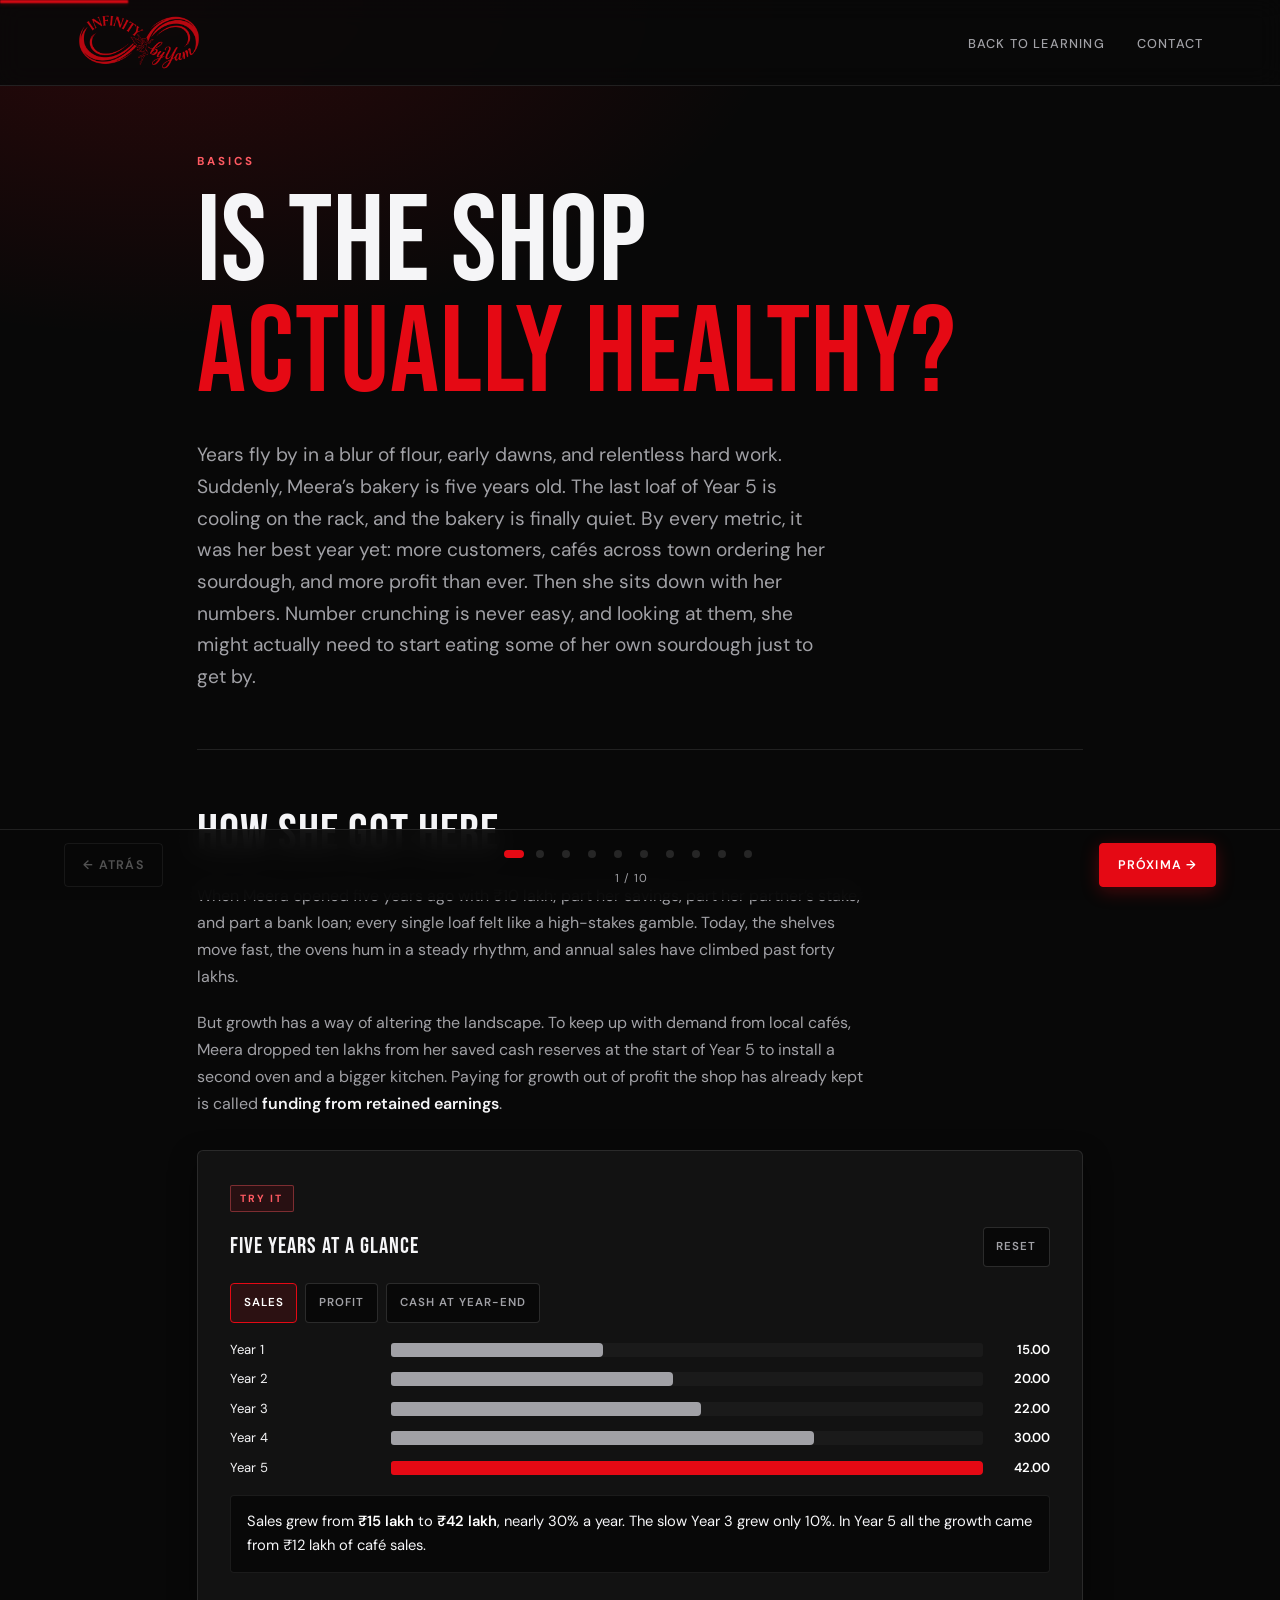
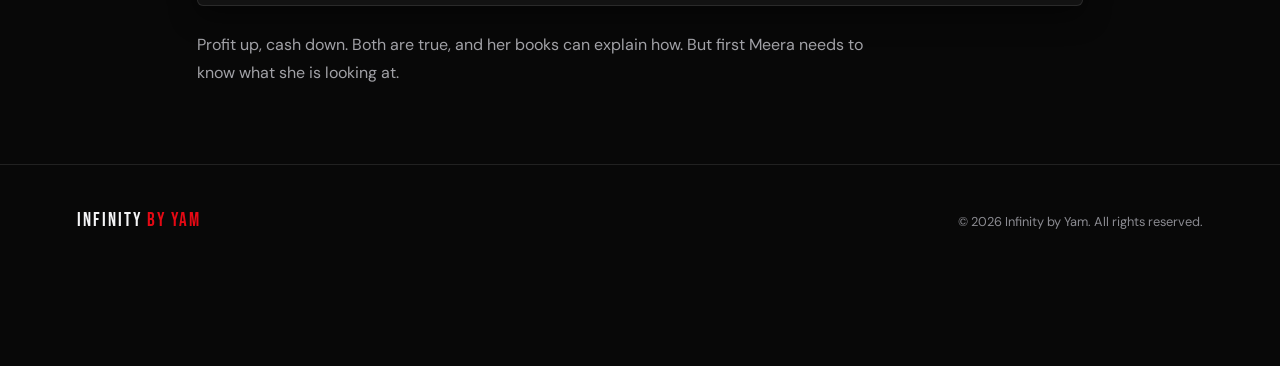
<file: Learning/Basics/reading_business_health.html>
<!DOCTYPE html>
<html lang="en">
<head>
<meta charset="UTF-8">
<meta name="viewport" content="width=device-width, initial-scale=1.0">
<title>Reading a Company's Health · Learning by Yam</title>

<link rel="stylesheet" href="https://infinitybyyam.github.io/Learning/frame.css">
<script src="https://infinitybyyam.github.io/Learning/frame.js" defer></script>

<style>
/* This page's own pieces: prose, panels, sliders, tables and bars. Nav, footer, pager, colours and fonts come from frame.css. */
[hidden] { display: none !important; }
.prose { max-width: 680px; }
.prose p { margin: 0 0 1.15rem; color: var(--muted); }
.prose p strong, .prose em { color: var(--text); }
.prose strong { font-weight: 600; }
.prose em { font-style: normal; font-weight: 500; }
.prose.after { margin-top: 1.6rem; }
/* Term cards: the term shows, a tap reveals its meaning (same behaviour as Chapter 1's cards) */
.tgroup { display: flex; align-items: center; gap: 0.6rem; margin: 1.6rem 0 0.7rem; font-size: 0.7rem; font-weight: 700; letter-spacing: 2px; text-transform: uppercase; color: var(--text); }
.tgroup::before { content: ''; width: 18px; height: 3px; background: var(--red); flex-shrink: 0; }
.tgrid { display: grid; grid-template-columns: repeat(3, minmax(0, 1fr)); gap: 0.75rem; }
.tcard { text-align: left; font-family: var(--body); background: var(--surface); border: 1px solid var(--line); border-radius: 6px; padding: 1rem 1.1rem; cursor: pointer; display: flex; flex-direction: column; gap: 0.5rem; min-width: 0; min-height: 44px; transition: border-color .2s; }
.tcard:hover { border-color: rgba(255,255,255,0.28); }
.tcard[aria-expanded="true"] { border-color: var(--red); }
.tcard b { font-family: var(--display); font-weight: 400; font-size: 1.3rem; letter-spacing: 1px; line-height: 1.1; color: #fff; }
.tcard[aria-expanded="true"] b { color: var(--red-text); }
.tcard .a { color: var(--muted); font-size: 0.9rem; line-height: 1.6; }
.tcard .hint { font-size: 0.68rem; letter-spacing: 1.4px; text-transform: uppercase; color: var(--faint); margin-top: auto; }
.tsmall { font-size: 0.82rem; color: var(--faint); margin: 0.9rem 0 0; max-width: 680px; }
@media (max-width: 640px) { .tgrid { grid-template-columns: minmax(0, 1fr); } }
.panel-head h3 { margin: 0; }

.panel { margin-top: 2rem; background: var(--surface); border: 1px solid var(--line); border-radius: 6px; padding: clamp(1.25rem, 3vw, 2rem); box-shadow: 0 10px 28px rgba(0,0,0,0.45); }
.badge { display: inline-block; font-size: 0.65rem; font-weight: 700; letter-spacing: 2px; text-transform: uppercase; color: var(--red-text); border: 1px solid rgba(255,90,98,0.4); background: rgba(229,9,20,0.1); padding: 0.25rem 0.6rem; border-radius: 2px; margin-bottom: 0.9rem; }
.panel p.note { font-size: 0.88rem; color: var(--muted); margin: 0.2rem 0 1.3rem; max-width: 640px; }
.panel-head { display: flex; justify-content: space-between; align-items: center; gap: 0.75rem; flex-wrap: wrap; margin-bottom: 1rem; }
.panel-tag { display: inline-flex; align-items: center; gap: 0.6rem; font-size: 0.68rem; font-weight: 700; letter-spacing: 2.5px; text-transform: uppercase; color: var(--text); }
.panel-tag::before { content: ''; display: inline-block; width: 18px; height: 3px; background: var(--red); flex-shrink: 0; }
.btn { font-family: var(--body); font-size: 0.72rem; font-weight: 600; letter-spacing: 1px; text-transform: uppercase; background: var(--black); border: 1px solid rgba(255,255,255,0.14); color: var(--muted); padding: 0.55rem 0.8rem; border-radius: 4px; cursor: pointer; min-height: 40px; transition: color 0.2s ease, border-color 0.2s ease; }
.btn:hover { color: #fff; border-color: rgba(255,255,255,0.3); }
.seg { display: flex; gap: 0.5rem; flex-wrap: wrap; margin-bottom: 1rem; }
.seg .btn[aria-pressed="true"] { border-color: var(--red); color: #fff; background: rgba(229,9,20,0.12); }
.seg.years { display: grid; grid-template-columns: repeat(5, minmax(0, 1fr)); gap: 0.4rem; }
.seg.years .btn { padding-inline: 0.2rem; white-space: nowrap; }
@media (max-width: 400px) { .seg.years .btn { font-size: 0.64rem; letter-spacing: 0.4px; } }
.sub { font-size: 0.8rem; color: var(--muted); margin: 0 0 0.8rem; }
.read { margin-top: 1rem; padding: 0.9rem 1rem; background: var(--black); border: 1px solid rgba(255,255,255,0.08); border-radius: 4px; font-size: 0.92rem; line-height: 1.6; color: var(--text); }
.read strong { color: #fff; font-weight: 600; }

/* sliders */
.ctl { margin-bottom: 0.7rem; }
.ctl label { display: flex; justify-content: space-between; gap: 1rem; font-size: 0.85rem; color: var(--text); margin-bottom: 0.1rem; }
.ctl output { font-variant-numeric: tabular-nums; color: #fff; font-weight: 600; white-space: nowrap; }
input[type="range"] { -webkit-appearance: none; appearance: none; width: 100%; height: 36px; background: transparent; cursor: pointer; margin: 0; }
input[type="range"]:focus-visible { outline: 2px solid var(--red-text); outline-offset: 2px; }
input[type="range"]::-webkit-slider-runnable-track { height: 6px; background: var(--surface3); border-radius: 3px; }
input[type="range"]::-webkit-slider-thumb { -webkit-appearance: none; appearance: none; width: 22px; height: 22px; border-radius: 50%; background: var(--red); border: 3px solid var(--surface); margin-top: -8px; }
input[type="range"]::-moz-range-track { height: 6px; background: var(--surface3); border-radius: 3px; }
input[type="range"]::-moz-range-thumb { width: 16px; height: 16px; border-radius: 50%; background: var(--red); border: 3px solid var(--surface); }
.check { display: flex; align-items: center; gap: 0.6rem; font-size: 0.85rem; color: var(--text); min-height: 40px; cursor: pointer; }
.check input { width: 20px; height: 20px; accent-color: var(--red); flex-shrink: 0; }

/* statement table */
.trow { display: grid; grid-template-columns: minmax(0, 1fr) 4.5rem 4.5rem; gap: 0.5rem; align-items: center; width: 100%; text-align: left; font-family: var(--body); font-size: 0.9rem; color: var(--text); background: transparent; border: 0; border-bottom: 1px solid rgba(255,255,255,0.06); padding: 0.6rem 0.4rem; min-height: 44px; }
button.trow { cursor: pointer; transition: background 0.15s ease; }
button.trow:hover { background: rgba(255,255,255,0.04); }
button.trow[aria-pressed="true"] { background: rgba(229,9,20,0.12); }
.trow.head { font-size: 0.68rem; font-weight: 700; letter-spacing: 1.5px; text-transform: uppercase; color: var(--muted); min-height: 0; padding-block: 0.3rem; }
.trow .v { text-align: right; font-variant-numeric: tabular-nums; }
.trow.tot { font-weight: 600; color: #fff; }
.trow.grp { color: var(--muted); font-size: 0.72rem; letter-spacing: 1.5px; text-transform: uppercase; font-weight: 700; min-height: 0; padding-top: 0.9rem; border-bottom: 0; }

/* readers */
.readers { display: grid; grid-template-columns: repeat(2, minmax(0, 1fr)); gap: 0.5rem; margin-bottom: 1rem; }
.readers .btn { text-align: left; text-transform: none; letter-spacing: 0.2px; font-size: 0.85rem; padding: 0.7rem 0.8rem; line-height: 1.35; }
.readers .btn[aria-pressed="true"] { border-color: var(--red); color: #fff; background: rgba(229,9,20,0.12); }
.quote { font-size: 1.05rem; line-height: 1.5; color: #fff; margin: 0 0 0.9rem; }
.chips { display: flex; gap: 0.5rem; flex-wrap: wrap; margin-bottom: 0.9rem; }
.chip { display: inline-block; font-size: 0.7rem; font-weight: 600; letter-spacing: 1px; text-transform: uppercase; color: var(--text); border: 1px solid rgba(229,9,20,0.4); background: rgba(229,9,20,0.1); padding: 0.4rem 0.7rem; border-radius: 3px; }

/* bars */
.brow { display: grid; grid-template-columns: 9.5rem minmax(0, 1fr) 3.6rem; gap: 0.6rem; align-items: center; margin-bottom: 0.45rem; font-size: 0.82rem; }
.brow .lab { color: var(--text); line-height: 1.25; }
.brow .val { text-align: right; font-variant-numeric: tabular-nums; color: #fff; font-weight: 600; }
.track { position: relative; height: 14px; background: var(--surface2); border-radius: 3px; overflow: hidden; }
.fill { position: absolute; left: 0; top: 0; bottom: 0; background: var(--faint); border-radius: 0 4px 4px 0; transition: width 0.2s ease; }
.fill.hi { background: var(--red); }
.fill.mid { background: var(--muted); }
.mark { position: absolute; top: -2px; bottom: -2px; width: 0; border-left: 2px dashed var(--text); }
.metrics { display: grid; grid-template-columns: repeat(3, minmax(0, 1fr)); gap: 0.5rem; margin-top: 1rem; }
.metric { background: var(--black); border: 1px solid rgba(255,255,255,0.08); border-radius: 4px; padding: 0.7rem 0.75rem; min-width: 0; }
.metric.flag { border-color: var(--red); }
.metric .k { font-size: 0.68rem; font-weight: 700; letter-spacing: 1.2px; text-transform: uppercase; color: var(--muted); line-height: 1.3; }
.metric .n { font-size: 1.4rem; font-weight: 600; color: #fff; font-variant-numeric: tabular-nums; line-height: 1.2; margin-top: 0.15rem; overflow-wrap: anywhere; }
.metric .p { font-size: 0.74rem; color: var(--muted); margin-top: 0.1rem; line-height: 1.35; }
.metric .t { display: inline-block; font-size: 0.62rem; font-weight: 700; letter-spacing: 1.2px; text-transform: uppercase; color: var(--text); margin-top: 0.25rem; }

/* gauges */
.gauge { margin-bottom: 0.85rem; }
.gauge .gh { display: flex; justify-content: space-between; gap: 0.75rem; font-size: 0.82rem; margin-bottom: 0.3rem; color: var(--text); }
.gauge .gh b { color: #fff; font-variant-numeric: tabular-nums; white-space: nowrap; }
.gauge .track { height: 16px; }

/* timeline */
.tl-row { margin-bottom: 0.9rem; }
.tl-lab { font-size: 0.78rem; color: var(--muted); margin-bottom: 0.3rem; }
.tl-track { position: relative; height: 28px; background: var(--surface2); border-radius: 3px; overflow: hidden; }
.tl-seg { position: absolute; top: 0; bottom: 0; display: flex; align-items: center; padding-inline: 0.5rem; font-size: 0.72rem; font-weight: 600; white-space: nowrap; overflow: hidden; transition: left 0.2s ease, width 0.2s ease; }
.tl-seg.a { background: var(--surface3); color: var(--text); border-right: 2px solid var(--surface); }
.tl-seg.b { background: var(--muted); color: var(--black); }
.tl-seg.c { background: var(--faint); color: var(--black); }
.tl-seg.g { background: var(--red); color: #fff; }
.axis { display: flex; justify-content: space-between; font-size: 0.68rem; color: var(--muted); margin-top: 0.25rem; font-variant-numeric: tabular-nums; }

/* stacked funding bar */
.stack { display: flex; height: 26px; border-radius: 3px; overflow: hidden; background: var(--surface2); gap: 2px; margin-bottom: 0.6rem; }
.stack span { display: block; height: 100%; transition: width 0.2s ease; min-width: 0; }
.s-eq { background: var(--red); }
.s-loan { background: var(--text); }
.s-pay { background: var(--faint); }
.legend { display: flex; flex-wrap: wrap; gap: 0.4rem 1rem; font-size: 0.78rem; color: var(--text); margin-bottom: 0.9rem; }
.legend i { display: inline-block; width: 12px; height: 12px; border-radius: 2px; margin-right: 0.4rem; vertical-align: -1px; }

/* compare table */
.crow { display: grid; grid-template-columns: minmax(0, 1.25fr) 3.3rem 3.3rem minmax(0, 1.5fr); gap: 0.5rem; align-items: center; padding: 0.45rem 0.2rem; border-bottom: 1px solid rgba(255,255,255,0.06); font-size: 0.82rem; }
.crow .lab { color: var(--text); line-height: 1.25; }
.crow .v { text-align: right; font-variant-numeric: tabular-nums; color: var(--text); }
.crow.head { font-size: 0.66rem; font-weight: 700; letter-spacing: 1.2px; text-transform: uppercase; color: var(--muted); }
.crow .chg { display: grid; grid-template-columns: minmax(0, 1fr) 3.6rem; gap: 0.4rem; align-items: center; }
.crow .chg b { text-align: right; font-variant-numeric: tabular-nums; color: #fff; font-weight: 600; }
.crow.vert { grid-template-columns: minmax(0, 1.25fr) minmax(0, 2fr) 3.4rem; }
.crow.vert b { text-align: right; font-variant-numeric: tabular-nums; color: #fff; font-weight: 600; }

@media (max-width: 600px) {
  .panel { padding: 1rem 0.85rem; }
  .readers { grid-template-columns: minmax(0, 1fr); }
  .metrics { grid-template-columns: repeat(2, minmax(0, 1fr)); }
  .brow { grid-template-columns: 6.6rem minmax(0, 1fr) 3.2rem; font-size: 0.78rem; }
  .trow { grid-template-columns: minmax(0, 1fr) 3.6rem 3.6rem; font-size: 0.85rem; padding-inline: 0.2rem; }
  .crow { grid-template-columns: minmax(0, 1.1fr) 2.8rem 2.8rem minmax(0, 1.4fr); font-size: 0.76rem; }
  .crow .chg { grid-template-columns: minmax(0, 1fr) 3.2rem; }
  .crow.vert { grid-template-columns: minmax(0, 1.1fr) minmax(0, 1.6fr) 3.2rem; }
  .tl-seg { font-size: 0.66rem; padding-inline: 0.3rem; }
}
@media (prefers-reduced-motion: reduce) { .fill, .tl-seg, .stack span { transition: none; } }
</style>
</head>
<body>
<main class="wrap">

  <header class="hero">
    <p class="eyebrow">Basics</p>
    <h1>Is the shop <span class="accent">actually healthy?</span></h1>
    <p class="lead" style="font-size: clamp(1.0rem, 2vw, 1.2rem);">Years fly by in a blur of flour, early dawns, and relentless hard work. Suddenly, Meera’s bakery is five years old. The last loaf of Year 5 is cooling on the rack, and the bakery is finally quiet. By every metric, it was her best year yet: more customers, cafés across town ordering her sourdough, and more profit than ever. Then she sits down with her numbers. Number crunching is never easy, and looking at them, she might actually need to start eating some of her own sourdough just to get by.</p>
  </header>

  <!-- 1. FIVE YEARS IN -->
  <section class="s">
    <h2>How she got here</h2>
    <div class="prose">
      <p>When Meera opened five years ago with ₹10 lakh; part her savings, part her partner’s stake, and part a bank loan; every single loaf felt like a high-stakes gamble. Today, the shelves move fast, the ovens hum in a steady rhythm, and annual sales have climbed past forty lakhs.</p>
      <p>But growth has a way of altering the landscape. To keep up with demand from local cafés, Meera dropped ten lakhs from her saved cash reserves at the start of Year 5 to install a second oven and a bigger kitchen. Paying for growth out of profit the shop has already kept is called <strong>funding from retained earnings</strong>.</p>
    </div>
    <div class="panel">
      <span class="badge">Try it</span>
      <div class="panel-head"><h3>Five years at a glance</h3><button type="button" class="btn" id="y-reset">Reset</button></div>
      <div class="seg" id="y-seg">
        <button type="button" class="btn" data-k="sales" aria-pressed="true">Sales</button>
        <button type="button" class="btn" data-k="pat" aria-pressed="false">Profit</button>
        <button type="button" class="btn" data-k="cash" aria-pressed="false">Cash at year-end</button>
      </div>
      <div id="y-bars"></div>
      <div class="read" id="y-read" aria-live="polite"></div>
    </div>
    <div class="prose after">
      <p>Profit up, cash down. Both are true, and her books can explain how. But first Meera needs to know what she is looking at.</p>
    </div>
  </section>

  <!-- 2. TWO SHEETS -->
  <section class="s">
    <h2>The film and the photograph (Financial Statements)</h2>
    <div class="prose">
      <p>Everything Meera needs sits on two sheets of paper. The <strong>income statement</strong> is a film of the whole year: what came in from sales, what went out in costs, and what was left as profit. The <strong>balance sheet</strong> is a photograph of the last evening of the year: what the shop owns, what it owes, and what belongs to the owners.</p>
      <p>Meera already learned in her first month that profit is not cash sitting in a bank account. Because earnings on paper do not always match physical currency, a "third view" is needed to walk step-by-step from the year's net profit down to the actual cash left in the bank.</p>
    </div>
    <div class="panel">
      <span class="badge">Try it</span>
      <div class="panel-head"><h3>What do Meera's books say?</h3><button type="button" class="btn" id="book-reset">Reset</button></div>
      <p class="note">All figures in &#8377; lakh. Tap any line to see what it means.</p>
      <div class="seg" id="book-seg">
        <button type="button" class="btn" data-tab="pl" aria-pressed="true">The year</button>
        <button type="button" class="btn" data-tab="bs" aria-pressed="false">The last day</button>
        <button type="button" class="btn" data-tab="cf" aria-pressed="false">Profit to cash</button>
      </div>
      <div id="book-tbl"></div>
      <div class="read" id="book-note" aria-live="polite"></div>
    </div>
    <div class="prose after">
      <p>Now look at that ₹3.51 lakh of profit. On its own, the number doesn't tell you much. It’s a lot for a corner shop, but tiny for a factory. When you measure it against the ₹42 lakh of sales it took to make it, the picture clears up: the shop keeps about ₹8 of every ₹100 it sells. That comparison is a <strong>ratio</strong>; a simple benchmark you can hold up against last year, or against the bakery down the road.</p>
    </div>
  </section>

  <!-- 3. READERS -->
  <section class="s">
    <h2>Four visitors, four questions (Users of Financial Statements)</h2>
    <div class="prose">
      <p>That week the books draw a small crowd. Her flour supplier wants to know whether his bills will be paid on time. The bank manager wants to know whether to lend again. Her partner wants to know what his 30% is earning, and why none of it has reached him. And Meera wants to know where to look first.</p>
      <p>Each question has its own family of ratios: <strong>profitability</strong> for what the shop earns, <strong>activity</strong> for how long money stays stuck, <strong>liquidity</strong> for paying the bills due soon, and <strong>leverage</strong> for whose money is in the shop.</p>
    </div>
    <div class="panel">
      <span class="badge">Try it</span>
      <div class="panel-head"><h3>Who is asking?</h3><button type="button" class="btn" id="r-reset">Reset</button></div>
      <div class="readers" id="readers-btns"></div>
      <div id="readers-out"></div>
    </div>
    <div class="prose after">
      <p>Meera takes them one at a time, starting with her partner's question: did the shop actually earn well?</p>
    </div>
  </section>

  <!-- 4. PROFITABILITY -->
  <section class="s">
    <h2>Did the shop earn well? (Profitability Ratios)</h2>
    <div class="prose">
      <p>Her partner's question comes first: did the shop actually earn well? To answer it, Meera takes &#8377;100 that came in at the counter and follows it down the income statement, cost by cost, to see what is left at each step. That gives her three margins: how much of each sale the shop keeps.</p>
      <p>Then she asks a second question, about the money rather than the sales: how hard is the money in the shop working? That gives her three returns.</p>
    </div>
    <p class="tgroup">How much of each sale she keeps</p>
    <div class="tgrid">
      <button class="tcard" type="button" aria-expanded="false"><b>Gross margin</b><span class="a" hidden>What is left of each &#8377;100 after flour and packing. It shows what a loaf earns before the shop costs anything to run.</span><span class="hint">Tap to see what it means</span></button>
      <button class="tcard" type="button" aria-expanded="false"><b>Operating margin</b><span class="a" hidden>What is left after wages, rent, power and the oven's wear too. It shows what the shop earns from baking and selling.</span><span class="hint">Tap to see what it means</span></button>
      <button class="tcard" type="button" aria-expanded="false"><b>Net margin</b><span class="a" hidden>What is left after the bank's interest as well. It is the part of each sale that belongs to the owners.</span><span class="hint">Tap to see what it means</span></button>
    </div>
    <p class="tgroup">How hard the money works</p>
    <div class="tgrid">
      <button class="tcard" type="button" aria-expanded="false"><b>Return on assets</b><span class="a" hidden>Profit before interest set against everything the shop owns: ovens, stock, cash and money owed by cafés.</span><span class="hint">Tap to see what it means</span></button>
      <button class="tcard" type="button" aria-expanded="false"><b>Return on capital employed</b><span class="a" hidden>The same profit set against the long-term money from the owners and the bank. It should beat the 12% the bank charges.</span><span class="hint">Tap to see what it means</span></button>
      <button class="tcard" type="button" aria-expanded="false"><b>Return on equity</b><span class="a" hidden>Profit after interest set against the owners' money alone. It answers the partner's real question: what is my money earning?</span><span class="hint">Tap to see what it means</span></button>
    </div>
    <p class="tsmall">On this page each return uses the money in the shop at the start of the year. Some books use the year-end or an average.</p>
    <div class="panel">
      <span class="badge">Try it</span>
      <div class="panel-head"><h3>Where does each &#8377;100 of sales go?</h3><button type="button" class="btn" id="p-reset">Reset</button></div>
      <p class="note">These are Year 5's figures. Make flour dearer or wages and rent heavier, and watch each margin and return respond.</p>
      <div class="ctl"><label for="p-ing">Flour, ingredients, packing <output id="p-ing-o"></output></label><input type="range" id="p-ing" min="30" max="50" step="0.01" value="37.86"></div>
      <div class="ctl"><label for="p-run">Wages, rent and power <output id="p-run-o"></output></label><input type="range" id="p-run" min="40" max="60" step="0.01" value="49.29"></div>
      <div id="p-bars"></div>
      <div class="metrics" id="p-metrics"></div>
      <div class="read" id="p-read" aria-live="polite"></div>
    </div>
    <div class="prose after">
      <p>The shop earns well: every &#8377;100 in it earns about &#8377;23 a year, nearly twice what the bank charges. But each sale keeps less than it did last year. The cafés brought volume at a thinner margin, and they brought something else too: a wait.</p>
    </div>
  </section>

  <!-- 5. ACTIVITY -->
  <section class="s">
    <h2>Where is the money stuck? (Activity Ratios)</h2>
    <div class="prose">
      <p>A counter customer pays before the loaf leaves the shop. A café takes the loaf today and pays a month later. Meanwhile flour waits on the shelf for about two weeks, and since the cafés arrived Meera has started taking a month to pay her own flour supplier instead of two weeks.</p>
      <p>Activity ratios count this waiting in days: <strong>stock days</strong>, <strong>receivable days</strong> and <strong>payable days</strong>. Add the days flour sits on the shelf to the days the cafés take to pay, take away the days the supplier waits, and you have the stretch Meera has to fund herself. That stretch is the <strong>cash gap</strong>.</p>
    </div>
    <div class="panel">
      <span class="badge">Try it</span>
      <div class="panel-head"><h3>How long is the money stuck?</h3><button type="button" class="btn" id="a-reset">Reset</button></div>
      <p class="note">Drag the days and see how much money the gap holds up at Year 5's volumes.</p>
      <div class="seg" id="a-seg">
        <button type="button" class="btn" data-y="4" aria-pressed="false">Year 4 habits</button>
        <button type="button" class="btn" data-y="5" aria-pressed="true">Year 5 habits</button>
      </div>
      <div class="ctl"><label for="a-inv">Flour sits on the shelf for <output id="a-inv-o"></output></label><input type="range" id="a-inv" min="0" max="60" step="0.1" value="16"></div>
      <div class="ctl"><label for="a-rec">Cafés take to pay <output id="a-rec-o"></output></label><input type="range" id="a-rec" min="0" max="90" step="0.1" value="30"></div>
      <div class="ctl"><label for="a-pay">Meera takes to pay her supplier <output id="a-pay-o"></output></label><input type="range" id="a-pay" min="0" max="60" step="0.1" value="30"></div>
      <div id="a-tl"></div>
      <div class="read" id="a-read" aria-live="polite"></div>
    </div>
    <div class="prose after">
      <p>This year the gap held up &#8377;0.4 lakh of her money. Had the supplier not waited longer, it would have been nearly &#8377;1 lakh. That favour works only while the supplier is happy, and he is exactly the one asking.</p>
    </div>
  </section>

  <!-- 6. LIQUIDITY -->
  <section class="s">
    <h2>Can she pay the bills due soon? (Liquidity Ratios)</h2>
    <div class="prose">
      <p>The supplier's question is about the next few months, not the next few years. Will what comes in soon cover what goes out soon? The <strong>current ratio</strong> sets cash, money owed by cafés and stock against the bills due within the year. The <strong>quick ratio</strong> leaves out stock, because half a bag of flour cannot pay a bill. The <strong>cash ratio</strong> keeps only the cash.</p>
      <p>Bills due within the year include the supplier and any part of a bank loan to be repaid next year. Meera paid her last instalment at the end of Year 5, so only the supplier is left. You will often hear 2 and 1 quoted as safe levels. Treat them as habits, not laws: a café paid at the counter can live below 1, while a wholesaler with slow customers can struggle at 2.</p>
    </div>
    <div class="panel">
      <span class="badge">Try it</span>
      <div class="panel-head"><h3>Can the shop pay what is due soon?</h3><button type="button" class="btn" id="l-reset">Reset</button></div>
      <div class="seg" id="l-seg"><button type="button" class="btn" data-y="4" aria-pressed="false">Year 4 books</button><button type="button" class="btn" data-y="5" aria-pressed="true">Year 5 books</button></div>
      <p class="note">Sliders start at Year 5. Raise the stock and see which ratio notices.</p>
      <div class="ctl"><label for="l-cash">Cash <output id="l-cash-o"></output></label><input type="range" id="l-cash" min="0" max="12" step="0.01" value="5.14"></div>
      <div class="ctl"><label for="l-rec">Cafés still to pay <output id="l-rec-o"></output></label><input type="range" id="l-rec" min="0" max="4" step="0.01" value="1"></div>
      <div class="ctl"><label for="l-inv">Stock <output id="l-inv-o"></output></label><input type="range" id="l-inv" min="0" max="4" step="0.01" value="0.7"></div>
      <div class="ctl"><label for="l-pay">Supplier still to be paid <output id="l-pay-o"></output></label><input type="range" id="l-pay" min="0" max="6" step="0.01" value="1.3"></div>
      <div class="ctl"><label for="l-due">Loan due within a year <output id="l-due-o"></output></label><input type="range" id="l-due" min="0" max="3" step="0.01" value="0"></div>
      <div id="l-gauges"></div>
      <p class="sub">The ratio bars stop at 6; the number beside each bar is the real figure.</p>
      <label class="check"><input type="checkbox" id="l-incl"> Count what cafés still owe when working out days of cover</label>
      <div class="read" id="l-read" aria-live="polite"></div>
    </div>
    <div class="prose after">
      <p>The supplier can relax: what Meera has on hand covers her bills due soon almost five times. The bank manager is asking a longer question.</p>
    </div>
  </section>

  <!-- 7. LEVERAGE -->
  <section class="s">
    <h2>Whose money is in the shop? (Leverage Ratios)</h2>
    <div class="prose">
      <p>Everything the shop owns was paid for by someone: the owners, the bank or the supplier. <strong>Debt to equity</strong> compares what the shop has borrowed with what the owners have put in and kept. <strong>Debt to assets</strong> shows the bank's slice of the whole. The thinner the owners' slice, the less room there is for a bad year.</p>
      <p>The bank also asks whether the shop can carry its loan. <strong>Interest cover</strong> is profit before interest divided by interest: at 4, profit could fall to a quarter before the interest went unpaid. <strong>Loan-payment cover</strong> sets what the shop earns before wear and interest against the whole instalment, because the bank wants its money back as well as its interest.</p>
    </div>
    <div class="panel">
      <span class="badge">Try it</span>
      <div class="panel-head"><h3>The bank's share, year by year</h3><button type="button" class="btn" id="v-reset">Reset</button></div>
      <p class="note">Pick a year to see who had paid for the shop by that year-end. Then make that year's profit before interest fall, and find the point where the bank stops being covered. The fall changes only that year's profit; the balance sheet stays as it was.</p>
      <div class="seg years" id="v-seg">
        <button type="button" class="btn" data-y="1" aria-pressed="true">Year 1</button>
        <button type="button" class="btn" data-y="2" aria-pressed="false">Year 2</button>
        <button type="button" class="btn" data-y="3" aria-pressed="false">Year 3</button>
        <button type="button" class="btn" data-y="4" aria-pressed="false">Year 4</button>
        <button type="button" class="btn" data-y="5" aria-pressed="false">Year 5</button>
      </div>
      <div class="ctl"><label for="v-fall">That year's profit before interest falls by <output id="v-fall-o"></output></label><input type="range" id="v-fall" min="0" max="100" step="1" value="0"></div>
      <div class="stack" id="v-stack" aria-hidden="true"></div>
      <div class="legend" id="v-legend"></div>
      <div class="metrics" id="v-metrics"></div>
      <div class="read" id="v-read" aria-live="polite"></div>
    </div>
    <div class="prose after">
      <p>Meera's own answer is simple: the loan is gone, and the bank manager would happily lend again. Whether she should borrow is a question for later. First she lays the years side by side.</p>
    </div>
  </section>

  <!-- 8. COMPARE -->
  <section class="s">
    <h2>Across the years, down the page (Horizontal and Vertical Analysis)</h2>
    <div class="prose">
      <p>Two simple habits make a set of books easier to read. <strong>Horizontal analysis</strong> puts this year beside last year and asks how much each line changed. <strong>Vertical analysis</strong> turns every line into a share of sales, or of everything the shop owns.</p>
      <p>Shares strip out size, so Meera's small Year 1 can sit beside her busy Year 5, or beside a bigger bakery. And any line growing faster than sales deserves a question.</p>
    </div>
    <div class="panel">
      <span class="badge">Try it</span>
      <div class="panel-head"><h3>Which lines moved most?</h3><button type="button" class="btn" id="c-reset">Reset</button></div>
      <div class="seg" id="c-mode">
        <button type="button" class="btn" data-m="h" aria-pressed="true">Year 4 to Year 5</button>
        <button type="button" class="btn" data-m="v" aria-pressed="false">Down the page</button>
      </div>
      <div class="seg" id="c-stmt">
        <button type="button" class="btn" data-s="pl" aria-pressed="true">Income statement</button>
        <button type="button" class="btn" data-s="bs" aria-pressed="false">Balance sheet</button>
      </div>
      <div class="seg" id="c-col" hidden>
        <button type="button" class="btn" data-c="1" aria-pressed="false">Year 1</button>
        <button type="button" class="btn" data-c="4" aria-pressed="false">Year 4</button>
        <button type="button" class="btn" data-c="5" aria-pressed="true">Year 5</button>
        <button type="button" class="btn" data-c="s" aria-pressed="false">Another bakery</button>
      </div>
      <label class="check" id="c-only-wrap"><input type="checkbox" id="c-only"> Show only lines growing faster than sales</label>
      <div id="c-tbl"></div>
      <div class="read" id="c-read" aria-live="polite"></div>
    </div>
    <div class="prose after">
      <p>Ingredients, wages and wear all outran sales this year. None of them is alarming alone, but together they explain why a 40% jump in sales became an 8% rise in profit.</p>
    </div>
  </section>

  <!-- 9. LIMITS -->
  <section class="s">
    <h2>Clues, not verdicts (Limits of Ratios)</h2>
    <div class="prose">
      <p>Ratios are quick, but they are built from accounting figures with blind spots. A balance sheet is a single evening, and a big purchase or a late payment can make the same shop look very different a day apart.</p>
      <p>Assets sit in the books at what they cost, less wear, so Meera's first oven now looks worth &#8377;4 lakh though it bakes as well as ever. Two shops can make different accounting choices and report different profits for the same reality. And no ratio has one right level.</p>
    </div>
    <div class="panel">
      <span class="badge">Try it</span>
      <div class="panel-head"><h3>Same shop, one day apart</h3><button type="button" class="btn" id="t-reset">Reset</button></div>
      <div class="seg" id="t-seg">
        <button type="button" class="btn" data-d="0" aria-pressed="true">Last day of Year 4</button>
        <button type="button" class="btn" data-d="1" aria-pressed="false">Next morning, kitchen paid for</button>
      </div>
      <div class="metrics" id="t-metrics"></div>
      <div class="read" id="t-read" aria-live="polite"></div>
    </div>
    <div class="prose after">
      <p>A ratio shows where to look. A person still has to ask why.</p>
    </div>
  </section>

  <!-- 10. WRAP -->
  <section class="s">
    <h2>What Meera found</h2>
    <div class="prose">
      <p>Back at the counter, Meera puts it all together. The shop earns well: the money in it returns about 23%, far above what the bank charged. But profit rose only 8% while sales rose 40%. Café loaves sell cheaper, the cafés needed more staff, and the new kitchen wears out too.</p>
      <p>Her bills are safe, covered almost five times, and the bank loan is paid off. What changed is the waiting. The cafés hold a month of their sales, she holds her supplier's money for a month, and &#8377;10 lakh of savings became an oven and a kitchen.</p>
      <p><strong><em>The shop is healthy. It is also using more of its own cash to grow.</em></strong></p>
      <p>That is all a health check gives: not a grade, but a place to look. And Meera is already looking at the next thing, a second shop. It will need more money than the till holds, and how she raises it will change how risky the shop becomes.</p>
    </div>
  </section>

</main>

<script>
(function () {
  'use strict';

  function $(id) { return document.getElementById(id); }
  function f(x, d) { return (isFinite(x) ? x : 0).toFixed(d); }
  function both(el, fn) { el.addEventListener('input', fn); el.addEventListener('change', fn); }
  function esc(s) { return String(s).replace(/&/g, '&amp;').replace(/</g, '&lt;'); }
  function clamp(x, lo, hi) { return Math.max(lo, Math.min(hi, x)); }
  function setPressed(wrap, attr, val) {
    var b = wrap.querySelectorAll('button');
    for (var i = 0; i < b.length; i++) b[i].setAttribute('aria-pressed', String(b[i].getAttribute(attr) === String(val)));
  }
  function pct(a, b) { return (b / a - 1) * 100; }
  var RATE = 0.12;

  /* ---------- Meera's books, Rs lakh (from the numbers sheet) ---------- */
  var RAW = {
    1: { sales: 15, cafe: 0,  ing: 6.0,  rent: 3.6, wages: 3.1,   dep: 0.8, interest: 0.36, prin: 0.47, due: 0.53, capex: 0,  cash: 3.47, rec: 0, inv: 0.3, fixed: 7.2, pay: 0.3, loan: 2.53 },
    2: { sales: 20, cafe: 0,  ing: 7.8,  rent: 3.6, wages: 5.6,   dep: 0.8, interest: 0.30, prin: 0.53, due: 0.59, capex: 0,  cash: 5.64, rec: 0, inv: 0.3, fixed: 6.4, pay: 0.3, loan: 2.0 },
    3: { sales: 22, cafe: 0,  ing: 8.36, rent: 3.6, wages: 7.74,  dep: 0.8, interest: 0.24, prin: 0.59, due: 0.66, capex: 0,  cash: 7.11, rec: 0, inv: 0.4, fixed: 5.6, pay: 0.4, loan: 1.41 },
    4: { sales: 30, cafe: 0,  ing: 11.1, rent: 3.6, wages: 11.08, dep: 0.8, interest: 0.17, prin: 0.66, due: 0.75, capex: 0,  cash: 10.5, rec: 0, inv: 0.5, fixed: 4.8, pay: 0.5, loan: 0.75 },
    5: { sales: 42, cafe: 12, ing: 15.9, rent: 4.8, wages: 15.9,  dep: 1.8, interest: 0.09, prin: 0.75, due: 0,    capex: 10, cash: 4.66, rec: 1, inv: 0.7, fixed: 13,  pay: 1.3, loan: 0 }
  };
  /* The Rs 3 lakh loan runs five years at 12%, repaid in equal yearly instalments of about Rs 0.83 lakh at each year-end (the last is Rs 0.84 after rounding).
     interest = 12% of what is owed at the start of the year; prin = the part of the instalment that repays the loan;
     due = next year's prin, shown as a current liability. Oven and kitchen wear: a tenth of cost a year. Tax: none. Nothing paid out to owners. */
  /* The day the shop opened: Rs 2 lakh cash, Rs 8 lakh oven, Rs 3 lakh loan, Rs 7 lakh from the owners. Capital employed = owners' money + bank loan. */
  var OPEN = { ta: 10, ce: 10, eq: 7, cash: 2, rec: 0, inv: 0, pay: 0 };
  function derive(r) {
    var d = {}, k;
    for (k in r) d[k] = r[k];
    d.gp = d.sales - d.ing;
    d.run = d.rent + d.wages;
    d.ebit = d.gp - d.run - d.dep;
    d.pat = d.ebit - d.interest;
    d.ca = d.cash + d.rec + d.inv;
    d.ta = d.ca + d.fixed;
    d.later = d.loan - d.due;
    d.cl = d.pay + d.due;
    d.eq = d.ta - d.pay - d.loan;
    d.ce = d.eq + d.loan;
    d.daily = (d.ing + d.rent + d.wages) / 365;
    d.invD = d.inv / d.ing * 365;
    d.recD = d.cafe > 0 ? d.rec / d.cafe * 365 : 0;
    d.payD = d.pay / d.ing * 365;
    return d;
  }
  var Y = {};
  for (var yk = 1; yk <= 5; yk++) Y[yk] = derive(RAW[yk]);
  function opening(y) { return y === 1 ? OPEN : Y[y - 1]; }
  function roce(y) { return Y[y].ebit / opening(y).ce * 100; }
  function roa(y) { return Y[y].ebit / opening(y).ta * 100; }
  function roe(y) { return Y[y].pat / opening(y).eq * 100; }
  function dscr(d) { return (d.ebit + d.dep) / (d.interest + d.prin); }
  var A = Y[4], B = Y[5];

  /* ---------- 1. five years ---------- */
  var yKey = 'sales';
  var Y_TXT = {
    sales: function () { return 'Sales grew from <strong>&#8377;' + f(Y[1].sales, 0) + ' lakh</strong> to <strong>&#8377;' + f(Y[5].sales, 0) + ' lakh</strong>, nearly 30% a year. The slow Year 3 grew only ' + f(pct(Y[2].sales, Y[3].sales), 0) + '%. In Year 5 all the growth came from &#8377;' + f(B.cafe, 0) + ' lakh of café sales.'; },
    pat: function () { return 'Profit after interest dipped to <strong>&#8377;' + f(Y[3].pat, 2) + ' lakh</strong> in the slow Year 3, then recovered to <strong>&#8377;' + f(Y[5].pat, 2) + ' lakh</strong>. In Year 5 it grew ' + f(pct(A.pat, B.pat), 0) + '% while sales grew ' + f(pct(A.sales, B.sales), 0) + '%.'; },
    cash: function () { return 'Cash built up for four years to <strong>&#8377;' + f(A.cash, 1) + ' lakh</strong>, then fell to <strong>&#8377;' + f(B.cash, 2) + ' lakh</strong> after the &#8377;10 lakh kitchen. The rising profit and the falling cash are both true at once.'; }
  };
  function renderYears() {
    var max = 0, y, h = '';
    for (y = 1; y <= 5; y++) max = Math.max(max, Y[y][yKey]);
    for (y = 1; y <= 5; y++) {
      var v = Y[y][yKey];
      h += '<div class="brow"><span class="lab">Year ' + y + '</span><span class="track"><span class="fill ' + (y === 5 ? 'hi' : 'mid') + '" style="width:' + (v / max * 100) + '%"></span></span><span class="val">' + f(v, 2) + '</span></div>';
    }
    $('y-bars').innerHTML = h;
    $('y-read').innerHTML = Y_TXT[yKey]();
  }
  $('y-seg').addEventListener('click', function (e) {
    var b = e.target.closest('button'); if (!b) return;
    yKey = b.getAttribute('data-k'); setPressed($('y-seg'), 'data-k', yKey); renderYears();
  });

  /* ---------- 2. books ---------- */
  var PL = [
    ['sales', 'Sales', 'Everything sold in the year, whether paid yet or not. In Year 5 that is ₹30 lakh at the counter and ₹12 lakh to cafés.', ''],
    ['ing', 'Flour, ingredients, packing', 'What went into the loaves that were sold. Buying in bulk has made each loaf a little cheaper over the years; café loaves sell cheaper, so they keep less.', ''],
    ['gp', 'Gross profit', 'Sales minus ingredients. What is left to pay for running the shop.', 'tot'],
    ['rent', 'Rent and power', 'The same ₹3.6 lakh every year until Year 5, when the bigger kitchen and café deliveries add to it.', ''],
    ['wages', 'Wages', "The bakers, the counter staff and Meera's own pay. Each jump in orders needed another pair of hands. In Year 3 she hired ahead of orders that came a year late.", ''],
    ['dep', 'Oven wear', 'Ovens wear out. Each year a tenth of what an oven cost is counted as a cost, though no cash leaves the shop. Year 5 adds a tenth of the ₹10 lakh kitchen.', ''],
    ['ebit', 'Profit before interest', 'What the shop earns from baking and selling, before paying the bank. In Year 1 this was ₹1.5 lakh, 15% on the ₹10 lakh it opened with.', 'tot'],
    ['interest', 'Interest', '12% a year on what is still owed to the bank at the start of the year: ₹3 lakh in Year 1, ₹0.75 lakh in Year 5. As the loan shrinks, so does the interest.', ''],
    ['pat', 'Profit', 'What is left for the owners: Meera 70%, her partner 30%. There is no tax in this example.', 'tot']
  ];
  var BS = [
    ['', 'What the shop owns', '', 'grp'],
    ['cash', 'Cash', 'Money in the till and the bank.', ''],
    ['rec', 'Cafés still to pay', 'Also called receivables. Loaves already delivered and not yet paid for. Counter customers pay on the spot, so this was zero before the cafés.', ''],
    ['inv', 'Stock', 'Also called inventory. Flour and packing on the shelf.', ''],
    ['fixed', 'Ovens and kitchen', 'What the ovens and kitchen cost, less the wear counted so far. The first oven cost ₹8 lakh; the kitchen ₹10 lakh.', ''],
    ['ta', 'Total assets', 'Everything the shop owns. Cash, money owed by cafés and stock turn into cash within a year, so they are called current assets.', 'tot'],
    ['', 'What it owes, and what is left', '', 'grp'],
    ['pay', 'Supplier still to be paid', 'Also called payables. Flour already received and not yet paid for.', ''],
    ['due', 'Loan due within a year', 'The part of next year\'s instalment that repays the loan itself. Because it must be paid within the year, it counts as a current liability too. At the end of Year 5 it is nil: the last instalment has been paid.', ''],
    ['later', 'Loan due later', 'The rest of the ₹3 lakh borrowed to open the shop. She pays the bank about ₹0.83 lakh at the end of every year for five years. In the early years more of that goes on interest; each year more of it repays the loan. The last instalment was paid at the end of Year 5.', ''],
    ['eq', "Owners' money", "What is left when everything owed is taken from everything owned. It began as ₹7 lakh (₹4 lakh from Meera, ₹3 lakh from her partner) and grows with every rupee of profit kept in the shop. Nothing has been paid out yet.", 'tot']
  ];
  var CF = [
    ['cf_open', 'Cash at the start of the year', 'What was in the bank on the first morning of the year.', ''],
    ['cf_capex', 'Paid for the new oven and kitchen', 'Cash spent on things the shop will use for years. It is not a cost in this year\'s income statement; it shows up there a tenth at a time, as wear.', ''],
    ['pat', 'Net profit', 'From the income statement: what is left after every cost, interest included. Interest is already taken off here, so it does not appear again below.', ''],
    ['dep', 'Add back oven wear', 'Wear was taken off profit, but no cash left the shop for it. The cash left years ago, when the oven was bought.', ''],
    ['cf_wc', 'Money tied up in unpaid café bills and stock', 'Café loaves count as sales the day they are delivered, but the money arrives a month later. Extra stock on the shelf also holds cash. Extra credit from the supplier gives some back. In Year 5 the cafés owe ₹1 lakh and stock rose ₹0.2 lakh, while the supplier waits for ₹0.8 lakh more.', ''],
    ['cf_prin', 'Loan repaid', 'The part of the instalment that pays back the loan itself. It is not a cost, so it never appears in the income statement, but the cash still leaves the bank.', ''],
    ['cash', 'Cash at the end of the year', 'The figure on the balance sheet.', 'tot']
  ];
  function cfVal(y, k) {
    var d = Y[y], o = opening(y);
    if (k === 'cf_open') return o.cash;
    if (k === 'cf_capex') return -d.capex;
    if (k === 'cf_wc') return -((d.rec + d.inv - d.pay) - (o.rec + o.inv - o.pay));
    if (k === 'cf_prin') return -d.prin;
    return d[k];
  }
  var bookTab = 'pl', bookSel = '';
  function renderBooks() {
    var rows = bookTab === 'pl' ? PL : (bookTab === 'bs' ? BS : CF);
    function cell(y, k) { var v = bookTab === 'cf' ? cfVal(y, k) : Y[y][k]; return (bookTab === 'cf' && v > 0.0001 && k !== 'cf_open' && k !== 'cash' ? '+' : '') + f(v, 2).replace('-', '−'); }
    var h = '<div class="trow head"><span></span><span class="v">Year 4</span><span class="v">Year 5</span></div>', note = null;
    for (var i = 0; i < rows.length; i++) {
      var r = rows[i];
      if (r[3] === 'grp') { h += '<div class="trow grp"><span>' + esc(r[1]) + '</span><span></span><span></span></div>'; continue; }
      if (r[0] === bookSel) note = r;
      h += '<button type="button" class="trow ' + r[3] + '" data-k="' + r[0] + '" aria-pressed="' + (bookSel === r[0]) + '"><span>' + esc(r[1]) + '</span><span class="v">' + cell(4, r[0]) + '</span><span class="v">' + cell(5, r[0]) + '</span></button>';
    }
    $('book-tbl').innerHTML = h;
    $('book-note').innerHTML = note ? '<strong>' + esc(note[1]) + '.</strong> ' + esc(note[2])
      : (bookTab === 'pl' ? 'The year is a film. Tap a line to see what it means.'
        : bookTab === 'bs' ? 'The last day is a photograph. What the shop owns always equals what it owes plus the owners\' money. Tap a line to see what it means.'
        : 'Net profit was ₹' + f(B.pat, 2) + ' lakh in Year 5, yet the bank balance fell by ₹' + f(A.cash - B.cash, 2) + ' lakh. Tap a line to see where the cash went.');
  }
  $('book-seg').addEventListener('click', function (e) {
    var b = e.target.closest('button'); if (!b) return;
    bookTab = b.getAttribute('data-tab'); bookSel = '';
    setPressed($('book-seg'), 'data-tab', bookTab); renderBooks();
  });
  $('book-tbl').addEventListener('click', function (e) {
    var b = e.target.closest('button.trow'); if (!b) return;
    bookSel = b.getAttribute('data-k'); renderBooks();
  });

  /* ---------- 3. readers ---------- */
  var PEOPLE = [
    { id: 'sup', name: 'The flour supplier', q: 'Will my next bill be paid on time?', fam: ['Liquidity', 'Activity'],
      say: function () { return 'Her current ratio is <strong>' + f(B.ca / B.cl, 1) + '</strong> and her quick ratio <strong>' + f((B.cash + B.rec) / B.cl, 1) + '</strong> (Year 4: ' + f(A.ca / A.cl, 1) + ' and ' + f((A.cash + A.rec) / A.cl, 1) + ', swollen by the cash saved for the kitchen). She now takes about <strong>' + f(B.payD, 0) + ' days</strong> to pay him, against ' + f(A.payD, 0) + ' a year ago. Slower, but there is plenty of cash behind the bill.'; } },
    { id: 'bank', name: 'The bank manager', q: 'If I lend more, will I be repaid, and what happens in a bad year?', fam: ['Leverage', 'Profitability'],
      say: function () { return 'Every instalment was paid on time, and with the last one at the end of Year 5 the shop owes the bank nothing. In that final year, what the shop earned before wear and interest covered the instalment <strong>' + f(dscr(B), 1) + ' times</strong> (Year 4: ' + f(dscr(A), 1) + '). On these numbers there is plenty of room to borrow again.'; } },
    { id: 'partner', name: 'Her partner', q: 'What is my money earning, and why has nothing been paid out yet?', fam: ['Profitability', 'Liquidity'],
      say: function () { return 'Profit on the owners\' money at the start of the year was <strong>' + f(roe(5), 0) + '%</strong> (Year 4: ' + f(roe(4), 0) + '%). His 30% of Year 5\'s profit is ₹' + f(B.pat * 0.3, 2) + ' lakh, all kept in the shop. The cash went into repaying the loan and paying for the kitchen, and each ₹100 of sales now keeps ₹' + f(B.pat / B.sales * 100, 1) + ' against ₹' + f(A.pat / A.sales * 100, 1) + '.'; } },
    { id: 'meera', name: 'Meera', q: 'All four. What do I watch first?', fam: ['Profitability', 'Activity', 'Liquidity', 'Leverage'],
      say: function () { return 'Two lines moved most. Wages have grown from ' + f(Y[1].wages / Y[1].sales * 100, 0) + '% of sales in Year 1 to <strong>' + f(B.wages / B.sales * 100, 0) + '%</strong>, and cafés now take about <strong>' + f(B.recD, 0) + ' days</strong> to pay, where the counter took none. Neither is a problem yet, and both are worth watching as she grows.'; } }
  ];
  var person = 'sup';
  function renderReaders() {
    var b = '', i, p = PEOPLE[0];
    for (i = 0; i < PEOPLE.length; i++) {
      b += '<button type="button" class="btn" data-p="' + PEOPLE[i].id + '" aria-pressed="' + (PEOPLE[i].id === person) + '">' + esc(PEOPLE[i].name) + '</button>';
      if (PEOPLE[i].id === person) p = PEOPLE[i];
    }
    $('readers-btns').innerHTML = b;
    var chips = '';
    for (i = 0; i < p.fam.length; i++) chips += '<span class="chip">' + p.fam[i] + '</span>';
    $('readers-out').innerHTML = '<p class="quote">“' + esc(p.q) + '”</p><div class="chips">' + chips + '</div><div class="read" style="margin-top:0" aria-live="polite">' + p.say() + '</div>';
  }
  $('readers-btns').addEventListener('click', function (e) {
    var b = e.target.closest('button'); if (!b) return;
    person = b.getAttribute('data-p'); renderReaders();
  });

  /* ---------- 4. profitability ---------- */
  var P_ING0 = B.ing / B.sales * 100, P_RUN0 = B.run / B.sales * 100;
  var pIng = $('p-ing'), pRun = $('p-run');
  function renderProfit() {
    var ing = parseFloat(pIng.value), run = parseFloat(pRun.value);
    $('p-ing-o').textContent = '₹' + f(ing, 1);
    $('p-run-o').textContent = '₹' + f(run, 1);
    var dep = B.dep / B.sales * 100, intr = B.interest / B.sales * 100;
    var gross = 100 - ing, ebit = gross - run - dep, net = ebit - intr;
    var rows = [
      ['Sales', 100, ''], ['less ingredients', ing, 'mid'], ['Gross profit', gross, ''],
      ['less wages, rent, power', run, 'mid'], ['less oven wear', dep, 'mid'], ['Profit before interest', ebit, ''],
      ['less interest', intr, 'mid'], ['What the shop keeps', net, 'hi']
    ];
    var h = '';
    for (var i = 0; i < rows.length; i++) h += '<div class="brow"><span class="lab">' + rows[i][0] + '</span><span class="track"><span class="fill ' + rows[i][2] + '" style="width:' + clamp(rows[i][1], 0, 100) + '%"></span></span><span class="val">' + f(rows[i][1], 1) + '</span></div>';
    $('p-bars').innerHTML = h;
    var o = opening(5), ebitL = ebit / 100 * B.sales, patL = net / 100 * B.sales;
    var rA = ebitL / o.ta * 100, rC = ebitL / o.ce * 100, rE = patL / o.eq * 100;
    function m(k, n, p) { return '<div class="metric"><div class="k">' + k + '</div><div class="n">' + n + '</div><div class="p">' + p + '</div></div>'; }
    $('p-metrics').innerHTML =
      m('Gross margin', f(gross, 1) + '%', 'Last year: ' + f(A.gp / A.sales * 100, 1) + '%') +
      m('Operating margin', f(ebit, 1) + '%', 'Last year: ' + f(A.ebit / A.sales * 100, 1) + '%') +
      m('Net margin', f(net, 1) + '%', 'Last year: ' + f(A.pat / A.sales * 100, 1) + '%') +
      m('Return on assets', f(rA, 1) + '%', 'Last year: ' + f(roa(4), 1) + '%') +
      m('Return on capital employed', f(rC, 1) + '%', 'Last year: ' + f(roce(4), 1) + '%') +
      m('Return on equity', f(rE, 1) + '%', 'Last year: ' + f(roe(4), 1) + '%');
    var txt = net >= 0
      ? 'Out of every ₹100 of sales the shop keeps <strong>₹' + f(net, 2) + '</strong> (last year: ₹' + f(A.pat / A.sales * 100, 2) + '). '
      : 'At these costs the shop loses <strong>₹' + f(-net, 2) + '</strong> on every ₹100 of sales (last year it kept ₹' + f(A.pat / A.sales * 100, 2) + '). ';
    if (rC < 0) txt += 'Return on capital employed is below zero: the shop is using up money instead of making it.';
    else if (rC >= RATE * 100) txt += 'Return on capital employed, <strong>' + f(rC, 1) + '%</strong>, is above the 12% the bank charges, so the borrowed money is paying for itself.';
    else txt += 'Return on capital employed, <strong>' + f(rC, 1) + '%</strong>, has fallen below the 12% the bank charges. At these margins the borrowed money no longer pays for itself.';
    $('p-read').innerHTML = txt;
  }
  both(pIng, renderProfit); both(pRun, renderProfit);
  $('p-reset').addEventListener('click', function () { pIng.value = P_ING0.toFixed(2); pRun.value = P_RUN0.toFixed(2); renderProfit(); });

  /* ---------- 5. activity ---------- */
  var aInv = $('a-inv'), aRec = $('a-rec'), aPay = $('a-pay'), A_MAX = 120;
  function renderActivity() {
    var inv = parseFloat(aInv.value), rec = parseFloat(aRec.value), pay = parseFloat(aPay.value);
    $('a-inv-o').textContent = f(inv, 0) + ' days';
    $('a-rec-o').textContent = f(rec, 0) + ' days';
    $('a-pay-o').textContent = f(pay, 0) + ' days';
    var gap = inv + rec - pay, gapShown = Math.max(0, gap);
    function w(x) { return clamp(x / A_MAX * 100, 0, 100) + '%'; }
    var h = '<div class="tl-row"><div class="tl-lab">Her side: flour in, loaf out, money back</div><div class="tl-track">' +
      '<div class="tl-seg a" style="left:0;width:' + w(inv) + '">' + (inv >= 10 ? 'Shelf' : '') + '</div>' +
      '<div class="tl-seg b" style="left:' + w(inv) + ';width:' + w(rec) + '">' + (rec >= 12 ? 'Café' : '') + '</div></div></div>' +
      '<div class="tl-row"><div class="tl-lab">The supplier\'s side: how long he waits</div><div class="tl-track">' +
      '<div class="tl-seg c" style="left:0;width:' + w(pay) + '">' + (pay >= 14 ? 'Supplier' : '') + '</div></div></div>' +
      '<div class="tl-row"><div class="tl-lab">The stretch Meera pays for herself</div><div class="tl-track">' +
      '<div class="tl-seg g" style="left:' + w(Math.min(pay, inv + rec)) + ';width:' + w(gapShown) + '">' + (gapShown >= 14 ? f(gap, 0) + ' days' : '') + '</div></div>' +
      '<div class="axis"><span>0</span><span>30</span><span>60</span><span>90</span><span>120 days</span></div></div>';
    $('a-tl').innerHTML = h;
    var held = inv / 365 * B.ing + rec / 365 * B.cafe - pay / 365 * B.ing;
    var actual = B.inv + B.rec - B.pay;
    var txt = held >= 0
      ? 'At Year 5\'s volumes these habits hold up <strong>₹' + f(held, 2) + ' lakh</strong> of Meera\'s own money in flour and unpaid café bills. '
      : 'At Year 5\'s volumes these habits mean the supplier funds <strong>₹' + f(-held, 2) + ' lakh</strong> more than the flour and café bills tie up, so none of Meera\'s own money is held up. ';
    txt += 'Year 5\'s books held up ₹' + f(actual, 2) + ' lakh, against nothing in Year 4. ';
    txt += 'Without the longer supplier credit it would have been ₹' + f(B.inv + B.rec - B.ing * A.payD / 365, 2) + ' lakh.';
    $('a-read').innerHTML = txt;
  }
  function setActivity(y) {
    var d = Y[y];
    aInv.value = d.invD.toFixed(1); aRec.value = (y === 5 ? d.recD : 0).toFixed(1); aPay.value = d.payD.toFixed(1);
    setPressed($('a-seg'), 'data-y', y); renderActivity();
  }
  function activityInput() { setPressed($('a-seg'), 'data-y', 0); renderActivity(); }
  both(aInv, activityInput); both(aRec, activityInput); both(aPay, activityInput);
  $('a-seg').addEventListener('click', function (e) {
    var b = e.target.closest('button'); if (!b) return;
    setActivity(parseInt(b.getAttribute('data-y'), 10));
  });

  /* ---------- 6. liquidity ---------- */
  var liqYear = 5;
  var L = { cash: $('l-cash'), rec: $('l-rec'), inv: $('l-inv'), pay: $('l-pay'), due: $('l-due') };
  var G_MAX = 6;
  function gauge(name, val, max, mark, txt) {
    var mk = mark ? '<span class="mark" style="left:' + (mark / max * 100) + '%"></span>' : '';
    return '<div class="gauge"><div class="gh"><span>' + name + '</span><b>' + txt + '</b></div><div class="track"><span class="fill hi" style="width:' + clamp(val / max * 100, 0, 100) + '%"></span>' + mk + '</div></div>';
  }
  function renderLiquidity() {
    var cash = parseFloat(L.cash.value), rec = parseFloat(L.rec.value), inv = parseFloat(L.inv.value), pay = parseFloat(L.pay.value) + parseFloat(L.due.value);
    $('l-cash-o').textContent = '₹' + f(cash, 2);
    $('l-rec-o').textContent = '₹' + f(rec, 2);
    $('l-inv-o').textContent = '₹' + f(inv, 2);
    $('l-pay-o').textContent = '₹' + f(parseFloat(L.pay.value), 2);
    $('l-due-o').textContent = '₹' + f(parseFloat(L.due.value), 2);
    var incl = $('l-incl').checked;
    var cover = (cash + (incl ? rec : 0)) / Y[liqYear].daily;
    var g = '';
    if (pay > 0) {
      var cr = (cash + rec + inv) / pay, qr = (cash + rec) / pay, kr = cash / pay;
      g = gauge('Current ratio', cr, G_MAX, 1, f(cr, 2)) + gauge('Quick ratio', qr, G_MAX, 1, f(qr, 2)) + gauge('Cash ratio', kr, G_MAX, 1, f(kr, 2));
    } else {
      g = gauge('Current ratio', 0, G_MAX, 1, 'nothing due') + gauge('Quick ratio', 0, G_MAX, 1, 'nothing due') + gauge('Cash ratio', 0, G_MAX, 1, 'nothing due');
    }
    g += gauge('Days of running costs covered', cover, 150, 0, f(cover, 0) + ' days');
    $('l-gauges').innerHTML = g;
    var txt;
    if (pay <= 0) txt = 'With no bill due within the year, these ratios have nothing to measure.';
    else {
      var crv = (cash + rec + inv) / pay, qrv = (cash + rec) / pay;
      txt = 'Take out ₹' + f(inv, 2) + ' lakh of stock and the current ratio of <strong>' + f(crv, 2) + '</strong> becomes a quick ratio of <strong>' + f(qrv, 2) + '</strong>. ';
      if (crv < 1) txt += 'Even counting stock, the bills due soon are bigger than what is coming in.';
      else if (qrv < 1) txt += 'The current ratio is above 1, but without stock the shop could pay only ' + f(qrv * 100, 0) + ' paise of every rupee due soon.';
      else txt += 'Both are above 1, so the bills due soon are covered even without selling any stock.';
    }
    txt += ' Cash alone would pay about ' + f(cash / Y[liqYear].daily, 0) + ' days of wages, rent and flour' + (incl ? ', and more once the cafés pay, if they do.' : '.');
    $('l-read').innerHTML = txt;
  }
  function setLiq(y) {
    var d = Y[y]; liqYear = y;
    L.cash.value = d.cash; L.rec.value = d.rec; L.inv.value = d.inv; L.pay.value = d.pay; L.due.value = d.due;
    setPressed($('l-seg'), 'data-y', y); renderLiquidity();
  }
  for (var lk in L) both(L[lk], renderLiquidity);
  $('l-incl').addEventListener('change', renderLiquidity);
  $('l-seg').addEventListener('click', function (e) { var b = e.target.closest('button'); if (!b) return; setLiq(parseInt(b.getAttribute('data-y'), 10)); });

  /* ---------- 7. leverage: Meera's own five year-ends ---------- */
  var vYear = 1, vFall = $('v-fall');
  function renderLeverage() {
    var d = Y[vYear], fall = parseFloat(vFall.value);
    $('v-fall-o').textContent = f(fall, 0) + '%';
    var loan = d.loan, tot = d.ta, eq = d.eq, inst = d.interest + d.prin;
    var ebit = d.ebit * (1 - fall / 100), pat = ebit - d.interest, earned = ebit + d.dep;
    var icr = ebit / d.interest, lpc = earned / inst;
    $('v-stack').innerHTML =
      '<span class="s-eq" style="width:' + (eq / tot * 100) + '%"></span>' +
      '<span class="s-loan" style="width:' + (loan / tot * 100) + '%"></span>' +
      '<span class="s-pay" style="width:' + (d.pay / tot * 100) + '%"></span>';
    $('v-legend').innerHTML = '<span><i class="s-eq"></i>Owners ₹' + f(eq, 2) + '</span><span><i class="s-loan"></i>Bank ₹' + f(loan, 2) + '</span><span><i class="s-pay"></i>Supplier ₹' + f(d.pay, 2) + '</span>';
    function m(k, n, p, flag, tag) { return '<div class="metric' + (flag ? ' flag' : '') + '"><div class="k">' + k + '</div><div class="n">' + n + '</div><div class="p">' + p + '</div>' + (flag ? '<div class="t">' + tag + '</div>' : '') + '</div>'; }
    $('v-metrics').innerHTML =
      m('Debt to equity', f(loan / eq, 2), 'Loan ₹' + f(loan, 2) + ' ÷ owners ₹' + f(eq, 2), false) +
      m('Debt to assets', f(loan / tot * 100, 0) + '%', 'Loan ₹' + f(loan, 2) + ' ÷ assets ₹' + f(tot, 2), false) +
      m('Interest cover', f(icr, 1) + '×', 'Profit before interest ₹' + f(ebit, 2) + ' ÷ interest ₹' + f(d.interest, 2), icr < 1, 'Interest not covered') +
      m('Loan-payment cover', f(lpc, 1) + '×', 'Earned before wear and interest ₹' + f(earned, 2) + ' ÷ instalment ₹' + f(inst, 2), lpc < 1, 'Instalment not covered') +
      m('Instalment paid', '₹' + f(inst, 2), 'Interest ₹' + f(d.interest, 2) + ' + loan repaid ₹' + f(d.prin, 2), false) +
      m('Profit', '₹' + f(pat, 2), 'After interest', pat < 0, 'Loss');
    var txt = 'At the end of Year ' + vYear + ' the owners had <strong>' + f(eq / tot * 100, 0) + '%</strong> of the shop, the bank <strong>' + f(loan / tot * 100, 0) + '%</strong> and the supplier ' + f(d.pay / tot * 100, 0) + '%. ';
    if (loan <= 0.0001) txt += 'The last instalment was paid that year, so the bank has no share left. ';
    if (lpc < 1) txt += 'What the shop earned before wear and interest no longer covers the instalment, so part of what the bank is owed would have to come out of savings.';
    else if (icr < 1) txt += 'Profit before interest no longer covers the interest, so the year shows a loss. Yet the oven\'s wear is not cash, so the cash the shop earned still covers the whole instalment <strong>' + f(lpc, 1) + ' times</strong>. The bank is paid; the owners take the loss.';
    else txt += 'Profit before interest covered the interest <strong>' + f(icr, 1) + ' times</strong>, and the whole instalment was covered <strong>' + f(lpc, 1) + ' times</strong>.' + (fall === 0 ? ' Push the profit down to find where that breaks.' : '');
    $('v-read').innerHTML = txt;
  }
  function setLev(y) { vYear = y; setPressed($('v-seg'), 'data-y', y); renderLeverage(); }
  both(vFall, renderLeverage);
  $('v-seg').addEventListener('click', function (e) { var b = e.target.closest('button'); if (!b) return; setLev(parseInt(b.getAttribute('data-y'), 10)); });
  $('v-reset').addEventListener('click', function () { vFall.value = 0; setLev(1); });

  /* ---------- 8. compare ---------- */
  var IS_KEYS = [['sales', 'Sales'], ['ing', 'Ingredients'], ['gp', 'Gross profit'], ['rent', 'Rent and power'], ['wages', 'Wages'], ['dep', 'Oven wear'], ['ebit', 'Profit before interest'], ['interest', 'Interest'], ['pat', 'Profit']];
  var BS_KEYS = [['cash', 'Cash'], ['rec', 'Cafés still to pay'], ['inv', 'Stock'], ['fixed', 'Ovens and kitchen'], ['ta', 'Total assets'], ['pay', 'Supplier still to be paid'], ['due', 'Loan due within a year'], ['later', 'Loan due later'], ['eq', "Owners' money"]];
  /* Made-up figures for comparison only, as shares: not Meera's shop */
  var SAMPLE = { sales: 100, ing: 34, gp: 66, rent: 10, wages: 40, dep: 4, ebit: 12, interest: 2, pat: 10,
                 cash: 8, rec: 6, inv: 4, fixed: 82, ta: 100, pay: 8, due: 4, later: 26, loan: 30, eq: 62 };
  var cMode = 'h', cStmt = 'pl', cCol = '5', H_MAX = 200;
  function renderCompare() {
    var keys = cStmt === 'pl' ? IS_KEYS : BS_KEYS, h = '', i, k;
    var g = pct(A.sales, B.sales);
    $('c-only-wrap').hidden = cMode !== 'h';
    $('c-col').hidden = cMode !== 'v';
    if (cMode === 'h') {
      var faster = [];
      h += '<div class="crow head"><span>Line</span><span class="v">Y4</span><span class="v">Y5</span><span>Change</span></div>';
      for (i = 0; i < keys.length; i++) {
        k = keys[i][0];
        var a = A[k], b = B[k], isNew = a <= 0 && b > 0, ch = a > 0 ? pct(a, b) : null;
        var fast = k !== 'sales' && (isNew || (ch !== null && ch > g + 0.05));
        if (fast) faster.push(keys[i][1].toLowerCase());
        if ($('c-only').checked && !fast) continue;
        var wd = isNew ? 100 : clamp(Math.abs(ch === null ? 0 : ch) / H_MAX * 100, 0, 100);
        var lab = isNew ? 'new' : (ch === null ? '–' : (ch >= 0 ? '+' : '−') + f(Math.abs(ch), 0) + '%');
        h += '<div class="crow"><span class="lab">' + esc(keys[i][1]) + '</span><span class="v">' + f(a, 2) + '</span><span class="v">' + f(b, 2) + '</span><span class="chg"><span class="track"><span class="fill ' + (fast ? 'hi' : 'mid') + '" style="width:' + wd + '%"></span><span class="mark" style="left:' + (g / H_MAX * 100) + '%"></span></span><b>' + lab + '</b></span></div>';
      }
      $('c-tbl').innerHTML = h;
      var list = faster.length > 1 ? faster.slice(0, -1).join(', ') + ' and ' + faster[faster.length - 1] : faster.join('');
      $('c-read').innerHTML = 'The dashed line marks sales growth, <strong>+' + f(g, 0) + '%</strong>. Lines growing faster: <strong>' + esc(list) + '</strong>. ' + (cStmt === 'pl'
        ? 'Ingredients grew faster because café loaves sell cheaper, wages because the cafés needed another baker and a delivery hand, and wear more than doubled with the new kitchen. That is why profit grew so much more slowly than sales.'
        : 'The kitchen, the cafés\' unpaid bills and the longer supplier credit all grew far faster than sales, while cash more than halved and the loan kept shrinking. Those lines show where the money went.');
    } else {
      var base = cStmt === 'pl' ? 'sales' : 'ta';
      h += '<div class="crow vert head"><span>Line</span><span>Share of ' + (cStmt === 'pl' ? 'sales' : 'total assets') + '</span><span class="v">%</span></div>';
      for (i = 0; i < keys.length; i++) {
        k = keys[i][0];
        var p = cCol === 's' ? SAMPLE[k] : Y[parseInt(cCol, 10)][k] / Y[parseInt(cCol, 10)][base] * 100;
        h += '<div class="crow vert"><span class="lab">' + esc(keys[i][1]) + '</span><span class="track"><span class="fill ' + ((k === 'pat' || k === 'eq') ? 'hi' : 'mid') + '" style="width:' + clamp(p, 0, 100) + '%"></span></span><b>' + f(p, 1) + '</b></div>';
      }
      $('c-tbl').innerHTML = h;
      var txt;
      if (cCol === 's') txt = 'This other bakery is made up for comparison; its figures are not Meera\'s. ' + (cStmt === 'pl'
        ? 'It spends less of each ₹100 on ingredients (34 against Meera\'s ' + f(B.ing / B.sales * 100, 1) + ' in Year 5) and keeps more as profit (10 against ' + f(B.pat / B.sales * 100, 1) + '). A gap like that is a prompt to ask why.'
        : 'Most of what it owns is ovens and premises, and the bank has a far bigger share of it than in Meera\'s shop (30 against ' + f(B.loan / B.ta * 100, 1) + '). Different shapes, each with its own risks.');
      else txt = cStmt === 'pl'
        ? 'Wages took ' + f(Y[1].wages / Y[1].sales * 100, 0) + ' of every ₹100 in Year 1 and ' + f(B.wages / B.sales * 100, 0) + ' in Year 5, while ingredients and rent took less. Switch years and watch which bars move.'
        : 'Cash was ' + f(A.cash / A.ta * 100, 0) + '% of everything the shop owned at the end of Year 4 and ' + f(B.cash / B.ta * 100, 0) + '% a year later, once the kitchen was bought. Switch years and watch which bars move.';
      $('c-read').innerHTML = txt;
    }
  }
  $('c-mode').addEventListener('click', function (e) { var b = e.target.closest('button'); if (!b) return; cMode = b.getAttribute('data-m'); setPressed($('c-mode'), 'data-m', cMode); renderCompare(); });
  $('c-stmt').addEventListener('click', function (e) { var b = e.target.closest('button'); if (!b) return; cStmt = b.getAttribute('data-s'); setPressed($('c-stmt'), 'data-s', cStmt); renderCompare(); });
  $('c-col').addEventListener('click', function (e) { var b = e.target.closest('button'); if (!b) return; cCol = b.getAttribute('data-c'); setPressed($('c-col'), 'data-c', cCol); renderCompare(); });
  $('c-only').addEventListener('change', renderCompare);

  /* ---------- 9. limits: one day apart ---------- */
  var tDay = 0;
  function renderLimits() {
    var spent = tDay === 1 ? 10 : 0;
    var cash = A.cash - spent, fixed = A.fixed + spent, ca = cash + A.rec + A.inv;
    var cr = ca / A.cl, kr = cash / A.cl;
    function m(k, n, p, flag) { return '<div class="metric' + (flag ? ' flag' : '') + '"><div class="k">' + k + '</div><div class="n">' + n + '</div><div class="p">' + p + '</div></div>'; }
    $('t-metrics').innerHTML =
      m('Current ratio', f(cr, 1), tDay ? 'the day before: ' + f(A.ca / A.cl, 1) : 'the next morning: ' + f((A.ca - 10) / A.cl, 1), tDay === 1) +
      m('Cash ratio', f(kr, 1), tDay ? 'the day before: ' + f(A.cash / A.cl, 1) : 'the next morning: ' + f((A.cash - 10) / A.cl, 1), tDay === 1) +
      m('Cash', '₹' + f(cash, 1), 'lakh', false) +
      m('Ovens and kitchen', '₹' + f(fixed, 1), 'lakh', false) +
      m('Total assets', '₹' + f(A.ta, 1), 'lakh, unchanged', false) +
      m('Profit that year', '₹' + f(A.pat, 2), 'lakh, unchanged', false);
    $('t-read').innerHTML = tDay === 0
      ? 'On the last day of Year 4 the current ratio is <strong>' + f(cr, 0) + '</strong>. It looks like a shop flooded with spare cash, because the ₹10.5 lakh saved for the kitchen is still sitting in the bank, earning nothing.'
      : 'One morning later nothing about the business has changed, yet the current ratio has fallen from ' + f(A.ca / A.cl, 0) + ' to <strong>' + f(cr, 1) + '</strong>. Cash became an oven. A reader who sees only one day sees only one frame of the film.';
  }
  $('t-seg').addEventListener('click', function (e) { var b = e.target.closest('button'); if (!b) return; tDay = parseInt(b.getAttribute('data-d'), 10); setPressed($('t-seg'), 'data-d', tDay); renderLimits(); });

  /* ---------- term cards: tap to reveal, tap again to hide ---------- */
  Array.prototype.forEach.call(document.querySelectorAll('.tcard'), function (c) {
    c.addEventListener('click', function () {
      var open = c.getAttribute('aria-expanded') === 'true';
      c.setAttribute('aria-expanded', open ? 'false' : 'true');
      c.querySelector('.a').hidden = open;
      c.querySelector('.hint').hidden = !open;
    });
  });

  /* ---------- reset buttons: each panel back to how it opened ---------- */
  $('y-reset').addEventListener('click', function () { yKey = 'sales'; setPressed($('y-seg'), 'data-k', yKey); renderYears(); });
  $('book-reset').addEventListener('click', function () { bookTab = 'pl'; bookSel = ''; setPressed($('book-seg'), 'data-tab', bookTab); renderBooks(); });
  $('r-reset').addEventListener('click', function () { person = 'sup'; renderReaders(); });
  $('a-reset').addEventListener('click', function () { setActivity(5); });
  $('l-reset').addEventListener('click', function () { $('l-incl').checked = false; setLiq(5); });
  $('c-reset').addEventListener('click', function () {
    cMode = 'h'; cStmt = 'pl'; cCol = '5'; $('c-only').checked = false;
    setPressed($('c-mode'), 'data-m', cMode); setPressed($('c-stmt'), 'data-s', cStmt); setPressed($('c-col'), 'data-c', cCol); renderCompare();
  });
  $('t-reset').addEventListener('click', function () { tDay = 0; setPressed($('t-seg'), 'data-d', tDay); renderLimits(); });

  /* ---------- start ---------- */
  pIng.value = P_ING0.toFixed(2); pRun.value = P_RUN0.toFixed(2);
  renderYears(); renderBooks(); renderReaders(); renderProfit(); setActivity(5); setLiq(5); setLev(1); renderCompare(); renderLimits();
})();
</script>
</body>
</html>
</file>
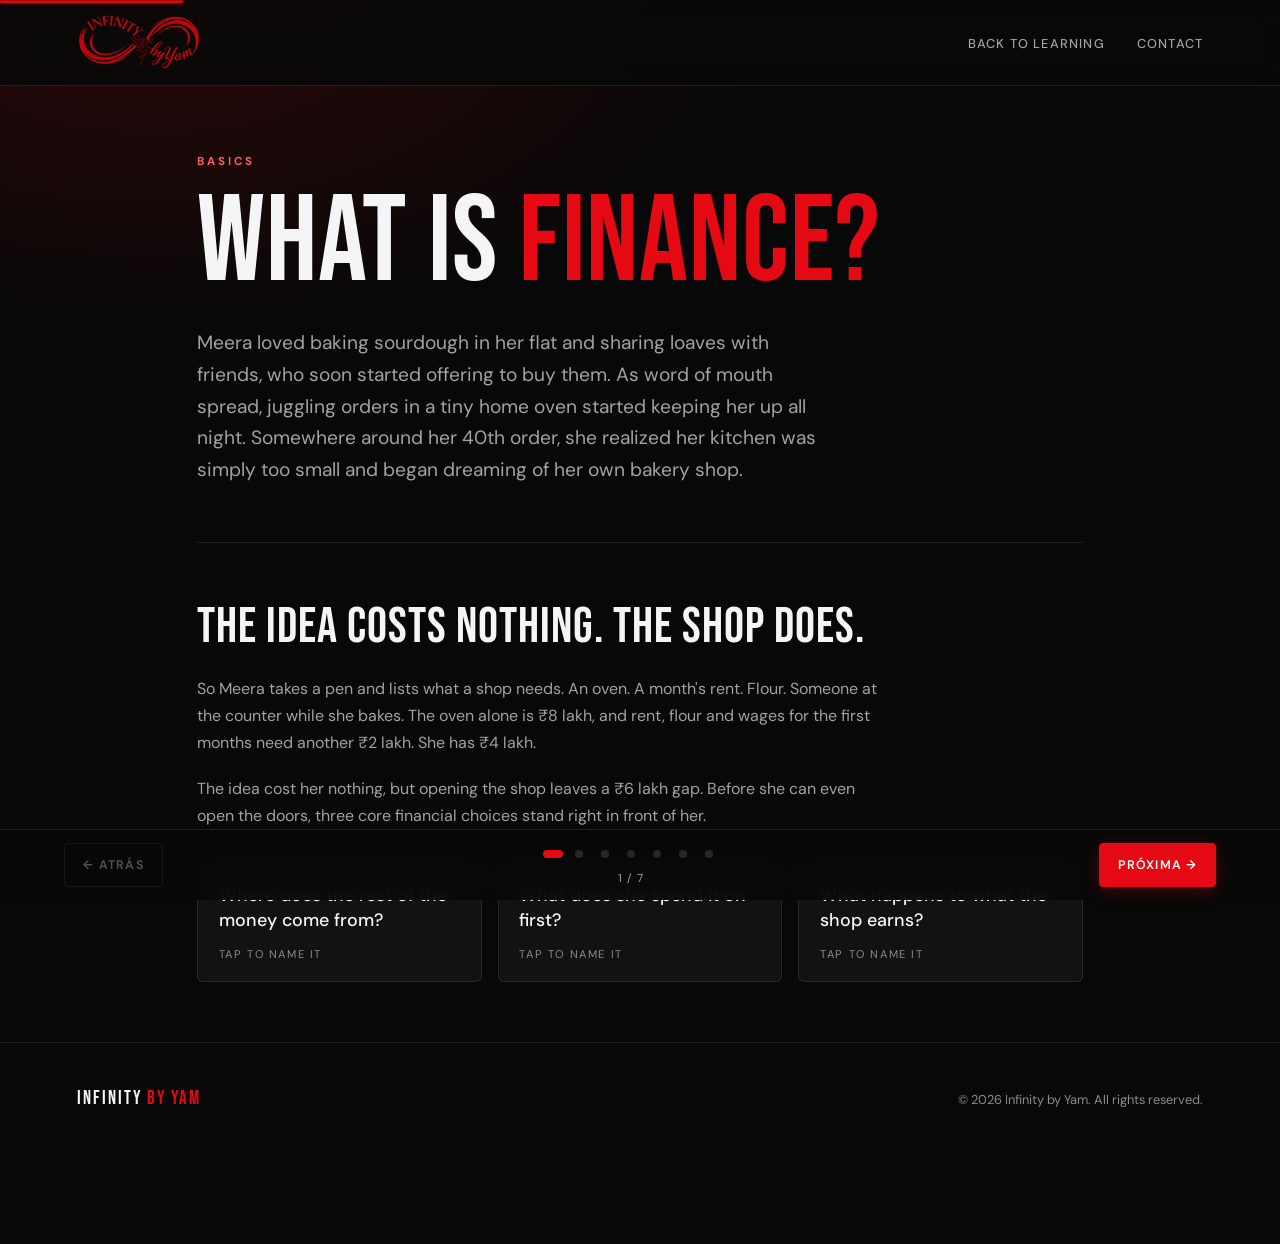
<file: Learning/Basics/what_is_finance.html>
<!DOCTYPE html>
<html lang="en">
<head>
<meta charset="UTF-8">
<meta name="viewport" content="width=device-width, initial-scale=1.0">
<title>What Is Finance · Learning by Yam</title>

<link rel="stylesheet" href="https://infinitybyyam.github.io/Learning/frame.css">
<script src="https://infinitybyyam.github.io/Learning/frame.js" defer></script>

<style>

/* Layout: one dark, cinematic column in the Learning by Yam family. A bakery story runs top to bottom, and each idea is followed by one live panel the reader can change. */

.prose { max-width: 680px; }
.prose p { margin: 0 0 1.15rem; color: var(--muted); }
.prose p strong, .prose em { color: var(--text); }
.prose strong { font-weight: 600; }
.prose em { font-style: normal; font-weight: 500; }

/* PANELS */
.panel { margin-top: 2rem; background: var(--surface); border: 1px solid var(--line); border-radius: 6px; padding: clamp(1.25rem, 3vw, 2rem); box-shadow: 0 10px 28px rgba(0,0,0,0.45); }
.badge { display: inline-block; font-size: 0.65rem; font-weight: 700; letter-spacing: 2px; text-transform: uppercase; color: var(--red-text); border: 1px solid rgba(255,90,98,0.4); background: rgba(229,9,20,0.1); padding: 0.25rem 0.6rem; border-radius: 2px; margin-bottom: 0.9rem; }
.panel p.note { font-size: 0.88rem; color: var(--muted); margin: 0.2rem 0 1.3rem; max-width: 640px; }
.small { font-size: 0.82rem; color: var(--faint); }

.chip {
  font-size: 0.75rem; font-weight: 600; letter-spacing: 1px; text-transform: uppercase;
  background: var(--black); border: 1px solid var(--line); color: var(--muted);
  padding: 0.65rem 1rem; border-radius: 4px; cursor: pointer; transition: border-color .2s, color .2s, background .2s;
}
.chip:hover { color: var(--text); }
.chip[aria-pressed="true"], .chip.on { border-color: var(--red); color: #fff; background: rgba(229,9,20,0.14); }
.chips { display: flex; flex-wrap: wrap; gap: 0.5rem; }

/* Tap-to-name cards */
.qgrid { display: grid; grid-template-columns: repeat(3, minmax(0, 1fr)); gap: 1rem; margin-top: 2rem; }
.qcard { text-align: left; background: var(--surface); border: 1px solid var(--line); border-radius: 6px; padding: 1.3rem; cursor: pointer; display: flex; flex-direction: column; gap: 0.85rem; min-width: 0; transition: border-color .2s; }
.qcard:hover { border-color: rgba(255,255,255,0.28); }
.qcard[aria-expanded="true"] { border-color: var(--red); }
.qcard .q { font-size: 1.12rem; font-weight: 500; line-height: 1.4; }
.qcard .a { color: var(--muted); font-size: 0.93rem; line-height: 1.65; }
.qcard .a b { display: block; font-family: var(--display); font-weight: 400; font-size: 1.35rem; letter-spacing: 1px; color: var(--red-text); margin-bottom: 0.3rem; }
.qcard .hint { font-size: 0.7rem; letter-spacing: 1.6px; text-transform: uppercase; color: var(--faint); margin-top: auto; }

/* Layers */
.layers { display: grid; grid-template-columns: minmax(0, 1.1fr) minmax(0, 1fr); gap: 1.5rem; align-items: start; }
.nest { border: 1px solid var(--line); border-radius: 6px; padding: 0.6rem; background: rgba(255,255,255,0.015); }
.nest .nest { margin-top: 0.6rem; }
.layer { display: block; width: 100%; text-align: left; background: none; border: none; cursor: pointer; padding: 0.55rem 0.5rem; font-family: var(--display); font-size: 1.35rem; letter-spacing: 1px; color: var(--muted); border-radius: 4px; transition: color .2s, background .2s; }
.layer:hover { color: var(--text); }
.layer[aria-pressed="true"] { color: #fff; background: rgba(229,9,20,0.18); }
.lenses { display: flex; flex-wrap: wrap; gap: 0.5rem; margin-top: 0.9rem; align-items: center; }
.lenses .lab { font-size: 0.7rem; letter-spacing: 1.6px; text-transform: uppercase; color: var(--faint); margin-right: 0.3rem; }
.lenses .layer { width: auto; border: 1px solid var(--line); padding: 0.45rem 0.9rem; font-size: 1.15rem; }
.lenses .layer[aria-pressed="true"] { border-color: var(--red); }
.detail { min-width: 0; }
.detail h3 { color: #fff; font-size: 1.9rem; }
.detail p { color: var(--muted); margin: 0 0 1rem; font-size: 0.97rem; }
.detail .meera { border-top: 1px solid var(--line); padding-top: 0.9rem; font-size: 0.9rem; }
.detail .meera span { display: block; font-size: 0.68rem; letter-spacing: 1.8px; text-transform: uppercase; color: var(--red-text); margin-bottom: 0.25rem; font-weight: 700; }
.detail .meera em { font-style: normal; color: var(--text); }

/* Labs */
.ctl { display: grid; grid-template-columns: minmax(0, 1fr) auto; gap: 0.3rem 1rem; align-items: baseline; margin-bottom: 1.1rem; max-width: 560px; }
.ctl label { font-size: 0.9rem; color: var(--muted); }
.ctl output { font-family: var(--display); font-size: 1.7rem; letter-spacing: 1px; color: #fff; font-variant-numeric: tabular-nums; }
.ctl input[type="range"] { grid-column: 1 / -1; width: 100%; accent-color: var(--red); height: 28px; }
.toggle { display: flex; flex-wrap: wrap; gap: 0.5rem; margin-bottom: 1.2rem; }
.rows { border-top: 1px solid var(--line); margin-top: 0.4rem; }
.rows .r { display: flex; justify-content: space-between; gap: 1rem; padding: 0.7rem 0; border-bottom: 1px solid var(--line); font-size: 0.95rem; color: var(--muted); }
.rows .r span { min-width: 0; }
.rows .r b { color: var(--text); font-weight: 500; font-variant-numeric: tabular-nums; white-space: nowrap; }
.rows .r.stack { flex-direction: column; gap: 0.25rem; }
.rows .r.stack b { white-space: normal; font-weight: 400; color: var(--text); }
.rows .r.key.stack b { font-family: var(--body); font-size: 0.95rem; letter-spacing: 0; font-weight: 600; }
.rows .r.key { color: var(--text); }
.rows .r.key b { font-family: var(--display); font-size: 1.5rem; letter-spacing: 1px; font-weight: 400; }
.neg { color: var(--red-text) !important; }
.pos { color: var(--good) !important; }
.verdict { margin: 1.2rem 0 0; padding: 0.9rem 1.1rem; border-left: 3px solid var(--red); background: var(--surface2); border-radius: 0 6px 6px 0; font-size: 0.97rem; color: var(--text); max-width: 680px; }
.cols2 { display: grid; grid-template-columns: repeat(2, minmax(0, 1fr)); gap: 1.5rem; }
.cols2 > div { min-width: 0; }
.chartbox { margin-top: 1.4rem; }
.chartbox svg { display: block; width: 100%; height: auto; }
.chartbox text { fill: var(--muted); font-family: var(--body); font-size: 12px; }
.chartbox .lbl-good { fill: var(--text); font-weight: 600; }
.chartbox .lbl-slow { fill: var(--red-text); font-weight: 600; }
.chartbox .grid { stroke: var(--surface3); stroke-width: 1; }
.chartbox .zero { stroke: var(--faint); stroke-width: 1; }
.chartbox .ln { fill: none; stroke-width: 2.5; }
.chartbox .ln-good { stroke: var(--text); }
.chartbox .ln-slow { stroke: var(--red-text); }
.chartbox .dot-good { fill: var(--text); stroke: var(--black); stroke-width: 2; }
.chartbox .dot-slow { fill: var(--red-text); stroke: var(--black); stroke-width: 2; }
.chartbox .axt { fill: var(--faint); }

.plan { min-width: 0; }
.plan h3 span { color: var(--muted); font-size: 1rem; font-family: var(--body); letter-spacing: 0; margin-left: 0.4rem; }
.track { position: relative; height: 14px; background: var(--surface3); border-radius: 3px; margin: 0.35rem 0 0.2rem; }
.fill { position: absolute; left: 0; top: 0; bottom: 0; background: var(--text); border-radius: 3px; transition: width .2s ease; }
.fill.low { background: var(--red-text); }
.cost { position: absolute; top: -5px; bottom: -5px; width: 2px; background: var(--red-text); }
.tl { overflow-x: auto; margin: 0.4rem 0 1rem; }
.tl table { border-collapse: collapse; width: 100%; table-layout: fixed; font-size: 0.82rem; font-variant-numeric: tabular-nums; }
.tl th, .tl td { padding: 0.35rem 0.25rem; text-align: right; border-bottom: 1px solid var(--line); }
.tl th:first-child, .tl td:first-child { width: 4.6rem; }
.tl th { color: var(--faint); font-weight: 500; font-size: 0.7rem; letter-spacing: 1px; text-transform: uppercase; }
.tl th:first-child, .tl td:first-child { text-align: left; color: var(--muted); }
.tl td { color: var(--text); }

@media (max-width: 860px) {
  .qgrid { grid-template-columns: 1fr; }
  .layers { grid-template-columns: 1fr; }
  .cols2 { grid-template-columns: 1fr; }
}
</style>
</head>
<body>
<main class="wrap">

  <header class="hero">
    <p class="eyebrow">Basics</p>
    <h1>What is <span class="accent">finance?</span></h1>
    <p class="lead" style="font-size: clamp(1.0rem, 2vw, 1.2rem);">Meera loved baking sourdough in her flat and sharing loaves with friends, who soon started offering to buy them. As word of mouth spread, juggling orders in a tiny home oven started keeping her up all night. Somewhere around her 40th order, she realized her kitchen was simply too small and began dreaming of her own bakery shop.</p>
  </header>

  <!-- 1. The idea costs nothing -->
  <section class="s">
    <h2>The idea costs nothing. The shop does.</h2>
    <div class="prose">
      <p>So Meera takes a pen and lists what a shop needs. An oven. A month's rent. Flour. Someone at the counter while she bakes. The oven alone is ₹8 lakh, and rent, flour and wages for the first months need another ₹2 lakh. She has ₹4 lakh.</p>
      <p>The idea cost her nothing, but opening the shop leaves a ₹6 lakh gap. Before she can even open the doors, three core financial choices stand right in front of her.</p>
    </div>
    <div class="qgrid">
      <button class="qcard" type="button" aria-expanded="false">
        <span class="q">Where does the rest of the money come from?</span>
        <span class="a" hidden><b>The Financing Decision</b>Her ₹4 lakh covers less than half of the ₹10 lakh she needs. The remaining ₹6 lakh can come from a bank loan or an equity partner. Every funding route carries a distinct cost and risk profile.</span>
        <span class="hint">Tap to name it</span>
      </button>
      <button class="qcard" type="button" aria-expanded="false">
        <span class="q">What does she spend it on first?</span>
        <span class="a" hidden><b>The Investment Decision</b>Should she buy a high-capacity commercial oven or expand counter space? Capital is scarce, so every rupee must go where it generates the highest return.</span>
        <span class="hint">Tap to name it</span>
      </button>
      <button class="qcard" type="button" aria-expanded="false">
        <span class="q">What happens to what the shop earns?</span>
        <span class="a" hidden><b>The Dividend Decision</b>When profits start rolling in, does Meera pay that cash out to owners or retain it to fund the next shop? Payouts give immediate reward, but retaining earnings feeds growth.</span>
        <span class="hint">Tap to name it</span>
      </button>
    </div>
  </section>

  <!-- 2. Terms -->
  <section class="s">
    <h2>Giving the worry a name</h2>
    <div class="prose">
      <p>Those three questions together, where the money comes from, where it goes and what comes back, are what <em>finance</em> is. It isn't only about bakeries. Meera's parents deciding whether to prepay their home loan are asking the same kind of question.</p>
      <p>As Meera's bakery will transform from a kitchen hobby into a corporation, finance concepts will scale up alongside her. People use different terms for different slices of this machine. Tap a layer below to see how Meera’s questions evolve across different layers of finance.</p>
    </div>
    <div class="panel">
      <div class="layers">
        <div>
          <div class="nest">
            <button class="layer" type="button" data-k="finance" aria-pressed="true">Finance</button>
            <div class="nest">
              <button class="layer" type="button" data-k="corp" aria-pressed="false">Corporate finance</button>
              <div class="nest">
                <button class="layer" type="button" data-k="fm" aria-pressed="false">Financial management</button>
              </div>
            </div>
          </div>
          <div class="lenses">
            <span class="lab">Cutting across</span>
            <button class="layer" type="button" data-k="strat" aria-pressed="false">Strategic finance</button>
            <button class="layer" type="button" data-k="val" aria-pressed="false">Valuation</button>
          </div>
        </div>
        <div class="detail" id="detail" role="status" aria-live="polite"></div>
      </div>
    </div>
    <div class="prose" style="margin-top:1.6rem">
      <p>Now let us follow Meera's growth step by step. She begins with her first major hurdle: choosing between bank debt and a partner to fund that ₹10 lakh shop.</p>
    </div>
  </section>

  <!-- 3. Financing Decision -->
  <section class="s">
    <h2>Funding the shop (Financing Decision)</h2>
    <div class="prose">
      <p>To open the ₹10 lakh shop, Meera puts in her ₹4 lakh savings, leaving ₹6 lakh to be raised. She has two options: take a bank loan at 12% annual interest, or bring in a partner who takes an equity share in exchange for cash.</p>
      <p>The bank demands its interest payment, rain or shine. An equity partner absorbs risk alongside her but claims a permanent cut of all future upside.</p>
    </div>
    <div class="panel">
      <span class="badge">Try it</span>
      <h3>Who funds the shop?</h3>
      <p class="note">The shop needs ₹10 lakh. Meera puts in ₹4 lakh. The other ₹6 lakh comes from the bank, a partner, or a mix. The shop is valued at ₹10 lakh, so every ₹1 lakh a partner puts in buys him 10% of it. In a normal year the shop earns ₹1.5 lakh before any financing cost, a 15% return. In a slow year it earns ₹0.6 lakh, a 6% return.</p>
      <div class="ctl">
        <label for="loan">Borrowed from the bank</label><output id="loanOut" for="loan"></output>
        <input id="loan" type="range" min="0" max="6" step="0.5" value="3">
      </div>
      <div class="toggle" role="group" aria-label="Which year to show">
        <button class="chip" type="button" data-y="good" aria-pressed="true">Normal year</button>
        <button class="chip" type="button" data-y="slow" aria-pressed="false">Slow year</button>
      </div>
      <div class="rows" id="levRows"></div>
      <p class="verdict" id="levVerdict" role="status" aria-live="polite"></p>
      <div class="chartbox"><svg id="levChart" viewBox="0 0 560 250" role="img" aria-label="Meera's yearly take-home against the amount she borrows, in a normal year and in a slow year"></svg></div>
      <p class="small" style="margin:0.8rem 0 0">All figures in ₹ lakh per year. Every rupee borrowed instead of taken from a partner lets Meera keep more of the shop, but the bank is paid first. In a normal year that lifts her share until about ₹4 lakh of borrowing, after which the extra interest outweighs it. In a slow year more borrowing soon works against her, and at ₹6 lakh she is below zero. That trade is called <strong style="color: var(--text);">leverage</strong>.</p>
    </div>
    <div class="prose" style="margin-top:1.6rem">
      <p>Borrowing introduces fixed obligations that make slow years harder. Once funding is secured and the bakery is open and thriving, Meera faces her next big hurdle: deciding where to reinvest her extra cash to grow.</p>
    </div>
  </section>

  <!-- 4. Investment Decision -->
  <section class="s">
    <h2>Allocating capital (Investment Decision)</h2>
    <div class="prose">
      <p>With her bakery performing well, over a few years Meera accumulates ₹10 lakh from the profit she keeps and evaluates two growth options. Plan A adds a second counter generating a steady ₹3 lakh per year for 5 years (₹15 lakh total). Plan B launches a corporate catering deal that yields ₹0 in years 1 and 2, then ₹2 lakh, ₹6 lakh, and ₹8 lakh in years 3 to 5 (₹16 lakh total).</p>
      <p>Accounting profit suggests Plan B is superior because ₹16 lakh is bigger than ₹15 lakh. However, finance accounts for timing and risk; money received sooner can be reinvested immediately. Let's test to see what each plan is actually worth today.</p>
    </div>
    <div class="panel">
      <span class="badge">Try it</span>
      <h3>Which plan is worth more today?</h3>
      <div class="ctl">
        <label for="rate">Return she could earn elsewhere, per year</label><output id="rateOut" for="rate"></output>
        <input id="rate" type="range" min="0" max="20" step="0.5" value="8">
      </div>
      <div class="toggle" role="group" aria-label="Risk of Plan B">
        <button class="chip" type="button" id="riskBtn" aria-pressed="false">Plan B is riskier: ask for 4 points more</button>
      </div>
      <div class="cols2" id="pwCols"></div>
      <p class="verdict" id="pwVerdict" role="status" aria-live="polite"></p>
    </div>
    <div class="prose" style="margin-top:1.6rem">
      <p>Looking strictly at accounting profit fails because it ignores cash timing, opportunity cost, and risk. Sound investment decisions target <strong>wealth creation</strong>: discounting all future net cash flows back to their value today. If her local shop ever grew large enough to list publicly one day, its share price would simply reflect the market's running estimate of that exact wealth.</p>
    </div>
  </section>

  <!-- 5. Dividend Decision -->
  <section class="s">
    <h2>Sharing the spoils (Dividend Decision)</h2>
    <div class="prose">
      <p>Once investments start generating surplus earnings, Meera reaches her third master choice: <strong>The Dividend Decision</strong>.</p>
      <p>She must decide how to split the profits. Should she pay out that cash to herself and her equity partner as a cash dividend, or retain the profits inside the company to fund a brand new second branch? If she brought in an equity partner earlier, this will no longer be just her solo call.</p>
      <p>Paying dividends gives owners immediate cash rewards to use as they please. Retaining earnings feeds future organic business growth without taking on extra bank debt. Striking the right balance here determines how fast the bakery expands versus how happy the current owners are.</p>
    </div>
    <div class="panel">
      <span class="badge">The Trade-off</span>
      <h3>Payout vs. Reinvestment</h3>
      <div class="rows">
        <div class="r stack"><span>If she pays out 100% as Dividend</span><b>Immediate cash for owners, but zero internal funds for opening new branches.</b></div>
        <div class="r stack"><span>If she retains 100% of Earnings</span><b>Fast expansion into new stores, but owners get no cash yield today.</b></div>
        <div class="r key stack"><span>The CFO's Balance</span><b>Find the optimal payout ratio that maximizes long-term owner wealth.</b></div>
      </div>
    </div>
    <div class="prose" style="margin-top:1.6rem">
      <p>Meera has figured out how to fund the shop, where to grow, and how to split the profits. But she is about to learn a brutal lesson: paper profit and cold hard cash are two entirely different worlds.</p>
    </div>
  </section>

  <!-- 6. Cash Flow -->
  <section class="s">
    <h2>Daily reality (Managing Cash Flow)</h2>
    <div class="prose">
      <p>Accounting records a sale the day it is made. Finance asks a harder question: when does the money land in the bank? To scale up further, Meera starts supplying sourdough loaves in bulk to local cafes.</p>
      <p>Her counter still sells ₹2.5 lakh a month, paid on the spot. The cafés add ₹1 lakh a month, and flour, staff wages, packing and rent now cost ₹3.2 lakh. On paper, her monthly profit is ₹0.3 lakh. Growing the bakery has used up most of her savings, so she starts the month with just ₹0.5 lakh in the bank. And the cafes insist on paying on 30-day credit terms.</p>
    </div>
    <div class="panel">
      <span class="badge">Try it</span>
      <h3>Month one, after the cafés pay</h3>
      <div class="ctl">
        <label for="days">Cafés take this long to pay</label><output id="daysOut" for="days"></output>
        <input id="days" type="range" min="0" max="30" step="1" value="30">
      </div>
      <div class="rows" id="cashRows"></div>
      <p class="verdict" id="cashVerdict" role="status" aria-live="polite"></p>
      <p class="small" style="margin:0.8rem 0 0">This is month one only. Counter customers pay on the spot. Once cafés take 30 days to pay, none of this month&rsquo;s café sales has reached the bank yet.</p>
    </div>
    <div class="prose" style="margin-top:1.6rem">
      <p>Meera cannot pay her landlord or flour supplier with paper profit; she can only pay with cash. Managing working capital gaps, maintaining liquidity, and aligning capital decisions is the primary domain of the Chief Financial Officer (CFO). Today, the CFO works directly alongside the CEO to ensure that aggressive growth is supported by cash solvency.</p>
    </div>
  </section>

  <!-- 7. Agency -->
  <section class="s">
    <h2>Scaling up (The Agency Problem)</h2>
    <div class="prose">
      <p>As the bakery grows to two shops, Meera can no longer manage daily operations at both. She hires a professional general manager to run the day-to-day business.</p>
      <p>This introduces a fundamental corporate conflict: the <strong>Agency Problem</strong>. As an owner, Meera wants long-term wealth creation. The manager, however, may prioritize expanding head-count and opening prestige stores to boost his own resume, even if those decisions lower total profits. The fix is alignment: tying a manager's rewards to the actual value he builds changes the projects he decides to take on.</p>
    </div>
    <div class="panel">
      <span class="badge">Try it</span>
      <h3>What does the manager choose?</h3>
      <div class="ctl">
        <label for="share">His pay linked to value created</label><output id="shareOut" for="share"></output>
        <input id="share" type="range" min="0" max="40" step="1" value="0">
      </div>
      <div class="cols2" id="agCols"></div>
      <p class="verdict" id="agVerdict" role="status" aria-live="polite"></p>
      <p class="small" style="margin:0.8rem 0 0">At 0%, his pay does not depend on whether the project works. Negative pay means he shares in the loss. Amounts in ₹ lakh.</p>
    </div>
    <div class="prose" style="margin-top:1.6rem">
      <p>Aligning manager incentives with long-term wealth creation reduces agency costs. Lenders face similar agency risks, enforcing strict debt covenants to protect their capital. <strong><em>From a neighborhood sourdough bakery to a multi-billion dollar enterprise, the core principles of finance remain identical: raising capital, making sound investments, deciding payouts, managing cash flow, and aligning corporate control.</em></strong></p>
    </div>
  </section>

</main>

<script>
(function () {
  var MINUS = '−';
  function $(s) { return document.querySelector(s); }
  function $$(s) { return Array.prototype.slice.call(document.querySelectorAll(s)); }
  function lakh(n, d) {
    d = d == null ? 2 : d;
    var z = Math.abs(n) < Math.pow(10, -d) / 2;
    var v = Math.abs(n).toFixed(d);
    return (n < 0 && !z ? MINUS : '') + '₹' + v + ' lakh';
  }
  function cls(n) { return n < -0.004 ? 'neg' : (n > 0.004 ? 'pos' : ''); }

  /* Three questions */
  $$('.qcard').forEach(function (c) {
    c.addEventListener('click', function () {
      var open = c.getAttribute('aria-expanded') === 'true';
      c.setAttribute('aria-expanded', open ? 'false' : 'true');
      c.querySelector('.a').hidden = open;
      c.querySelector('.hint').hidden = !open;
    });
  });

  /* Layers */
  var LAYERS = {
    finance: { t: 'Finance', p: 'The whole subject: how people, businesses and governments find money, use it, and cope with not knowing how things will turn out. Everything below sits inside it.', m: 'Should she prepay her parents’ loan or invest in her own business?' },
    corp: { t: 'Corporate finance', p: 'Finance inside a company. Once the bakery has its own name, bank account and outside investors, the questions become formal, and there are rules about who gets paid first.', m: 'Should the bakery company borrow, or sell a share to a partner?' },
    fm: { t: 'Financial management', p: 'The working side of it: the people inside the firm who plan the money, raise it, put it to work and watch it. Books usually use this and corporate finance almost interchangeably. But we will treat corporate finance as the subject and financial management as the job.', m: 'Is there enough cash in the bank to pay the flour supplier on Friday?' },
    strat: { t: 'Strategic finance', p: 'The same three questions, with the direction of the whole business in view. It is less about whether to buy this oven and more about which business to be in and how to pay to get there. The name is used loosely in the field, and we use it for the decisions that shape where a company goes.', m: 'Should we stay a bakery, or become a packaged snacks company?' },
    val: { t: 'Valuation', p: 'The measuring stick under everything else. A decision is only good if it creates more value than it costs, and you cannot say that without a way to put a number on what something is worth.', m: 'What is the bakery worth, and what would a second shop add to that?' }
  };
  function showLayer(k) {
    var d = LAYERS[k];
    $('#detail').innerHTML = '<h3>' + d.t + '</h3><p>' + d.p + '</p><div class="meera"><span>Meera’s version</span><em>' + d.m + '</em></div>';
    $$('.layer').forEach(function (b) { b.setAttribute('aria-pressed', b.getAttribute('data-k') === k ? 'true' : 'false'); });
  }
  $$('.layer').forEach(function (b) { b.addEventListener('click', function () { showLayer(b.getAttribute('data-k')); }); });
  showLayer('finance');

  /* Leverage lab */
  var year = 'good';
  var PROFIT = { good: 1.5, slow: 0.6 };
  var INT = 0.12, MEERA_IN = 4, OUTSIDE = 6, COST = 10;
  function levCalc(L, y) {
    var interest = INT * L;
    var left = PROFIT[y] - interest;
    var partnerIn = OUTSIDE - L;
    var pShare = partnerIn / COST, mShare = 1 - pShare;
    var meera = left * mShare;
    var partner = left * pShare;
    return { interest: interest, left: left, meera: meera, partner: partner, partnerIn: partnerIn, pShare: pShare, mShare: mShare };
  }
  function drawLev(L) {
    /* The drawing is sized to the box it sits in, so text stays at its real size on a phone instead of shrinking or forcing a sideways scroll. */
    var svg = $('#levChart');
    var W = Math.round(svg.parentNode.clientWidth) || 560;
    W = Math.max(260, Math.min(W, 760));
    var narrow = W < 440;
    var H = 250, ml = 40, mr = narrow ? 12 : 84, mt = narrow ? 44 : 22, mb = 40;
    var pw = W - ml - mr, ph = H - mt - mb, y0 = -0.2, y1 = 0.9;
    svg.setAttribute('viewBox', '0 0 ' + W + ' ' + H);
    function X(l) { return ml + pw * l / 6; }
    function Y(v) { return mt + ph * (y1 - v) / (y1 - y0); }
    var s = '';
    [0, 0.2, 0.4, 0.6, 0.8].forEach(function (v) {
      s += '<line class="' + (v === 0 ? 'zero' : 'grid') + '" x1="' + ml + '" x2="' + (ml + pw) + '" y1="' + Y(v) + '" y2="' + Y(v) + '"/>';
      s += '<text class="axt" x="' + (ml - 8) + '" y="' + (Y(v) + 4) + '" text-anchor="end">' + v.toFixed(1) + '</text>';
    });
    [0, 2, 4, 6].forEach(function (l) {
      s += '<text class="axt" x="' + X(l) + '" y="' + (H - 20) + '" text-anchor="middle">' + l + '</text>';
    });
    s += '<text class="axt" x="' + (ml + pw / 2) + '" y="' + (H - 4) + '" text-anchor="middle">Borrowed from the bank (₹ lakh)</text>';
    s += '<text class="axt" x="4" y="12">Meera keeps (₹ lakh)</text>';
    ['good', 'slow'].forEach(function (y) {
      var d = '';
      for (var l = 0; l <= 6.001; l += 0.5) { d += (d ? 'L' : 'M') + X(l).toFixed(1) + ' ' + Y(levCalc(l, y).meera).toFixed(1); }
      s += '<path class="ln ln-' + y + '" d="' + d + '"/>';
    });
    ['good', 'slow'].forEach(function (y) {
      var v = levCalc(L, y).meera;
      s += '<circle class="dot-' + y + '" cx="' + X(L) + '" cy="' + Y(v) + '" r="5"/>';
    });
    if (narrow) {
      s += '<line class="ln ln-good" x1="' + ml + '" x2="' + (ml + 18) + '" y1="30" y2="30"/><text class="lbl-good" x="' + (ml + 24) + '" y="34">Normal year</text>';
      s += '<line class="ln ln-slow" x1="' + (ml + 120) + '" x2="' + (ml + 138) + '" y1="30" y2="30"/><text class="lbl-slow" x="' + (ml + 144) + '" y="34">Slow year</text>';
    } else {
      s += '<text class="lbl-good" x="' + (X(6) + 8) + '" y="' + (Y(levCalc(6, 'good').meera) + 4) + '">Normal year</text>';
      s += '<text class="lbl-slow" x="' + (X(6) + 8) + '" y="' + (Y(levCalc(6, 'slow').meera) + 4) + '">Slow year</text>';
    }
    $('#levChart').innerHTML = s;
  }
  function renderLev() {
    var L = parseFloat($('#loan').value);
    $('#loanOut').textContent = '₹' + L.toFixed(1) + ' lakh';
    var c = levCalc(L, year);
    var rows = [
      ['What the shop earns before financing', '<b>' + lakh(PROFIT[year]) + '</b>', ''],
      ['Interest owed to the bank, rain or shine', '<b>' + lakh(c.interest) + '</b>', ''],
      ['Left for the people who own the bakery', '<b class="' + cls(c.left) + '">' + lakh(c.left) + '</b>', ''],
      ['Partner’s share (he put in ' + lakh(c.partnerIn, 1) + ' for ' + Math.round(c.pShare * 100) + '% of the shop)', '<b class="' + cls(c.partner) + '">' + lakh(c.partner) + '</b>', ''],
      ['Meera’s share (she owns ' + Math.round(c.mShare * 100) + '%)', '<b class="' + cls(c.meera) + '">' + lakh(c.meera) + '</b>', ' key']
    ];
    $('#levRows').innerHTML = rows.map(function (r) { return '<div class="r' + r[2] + '"><span>' + r[0] + '</span>' + r[1] + '</div>'; }).join('');
    var g = levCalc(L, 'good').meera, s = levCalc(L, 'slow').meera;
    var msg = 'With ' + lakh(L, 1) + ' borrowed, Meera keeps ' + lakh(g) + ' in a normal year and ' + lakh(s) + ' in a slow one.';
    if (s < -0.004) msg += ' In the slow year the bank still has to be paid, so the shortfall comes out of her pocket.';
    else if (L === 0) msg += ' Nothing is owed to the bank, but most of the upside goes to the partner.';
    $('#levVerdict').textContent = msg;
    drawLev(L);
  }
  /* Redraw the chart only when its width changes. Redrawing changes the chart's height, so reacting to every size change would loop. */
  var lastW = 0;
  function redrawIfWider() {
    var w = Math.round($('#levChart').parentNode.clientWidth);
    if (w && w !== lastW) { lastW = w; drawLev(parseFloat($('#loan').value)); }
  }
  if (window.ResizeObserver) { new ResizeObserver(function () { window.requestAnimationFrame(redrawIfWider); }).observe($('#levChart').parentNode); }
  else { window.addEventListener('resize', redrawIfWider); }
  $('#loan').addEventListener('input', renderLev);
  $('#loan').addEventListener('change', renderLev);
  $$('[data-y]').forEach(function (b) {
    b.addEventListener('click', function () {
      year = b.getAttribute('data-y');
      $$('[data-y]').forEach(function (x) { x.setAttribute('aria-pressed', x === b ? 'true' : 'false'); });
      renderLev();
    });
  });
  renderLev();

  /* Profit vs wealth */
  var A = [3, 3, 3, 3, 3], B = [0, 0, 2, 6, 8], OUT = 10, PREM = 4, MAXV = 17;
  var risky = false;
  function pv(arr, r) { var t = 0; for (var i = 0; i < arr.length; i++) t += arr[i] / Math.pow(1 + r, i + 1); return t; }
  function sum(arr) { return arr.reduce(function (a, b) { return a + b; }, 0); }
  function crossover(prem) {
    var prev = null;
    for (var r = 0; r <= 0.3001; r += 0.0005) {
      var d = pv(A, r) - pv(B, r + prem / 100);
      if (prev !== null && prev < 0 && d >= 0) return r * 100;
      prev = d;
    }
    return null;
  }
  function planHtml(name, sub, arr, rate, bump, isB) {
    var worth = pv(arr, (rate + bump) / 100);
    var net = worth - OUT;
    var tl = '<div class="tl"><table><tr><th>Year</th><th>1</th><th>2</th><th>3</th><th>4</th><th>5</th></tr><tr><td>Cash in</td>' + arr.map(function (v) { return '<td>' + v + '</td>'; }).join('') + '</tr></table></div>';
    return '<div class="plan"><h3>' + name + '<span>' + sub + '</span></h3>' + tl +
      '<div class="rows"><div class="r"><span>Total cash over five years</span><b>' + lakh(sum(arr), 0) + '</b></div>' +
      '<div class="r"><span>Worth today' + (bump ? ' (at ' + (rate + bump).toFixed(1) + '%)' : '') + '</span><b>' + lakh(worth) + '</b></div></div>' +
      '<div class="track" aria-hidden="true"><div class="fill' + (worth < OUT ? ' low' : '') + '" style="width:' + (worth / MAXV * 100).toFixed(1) + '%"></div><div class="cost" style="left:' + (OUT / MAXV * 100).toFixed(1) + '%"></div></div>' +
      '<div class="small">Red line is the ₹10 lakh it costs</div>' +
      '<div class="rows"><div class="r key"><span>Wealth created</span><b class="' + cls(net) + '">' + lakh(net) + '</b></div></div></div>';
  }
  function renderPW() {
    var rate = parseFloat($('#rate').value);
    $('#rateOut').textContent = rate.toFixed(1) + '%';
    $('#pwCols').innerHTML = planHtml('Plan A:', 'Steady Counter', A, rate, 0) + planHtml('Plan B:', 'Catering Tie-up', B, rate, risky ? PREM : 0);
    var a = pv(A, rate / 100), b = pv(B, (rate + (risky ? PREM : 0)) / 100);
    var win = a > b ? 'Plan A' : 'Plan B';
    var msg = 'Counting cash, Plan B wins by ₹1 lakh. Counting what each is worth today, ' + win + ' is ahead by ' + lakh(Math.abs(a - b)) + '.';
    if (a - b < 0 && Math.abs(a - b) < 0.005) msg = 'The two plans are worth the same today.';
    var x = crossover(risky ? PREM : 0);
    if (x !== null) msg += ' Plan B only comes out ahead if her alternative return is below about ' + x.toFixed(1) + '%.';
    else if (a > b) msg += ' Plan A is ahead at every rate on the slider.';
    var under = [];
    if (a < OUT) under.push('Plan A');
    if (b < OUT) under.push('Plan B');
    if (under.length) msg += ' ' + under.join(' and ') + (under.length > 1 ? ' are' : ' is') + ' worth less today than the ₹10 lakh ' + (under.length > 1 ? 'they cost' : 'it costs') + ', so ' + (under.length > 1 ? 'they destroy' : 'it destroys') + ' wealth even though ' + (under.length > 1 ? 'they show' : 'it shows') + ' a profit.';
    $('#pwVerdict').textContent = msg;
  }
  $('#rate').addEventListener('input', renderPW);
  $('#rate').addEventListener('change', renderPW);
  $('#riskBtn').addEventListener('click', function () {
    risky = !risky;
    this.setAttribute('aria-pressed', risky ? 'true' : 'false');
    renderPW();
  });
  renderPW();

  /* Cash vs profit */
  var START = 0.5, COUNTER = 2.5, CAFE = 1.0, COSTS = 3.2;
  function renderCash() {
    var d = parseInt($('#days').value, 10);
    $('#daysOut').textContent = d + ' days';
    var frac = Math.max(0, Math.min(1, (30 - d) / 30));
    var fromCafe = CAFE * frac, owed = CAFE - fromCafe;
    var cash = START + COUNTER + fromCafe - COSTS;
    var profit = COUNTER + CAFE - COSTS;
    var rows = [
      ['Profit this month, on paper', '<b class="pos">' + lakh(profit) + '</b>', ''],
      ['Cash from counter sales', '<b>' + lakh(COUNTER) + '</b>', ''],
      ['Cash actually received from cafés', '<b>' + lakh(fromCafe) + '</b>', ''],
      ['Costs paid out', '<b>' + MINUS + '₹' + COSTS.toFixed(2) + ' lakh</b>', ''],
      ['Bank balance at month end (she started with ' + lakh(START) + ')', '<b class="' + cls(cash - START) + '">' + lakh(cash) + '</b>', ' key']
    ];
    $('#cashRows').innerHTML = rows.map(function (r) { return '<div class="r' + r[2] + '"><span>' + r[0] + '</span>' + r[1] + '</div>'; }).join('');
    var m;
    if (cash < 0) m = 'She is short by ' + lakh(-cash) + ' while still showing a profit. She will have to borrow, delay paying a supplier, or skip her own pay. This is why finance tracks cash and not only profit.';
    else if (d === 0) m = 'Everyone pays on the spot, so her balance rises by ' + lakh(cash - START) + ', the same as her profit.';
    else if (Math.abs(cash - START) < 0.005) m = 'Her balance is back where it started, ' + lakh(START) + ', even though she made ' + lakh(profit) + ' on paper. The cafés still owe her ' + lakh(owed) + '.';
    else if (cash < START) m = 'Her balance has fallen from ' + lakh(START) + ' to ' + lakh(cash) + ' even though she made ' + lakh(profit) + ' on paper. The cafés still owe her ' + lakh(owed) + '. This is why finance tracks cash and not only profit.';
    else m = 'Her balance still rises, to ' + lakh(cash) + ', but by less than her ' + lakh(profit) + ' profit, because the cafés still owe her ' + lakh(owed) + '. Push the slider towards 30 days and watch it fall.';
    $('#cashVerdict').textContent = m;
  }
  $('#days').addEventListener('input', renderCash);
  $('#days').addEventListener('change', renderCash);
  renderCash();

  /* Agency */
  var PROJ = [
    { n: 'Open three new shops in a year', v: -3, perk: 1.2, why: 'Bigger title and team' },
    { n: 'Upgrade the two shops already running', v: 4.5, perk: 0.3, why: 'Little change in his title' }
  ];
  function renderAg() {
    var s = parseInt($('#share').value, 10) / 100;
    $('#shareOut').textContent = Math.round(s * 100) + '%';
    var pay = PROJ.map(function (p) { return p.perk + s * p.v; });
    var pick = Math.abs(pay[0] - pay[1]) < 0.0005 ? -1 : (pay[0] > pay[1] ? 0 : 1);
    $('#agCols').innerHTML = PROJ.map(function (p, i) {
      var myPay = pay[i];
      var owners = p.v * (1 - s);
      return '<div class="plan"><h3>' + p.n + '</h3><div class="rows">' +
        '<div class="r"><span>Value it adds to the business</span><b class="' + cls(p.v) + '">' + lakh(p.v, 1) + '</b></div>' +
        '<div class="r"><span>What it’s worth to him (' + p.why.toLowerCase() + '; costs the owners nothing)</span><b>' + lakh(p.perk, 1) + '</b></div>' +
        '<div class="r"><span>His share of the value</span><b class="' + cls(s * p.v) + '">' + lakh(s * p.v) + '</b></div>' +
        '<div class="r key"><span>What he gets</span><b>' + lakh(myPay) + '</b></div>' +
        '<div class="r"><span>What the owners are left with</span><b class="' + cls(owners) + '">' + lakh(owners) + '</b></div></div></div>';
    }).join('');
    var m;
    if (pick === -1) m = 'At exactly this share the manager is indifferent between the two projects.';
    else {
      var p = PROJ[pick], o = p.v * (1 - s);
      m = 'He picks “' + p.n.toLowerCase() + '”. The owners end up ' + lakh(Math.abs(o)) + (o < 0 ? ' worse off.' : ' better off.');
      if (pick === 1 && s > 0) m += ' Aligning his pay cost them ' + lakh(s * PROJ[1].v) + ' but turned a loss into a gain.';
    }
    $('#agVerdict').textContent = m;
  }
  $('#share').addEventListener('input', renderAg);
  $('#share').addEventListener('change', renderAg);
  renderAg();
})();
</script>

</body>
</html>
</file>
